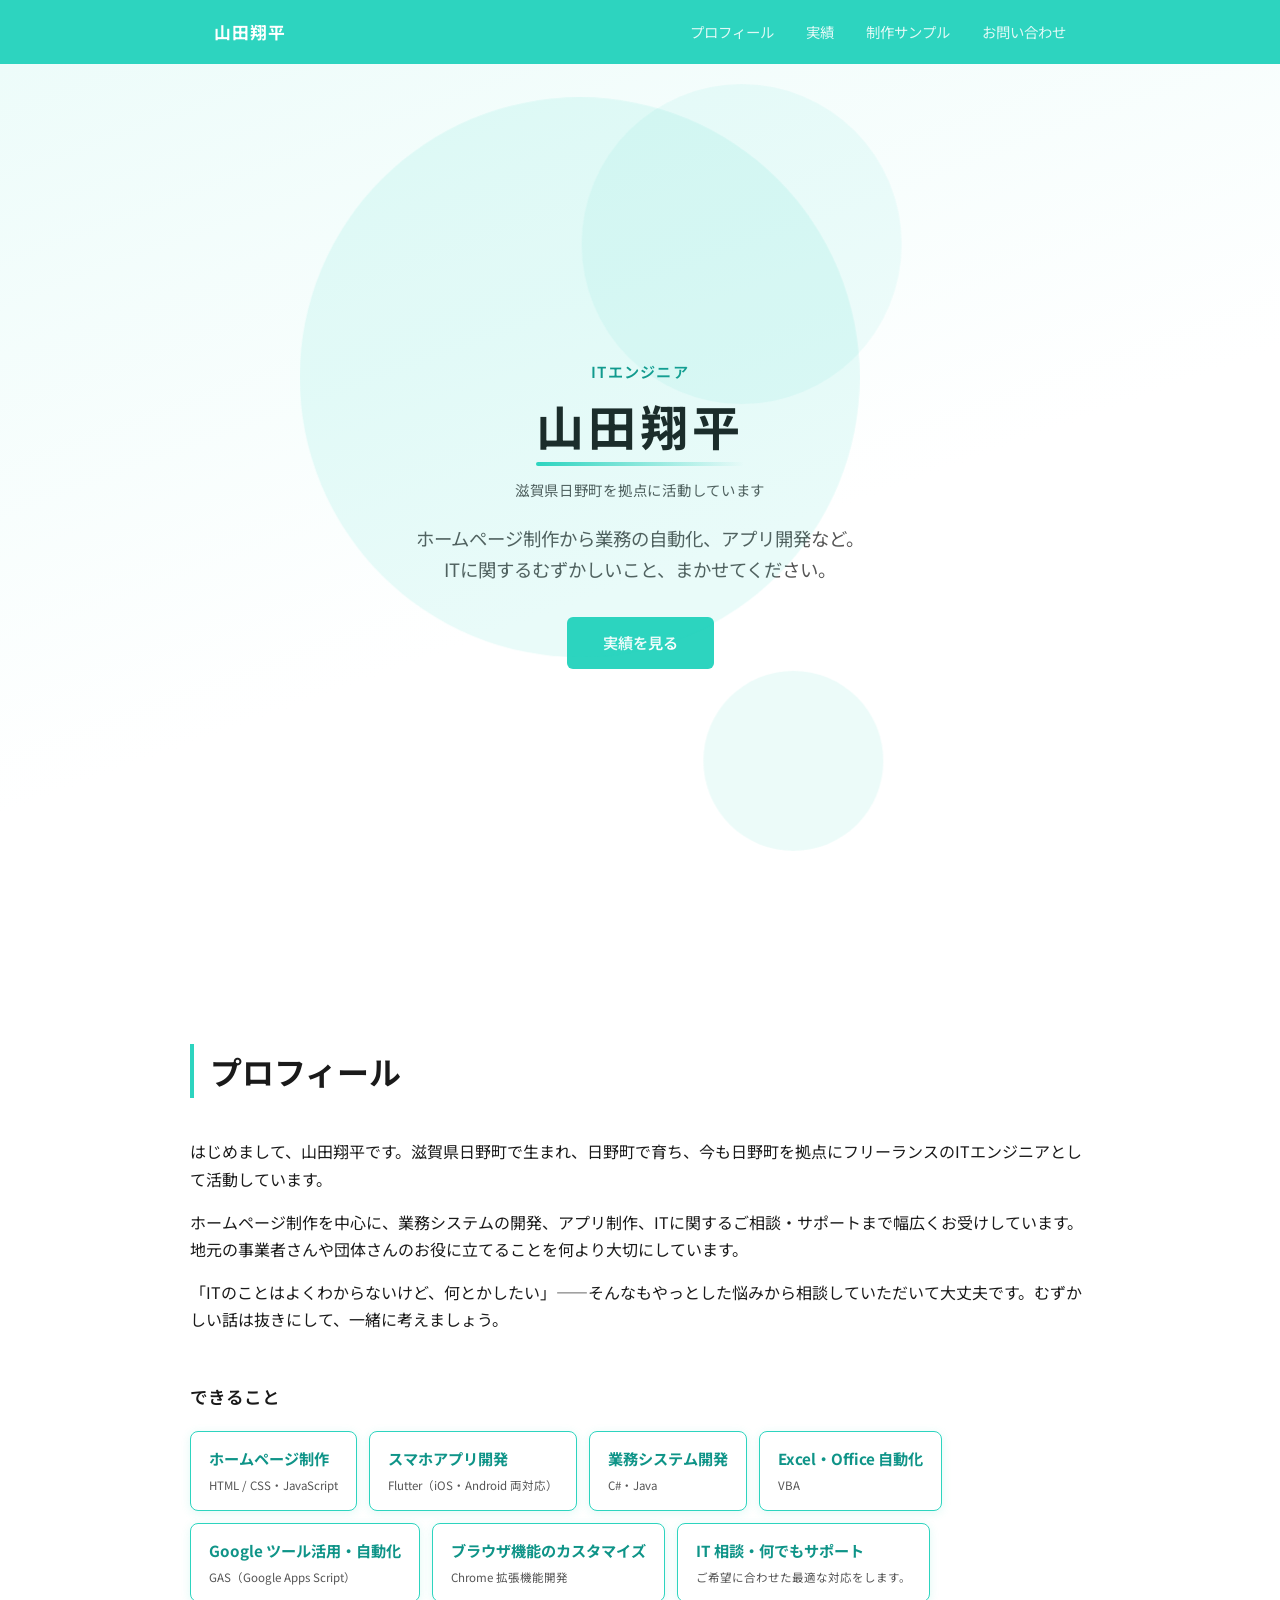
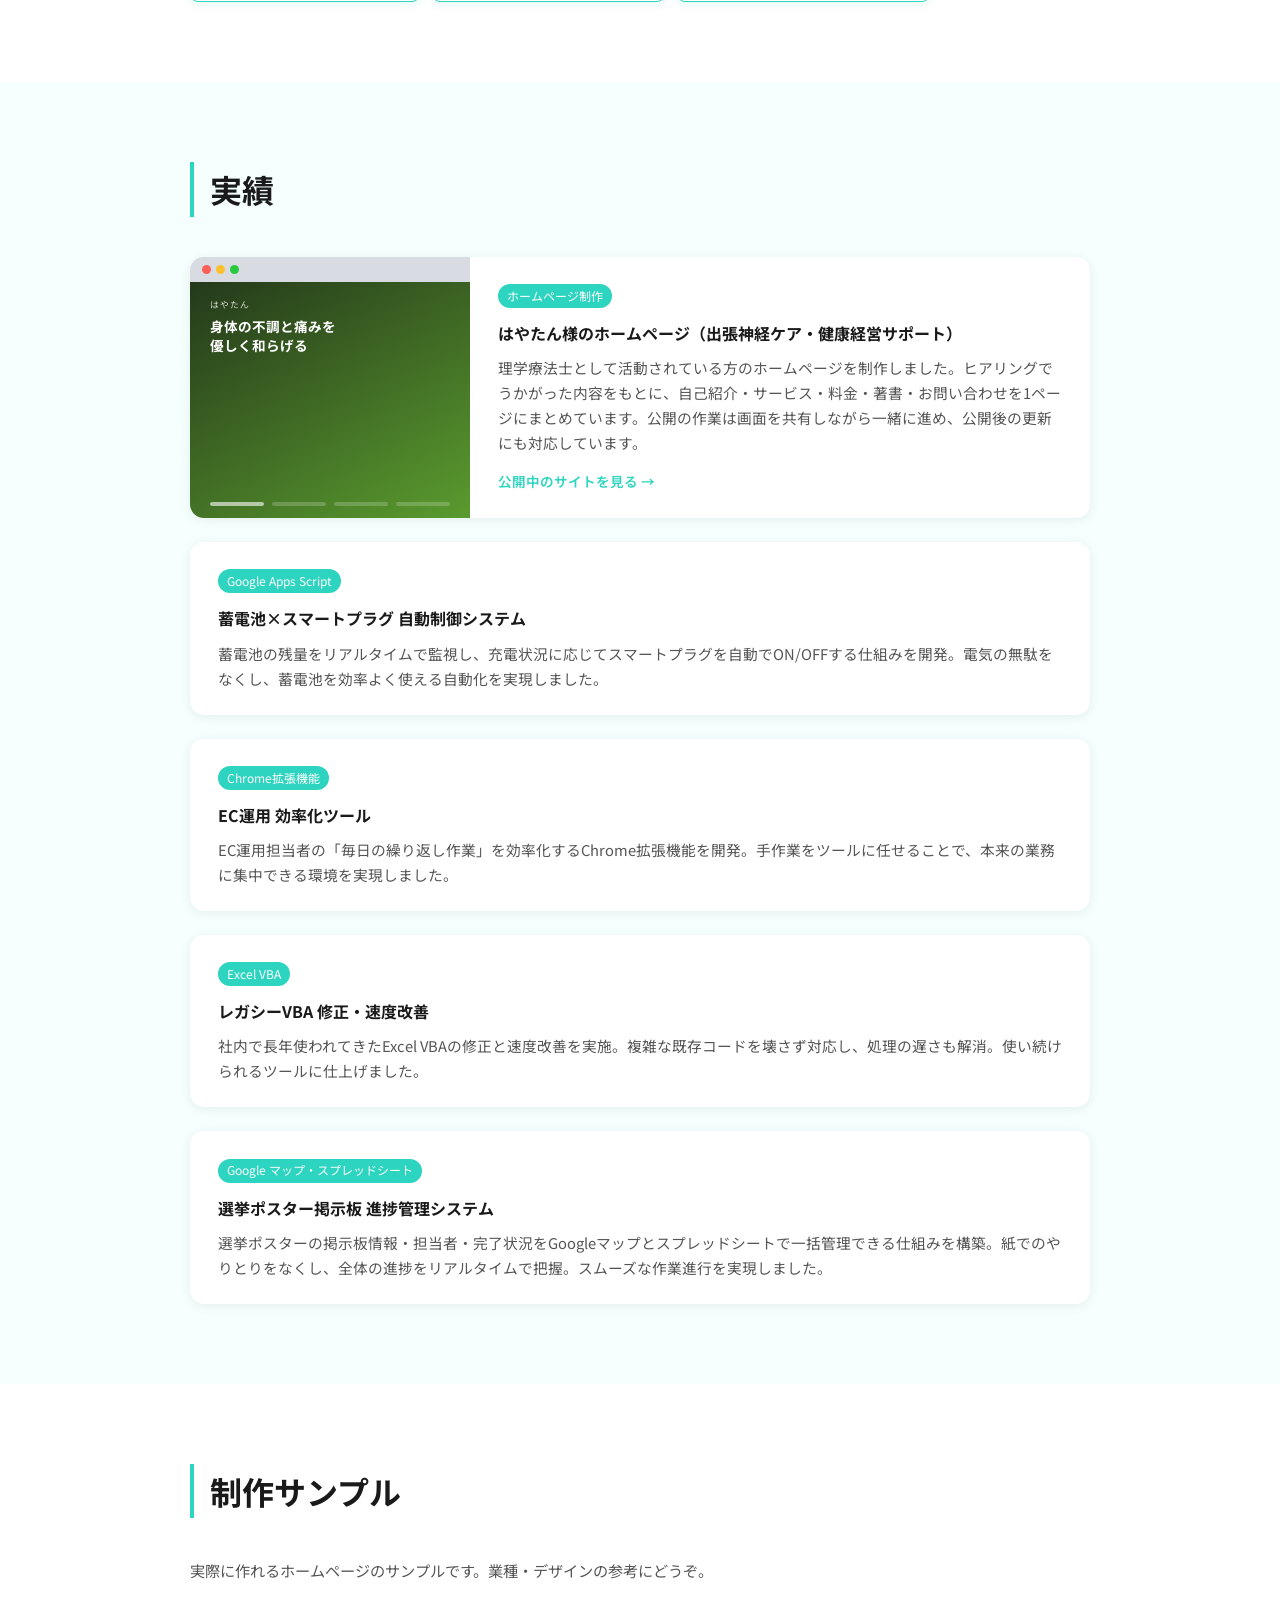
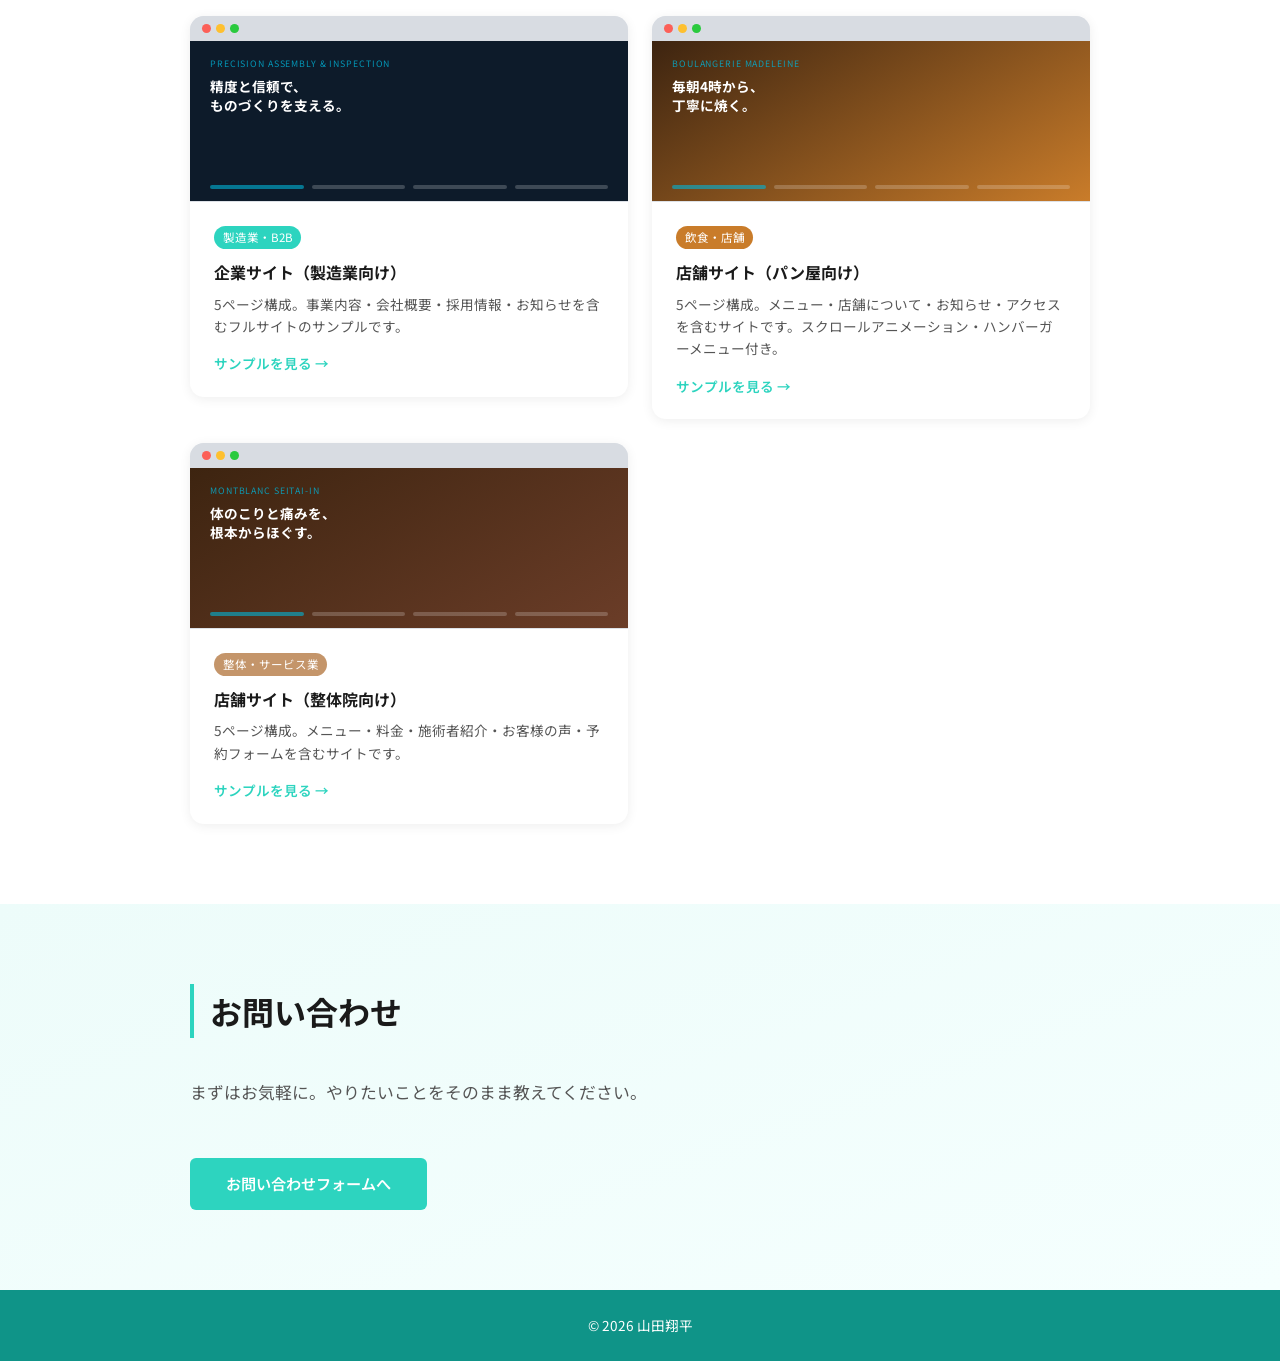
<file: index.html>
<!DOCTYPE html>
<html lang="ja">
<head>
  <meta charset="UTF-8">
  <meta name="viewport" content="width=device-width, initial-scale=1.0">
  <meta name="robots" content="noindex, nofollow">
  <title>山田翔平 | ITエンジニア</title>
  <link rel="preconnect" href="https://fonts.googleapis.com">
  <link rel="preconnect" href="https://fonts.gstatic.com" crossorigin>
  <link href="https://fonts.googleapis.com/css2?family=Noto+Sans+JP:wght@400;600;700&display=swap" rel="stylesheet">
  <link rel="stylesheet" href="style.css">
</head>
<body>

  <header class="nav" id="top">
    <div class="nav__inner">
      <a href="#top" class="nav__logo">山田翔平</a>
      <nav>
        <ul class="nav__links">
          <li><a href="#profile">プロフィール</a></li>
          <li><a href="#works">実績</a></li>
          <li><a href="#samples">制作サンプル</a></li>
          <li><a href="#contact">お問い合わせ</a></li>
        </ul>
      </nav>
    </div>
  </header>

  <section class="hero">
    <div class="hero__circle hero__circle--lg"></div>
    <div class="hero__circle hero__circle--md"></div>
    <div class="hero__circle hero__circle--sm"></div>
    <div class="hero__inner">
      <p class="hero__tagline">ITエンジニア</p>
      <h1 class="hero__name">山田翔平</h1>
      <p class="hero__location">滋賀県日野町を拠点に活動しています</p>
      <p class="hero__catchcopy"><span class="hero__phrase">ホームページ制作から</span><span class="hero__phrase">業務の自動化、アプリ開発など。</span><br><span class="hero__phrase">ITに関するむずかしいこと、</span><span class="hero__phrase">まかせてください。</span></p>
      <a href="#works" class="btn">実績を見る</a>
    </div>
  </section>

  <section class="section" id="profile">
    <div class="container">
      <h2 class="section__title fade-up">プロフィール</h2>
      <div class="profile__text">
        <p class="fade-up delay-1">はじめまして、山田翔平です。滋賀県日野町で生まれ、日野町で育ち、今も日野町を拠点にフリーランスのITエンジニアとして活動しています。</p>
        <p class="fade-up delay-2">ホームページ制作を中心に、業務システムの開発、アプリ制作、ITに関するご相談・サポートまで幅広くお受けしています。地元の事業者さんや団体さんのお役に立てることを何より大切にしています。</p>
        <p class="fade-up delay-3">「ITのことはよくわからないけど、何とかしたい」——そんなもやっとした悩みから相談していただいて大丈夫です。むずかしい話は抜きにして、一緒に考えましょう。</p>
      </div>
      <h3 class="skills__heading fade-up">できること</h3>
      <ul class="skills">
        <li class="skill-tag fade-up delay-1">
          <span class="skill-tag__label">ホームページ制作</span>
          <span class="skill-tag__tech">HTML / CSS・JavaScript</span>
        </li>
        <li class="skill-tag fade-up delay-2">
          <span class="skill-tag__label">スマホアプリ開発</span>
          <span class="skill-tag__tech">Flutter（iOS・Android 両対応）</span>
        </li>
        <li class="skill-tag fade-up delay-3">
          <span class="skill-tag__label">業務システム開発</span>
          <span class="skill-tag__tech">C#・Java</span>
        </li>
        <li class="skill-tag fade-up delay-1">
          <span class="skill-tag__label">Excel・Office 自動化</span>
          <span class="skill-tag__tech">VBA</span>
        </li>
        <li class="skill-tag fade-up delay-2">
          <span class="skill-tag__label">Google ツール活用・自動化</span>
          <span class="skill-tag__tech">GAS（Google Apps Script）</span>
        </li>
        <li class="skill-tag fade-up delay-3">
          <span class="skill-tag__label">ブラウザ機能のカスタマイズ</span>
          <span class="skill-tag__tech">Chrome 拡張機能開発</span>
        </li>
        <li class="skill-tag fade-up delay-4">
          <span class="skill-tag__label">IT 相談・何でもサポート</span>
          <span class="skill-tag__tech">ご希望に合わせた最適な対応をします。</span>
        </li>
      </ul>
    </div>
  </section>

  <section class="section section--alt" id="works">
    <div class="container">
      <h2 class="section__title fade-up">実績</h2>
      <ul class="works__list">
        <li class="work-card work-card--site fade-up delay-1">
          <a href="https://hayatan-86.com/" target="_blank" rel="noopener noreferrer">
            <div class="sample-card__browser">
              <div class="sample-card__browser-bar">
                <span></span><span></span><span></span>
              </div>
              <div class="sample-card__preview sample-card__preview--hayatan">
                <div class="sample-card__preview-hero">
                  <p class="sample-card__preview-label">はやたん</p>
                  <p class="sample-card__preview-title">身体の不調と痛みを<br>優しく和らげる</p>
                </div>
                <div class="sample-card__preview-nav">
                  <span></span><span></span><span></span><span></span>
                </div>
              </div>
            </div>
            <div class="work-card__body">
              <p class="work-card__tag">ホームページ制作</p>
              <h3 class="work-card__title">はやたん様のホームページ（出張神経ケア・健康経営サポート）</h3>
              <p class="work-card__desc">理学療法士として活動されている方のホームページを制作しました。ヒアリングでうかがった内容をもとに、自己紹介・サービス・料金・著書・お問い合わせを1ページにまとめています。公開の作業は画面を共有しながら一緒に進め、公開後の更新にも対応しています。</p>
              <span class="sample-card__link">公開中のサイトを見る →</span>
            </div>
          </a>
        </li>
        <li class="work-card fade-up delay-1">
          <p class="work-card__tag">Google Apps Script</p>
          <h3 class="work-card__title">蓄電池×スマートプラグ 自動制御システム</h3>
          <p class="work-card__desc">蓄電池の残量をリアルタイムで監視し、充電状況に応じてスマートプラグを自動でON/OFFする仕組みを開発。電気の無駄をなくし、蓄電池を効率よく使える自動化を実現しました。</p>
        </li>
        <li class="work-card fade-up delay-2">
          <p class="work-card__tag">Chrome拡張機能</p>
          <h3 class="work-card__title">EC運用 効率化ツール</h3>
          <p class="work-card__desc">EC運用担当者の「毎日の繰り返し作業」を効率化するChrome拡張機能を開発。手作業をツールに任せることで、本来の業務に集中できる環境を実現しました。</p>
        </li>
        <li class="work-card fade-up delay-3">
          <p class="work-card__tag">Excel VBA</p>
          <h3 class="work-card__title">レガシーVBA 修正・速度改善</h3>
          <p class="work-card__desc">社内で長年使われてきたExcel VBAの修正と速度改善を実施。複雑な既存コードを壊さず対応し、処理の遅さも解消。使い続けられるツールに仕上げました。</p>
        </li>
        <li class="work-card fade-up delay-4">
          <p class="work-card__tag">Google マップ・スプレッドシート</p>
          <h3 class="work-card__title">選挙ポスター掲示板 進捗管理システム</h3>
          <p class="work-card__desc">選挙ポスターの掲示板情報・担当者・完了状況をGoogleマップとスプレッドシートで一括管理できる仕組みを構築。紙でのやりとりをなくし、全体の進捗をリアルタイムで把握。スムーズな作業進行を実現しました。</p>
        </li>
      </ul>
    </div>
  </section>

  <section class="section" id="samples">
    <div class="container">
      <h2 class="section__title fade-up">制作サンプル</h2>
      <p class="samples__lead fade-up delay-1">実際に作れるホームページのサンプルです。業種・デザインの参考にどうぞ。</p>
      <ul class="samples__list">
        <li class="sample-card fade-up delay-1">
          <a href="samples/sample01/index.html" target="_blank" rel="noopener noreferrer">
            <div class="sample-card__browser">
              <div class="sample-card__browser-bar">
                <span></span><span></span><span></span>
              </div>
              <div class="sample-card__preview">
                <div class="sample-card__preview-hero">
                  <p class="sample-card__preview-label">Precision Assembly &amp; Inspection</p>
                  <p class="sample-card__preview-title">精度と信頼で、<br>ものづくりを支える。</p>
                </div>
                <div class="sample-card__preview-nav">
                  <span></span><span></span><span></span><span></span>
                </div>
              </div>
            </div>
            <div class="sample-card__body">
              <p class="sample-card__tag">製造業・B2B</p>
              <h3 class="sample-card__title">企業サイト（製造業向け）</h3>
              <p class="sample-card__desc">5ページ構成。事業内容・会社概要・採用情報・お知らせを含むフルサイトのサンプルです。</p>
              <span class="sample-card__link">サンプルを見る →</span>
            </div>
          </a>
        </li>
        <li class="sample-card fade-up delay-2">
          <a href="samples/sample03/index.html" target="_blank" rel="noopener noreferrer">
            <div class="sample-card__browser">
              <div class="sample-card__browser-bar">
                <span></span><span></span><span></span>
              </div>
              <div class="sample-card__preview sample-card__preview--bakery">
                <div class="sample-card__preview-hero">
                  <p class="sample-card__preview-label">Boulangerie Madeleine</p>
                  <p class="sample-card__preview-title">毎朝4時から、<br>丁寧に焼く。</p>
                </div>
                <div class="sample-card__preview-nav">
                  <span></span><span></span><span></span><span></span>
                </div>
              </div>
            </div>
            <div class="sample-card__body">
              <p class="sample-card__tag sample-card__tag--bakery">飲食・店舗</p>
              <h3 class="sample-card__title">店舗サイト（パン屋向け）</h3>
              <p class="sample-card__desc">5ページ構成。メニュー・店舗について・お知らせ・アクセスを含むサイトです。スクロールアニメーション・ハンバーガーメニュー付き。</p>
              <span class="sample-card__link">サンプルを見る →</span>
            </div>
          </a>
        </li>
        <li class="sample-card fade-up delay-3">
          <a href="samples/sample02/index.html" target="_blank" rel="noopener noreferrer">
            <div class="sample-card__browser">
              <div class="sample-card__browser-bar">
                <span></span><span></span><span></span>
              </div>
              <div class="sample-card__preview sample-card__preview--warm">
                <div class="sample-card__preview-hero">
                  <p class="sample-card__preview-label">Montblanc Seitai-in</p>
                  <p class="sample-card__preview-title">体のこりと痛みを、<br>根本からほぐす。</p>
                </div>
                <div class="sample-card__preview-nav">
                  <span></span><span></span><span></span><span></span>
                </div>
              </div>
            </div>
            <div class="sample-card__body">
              <p class="sample-card__tag sample-card__tag--warm">整体・サービス業</p>
              <h3 class="sample-card__title">店舗サイト（整体院向け）</h3>
              <p class="sample-card__desc">5ページ構成。メニュー・料金・施術者紹介・お客様の声・予約フォームを含むサイトです。</p>
              <span class="sample-card__link">サンプルを見る →</span>
            </div>
          </a>
        </li>
      </ul>
    </div>
  </section>

  <section class="section section--alt" id="contact">
    <div class="container">
      <h2 class="section__title fade-up">お問い合わせ</h2>
      <p class="contact__lead fade-up delay-1">まずはお気軽に。やりたいことをそのまま教えてください。</p>
      <a href="https://forms.gle/zqJ8c3pQj29Q1jH1A" class="btn fade-up delay-2" target="_blank" rel="noopener noreferrer">お問い合わせフォームへ</a>
    </div>
  </section>

  <footer class="footer">
    <p>© 2026 山田翔平</p>
  </footer>

  <script>
    const nav = document.querySelector('.nav');
    window.addEventListener('scroll', () => {
      nav.classList.toggle('nav--scrolled', window.scrollY > 0);
    });

    const hero = document.querySelector('.hero');
    const balls = Array.from(document.querySelectorAll('.hero__circle')).map(el => {
      const size = el.offsetWidth;
      const x = Math.random() * (hero.offsetWidth - size);
      const y = Math.random() * (hero.offsetHeight - size);
      const speed = 0.4 + Math.random() * 0.4;
      const angle = Math.random() * Math.PI * 2;
      el.style.left = '0px';
      el.style.top = '0px';
      el.style.transform = `translate(${x}px, ${y}px)`;
      return { el, x, y, dx: Math.cos(angle) * speed, dy: Math.sin(angle) * speed, size };
    });

    function animate() {
      const w = hero.offsetWidth;
      const h = hero.offsetHeight;
      balls.forEach(b => {
        b.x += b.dx;
        b.y += b.dy;
        if (b.x <= 0)          { b.x = 0;          b.dx =  Math.abs(b.dx); }
        if (b.x >= w - b.size) { b.x = w - b.size; b.dx = -Math.abs(b.dx); }
        if (b.y <= 0)          { b.y = 0;           b.dy =  Math.abs(b.dy); }
        if (b.y >= h - b.size) { b.y = h - b.size;  b.dy = -Math.abs(b.dy); }
        b.el.style.transform = `translate(${b.x}px, ${b.y}px)`;
      });
      requestAnimationFrame(animate);
    }

    animate();

    const fadeEls = document.querySelectorAll('.fade-up');
    const obs = new IntersectionObserver(entries => {
      entries.forEach(e => { if (e.isIntersecting) { e.target.classList.add('is-visible'); obs.unobserve(e.target); } });
    }, { threshold: 0.12 });
    fadeEls.forEach(el => obs.observe(el));
  </script>

</body>
</html>
</file>
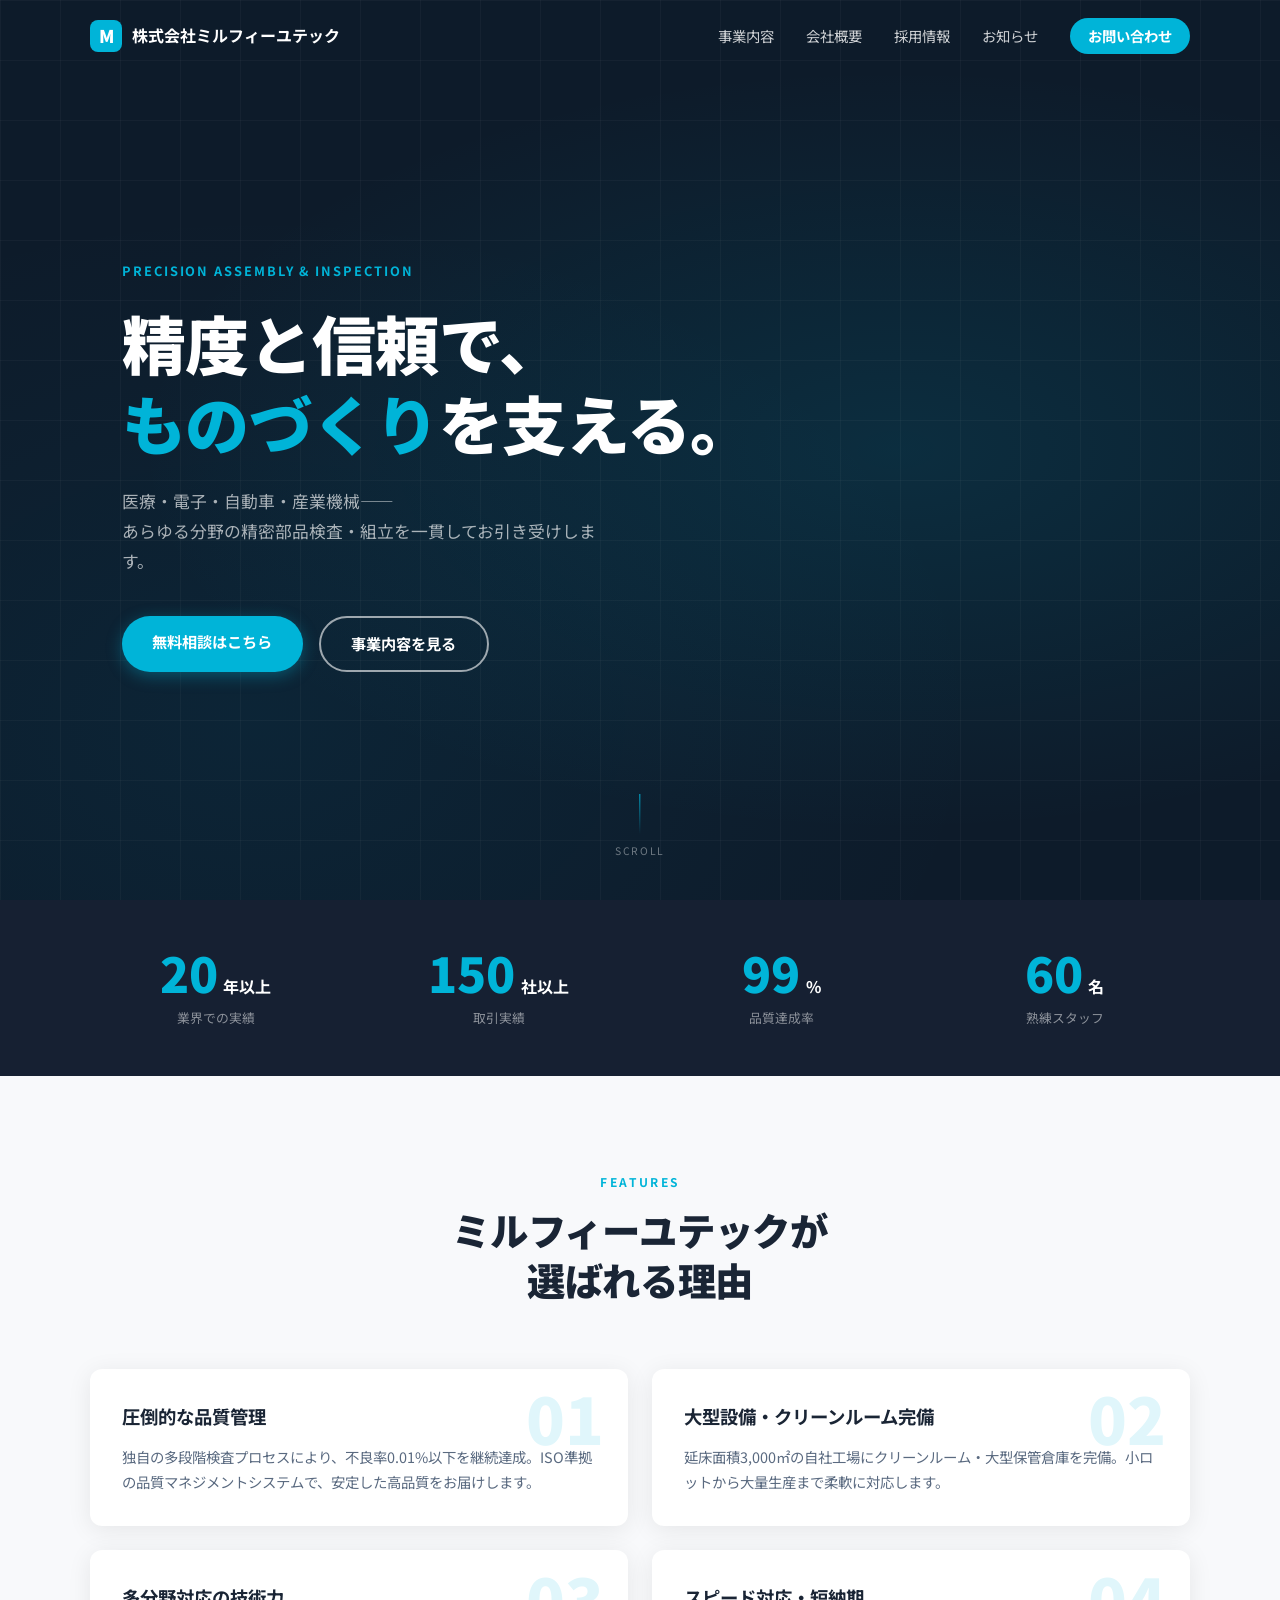
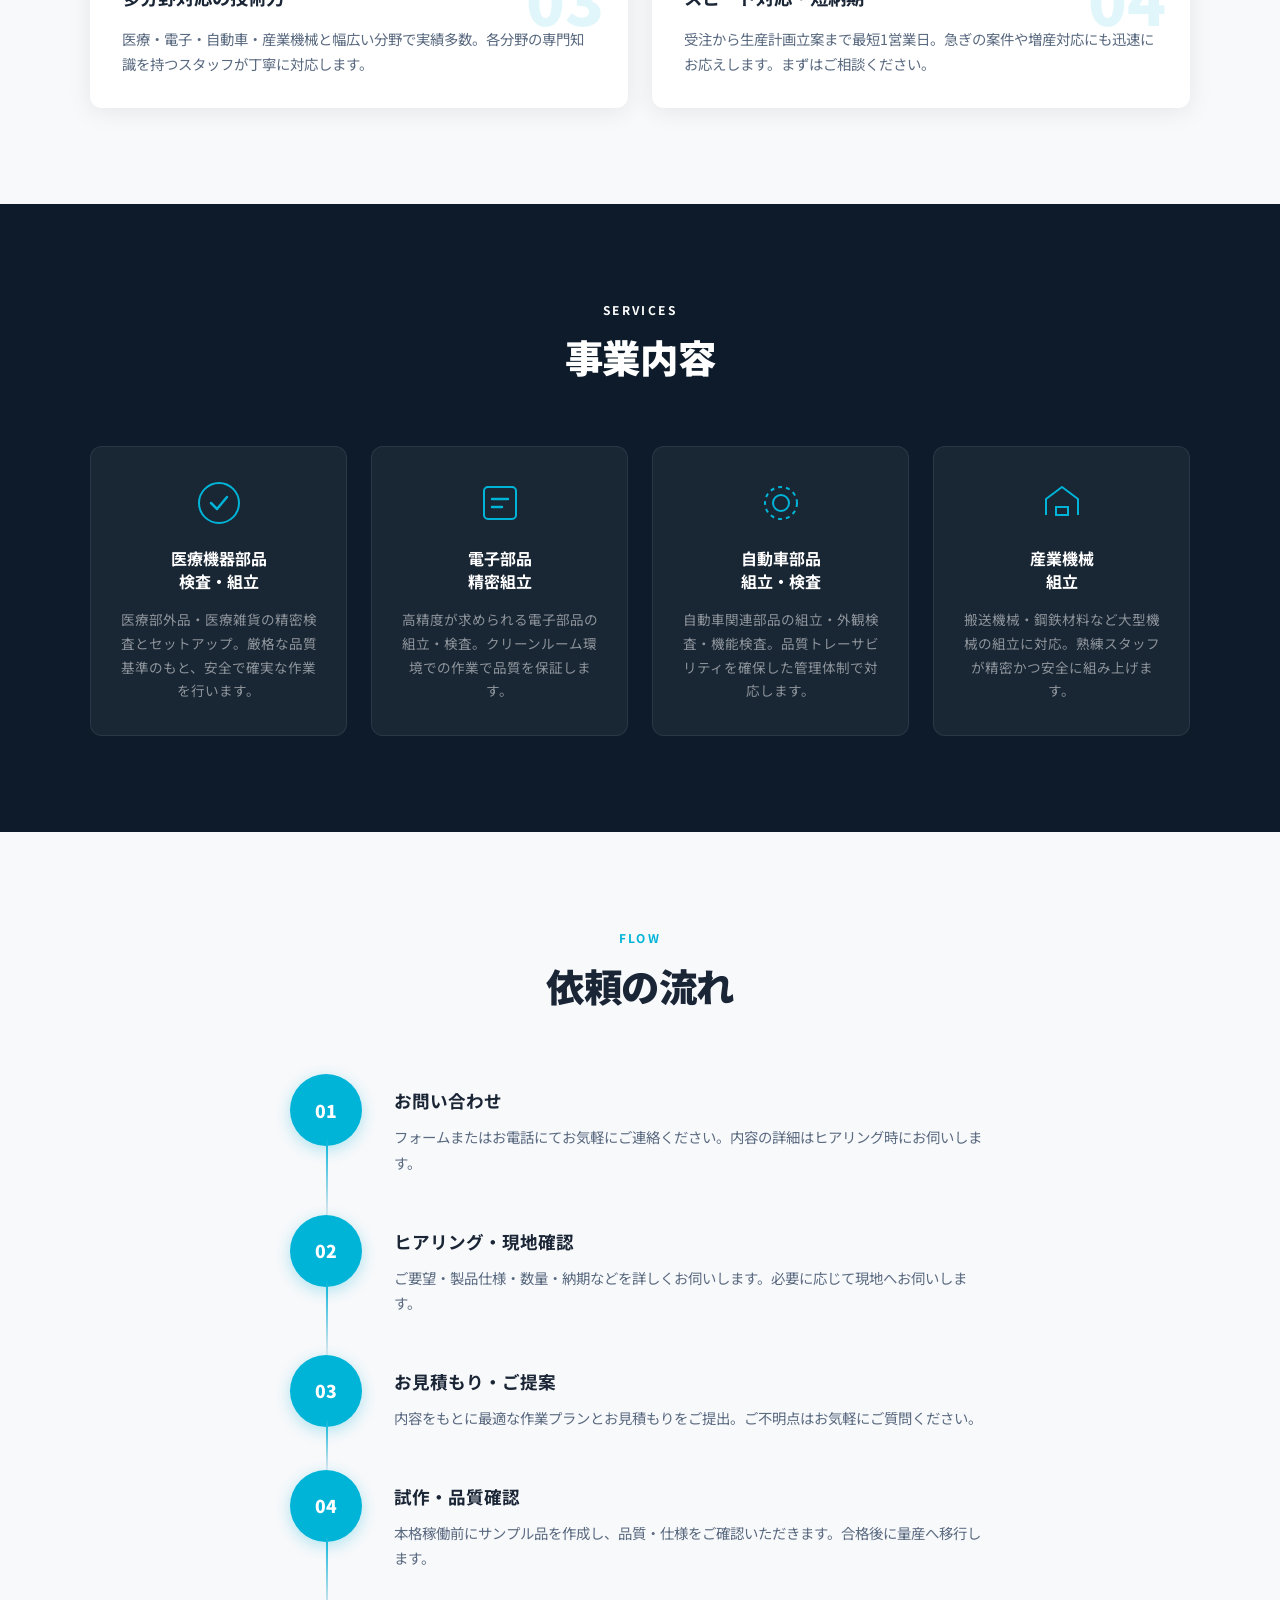
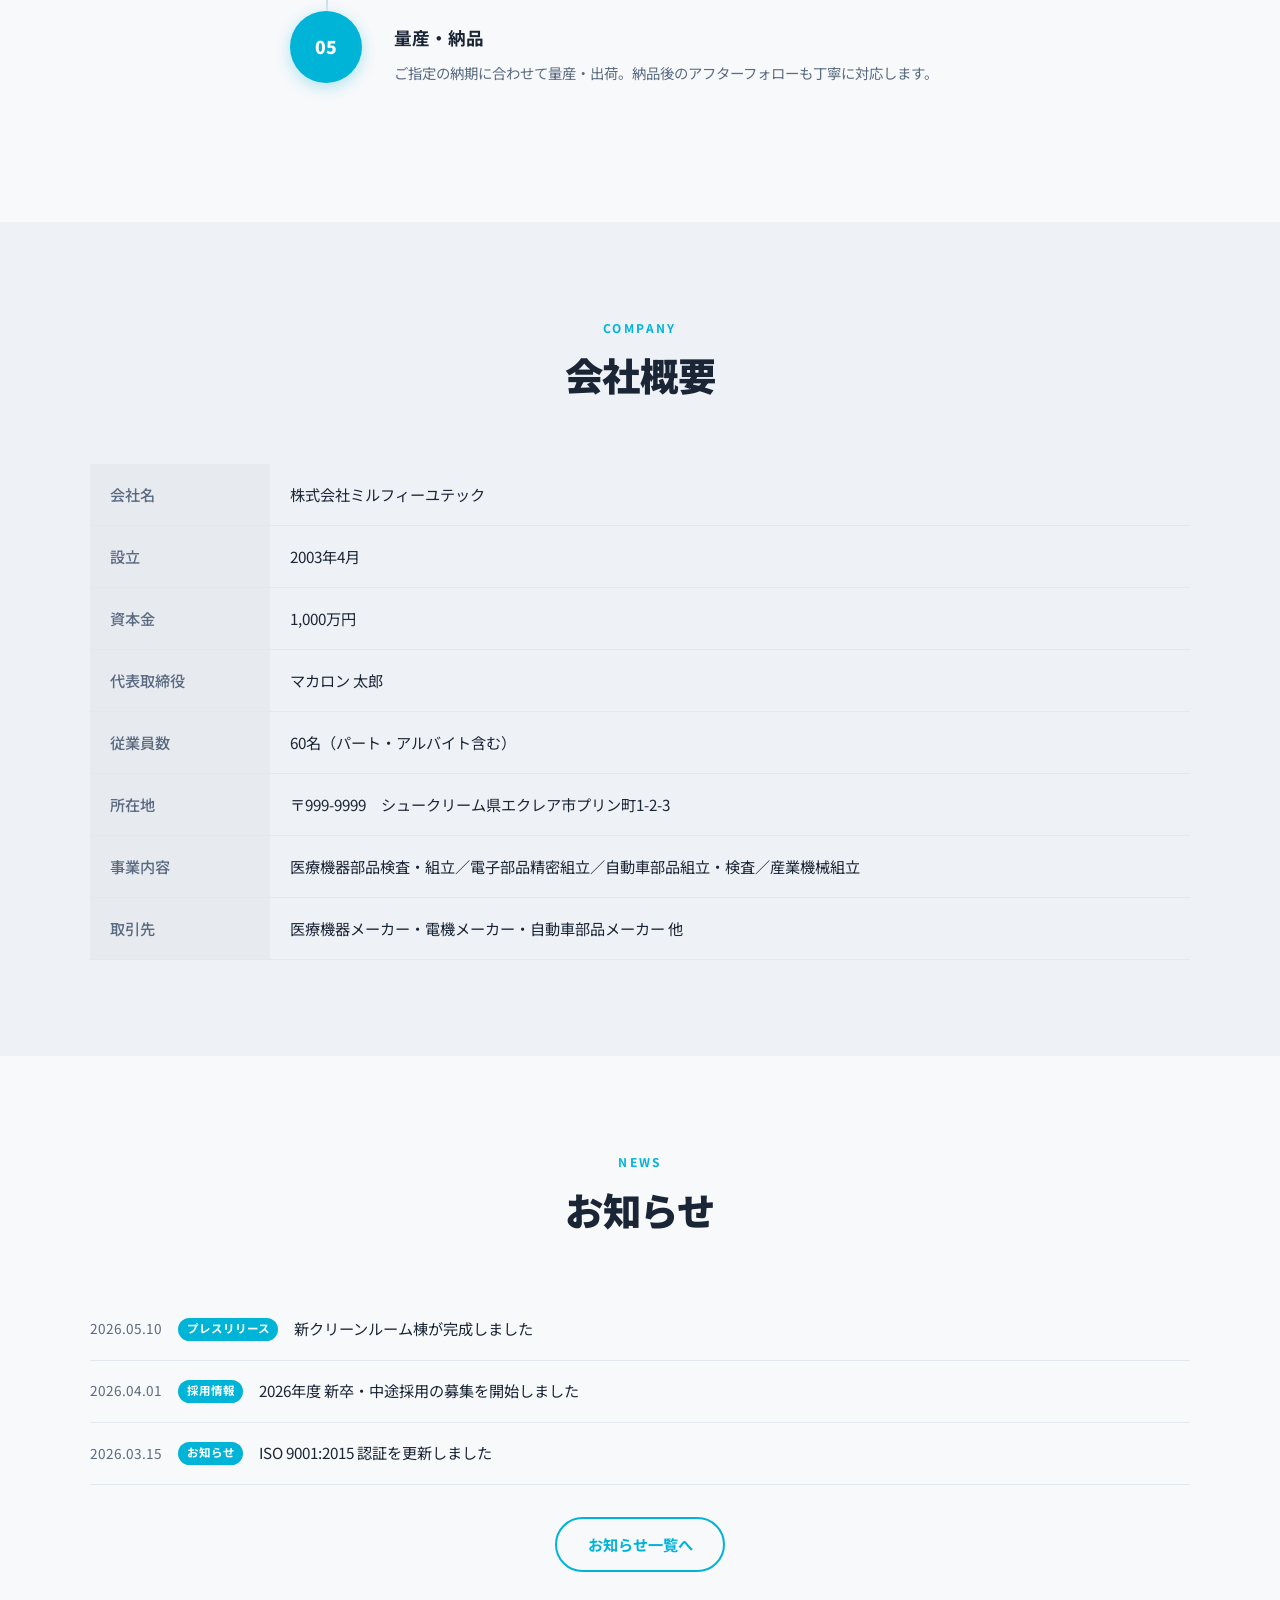
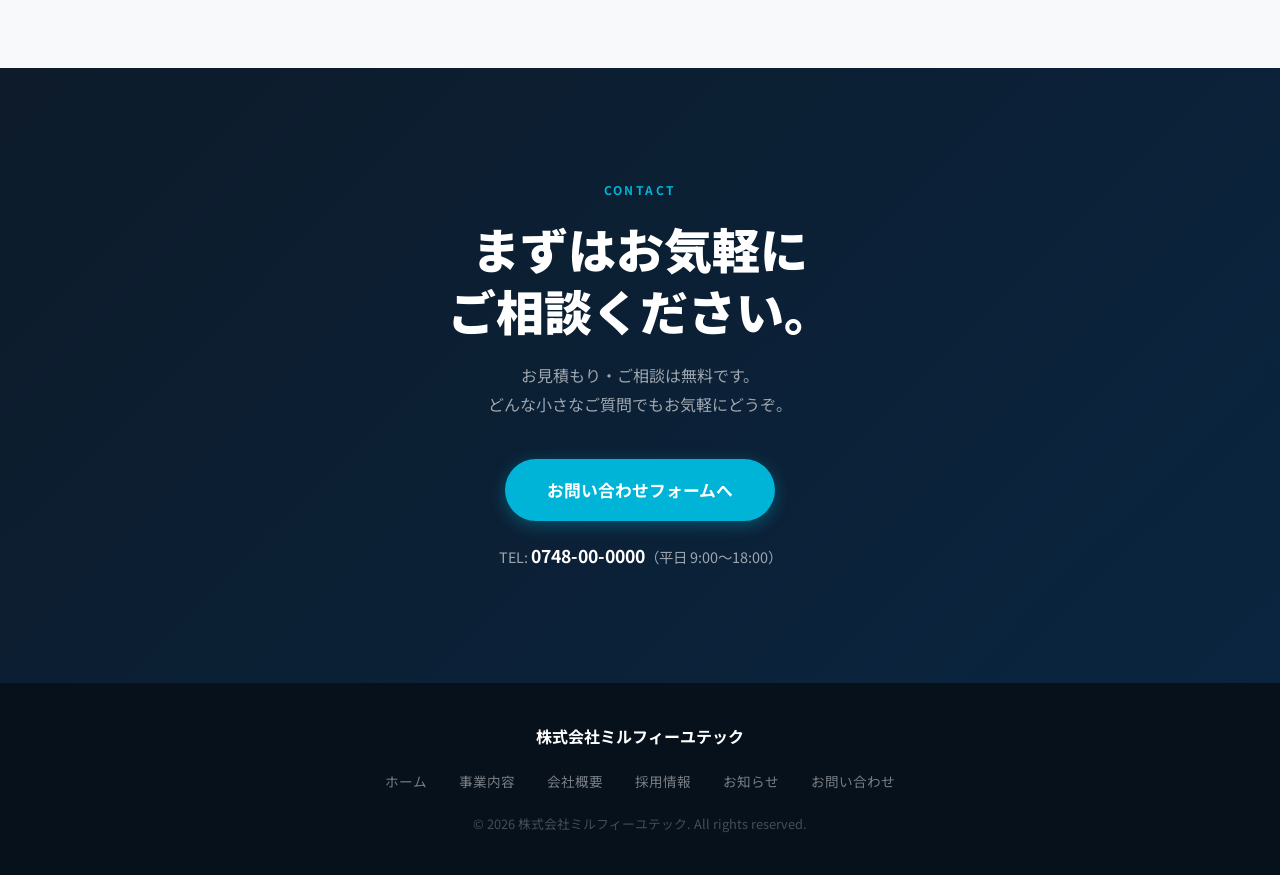
<file: samples/sample01/index.html>
<!DOCTYPE html>
<html lang="ja">
<head>
  <meta charset="UTF-8">
  <meta name="viewport" content="width=device-width, initial-scale=1.0">
  <title>株式会社ミルフィーユテック | 精密部品検査・組立</title>
  <link rel="preconnect" href="https://fonts.googleapis.com">
  <link rel="preconnect" href="https://fonts.gstatic.com" crossorigin>
  <link href="https://fonts.googleapis.com/css2?family=Noto+Sans+JP:wght@400;500;700;900&display=swap" rel="stylesheet">
  <link rel="stylesheet" href="style.css">
</head>
<body>

  <!-- Nav -->
  <header class="nav" id="top">
    <div class="nav__inner">
      <a href="index.html" class="nav__logo">
        <span class="nav__logo-mark">M</span>
        <span>株式会社ミルフィーユテック</span>
      </a>
      <nav>
        <ul class="nav__links">
          <li><a href="services.html">事業内容</a></li>
          <li><a href="company.html">会社概要</a></li>
          <li><a href="recruit.html">採用情報</a></li>
          <li><a href="news.html">お知らせ</a></li>
          <li><a href="#contact" class="nav__cta">お問い合わせ</a></li>
        </ul>
      </nav>
      <button class="nav__hamburger" aria-label="メニュー">
        <span></span><span></span><span></span>
      </button>
    </div>
  </header>

  <div class="nav__drawer">
    <a href="services.html">事業内容</a>
    <a href="company.html">会社概要</a>
    <a href="recruit.html">採用情報</a>
    <a href="news.html">お知らせ</a>
    <a href="#contact" class="nav__cta">お問い合わせ</a>
  </div>
  <div class="nav__overlay"></div>

  <!-- Hero -->
  <section class="hero" id="hero">
    <div class="hero__bg">
      <div class="hero__grid"></div>
    </div>
    <div class="hero__inner">
      <p class="hero__label">Precision Assembly &amp; Inspection</p>
      <h1 class="hero__title">精度と信頼で、<br><span class="hero__title--accent">ものづくり</span>を支える。</h1>
      <p class="hero__sub">医療・電子・自動車・産業機械——<br>あらゆる分野の精密部品検査・組立を一貫してお引き受けします。</p>
      <div class="hero__actions">
        <a href="#contact" class="btn btn--primary">無料相談はこちら</a>
        <a href="#services" class="btn btn--outline">事業内容を見る</a>
      </div>
    </div>
    <div class="hero__scroll">
      <span></span>
      <p>SCROLL</p>
    </div>
  </section>

  <!-- Stats -->
  <section class="stats">
    <div class="stats__inner">
      <div class="stats__item">
        <p class="stats__num" data-target="20">0</p>
        <p class="stats__unit">年以上</p>
        <p class="stats__label">業界での実績</p>
      </div>
      <div class="stats__item">
        <p class="stats__num" data-target="150">0</p>
        <p class="stats__unit">社以上</p>
        <p class="stats__label">取引実績</p>
      </div>
      <div class="stats__item">
        <p class="stats__num" data-target="99">0</p>
        <p class="stats__unit">%</p>
        <p class="stats__label">品質達成率</p>
      </div>
      <div class="stats__item">
        <p class="stats__num" data-target="60">0</p>
        <p class="stats__unit">名</p>
        <p class="stats__label">熟練スタッフ</p>
      </div>
    </div>
  </section>

  <!-- Features -->
  <section class="section" id="features">
    <div class="container">
      <div class="section__head">
        <p class="section__label">FEATURES</p>
        <h2 class="section__title">ミルフィーユテックが<br>選ばれる理由</h2>
      </div>
      <div class="features__grid">
        <div class="feature-card">
          <div class="feature-card__num">01</div>
          <h3 class="feature-card__title">圧倒的な品質管理</h3>
          <p class="feature-card__desc">独自の多段階検査プロセスにより、不良率0.01%以下を継続達成。ISO準拠の品質マネジメントシステムで、安定した高品質をお届けします。</p>
        </div>
        <div class="feature-card">
          <div class="feature-card__num">02</div>
          <h3 class="feature-card__title">大型設備・クリーンルーム完備</h3>
          <p class="feature-card__desc">延床面積3,000㎡の自社工場にクリーンルーム・大型保管倉庫を完備。小ロットから大量生産まで柔軟に対応します。</p>
        </div>
        <div class="feature-card">
          <div class="feature-card__num">03</div>
          <h3 class="feature-card__title">多分野対応の技術力</h3>
          <p class="feature-card__desc">医療・電子・自動車・産業機械と幅広い分野で実績多数。各分野の専門知識を持つスタッフが丁寧に対応します。</p>
        </div>
        <div class="feature-card">
          <div class="feature-card__num">04</div>
          <h3 class="feature-card__title">スピード対応・短納期</h3>
          <p class="feature-card__desc">受注から生産計画立案まで最短1営業日。急ぎの案件や増産対応にも迅速にお応えします。まずはご相談ください。</p>
        </div>
      </div>
    </div>
  </section>

  <!-- Services -->
  <section class="section section--dark" id="services">
    <div class="container">
      <div class="section__head section__head--light">
        <p class="section__label">SERVICES</p>
        <h2 class="section__title">事業内容</h2>
      </div>
      <div class="services__grid">
        <div class="service-card">
          <div class="service-card__icon">
            <svg viewBox="0 0 48 48" fill="none" xmlns="http://www.w3.org/2000/svg">
              <circle cx="24" cy="24" r="20" stroke="currentColor" stroke-width="2"/>
              <path d="M16 24l6 6 10-12" stroke="currentColor" stroke-width="2.5" stroke-linecap="round" stroke-linejoin="round"/>
            </svg>
          </div>
          <h3 class="service-card__title">医療機器部品<br>検査・組立</h3>
          <p class="service-card__desc">医療部外品・医療雑貨の精密検査とセットアップ。厳格な品質基準のもと、安全で確実な作業を行います。</p>
        </div>
        <div class="service-card">
          <div class="service-card__icon">
            <svg viewBox="0 0 48 48" fill="none" xmlns="http://www.w3.org/2000/svg">
              <rect x="8" y="8" width="32" height="32" rx="4" stroke="currentColor" stroke-width="2"/>
              <path d="M16 20h16M16 28h10" stroke="currentColor" stroke-width="2.5" stroke-linecap="round"/>
            </svg>
          </div>
          <h3 class="service-card__title">電子部品<br>精密組立</h3>
          <p class="service-card__desc">高精度が求められる電子部品の組立・検査。クリーンルーム環境での作業で品質を保証します。</p>
        </div>
        <div class="service-card">
          <div class="service-card__icon">
            <svg viewBox="0 0 48 48" fill="none" xmlns="http://www.w3.org/2000/svg">
              <circle cx="24" cy="24" r="8" stroke="currentColor" stroke-width="2"/>
              <circle cx="24" cy="24" r="16" stroke="currentColor" stroke-width="2" stroke-dasharray="4 4"/>
            </svg>
          </div>
          <h3 class="service-card__title">自動車部品<br>組立・検査</h3>
          <p class="service-card__desc">自動車関連部品の組立・外観検査・機能検査。品質トレーサビリティを確保した管理体制で対応します。</p>
        </div>
        <div class="service-card">
          <div class="service-card__icon">
            <svg viewBox="0 0 48 48" fill="none" xmlns="http://www.w3.org/2000/svg">
              <path d="M8 36V20l16-12 16 12v16" stroke="currentColor" stroke-width="2" stroke-linejoin="round"/>
              <rect x="18" y="28" width="12" height="8" stroke="currentColor" stroke-width="2"/>
            </svg>
          </div>
          <h3 class="service-card__title">産業機械<br>組立</h3>
          <p class="service-card__desc">搬送機械・鋼鉄材料など大型機械の組立に対応。熟練スタッフが精密かつ安全に組み上げます。</p>
        </div>
      </div>
    </div>
  </section>

  <!-- Flow -->
  <section class="section" id="flow">
    <div class="container">
      <div class="section__head">
        <p class="section__label">FLOW</p>
        <h2 class="section__title">依頼の流れ</h2>
      </div>
      <div class="flow__list">
        <div class="flow-step">
          <div class="flow-step__num">01</div>
          <div class="flow-step__body">
            <h3 class="flow-step__title">お問い合わせ</h3>
            <p class="flow-step__desc">フォームまたはお電話にてお気軽にご連絡ください。内容の詳細はヒアリング時にお伺いします。</p>
          </div>
        </div>
        <div class="flow-step">
          <div class="flow-step__num">02</div>
          <div class="flow-step__body">
            <h3 class="flow-step__title">ヒアリング・現地確認</h3>
            <p class="flow-step__desc">ご要望・製品仕様・数量・納期などを詳しくお伺いします。必要に応じて現地へお伺いします。</p>
          </div>
        </div>
        <div class="flow-step">
          <div class="flow-step__num">03</div>
          <div class="flow-step__body">
            <h3 class="flow-step__title">お見積もり・ご提案</h3>
            <p class="flow-step__desc">内容をもとに最適な作業プランとお見積もりをご提出。ご不明点はお気軽にご質問ください。</p>
          </div>
        </div>
        <div class="flow-step">
          <div class="flow-step__num">04</div>
          <div class="flow-step__body">
            <h3 class="flow-step__title">試作・品質確認</h3>
            <p class="flow-step__desc">本格稼働前にサンプル品を作成し、品質・仕様をご確認いただきます。合格後に量産へ移行します。</p>
          </div>
        </div>
        <div class="flow-step">
          <div class="flow-step__num">05</div>
          <div class="flow-step__body">
            <h3 class="flow-step__title">量産・納品</h3>
            <p class="flow-step__desc">ご指定の納期に合わせて量産・出荷。納品後のアフターフォローも丁寧に対応します。</p>
          </div>
        </div>
      </div>
    </div>
  </section>

  <!-- Company -->
  <section class="section section--alt" id="company">
    <div class="container">
      <div class="section__head">
        <p class="section__label">COMPANY</p>
        <h2 class="section__title">会社概要</h2>
      </div>
      <table class="company-table">
        <tbody>
          <tr>
            <th>会社名</th>
            <td>株式会社ミルフィーユテック</td>
          </tr>
          <tr>
            <th>設立</th>
            <td>2003年4月</td>
          </tr>
          <tr>
            <th>資本金</th>
            <td>1,000万円</td>
          </tr>
          <tr>
            <th>代表取締役</th>
            <td>マカロン 太郎</td>
          </tr>
          <tr>
            <th>従業員数</th>
            <td>60名（パート・アルバイト含む）</td>
          </tr>
          <tr>
            <th>所在地</th>
            <td>〒999-9999　シュークリーム県エクレア市プリン町1-2-3</td>
          </tr>
          <tr>
            <th>事業内容</th>
            <td>医療機器部品検査・組立／電子部品精密組立／自動車部品組立・検査／産業機械組立</td>
          </tr>
          <tr>
            <th>取引先</th>
            <td>医療機器メーカー・電機メーカー・自動車部品メーカー 他</td>
          </tr>
        </tbody>
      </table>
    </div>
  </section>

  <!-- News -->
  <section class="section" id="news">
    <div class="container">
      <div class="section__head">
        <p class="section__label">NEWS</p>
        <h2 class="section__title">お知らせ</h2>
      </div>
      <ul class="news__list">
        <li class="news-item">
          <a href="news.html">
            <span class="news-item__date">2026.05.10</span>
            <span class="news-item__cat">プレスリリース</span>
            <span class="news-item__title">新クリーンルーム棟が完成しました</span>
          </a>
        </li>
        <li class="news-item">
          <a href="news.html">
            <span class="news-item__date">2026.04.01</span>
            <span class="news-item__cat">採用情報</span>
            <span class="news-item__title">2026年度 新卒・中途採用の募集を開始しました</span>
          </a>
        </li>
        <li class="news-item">
          <a href="news.html">
            <span class="news-item__date">2026.03.15</span>
            <span class="news-item__cat">お知らせ</span>
            <span class="news-item__title">ISO 9001:2015 認証を更新しました</span>
          </a>
        </li>
      </ul>
      <div class="news__more">
        <a href="news.html" class="btn btn--ghost">お知らせ一覧へ</a>
      </div>
    </div>
  </section>

  <!-- Contact -->
  <section class="section section--cta" id="contact">
    <div class="container">
      <p class="cta__label">CONTACT</p>
      <h2 class="cta__title">まずはお気軽に<br>ご相談ください。</h2>
      <p class="cta__sub">お見積もり・ご相談は無料です。<br>どんな小さなご質問でもお気軽にどうぞ。</p>
      <div class="cta__actions">
        <a href="#" class="btn btn--primary btn--lg">お問い合わせフォームへ</a>
        <p class="cta__tel">TEL: <a href="tel:0748-00-0000">0748-00-0000</a>（平日 9:00〜18:00）</p>
      </div>
    </div>
  </section>

  <!-- Footer -->
  <footer class="footer">
    <div class="footer__inner">
      <p class="footer__logo">株式会社ミルフィーユテック</p>
      <nav class="footer__nav">
        <a href="index.html">ホーム</a>
        <a href="services.html">事業内容</a>
        <a href="company.html">会社概要</a>
        <a href="recruit.html">採用情報</a>
        <a href="news.html">お知らせ</a>
        <a href="#contact">お問い合わせ</a>
      </nav>
      <p class="footer__copy">© 2026 株式会社ミルフィーユテック. All rights reserved.</p>
    </div>
  </footer>

  <script>
    const nav = document.querySelector('.nav');
    window.addEventListener('scroll', () => {
      nav.classList.toggle('nav--scrolled', window.scrollY > 50);
    });
    const hamburger = document.querySelector('.nav__hamburger');
    const drawer = document.querySelector('.nav__drawer');
    const overlay = document.querySelector('.nav__overlay');
    function closeMenu() {
      hamburger.classList.remove('is-open');
      drawer.classList.remove('is-open');
      overlay.classList.remove('is-open');
    }
    hamburger.addEventListener('click', () => {
      const opening = !drawer.classList.contains('is-open');
      if (opening) {
        drawer.classList.add('is-open');
        overlay.classList.add('is-open');
        hamburger.classList.add('is-open');
      } else {
        closeMenu();
      }
    });
    overlay.addEventListener('click', closeMenu);
    drawer.querySelectorAll('a').forEach(a => a.addEventListener('click', closeMenu));

    // Counter animation
    const counters = document.querySelectorAll('.stats__num');
    const observer = new IntersectionObserver(entries => {
      entries.forEach(entry => {
        if (!entry.isIntersecting) return;
        const el = entry.target;
        const target = +el.dataset.target;
        let current = 0;
        const step = Math.ceil(target / 60);
        const timer = setInterval(() => {
          current = Math.min(current + step, target);
          el.textContent = current;
          if (current >= target) clearInterval(timer);
        }, 20);
        observer.unobserve(el);
      });
    }, { threshold: 0.5 });
    counters.forEach(c => observer.observe(c));
  </script>
</body>
</html>
</file>
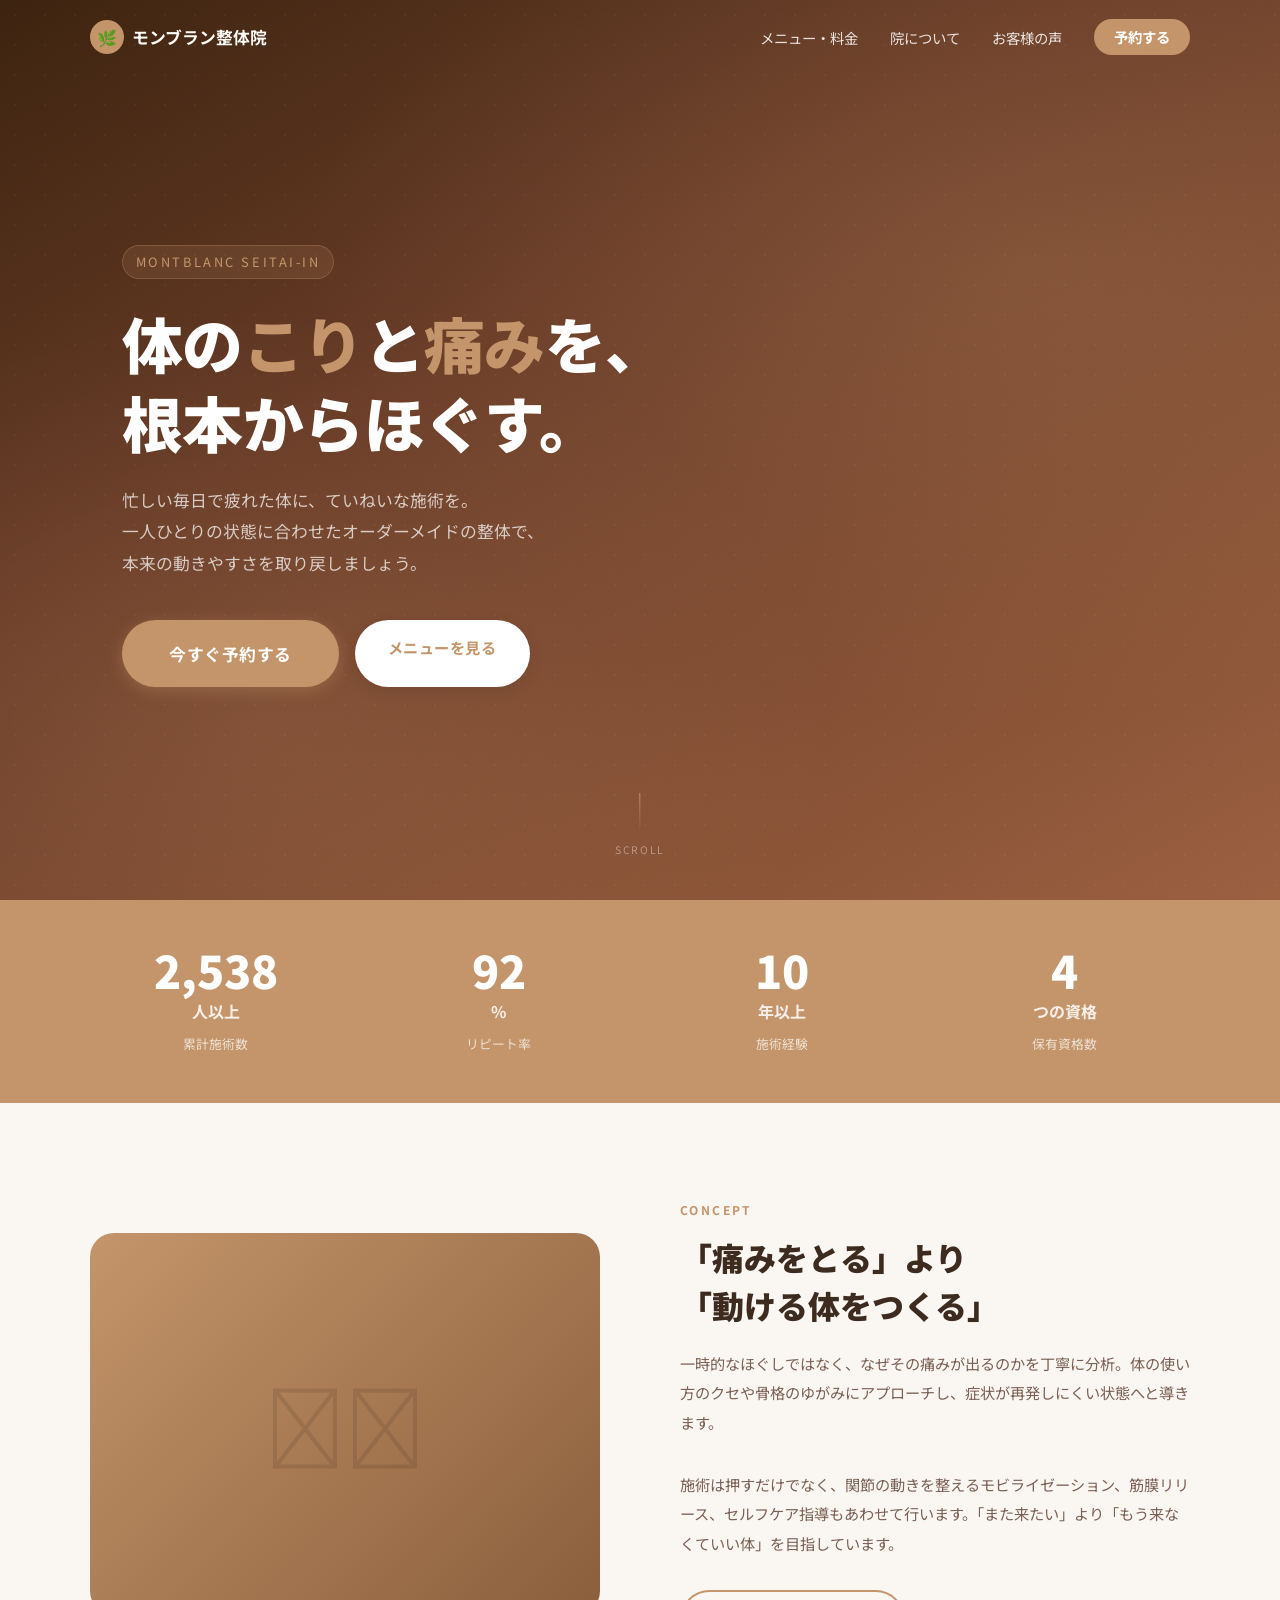
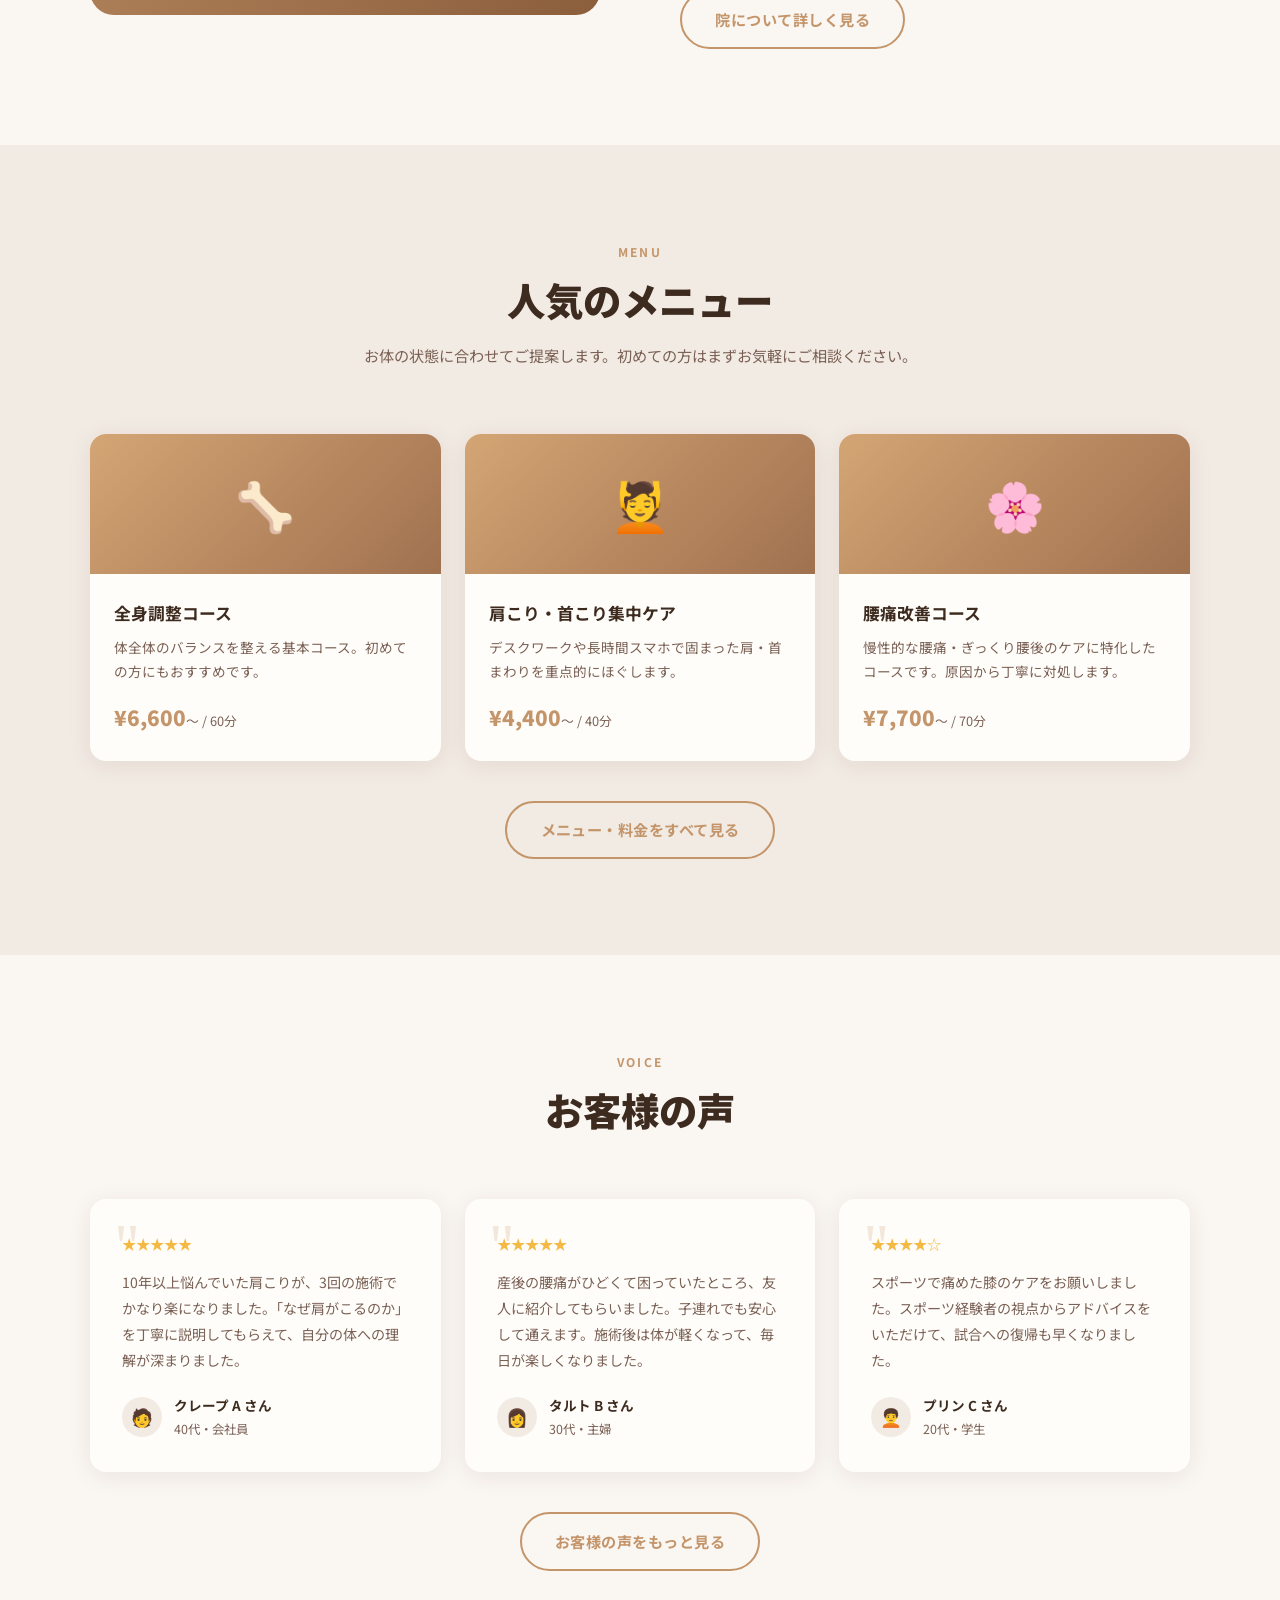
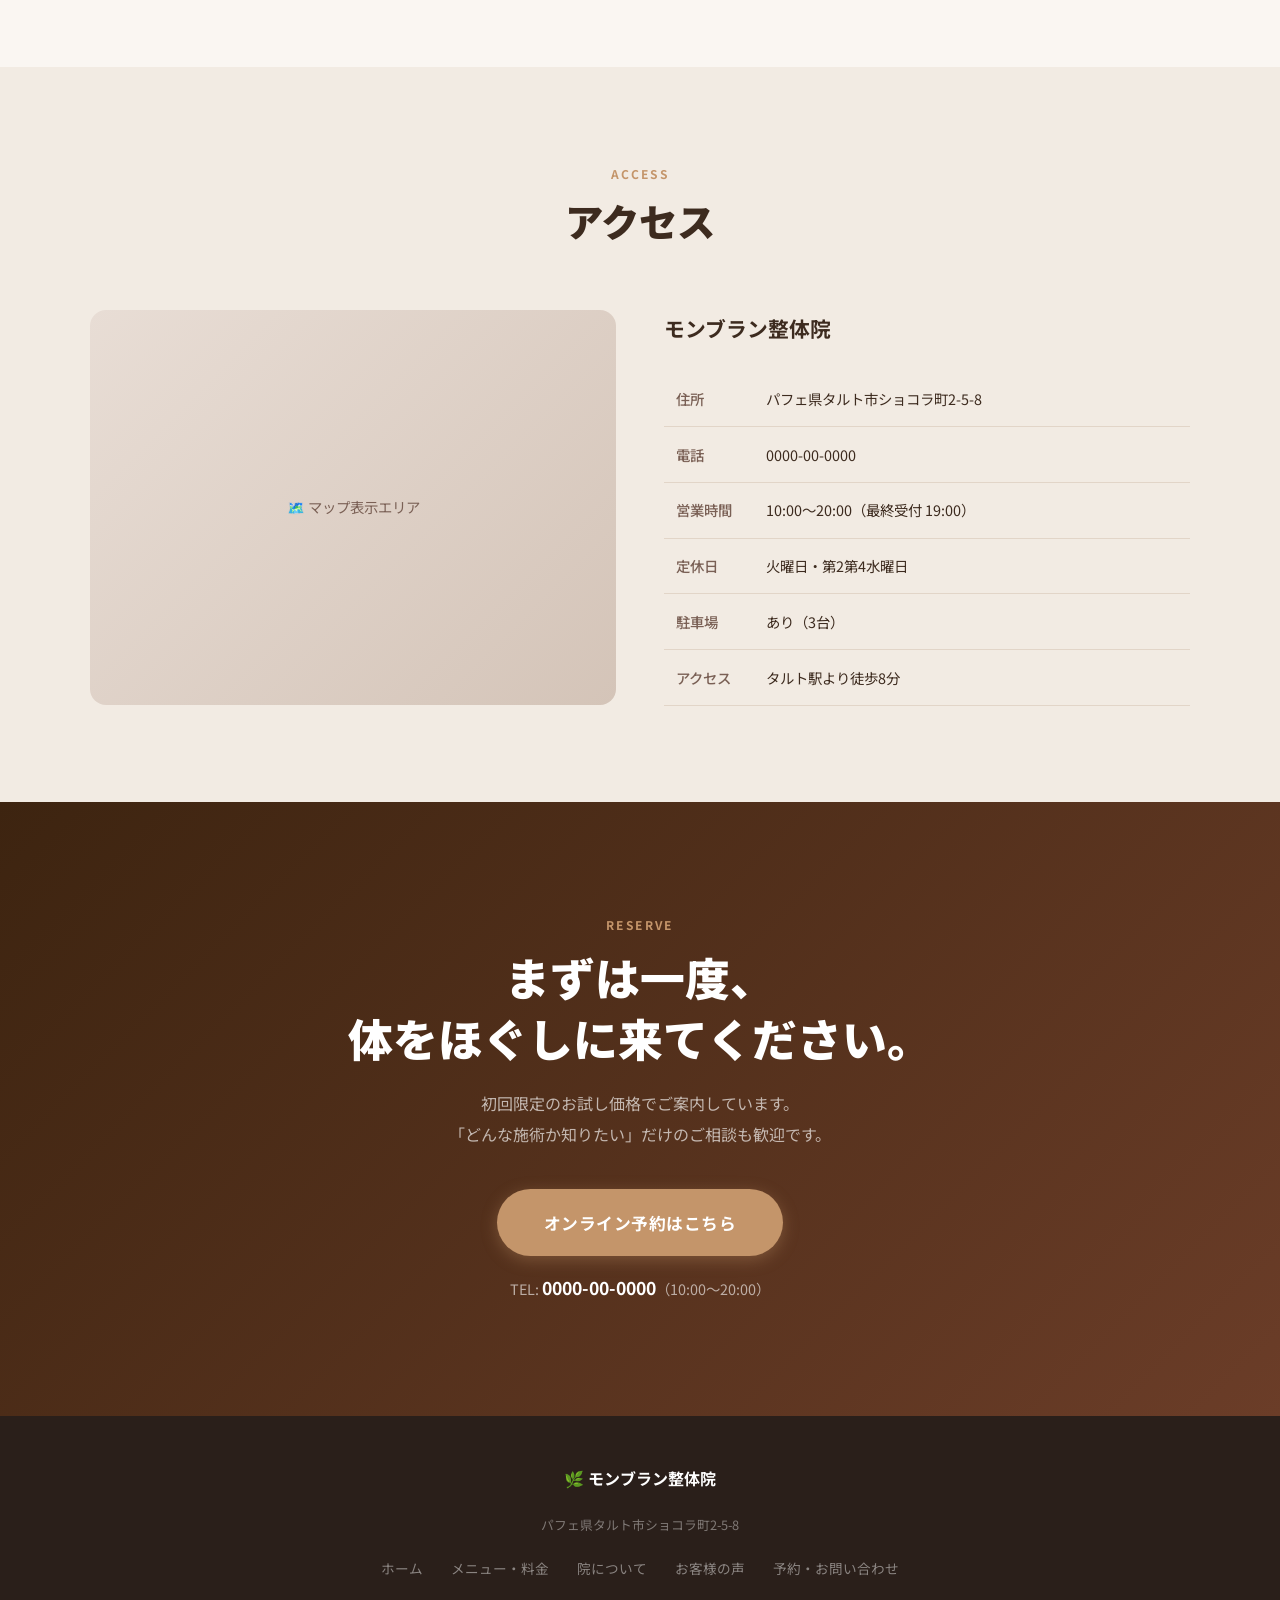
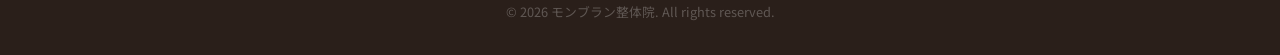
<file: samples/sample02/index.html>
<!DOCTYPE html>
<html lang="ja">
<head>
  <meta charset="UTF-8">
  <meta name="viewport" content="width=device-width, initial-scale=1.0">
  <title>モンブラン整体院 | パフェ県タルト市</title>
  <link rel="preconnect" href="https://fonts.googleapis.com">
  <link rel="preconnect" href="https://fonts.gstatic.com" crossorigin>
  <link href="https://fonts.googleapis.com/css2?family=Noto+Sans+JP:wght@400;500;700;900&display=swap" rel="stylesheet">
  <link rel="stylesheet" href="style.css">
</head>
<body>

  <header class="nav" id="top">
    <div class="nav__inner">
      <a href="index.html" class="nav__logo">
        <span class="nav__logo-icon">🌿</span>
        モンブラン整体院
      </a>
      <nav>
        <ul class="nav__links">
          <li><a href="menu.html">メニュー・料金</a></li>
          <li><a href="about.html">院について</a></li>
          <li><a href="voice.html">お客様の声</a></li>
          <li><a href="reserve.html" class="nav__cta">予約する</a></li>
        </ul>
      </nav>
      <button class="nav__hamburger" aria-label="メニュー">
        <span></span><span></span><span></span>
      </button>
    </div>
  </header>

  <div class="nav__drawer">
    <a href="menu.html">メニュー・料金</a>
    <a href="about.html">院について</a>
    <a href="voice.html">お客様の声</a>
    <a href="reserve.html" class="nav__cta">予約する</a>
  </div>
  <div class="nav__overlay"></div>

  <!-- Hero -->
  <section class="hero" id="hero">
    <div class="hero__pattern"></div>
    <div class="hero__inner">
      <span class="hero__label">Montblanc Seitai-in</span>
      <h1 class="hero__title">体の<em>こり</em>と<em>痛み</em>を、<br>根本からほぐす。</h1>
      <p class="hero__sub">忙しい毎日で疲れた体に、ていねいな施術を。<br>一人ひとりの状態に合わせたオーダーメイドの整体で、<br>本来の動きやすさを取り戻しましょう。</p>
      <div class="hero__actions">
        <a href="reserve.html" class="btn btn--primary btn--lg">今すぐ予約する</a>
        <a href="menu.html" class="btn btn--white">メニューを見る</a>
      </div>
    </div>
    <div class="hero__scroll"><span></span><p>SCROLL</p></div>
  </section>

  <!-- Stats -->
  <section class="stats">
    <div class="stats__inner">
      <div class="stats__item fade-up">
        <p class="stats__num" data-target="2800">0</p><p class="stats__unit">人以上</p>
        <p class="stats__label">累計施術数</p>
      </div>
      <div class="stats__item fade-up delay-1">
        <p class="stats__num" data-target="92">0</p><p class="stats__unit">%</p>
        <p class="stats__label">リピート率</p>
      </div>
      <div class="stats__item fade-up delay-2">
        <p class="stats__num" data-target="10">0</p><p class="stats__unit">年以上</p>
        <p class="stats__label">施術経験</p>
      </div>
      <div class="stats__item fade-up delay-3">
        <p class="stats__num" data-target="4">0</p><p class="stats__unit">つの資格</p>
        <p class="stats__label">保有資格数</p>
      </div>
    </div>
  </section>

  <!-- Concept -->
  <section class="section" id="concept">
    <div class="container">
      <div class="concept__grid">
        <div class="concept__img fade-up"></div>
        <div class="fade-up delay-2">
          <span class="section__label concept__label">CONCEPT</span>
          <h2 class="concept__title">「痛みをとる」より<br>「動ける体をつくる」</h2>
          <p class="concept__text">一時的なほぐしではなく、なぜその痛みが出るのかを丁寧に分析。体の使い方のクセや骨格のゆがみにアプローチし、症状が再発しにくい状態へと導きます。</p>
          <p class="concept__text">施術は押すだけでなく、関節の動きを整えるモビライゼーション、筋膜リリース、セルフケア指導もあわせて行います。「また来たい」より「もう来なくていい体」を目指しています。</p>
          <a href="about.html" class="btn btn--outline">院について詳しく見る</a>
        </div>
      </div>
    </div>
  </section>

  <!-- Menu Preview -->
  <section class="section section--alt" id="menu">
    <div class="container">
      <div class="section__head">
        <span class="section__label">MENU</span>
        <h2 class="section__title fade-up">人気のメニュー</h2>
        <p class="section__lead fade-up delay-1">お体の状態に合わせてご提案します。初めての方はまずお気軽にご相談ください。</p>
      </div>
      <div class="menu__grid">
        <div class="menu-card fade-up delay-1">
          <div class="menu-card__img">🦴</div>
          <div class="menu-card__body">
            <h3 class="menu-card__name">全身調整コース</h3>
            <p class="menu-card__desc">体全体のバランスを整える基本コース。初めての方にもおすすめです。</p>
            <p class="menu-card__price">¥6,600<span>〜 / 60分</span></p>
          </div>
        </div>
        <div class="menu-card fade-up delay-2">
          <div class="menu-card__img">💆</div>
          <div class="menu-card__body">
            <h3 class="menu-card__name">肩こり・首こり集中ケア</h3>
            <p class="menu-card__desc">デスクワークや長時間スマホで固まった肩・首まわりを重点的にほぐします。</p>
            <p class="menu-card__price">¥4,400<span>〜 / 40分</span></p>
          </div>
        </div>
        <div class="menu-card fade-up delay-3">
          <div class="menu-card__img">🌸</div>
          <div class="menu-card__body">
            <h3 class="menu-card__name">腰痛改善コース</h3>
            <p class="menu-card__desc">慢性的な腰痛・ぎっくり腰後のケアに特化したコースです。原因から丁寧に対処します。</p>
            <p class="menu-card__price">¥7,700<span>〜 / 70分</span></p>
          </div>
        </div>
      </div>
      <div style="text-align:center; margin-top:2.5rem;" class="fade-up">
        <a href="menu.html" class="btn btn--outline">メニュー・料金をすべて見る</a>
      </div>
    </div>
  </section>

  <!-- Voices -->
  <section class="section" id="voices">
    <div class="container">
      <div class="section__head">
        <span class="section__label">VOICE</span>
        <h2 class="section__title fade-up">お客様の声</h2>
      </div>
      <div class="voices__grid">
        <div class="voice-card fade-up delay-1">
          <div class="voice-card__stars">★★★★★</div>
          <p class="voice-card__text">10年以上悩んでいた肩こりが、3回の施術でかなり楽になりました。「なぜ肩がこるのか」を丁寧に説明してもらえて、自分の体への理解が深まりました。</p>
          <div class="voice-card__meta">
            <div class="voice-card__avatar">🧑</div>
            <div><p class="voice-card__name">クレープ A さん</p><p class="voice-card__age">40代・会社員</p></div>
          </div>
        </div>
        <div class="voice-card fade-up delay-2">
          <div class="voice-card__stars">★★★★★</div>
          <p class="voice-card__text">産後の腰痛がひどくて困っていたところ、友人に紹介してもらいました。子連れでも安心して通えます。施術後は体が軽くなって、毎日が楽しくなりました。</p>
          <div class="voice-card__meta">
            <div class="voice-card__avatar">👩</div>
            <div><p class="voice-card__name">タルト B さん</p><p class="voice-card__age">30代・主婦</p></div>
          </div>
        </div>
        <div class="voice-card fade-up delay-3">
          <div class="voice-card__stars">★★★★☆</div>
          <p class="voice-card__text">スポーツで痛めた膝のケアをお願いしました。スポーツ経験者の視点からアドバイスをいただけて、試合への復帰も早くなりました。</p>
          <div class="voice-card__meta">
            <div class="voice-card__avatar">🧑‍🦱</div>
            <div><p class="voice-card__name">プリン C さん</p><p class="voice-card__age">20代・学生</p></div>
          </div>
        </div>
      </div>
      <div style="text-align:center; margin-top:2.5rem;" class="fade-up">
        <a href="voice.html" class="btn btn--outline">お客様の声をもっと見る</a>
      </div>
    </div>
  </section>

  <!-- Access -->
  <section class="section section--alt" id="access">
    <div class="container">
      <div class="section__head">
        <span class="section__label">ACCESS</span>
        <h2 class="section__title fade-up">アクセス</h2>
      </div>
      <div class="access__grid">
        <div class="access__map fade-up">🗺️ マップ表示エリア</div>
        <div class="fade-up delay-2">
          <h3 class="access__title">モンブラン整体院</h3>
          <table class="access__table">
            <tr><th>住所</th><td>パフェ県タルト市ショコラ町2-5-8</td></tr>
            <tr><th>電話</th><td>0000-00-0000</td></tr>
            <tr><th>営業時間</th><td>10:00〜20:00（最終受付 19:00）</td></tr>
            <tr><th>定休日</th><td>火曜日・第2第4水曜日</td></tr>
            <tr><th>駐車場</th><td>あり（3台）</td></tr>
            <tr><th>アクセス</th><td>タルト駅より徒歩8分</td></tr>
          </table>
        </div>
      </div>
    </div>
  </section>

  <!-- CTA -->
  <section class="section section--cta">
    <div class="container">
      <span class="section__label cta__label">RESERVE</span>
      <h2 class="cta__title fade-up">まずは一度、<br>体をほぐしに来てください。</h2>
      <p class="cta__sub fade-up delay-1">初回限定のお試し価格でご案内しています。<br>「どんな施術か知りたい」だけのご相談も歓迎です。</p>
      <div class="fade-up delay-2">
        <a href="reserve.html" class="btn btn--primary btn--lg">オンライン予約はこちら</a>
        <p class="cta__tel">TEL: <a href="tel:0000-00-0000">0000-00-0000</a>（10:00〜20:00）</p>
      </div>
    </div>
  </section>

  <footer class="footer">
    <div class="footer__inner">
      <p class="footer__logo">🌿 モンブラン整体院</p>
      <p class="footer__tagline">パフェ県タルト市ショコラ町2-5-8</p>
      <nav class="footer__nav">
        <a href="index.html">ホーム</a>
        <a href="menu.html">メニュー・料金</a>
        <a href="about.html">院について</a>
        <a href="voice.html">お客様の声</a>
        <a href="reserve.html">予約・お問い合わせ</a>
      </nav>
      <p class="footer__copy">© 2026 モンブラン整体院. All rights reserved.</p>
    </div>
  </footer>

  <script>
    const nav = document.querySelector('.nav');
    window.addEventListener('scroll', () => nav.classList.toggle('nav--scrolled', window.scrollY > 50));

    const hamburger = document.querySelector('.nav__hamburger');
    const drawer = document.querySelector('.nav__drawer');
    const overlay = document.querySelector('.nav__overlay');
    function closeMenu() {
      hamburger.classList.remove('is-open');
      drawer.classList.remove('is-open');
      overlay.classList.remove('is-open');
    }
    hamburger.addEventListener('click', () => {
      const opening = !drawer.classList.contains('is-open');
      opening ? (drawer.classList.add('is-open'), overlay.classList.add('is-open'), hamburger.classList.add('is-open')) : closeMenu();
    });
    overlay.addEventListener('click', closeMenu);
    drawer.querySelectorAll('a').forEach(a => a.addEventListener('click', closeMenu));

    // Scroll fade-up
    const fadeEls = document.querySelectorAll('.fade-up');
    const fadeObserver = new IntersectionObserver(entries => {
      entries.forEach(e => { if (e.isIntersecting) { e.target.classList.add('is-visible'); fadeObserver.unobserve(e.target); } });
    }, { threshold: 0.15 });
    fadeEls.forEach(el => fadeObserver.observe(el));

    // Counter
    const counters = document.querySelectorAll('.stats__num');
    const counterObserver = new IntersectionObserver(entries => {
      entries.forEach(entry => {
        if (!entry.isIntersecting) return;
        const el = entry.target;
        const target = +el.dataset.target;
        let current = 0;
        const step = Math.ceil(target / 60);
        const timer = setInterval(() => {
          current = Math.min(current + step, target);
          el.textContent = current.toLocaleString();
          if (current >= target) clearInterval(timer);
        }, 20);
        counterObserver.unobserve(el);
      });
    }, { threshold: 0.5 });
    counters.forEach(c => counterObserver.observe(c));
  </script>
</body>
</html>
</file>
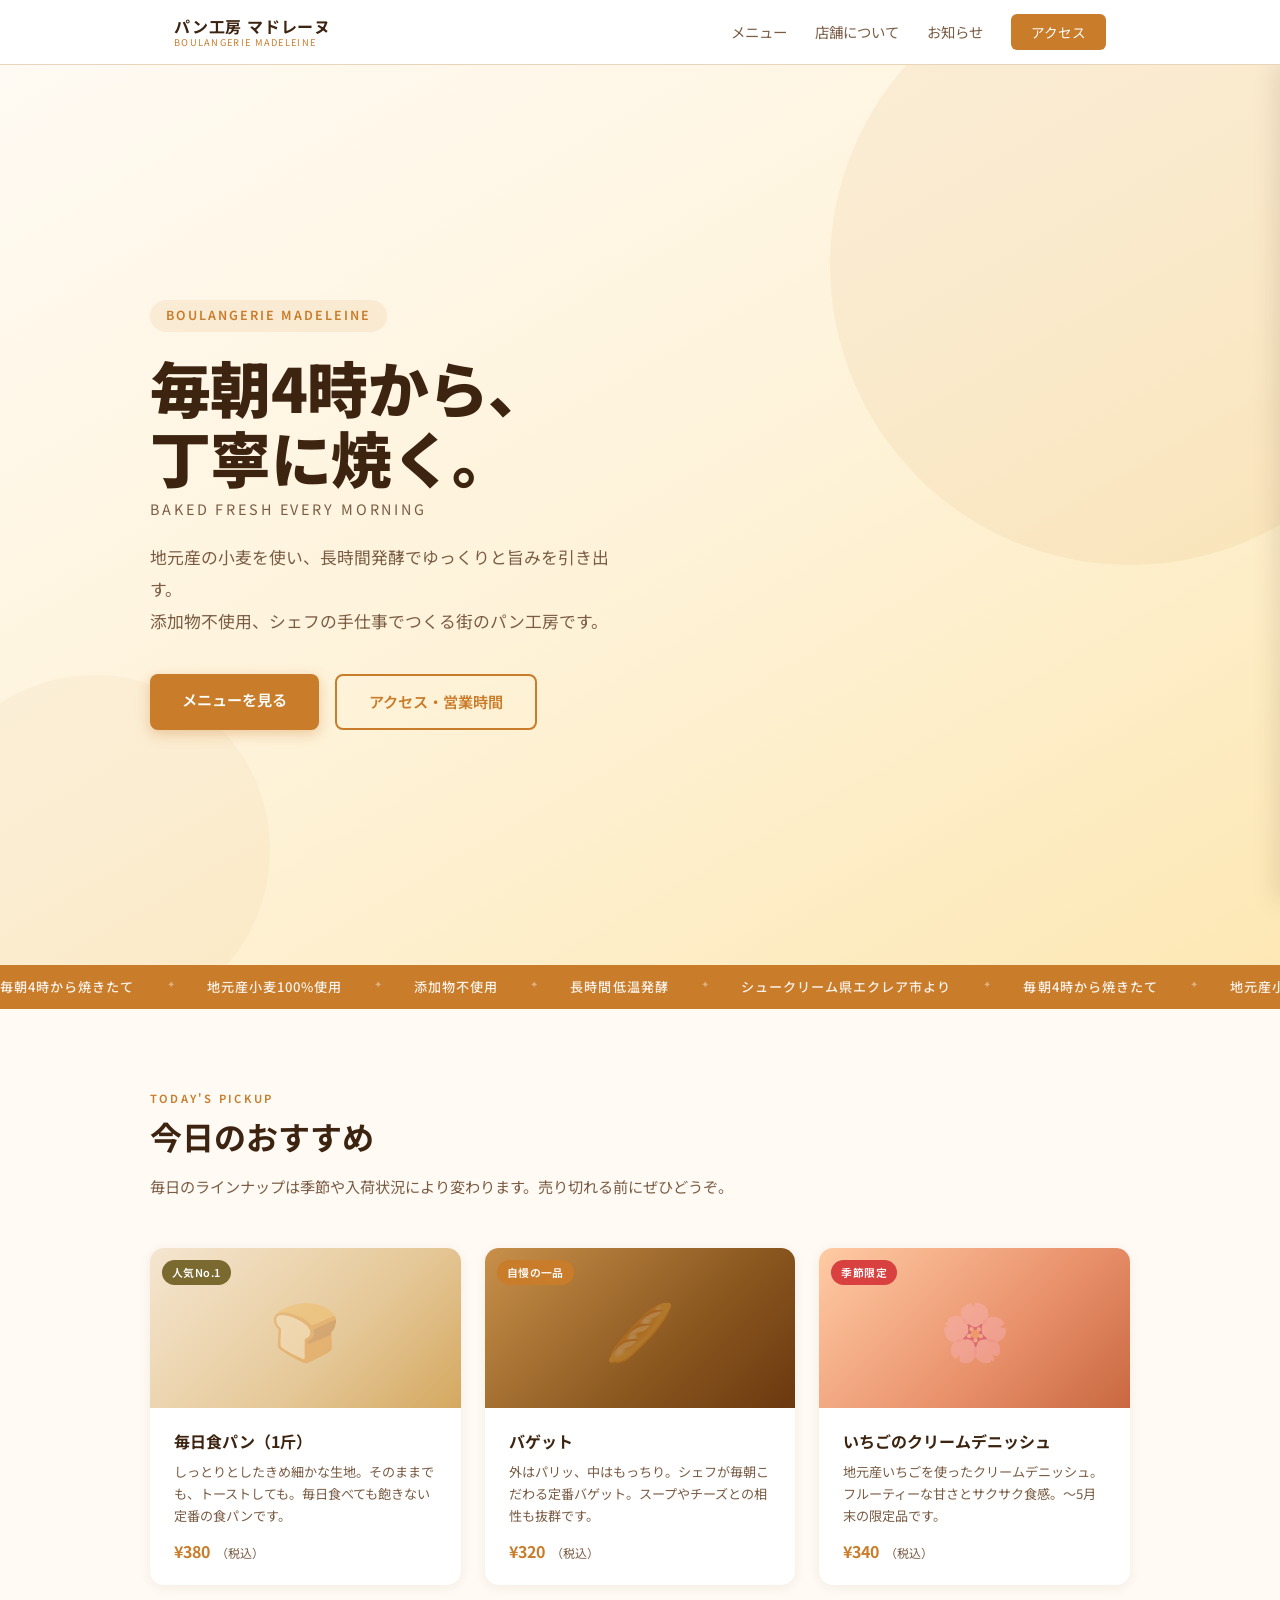
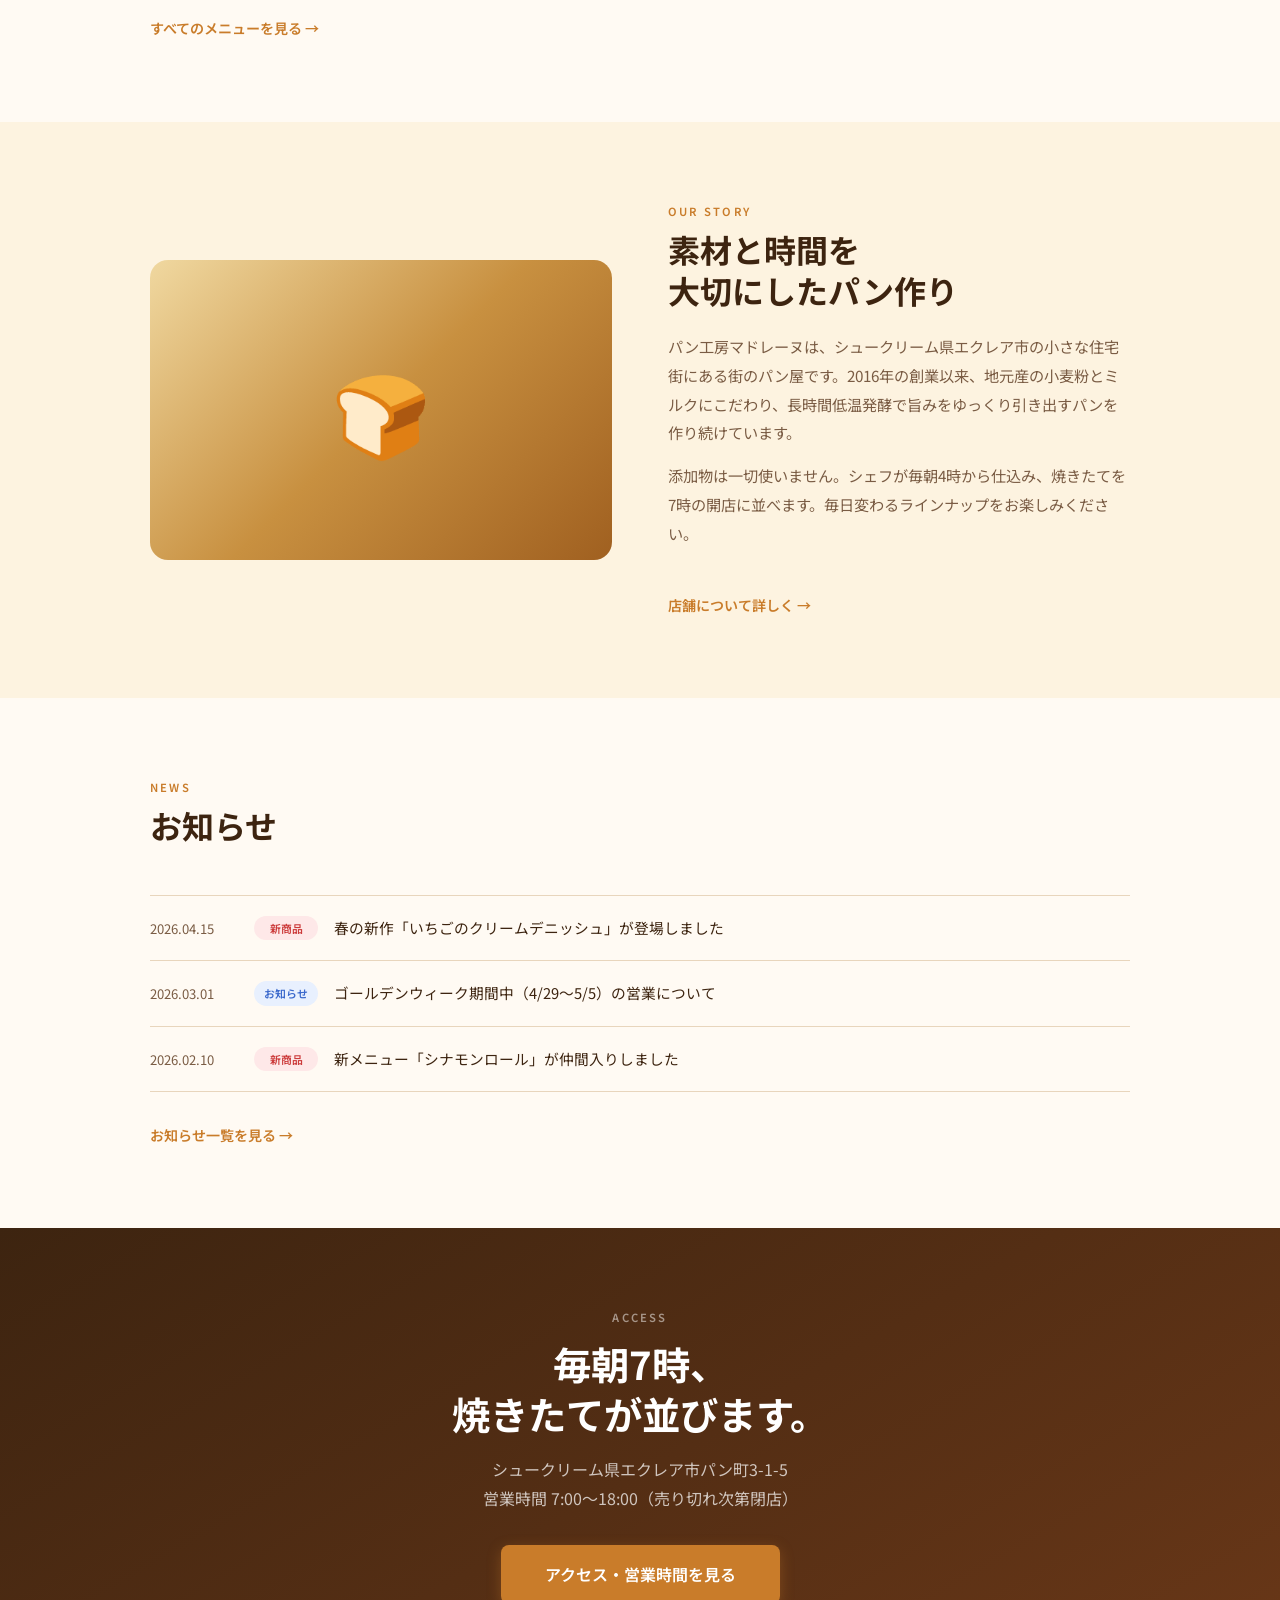
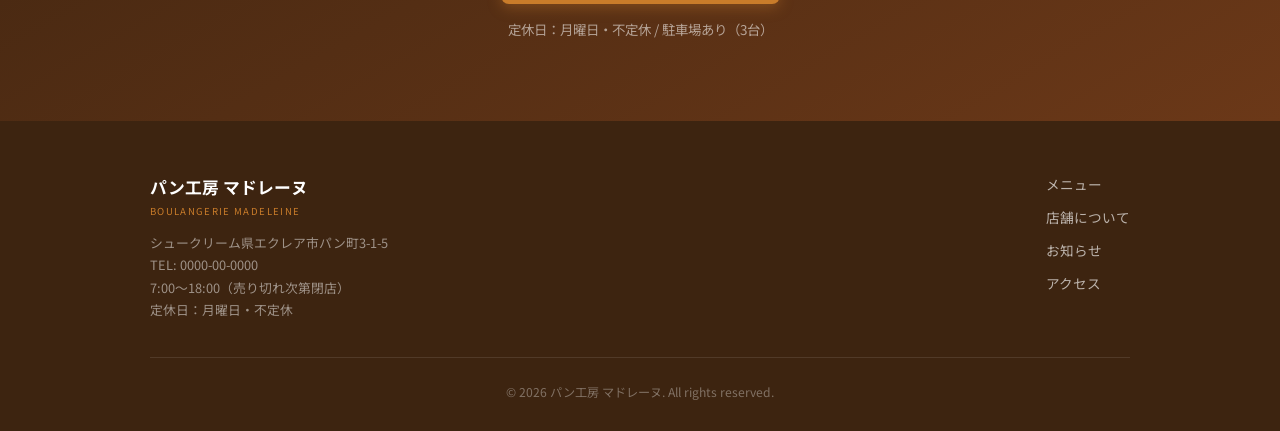
<file: samples/sample03/index.html>
<!DOCTYPE html>
<html lang="ja">
<head>
  <meta charset="UTF-8">
  <meta name="viewport" content="width=device-width, initial-scale=1.0">
  <title>パン工房 マドレーヌ | 毎朝焼きたてのパン</title>
  <link rel="preconnect" href="https://fonts.googleapis.com">
  <link rel="preconnect" href="https://fonts.gstatic.com" crossorigin>
  <link href="https://fonts.googleapis.com/css2?family=Noto+Sans+JP:wght@400;500;600;700;900&display=swap" rel="stylesheet">
  <link rel="stylesheet" href="style.css">
</head>
<body>

  <header class="nav" id="top">
    <div class="nav__inner">
      <a href="index.html" class="nav__logo">
        <span class="nav__logo-main">パン工房 マドレーヌ</span>
        <span class="nav__logo-sub">Boulangerie Madeleine</span>
      </a>
      <nav>
        <ul class="nav__links">
          <li><a href="menu.html">メニュー</a></li>
          <li><a href="about.html">店舗について</a></li>
          <li><a href="news.html">お知らせ</a></li>
          <li><a href="access.html" class="nav__cta">アクセス</a></li>
        </ul>
      </nav>
      <button class="nav__hamburger" aria-label="メニュー"><span></span><span></span><span></span></button>
    </div>
  </header>
  <div class="nav__drawer">
    <a href="menu.html">メニュー</a>
    <a href="about.html">店舗について</a>
    <a href="news.html">お知らせ</a>
    <a href="access.html" class="nav__cta">アクセス</a>
  </div>
  <div class="nav__overlay"></div>

  <!-- Hero -->
  <section class="hero">
    <div class="hero__inner">
      <span class="hero__label">Boulangerie Madeleine</span>
      <h1 class="hero__title">
        毎朝4時から、<br>丁寧に焼く。
        <span class="hero__title-en">Baked Fresh Every Morning</span>
      </h1>
      <p class="hero__catch">
        地元産の小麦を使い、長時間発酵でゆっくりと旨みを引き出す。<br>
        添加物不使用、シェフの手仕事でつくる街のパン工房です。
      </p>
      <div class="hero__actions">
        <a href="menu.html" class="btn btn--primary">メニューを見る</a>
        <a href="access.html" class="btn btn--outline">アクセス・営業時間</a>
      </div>
    </div>
  </section>

  <!-- Ticker -->
  <div class="ticker">
    <div class="ticker__track">
      <span class="ticker__item">毎朝4時から焼きたて</span><span class="ticker__sep">✦</span>
      <span class="ticker__item">地元産小麦100%使用</span><span class="ticker__sep">✦</span>
      <span class="ticker__item">添加物不使用</span><span class="ticker__sep">✦</span>
      <span class="ticker__item">長時間低温発酵</span><span class="ticker__sep">✦</span>
      <span class="ticker__item">シュークリーム県エクレア市より</span><span class="ticker__sep">✦</span>
      <span class="ticker__item">毎朝4時から焼きたて</span><span class="ticker__sep">✦</span>
      <span class="ticker__item">地元産小麦100%使用</span><span class="ticker__sep">✦</span>
      <span class="ticker__item">添加物不使用</span><span class="ticker__sep">✦</span>
      <span class="ticker__item">長時間低温発酵</span><span class="ticker__sep">✦</span>
      <span class="ticker__item">シュークリーム県エクレア市より</span><span class="ticker__sep">✦</span>
    </div>
  </div>

  <!-- Featured / おすすめ -->
  <section class="section">
    <div class="container">
      <div class="section__head">
        <span class="section__label">TODAY'S PICKUP</span>
        <h2 class="section__title fade-up">今日のおすすめ</h2>
        <p class="section__lead fade-up delay-1">毎日のラインナップは季節や入荷状況により変わります。売り切れる前にぜひどうぞ。</p>
      </div>
      <div class="bread-grid">
        <div class="bread-card fade-up delay-1">
          <div class="bread-card__img bread-card__img--shoku">
            <span class="bread-card__img-icon">🍞</span>
            <span class="bread-card__badge bread-card__badge--popular">人気No.1</span>
          </div>
          <div class="bread-card__body">
            <p class="bread-card__name">毎日食パン（1斤）</p>
            <p class="bread-card__desc">しっとりとしたきめ細かな生地。そのままでも、トーストしても。毎日食べても飽きない定番の食パンです。</p>
            <p class="bread-card__price">¥380 <small>（税込）</small></p>
          </div>
        </div>
        <div class="bread-card fade-up delay-2">
          <div class="bread-card__img bread-card__img--hard">
            <span class="bread-card__img-icon">🥖</span>
            <span class="bread-card__badge">自慢の一品</span>
          </div>
          <div class="bread-card__body">
            <p class="bread-card__name">バゲット</p>
            <p class="bread-card__desc">外はパリッ、中はもっちり。シェフが毎朝こだわる定番バゲット。スープやチーズとの相性も抜群です。</p>
            <p class="bread-card__price">¥320 <small>（税込）</small></p>
          </div>
        </div>
        <div class="bread-card fade-up delay-3">
          <div class="bread-card__img bread-card__img--seasonal">
            <span class="bread-card__img-icon">🌸</span>
            <span class="bread-card__badge bread-card__badge--new">季節限定</span>
          </div>
          <div class="bread-card__body">
            <p class="bread-card__name">いちごのクリームデニッシュ</p>
            <p class="bread-card__desc">地元産いちごを使ったクリームデニッシュ。フルーティーな甘さとサクサク食感。〜5月末の限定品です。</p>
            <p class="bread-card__price">¥340 <small>（税込）</small></p>
          </div>
        </div>
      </div>
      <a href="menu.html" class="section__more">すべてのメニューを見る →</a>
    </div>
  </section>

  <!-- About snippet -->
  <section class="section section--alt">
    <div class="container">
      <div class="about-snippet">
        <div class="about-snippet__img fade-up">🍞</div>
        <div class="fade-up delay-2">
          <span class="section__label">OUR STORY</span>
          <h2 class="section__title" style="margin-top: 8px;">素材と時間を<br>大切にしたパン作り</h2>
          <p class="about-snippet__text" style="margin-top: 20px;">
            パン工房マドレーヌは、シュークリーム県エクレア市の小さな住宅街にある街のパン屋です。2016年の創業以来、地元産の小麦粉とミルクにこだわり、長時間低温発酵で旨みをゆっくり引き出すパンを作り続けています。
          </p>
          <p class="about-snippet__text">
            添加物は一切使いません。シェフが毎朝4時から仕込み、焼きたてを7時の開店に並べます。毎日変わるラインナップをお楽しみください。
          </p>
          <a href="about.html" class="section__more">店舗について詳しく →</a>
        </div>
      </div>
    </div>
  </section>

  <!-- News -->
  <section class="section">
    <div class="container">
      <div class="section__head">
        <span class="section__label">NEWS</span>
        <h2 class="section__title fade-up">お知らせ</h2>
      </div>
      <ul class="news-list">
        <li class="news-item fade-up delay-1">
          <span class="news-item__date">2026.04.15</span>
          <span class="news-item__tag news-item__tag--new">新商品</span>
          <span class="news-item__title">春の新作「いちごのクリームデニッシュ」が登場しました</span>
        </li>
        <li class="news-item fade-up delay-2">
          <span class="news-item__date">2026.03.01</span>
          <span class="news-item__tag news-item__tag--info">お知らせ</span>
          <span class="news-item__title">ゴールデンウィーク期間中（4/29〜5/5）の営業について</span>
        </li>
        <li class="news-item fade-up delay-3">
          <span class="news-item__date">2026.02.10</span>
          <span class="news-item__tag news-item__tag--new">新商品</span>
          <span class="news-item__title">新メニュー「シナモンロール」が仲間入りしました</span>
        </li>
      </ul>
      <a href="news.html" class="section__more">お知らせ一覧を見る →</a>
    </div>
  </section>

  <!-- Access CTA -->
  <section class="section--cta">
    <div class="container">
      <span class="section__label cta__label">ACCESS</span>
      <h2 class="cta__title fade-up">毎朝7時、<br>焼きたてが並びます。</h2>
      <p class="cta__sub fade-up delay-1">
        シュークリーム県エクレア市パン町3-1-5<br>
        営業時間 7:00〜18:00（売り切れ次第閉店）
      </p>
      <div class="fade-up delay-2">
        <a href="access.html" class="btn btn--primary btn--lg">アクセス・営業時間を見る</a>
        <p class="cta__hours">定休日：月曜日・不定休 / 駐車場あり（3台）</p>
      </div>
    </div>
  </section>

  <footer class="footer">
    <div class="footer__inner">
      <div class="footer__top">
        <div class="footer__brand">
          <p class="footer__logo">パン工房 マドレーヌ</p>
          <p class="footer__logo-sub">Boulangerie Madeleine</p>
          <p class="footer__address">
            シュークリーム県エクレア市パン町3-1-5<br>
            TEL: 0000-00-0000<br>
            7:00〜18:00（売り切れ次第閉店）<br>
            定休日：月曜日・不定休
          </p>
        </div>
        <nav class="footer__nav">
          <a href="menu.html">メニュー</a>
          <a href="about.html">店舗について</a>
          <a href="news.html">お知らせ</a>
          <a href="access.html">アクセス</a>
        </nav>
      </div>
      <p class="footer__copy">© 2026 パン工房 マドレーヌ. All rights reserved.</p>
    </div>
  </footer>

  <script>
    const nav = document.querySelector('.nav');
    window.addEventListener('scroll', () => nav.classList.toggle('nav--scrolled', window.scrollY > 50));
    const hamburger = document.querySelector('.nav__hamburger');
    const drawer = document.querySelector('.nav__drawer');
    const overlay = document.querySelector('.nav__overlay');
    function closeMenu() { hamburger.classList.remove('is-open'); drawer.classList.remove('is-open'); overlay.classList.remove('is-open'); }
    hamburger.addEventListener('click', () => { const o = !drawer.classList.contains('is-open'); o ? (drawer.classList.add('is-open'), overlay.classList.add('is-open'), hamburger.classList.add('is-open')) : closeMenu(); });
    overlay.addEventListener('click', closeMenu);
    drawer.querySelectorAll('a').forEach(a => a.addEventListener('click', closeMenu));
    const fadeEls = document.querySelectorAll('.fade-up');
    const obs = new IntersectionObserver(entries => { entries.forEach(e => { if (e.isIntersecting) { e.target.classList.add('is-visible'); obs.unobserve(e.target); } }); }, { threshold: 0.15 });
    fadeEls.forEach(el => obs.observe(el));
  </script>
</body>
</html>
</file>
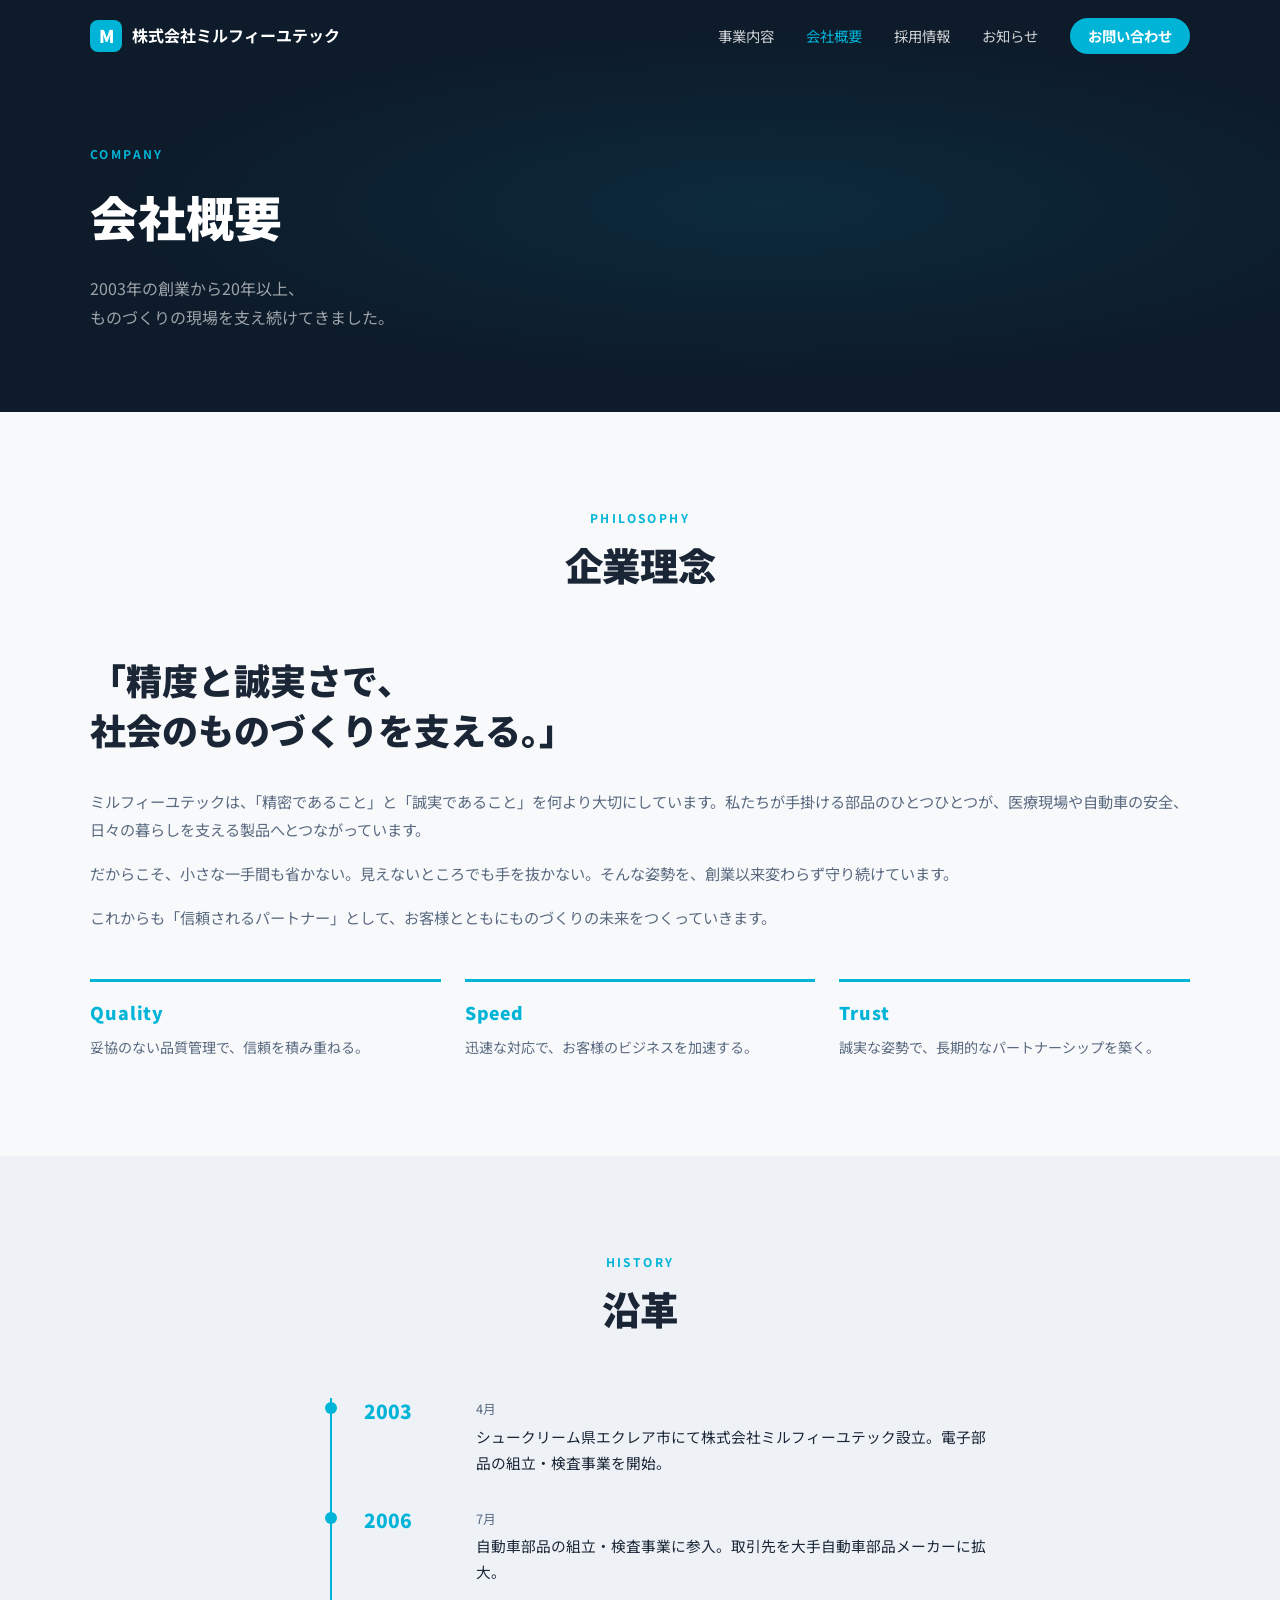
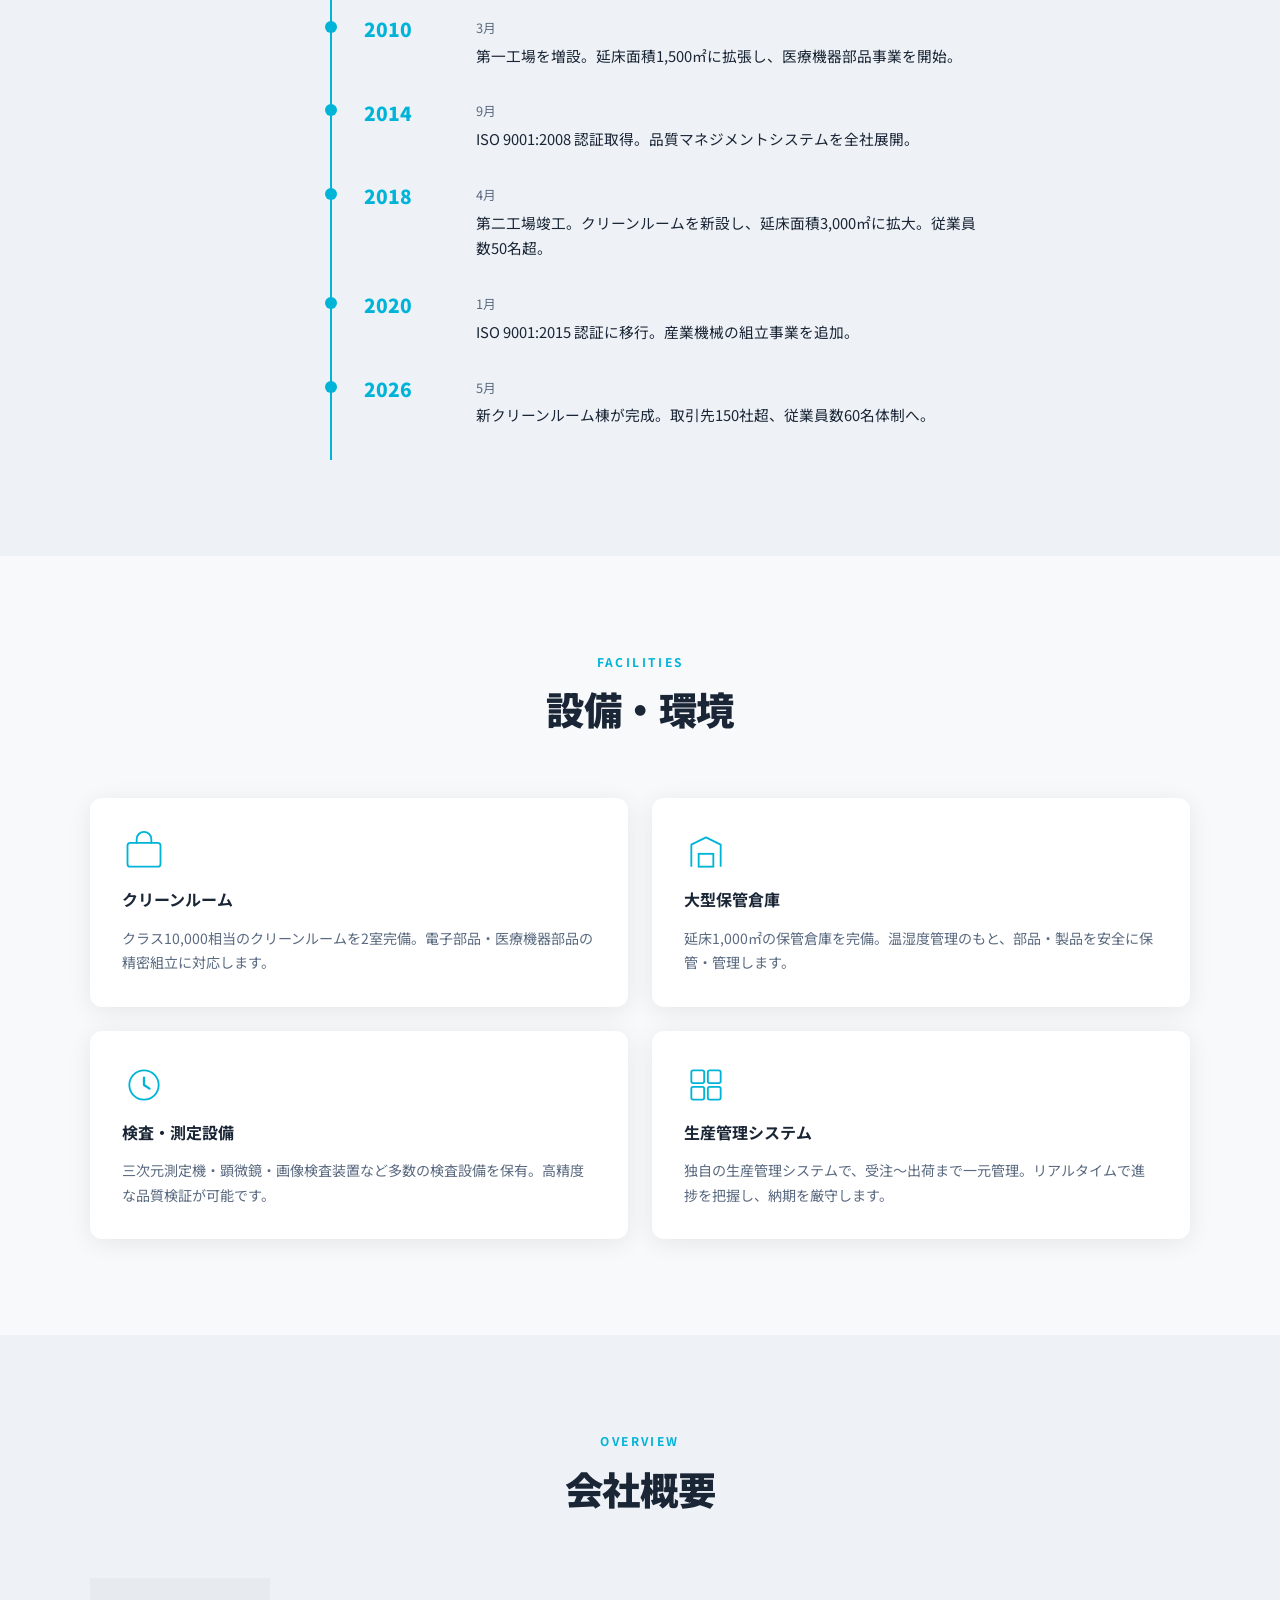
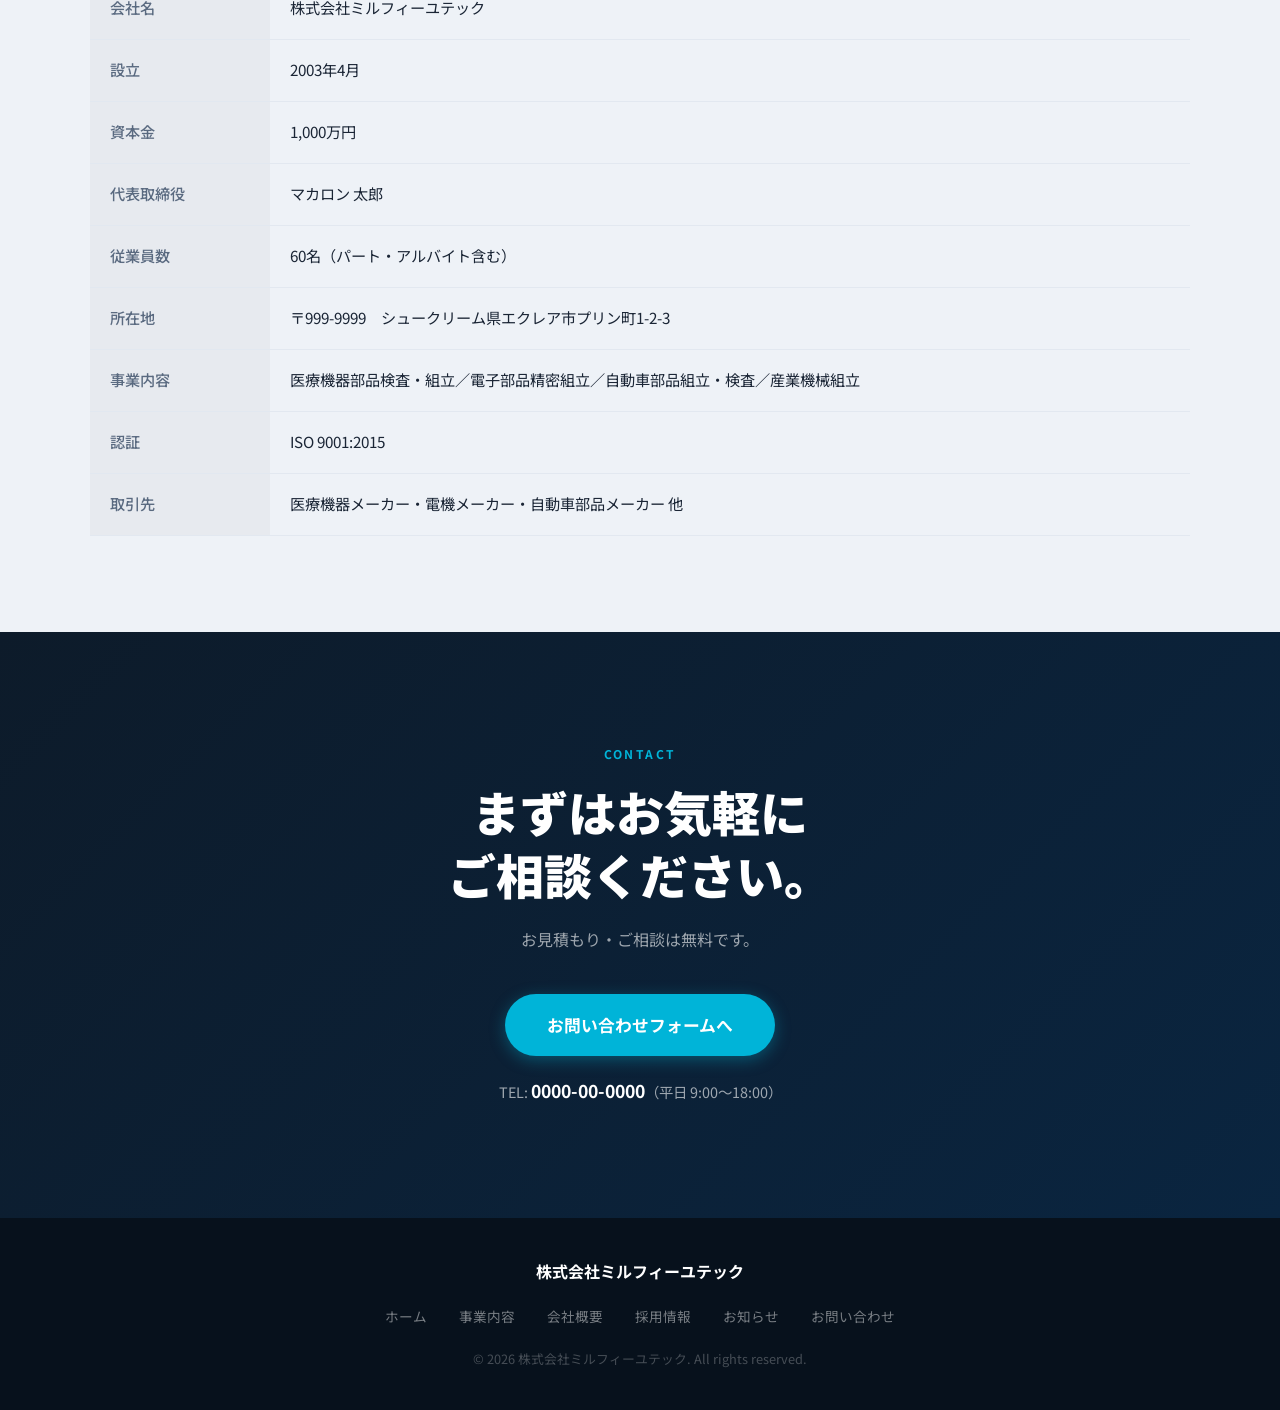
<file: samples/sample01/company.html>
<!DOCTYPE html>
<html lang="ja">
<head>
  <meta charset="UTF-8">
  <meta name="viewport" content="width=device-width, initial-scale=1.0">
  <title>会社概要 | 株式会社ミルフィーユテック</title>
  <link rel="preconnect" href="https://fonts.googleapis.com">
  <link rel="preconnect" href="https://fonts.gstatic.com" crossorigin>
  <link href="https://fonts.googleapis.com/css2?family=Noto+Sans+JP:wght@400;500;700;900&display=swap" rel="stylesheet">
  <link rel="stylesheet" href="style.css">
</head>
<body>

  <header class="nav nav--scrolled" id="top">
    <div class="nav__inner">
      <a href="index.html" class="nav__logo">
        <span class="nav__logo-mark">M</span>
        <span>株式会社ミルフィーユテック</span>
      </a>
      <nav>
        <ul class="nav__links">
          <li><a href="services.html">事業内容</a></li>
          <li><a href="company.html" class="nav__active">会社概要</a></li>
          <li><a href="recruit.html">採用情報</a></li>
          <li><a href="news.html">お知らせ</a></li>
          <li><a href="index.html#contact" class="nav__cta">お問い合わせ</a></li>
        </ul>
      </nav>
      <button class="nav__hamburger" aria-label="メニュー">
        <span></span><span></span><span></span>
      </button>
    </div>
  </header>

  <div class="nav__drawer">
    <a href="services.html">事業内容</a>
    <a href="company.html">会社概要</a>
    <a href="recruit.html">採用情報</a>
    <a href="news.html">お知らせ</a>
    <a href="index.html#contact" class="nav__cta">お問い合わせ</a>
  </div>
  <div class="nav__overlay"></div>

  <!-- Page Hero -->
  <section class="page-hero">
    <div class="page-hero__inner">
      <p class="page-hero__label">COMPANY</p>
      <h1 class="page-hero__title">会社概要</h1>
      <p class="page-hero__sub">2003年の創業から20年以上、<br>ものづくりの現場を支え続けてきました。</p>
    </div>
  </section>

  <!-- Philosophy -->
  <section class="section" id="philosophy">
    <div class="container">
      <div class="section__head">
        <p class="section__label">PHILOSOPHY</p>
        <h2 class="section__title">企業理念</h2>
      </div>
      <div class="philosophy__block">
        <p class="philosophy__catch">「精度と誠実さで、<br>社会のものづくりを支える。」</p>
        <div class="philosophy__text">
          <p>ミルフィーユテックは、「精密であること」と「誠実であること」を何より大切にしています。私たちが手掛ける部品のひとつひとつが、医療現場や自動車の安全、日々の暮らしを支える製品へとつながっています。</p>
          <p>だからこそ、小さな一手間も省かない。見えないところでも手を抜かない。そんな姿勢を、創業以来変わらず守り続けています。</p>
          <p>これからも「信頼されるパートナー」として、お客様とともにものづくりの未来をつくっていきます。</p>
        </div>
        <div class="philosophy__values">
          <div class="value-item">
            <h3>Quality</h3>
            <p>妥協のない品質管理で、信頼を積み重ねる。</p>
          </div>
          <div class="value-item">
            <h3>Speed</h3>
            <p>迅速な対応で、お客様のビジネスを加速する。</p>
          </div>
          <div class="value-item">
            <h3>Trust</h3>
            <p>誠実な姿勢で、長期的なパートナーシップを築く。</p>
          </div>
        </div>
      </div>
    </div>
  </section>

  <!-- History -->
  <section class="section section--alt" id="history">
    <div class="container">
      <div class="section__head">
        <p class="section__label">HISTORY</p>
        <h2 class="section__title">沿革</h2>
      </div>
      <div class="history__list">
        <div class="history-item">
          <div class="history-item__year">2003</div>
          <div class="history-item__body">
            <p class="history-item__month">4月</p>
            <p class="history-item__text">シュークリーム県エクレア市にて株式会社ミルフィーユテック設立。電子部品の組立・検査事業を開始。</p>
          </div>
        </div>
        <div class="history-item">
          <div class="history-item__year">2006</div>
          <div class="history-item__body">
            <p class="history-item__month">7月</p>
            <p class="history-item__text">自動車部品の組立・検査事業に参入。取引先を大手自動車部品メーカーに拡大。</p>
          </div>
        </div>
        <div class="history-item">
          <div class="history-item__year">2010</div>
          <div class="history-item__body">
            <p class="history-item__month">3月</p>
            <p class="history-item__text">第一工場を増設。延床面積1,500㎡に拡張し、医療機器部品事業を開始。</p>
          </div>
        </div>
        <div class="history-item">
          <div class="history-item__year">2014</div>
          <div class="history-item__body">
            <p class="history-item__month">9月</p>
            <p class="history-item__text">ISO 9001:2008 認証取得。品質マネジメントシステムを全社展開。</p>
          </div>
        </div>
        <div class="history-item">
          <div class="history-item__year">2018</div>
          <div class="history-item__body">
            <p class="history-item__month">4月</p>
            <p class="history-item__text">第二工場竣工。クリーンルームを新設し、延床面積3,000㎡に拡大。従業員数50名超。</p>
          </div>
        </div>
        <div class="history-item">
          <div class="history-item__year">2020</div>
          <div class="history-item__body">
            <p class="history-item__month">1月</p>
            <p class="history-item__text">ISO 9001:2015 認証に移行。産業機械の組立事業を追加。</p>
          </div>
        </div>
        <div class="history-item">
          <div class="history-item__year">2026</div>
          <div class="history-item__body">
            <p class="history-item__month">5月</p>
            <p class="history-item__text">新クリーンルーム棟が完成。取引先150社超、従業員数60名体制へ。</p>
          </div>
        </div>
      </div>
    </div>
  </section>

  <!-- Facilities -->
  <section class="section" id="facilities">
    <div class="container">
      <div class="section__head">
        <p class="section__label">FACILITIES</p>
        <h2 class="section__title">設備・環境</h2>
      </div>
      <div class="facilities__grid">
        <div class="facility-card">
          <div class="facility-card__icon">
            <svg viewBox="0 0 48 48" fill="none" xmlns="http://www.w3.org/2000/svg">
              <rect x="6" y="14" width="36" height="26" rx="3" stroke="currentColor" stroke-width="2"/>
              <path d="M16 14V10a8 8 0 0116 0v4" stroke="currentColor" stroke-width="2" stroke-linecap="round"/>
            </svg>
          </div>
          <h3 class="facility-card__title">クリーンルーム</h3>
          <p class="facility-card__desc">クラス10,000相当のクリーンルームを2室完備。電子部品・医療機器部品の精密組立に対応します。</p>
        </div>
        <div class="facility-card">
          <div class="facility-card__icon">
            <svg viewBox="0 0 48 48" fill="none" xmlns="http://www.w3.org/2000/svg">
              <path d="M8 40V16L24 8l16 8v24" stroke="currentColor" stroke-width="2" stroke-linejoin="round"/>
              <rect x="16" y="26" width="16" height="14" stroke="currentColor" stroke-width="2"/>
            </svg>
          </div>
          <h3 class="facility-card__title">大型保管倉庫</h3>
          <p class="facility-card__desc">延床1,000㎡の保管倉庫を完備。温湿度管理のもと、部品・製品を安全に保管・管理します。</p>
        </div>
        <div class="facility-card">
          <div class="facility-card__icon">
            <svg viewBox="0 0 48 48" fill="none" xmlns="http://www.w3.org/2000/svg">
              <circle cx="24" cy="24" r="16" stroke="currentColor" stroke-width="2"/>
              <path d="M24 16v8l6 4" stroke="currentColor" stroke-width="2.5" stroke-linecap="round" stroke-linejoin="round"/>
            </svg>
          </div>
          <h3 class="facility-card__title">検査・測定設備</h3>
          <p class="facility-card__desc">三次元測定機・顕微鏡・画像検査装置など多数の検査設備を保有。高精度な品質検証が可能です。</p>
        </div>
        <div class="facility-card">
          <div class="facility-card__icon">
            <svg viewBox="0 0 48 48" fill="none" xmlns="http://www.w3.org/2000/svg">
              <rect x="8" y="8" width="14" height="14" rx="2" stroke="currentColor" stroke-width="2"/>
              <rect x="26" y="8" width="14" height="14" rx="2" stroke="currentColor" stroke-width="2"/>
              <rect x="8" y="26" width="14" height="14" rx="2" stroke="currentColor" stroke-width="2"/>
              <rect x="26" y="26" width="14" height="14" rx="2" stroke="currentColor" stroke-width="2"/>
            </svg>
          </div>
          <h3 class="facility-card__title">生産管理システム</h3>
          <p class="facility-card__desc">独自の生産管理システムで、受注〜出荷まで一元管理。リアルタイムで進捗を把握し、納期を厳守します。</p>
        </div>
      </div>
    </div>
  </section>

  <!-- Company Overview -->
  <section class="section section--alt" id="overview">
    <div class="container">
      <div class="section__head">
        <p class="section__label">OVERVIEW</p>
        <h2 class="section__title">会社概要</h2>
      </div>
      <table class="company-table">
        <tbody>
          <tr><th>会社名</th><td>株式会社ミルフィーユテック</td></tr>
          <tr><th>設立</th><td>2003年4月</td></tr>
          <tr><th>資本金</th><td>1,000万円</td></tr>
          <tr><th>代表取締役</th><td>マカロン 太郎</td></tr>
          <tr><th>従業員数</th><td>60名（パート・アルバイト含む）</td></tr>
          <tr><th>所在地</th><td>〒999-9999　シュークリーム県エクレア市プリン町1-2-3</td></tr>
          <tr><th>事業内容</th><td>医療機器部品検査・組立／電子部品精密組立／自動車部品組立・検査／産業機械組立</td></tr>
          <tr><th>認証</th><td>ISO 9001:2015</td></tr>
          <tr><th>取引先</th><td>医療機器メーカー・電機メーカー・自動車部品メーカー 他</td></tr>
        </tbody>
      </table>
    </div>
  </section>

  <!-- CTA -->
  <section class="section section--cta">
    <div class="container">
      <p class="cta__label">CONTACT</p>
      <h2 class="cta__title">まずはお気軽に<br>ご相談ください。</h2>
      <p class="cta__sub">お見積もり・ご相談は無料です。</p>
      <div class="cta__actions">
        <a href="index.html#contact" class="btn btn--primary btn--lg">お問い合わせフォームへ</a>
        <p class="cta__tel">TEL: <a href="tel:0000-00-0000">0000-00-0000</a>（平日 9:00〜18:00）</p>
      </div>
    </div>
  </section>

  <footer class="footer">
    <div class="footer__inner">
      <p class="footer__logo">株式会社ミルフィーユテック</p>
      <nav class="footer__nav">
        <a href="index.html">ホーム</a>
        <a href="services.html">事業内容</a>
        <a href="company.html">会社概要</a>
        <a href="recruit.html">採用情報</a>
        <a href="news.html">お知らせ</a>
        <a href="index.html#contact">お問い合わせ</a>
      </nav>
      <p class="footer__copy">© 2026 株式会社ミルフィーユテック. All rights reserved.</p>
    </div>
  </footer>

  <script>
    const nav = document.querySelector('.nav');
    window.addEventListener('scroll', () => {
      nav.classList.toggle('nav--scrolled', window.scrollY > 50);
    });
    const hamburger = document.querySelector('.nav__hamburger');
    const drawer = document.querySelector('.nav__drawer');
    const overlay = document.querySelector('.nav__overlay');
    function closeMenu() {
      hamburger.classList.remove('is-open');
      drawer.classList.remove('is-open');
      overlay.classList.remove('is-open');
    }
    hamburger.addEventListener('click', () => {
      const opening = !drawer.classList.contains('is-open');
      if (opening) {
        drawer.classList.add('is-open');
        overlay.classList.add('is-open');
        hamburger.classList.add('is-open');
      } else {
        closeMenu();
      }
    });
    overlay.addEventListener('click', closeMenu);
    drawer.querySelectorAll('a').forEach(a => a.addEventListener('click', closeMenu));
  </script>
</body>
</html>
</file>
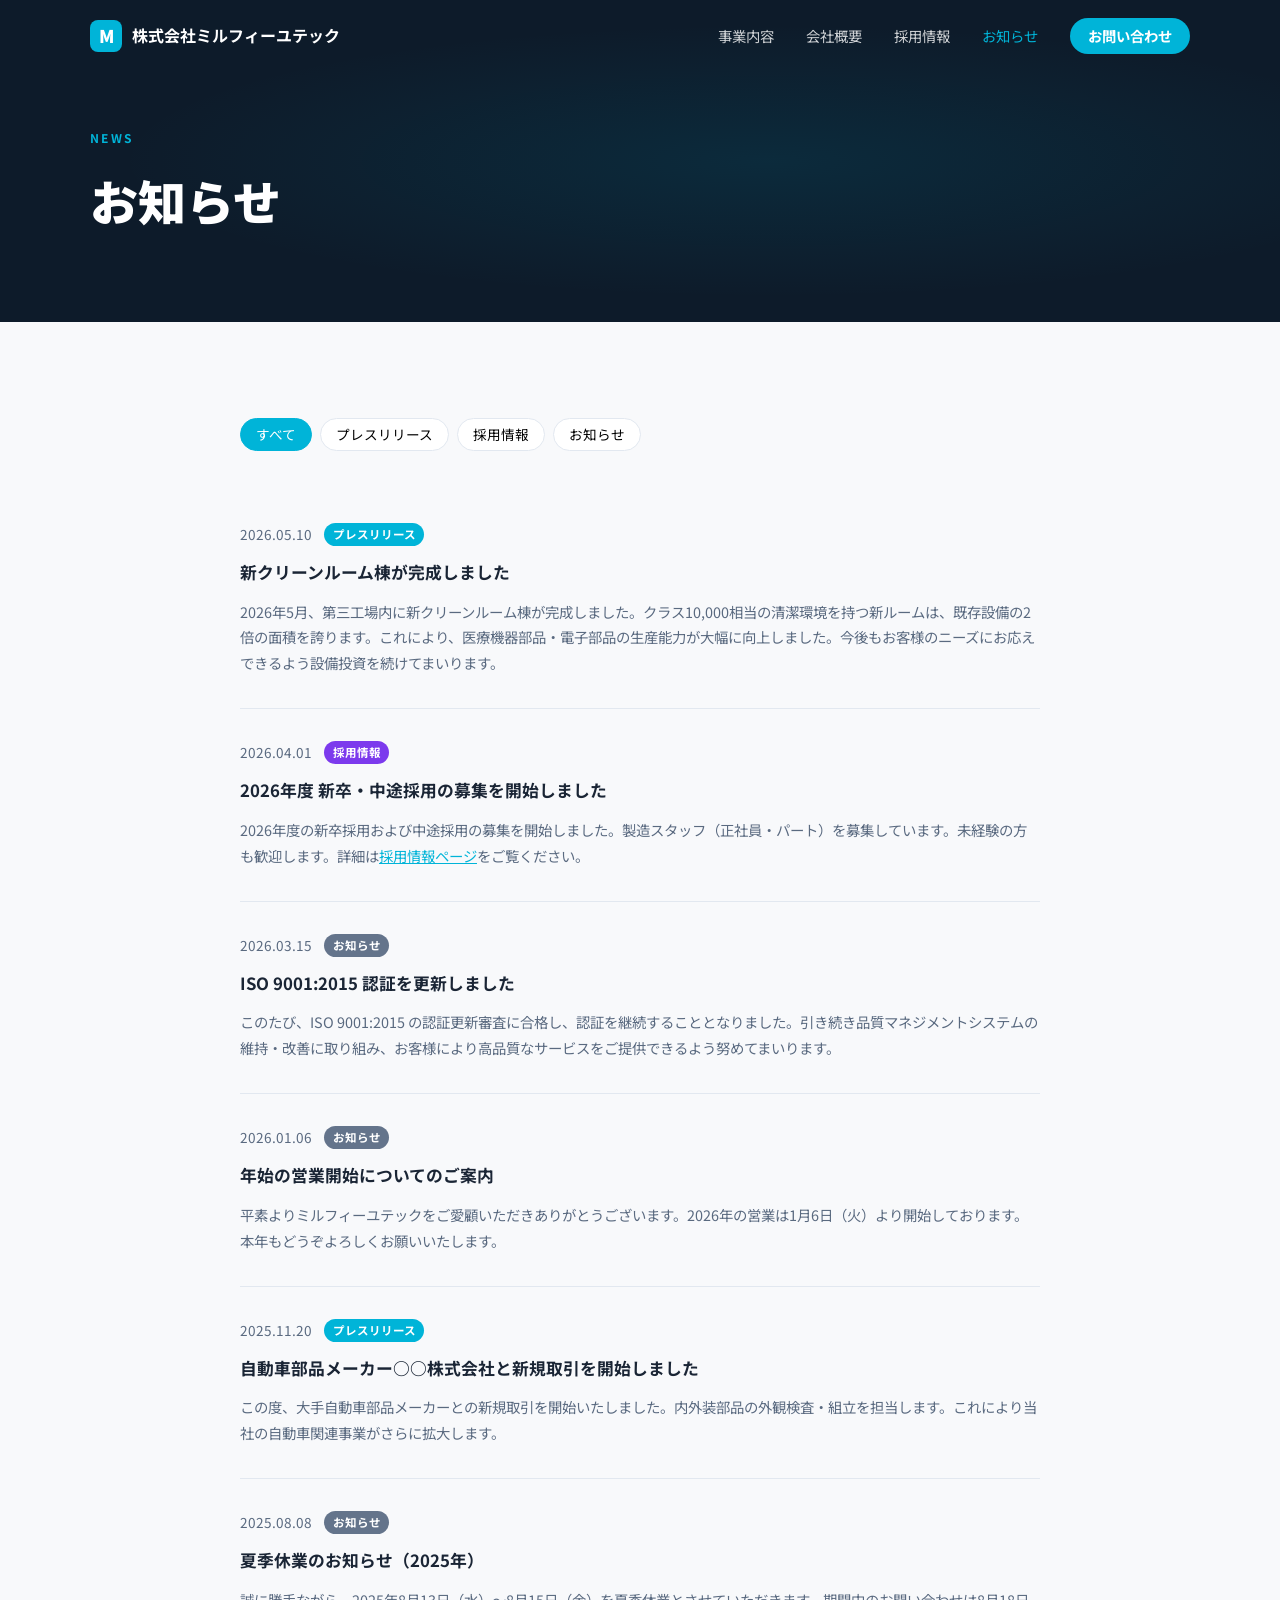
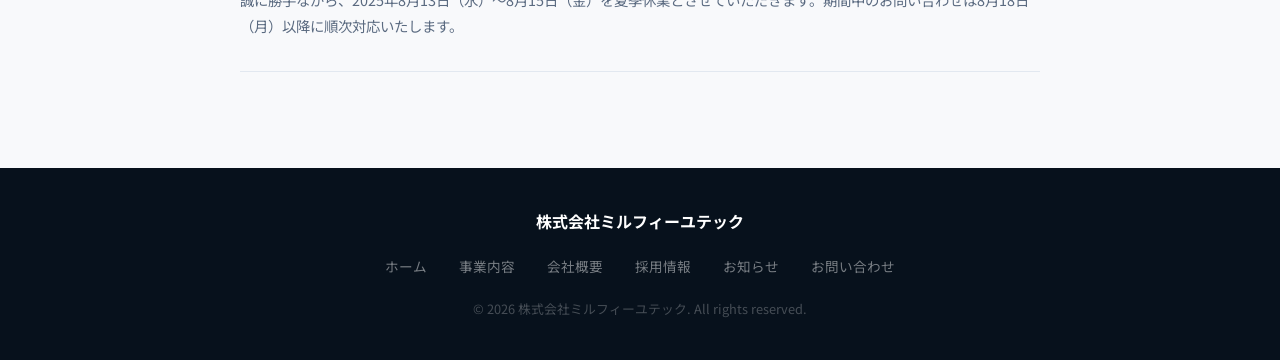
<file: samples/sample01/news.html>
<!DOCTYPE html>
<html lang="ja">
<head>
  <meta charset="UTF-8">
  <meta name="viewport" content="width=device-width, initial-scale=1.0">
  <title>お知らせ | 株式会社ミルフィーユテック</title>
  <link rel="preconnect" href="https://fonts.googleapis.com">
  <link rel="preconnect" href="https://fonts.gstatic.com" crossorigin>
  <link href="https://fonts.googleapis.com/css2?family=Noto+Sans+JP:wght@400;500;700;900&display=swap" rel="stylesheet">
  <link rel="stylesheet" href="style.css">
</head>
<body>

  <header class="nav nav--scrolled" id="top">
    <div class="nav__inner">
      <a href="index.html" class="nav__logo">
        <span class="nav__logo-mark">M</span>
        <span>株式会社ミルフィーユテック</span>
      </a>
      <nav>
        <ul class="nav__links">
          <li><a href="services.html">事業内容</a></li>
          <li><a href="company.html">会社概要</a></li>
          <li><a href="recruit.html">採用情報</a></li>
          <li><a href="news.html" class="nav__active">お知らせ</a></li>
          <li><a href="index.html#contact" class="nav__cta">お問い合わせ</a></li>
        </ul>
      </nav>
      <button class="nav__hamburger" aria-label="メニュー">
        <span></span><span></span><span></span>
      </button>
    </div>
  </header>

  <div class="nav__drawer">
    <a href="services.html">事業内容</a>
    <a href="company.html">会社概要</a>
    <a href="recruit.html">採用情報</a>
    <a href="news.html">お知らせ</a>
    <a href="index.html#contact" class="nav__cta">お問い合わせ</a>
  </div>
  <div class="nav__overlay"></div>

  <!-- Page Hero -->
  <section class="page-hero page-hero--sm">
    <div class="page-hero__inner">
      <p class="page-hero__label">NEWS</p>
      <h1 class="page-hero__title">お知らせ</h1>
    </div>
  </section>

  <!-- News List -->
  <section class="section" id="news-list">
    <div class="container container--narrow">

      <div class="news-filter">
        <button class="news-filter__btn news-filter__btn--active" data-cat="all">すべて</button>
        <button class="news-filter__btn" data-cat="press">プレスリリース</button>
        <button class="news-filter__btn" data-cat="recruit">採用情報</button>
        <button class="news-filter__btn" data-cat="info">お知らせ</button>
      </div>

      <ul class="news-full__list">
        <li class="news-full__item" data-cat="press">
          <article>
            <div class="news-full__meta">
              <time class="news-full__date">2026.05.10</time>
              <span class="news-full__cat news-full__cat--press">プレスリリース</span>
            </div>
            <h2 class="news-full__title">新クリーンルーム棟が完成しました</h2>
            <p class="news-full__body">2026年5月、第三工場内に新クリーンルーム棟が完成しました。クラス10,000相当の清潔環境を持つ新ルームは、既存設備の2倍の面積を誇ります。これにより、医療機器部品・電子部品の生産能力が大幅に向上しました。今後もお客様のニーズにお応えできるよう設備投資を続けてまいります。</p>
          </article>
        </li>
        <li class="news-full__item" data-cat="recruit">
          <article>
            <div class="news-full__meta">
              <time class="news-full__date">2026.04.01</time>
              <span class="news-full__cat news-full__cat--recruit">採用情報</span>
            </div>
            <h2 class="news-full__title">2026年度 新卒・中途採用の募集を開始しました</h2>
            <p class="news-full__body">2026年度の新卒採用および中途採用の募集を開始しました。製造スタッフ（正社員・パート）を募集しています。未経験の方も歓迎します。詳細は<a href="recruit.html">採用情報ページ</a>をご覧ください。</p>
          </article>
        </li>
        <li class="news-full__item" data-cat="info">
          <article>
            <div class="news-full__meta">
              <time class="news-full__date">2026.03.15</time>
              <span class="news-full__cat news-full__cat--info">お知らせ</span>
            </div>
            <h2 class="news-full__title">ISO 9001:2015 認証を更新しました</h2>
            <p class="news-full__body">このたび、ISO 9001:2015 の認証更新審査に合格し、認証を継続することとなりました。引き続き品質マネジメントシステムの維持・改善に取り組み、お客様により高品質なサービスをご提供できるよう努めてまいります。</p>
          </article>
        </li>
        <li class="news-full__item" data-cat="info">
          <article>
            <div class="news-full__meta">
              <time class="news-full__date">2026.01.06</time>
              <span class="news-full__cat news-full__cat--info">お知らせ</span>
            </div>
            <h2 class="news-full__title">年始の営業開始についてのご案内</h2>
            <p class="news-full__body">平素よりミルフィーユテックをご愛顧いただきありがとうございます。2026年の営業は1月6日（火）より開始しております。本年もどうぞよろしくお願いいたします。</p>
          </article>
        </li>
        <li class="news-full__item" data-cat="press">
          <article>
            <div class="news-full__meta">
              <time class="news-full__date">2025.11.20</time>
              <span class="news-full__cat news-full__cat--press">プレスリリース</span>
            </div>
            <h2 class="news-full__title">自動車部品メーカー○○株式会社と新規取引を開始しました</h2>
            <p class="news-full__body">この度、大手自動車部品メーカーとの新規取引を開始いたしました。内外装部品の外観検査・組立を担当します。これにより当社の自動車関連事業がさらに拡大します。</p>
          </article>
        </li>
        <li class="news-full__item" data-cat="info">
          <article>
            <div class="news-full__meta">
              <time class="news-full__date">2025.08.08</time>
              <span class="news-full__cat news-full__cat--info">お知らせ</span>
            </div>
            <h2 class="news-full__title">夏季休業のお知らせ（2025年）</h2>
            <p class="news-full__body">誠に勝手ながら、2025年8月13日（水）〜8月15日（金）を夏季休業とさせていただきます。期間中のお問い合わせは8月18日（月）以降に順次対応いたします。</p>
          </article>
        </li>
      </ul>
    </div>
  </section>

  <footer class="footer">
    <div class="footer__inner">
      <p class="footer__logo">株式会社ミルフィーユテック</p>
      <nav class="footer__nav">
        <a href="index.html">ホーム</a>
        <a href="services.html">事業内容</a>
        <a href="company.html">会社概要</a>
        <a href="recruit.html">採用情報</a>
        <a href="news.html">お知らせ</a>
        <a href="index.html#contact">お問い合わせ</a>
      </nav>
      <p class="footer__copy">© 2026 株式会社ミルフィーユテック. All rights reserved.</p>
    </div>
  </footer>

  <script>
    const nav = document.querySelector('.nav');
    window.addEventListener('scroll', () => {
      nav.classList.toggle('nav--scrolled', window.scrollY > 50);
    });
    const hamburger = document.querySelector('.nav__hamburger');
    const drawer = document.querySelector('.nav__drawer');
    const overlay = document.querySelector('.nav__overlay');
    function closeMenu() {
      hamburger.classList.remove('is-open');
      drawer.classList.remove('is-open');
      overlay.classList.remove('is-open');
    }
    hamburger.addEventListener('click', () => {
      const opening = !drawer.classList.contains('is-open');
      if (opening) {
        drawer.classList.add('is-open');
        overlay.classList.add('is-open');
        hamburger.classList.add('is-open');
      } else {
        closeMenu();
      }
    });
    overlay.addEventListener('click', closeMenu);
    drawer.querySelectorAll('a').forEach(a => a.addEventListener('click', closeMenu));

    // Filter
    const filterBtns = document.querySelectorAll('.news-filter__btn');
    const items = document.querySelectorAll('.news-full__item');
    filterBtns.forEach(btn => {
      btn.addEventListener('click', () => {
        filterBtns.forEach(b => b.classList.remove('news-filter__btn--active'));
        btn.classList.add('news-filter__btn--active');
        const cat = btn.dataset.cat;
        items.forEach(item => {
          item.style.display = (cat === 'all' || item.dataset.cat === cat) ? '' : 'none';
        });
      });
    });
  </script>
</body>
</html>
</file>
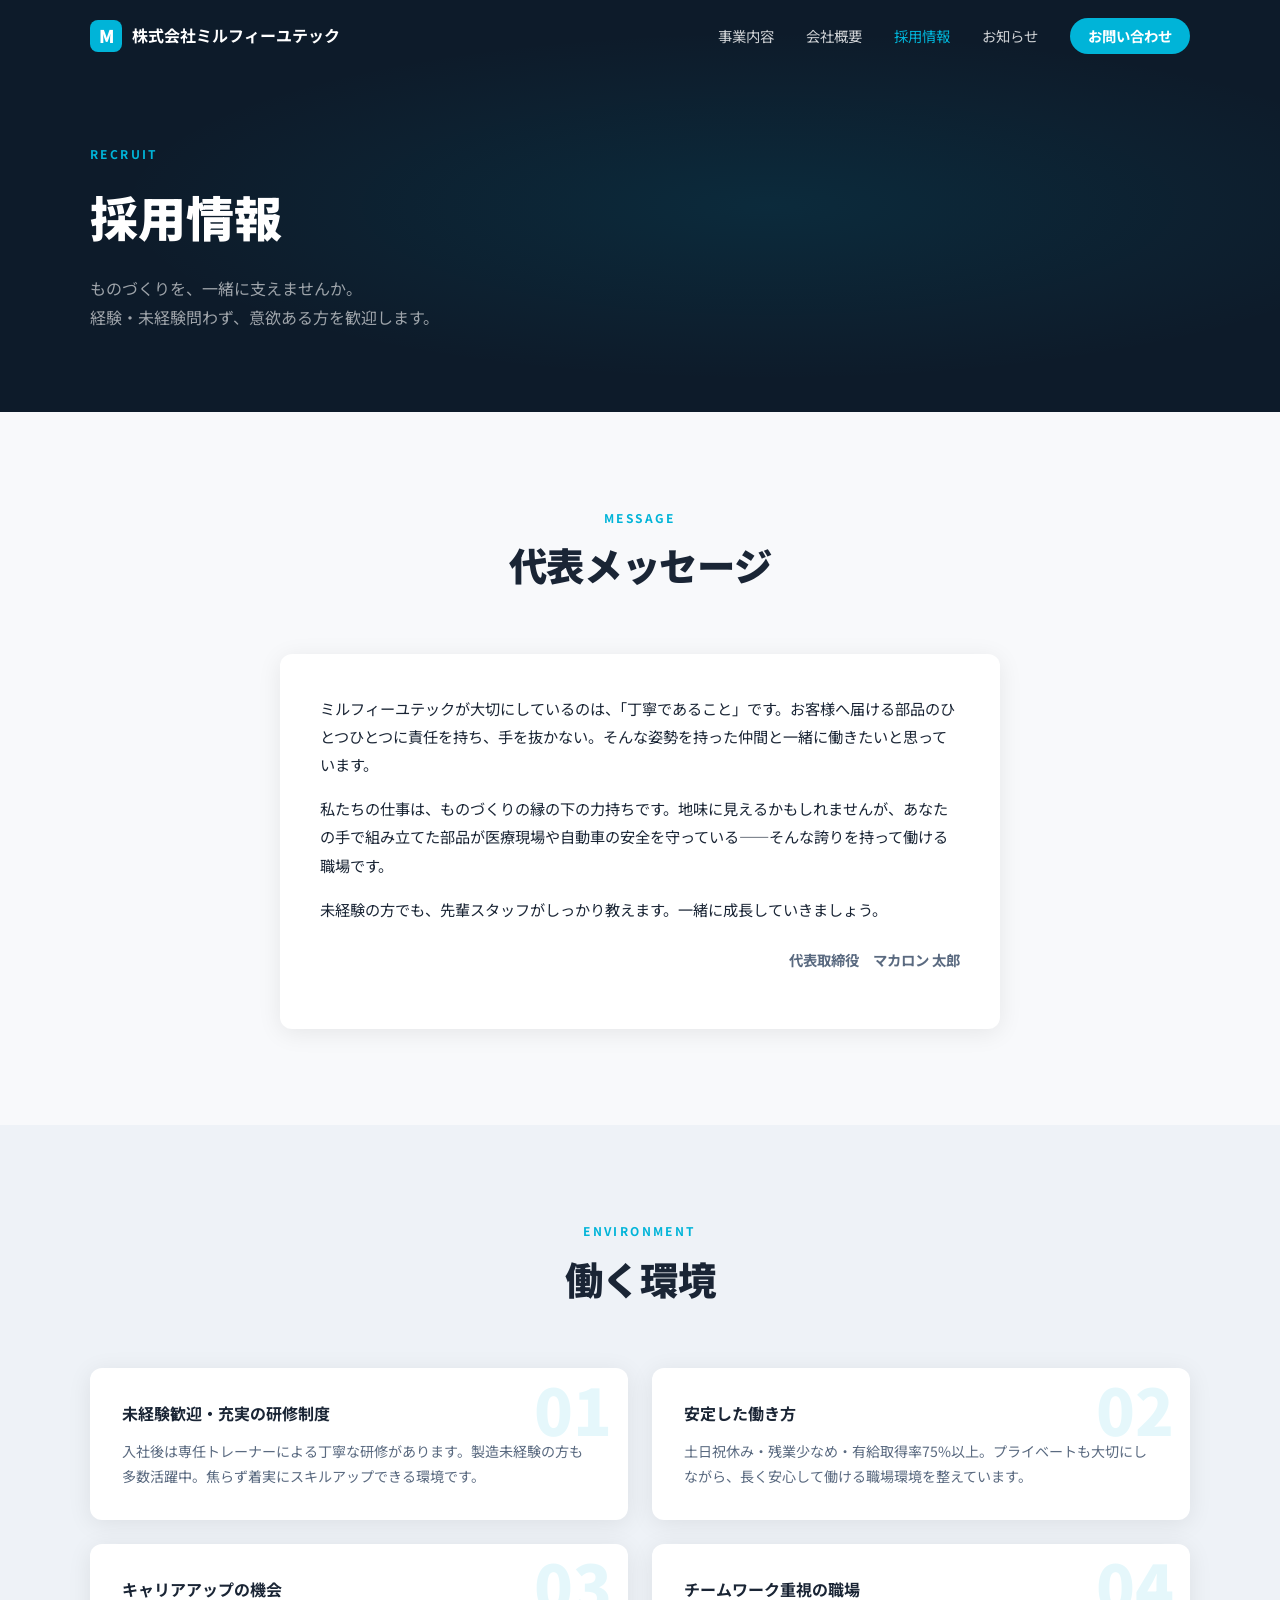
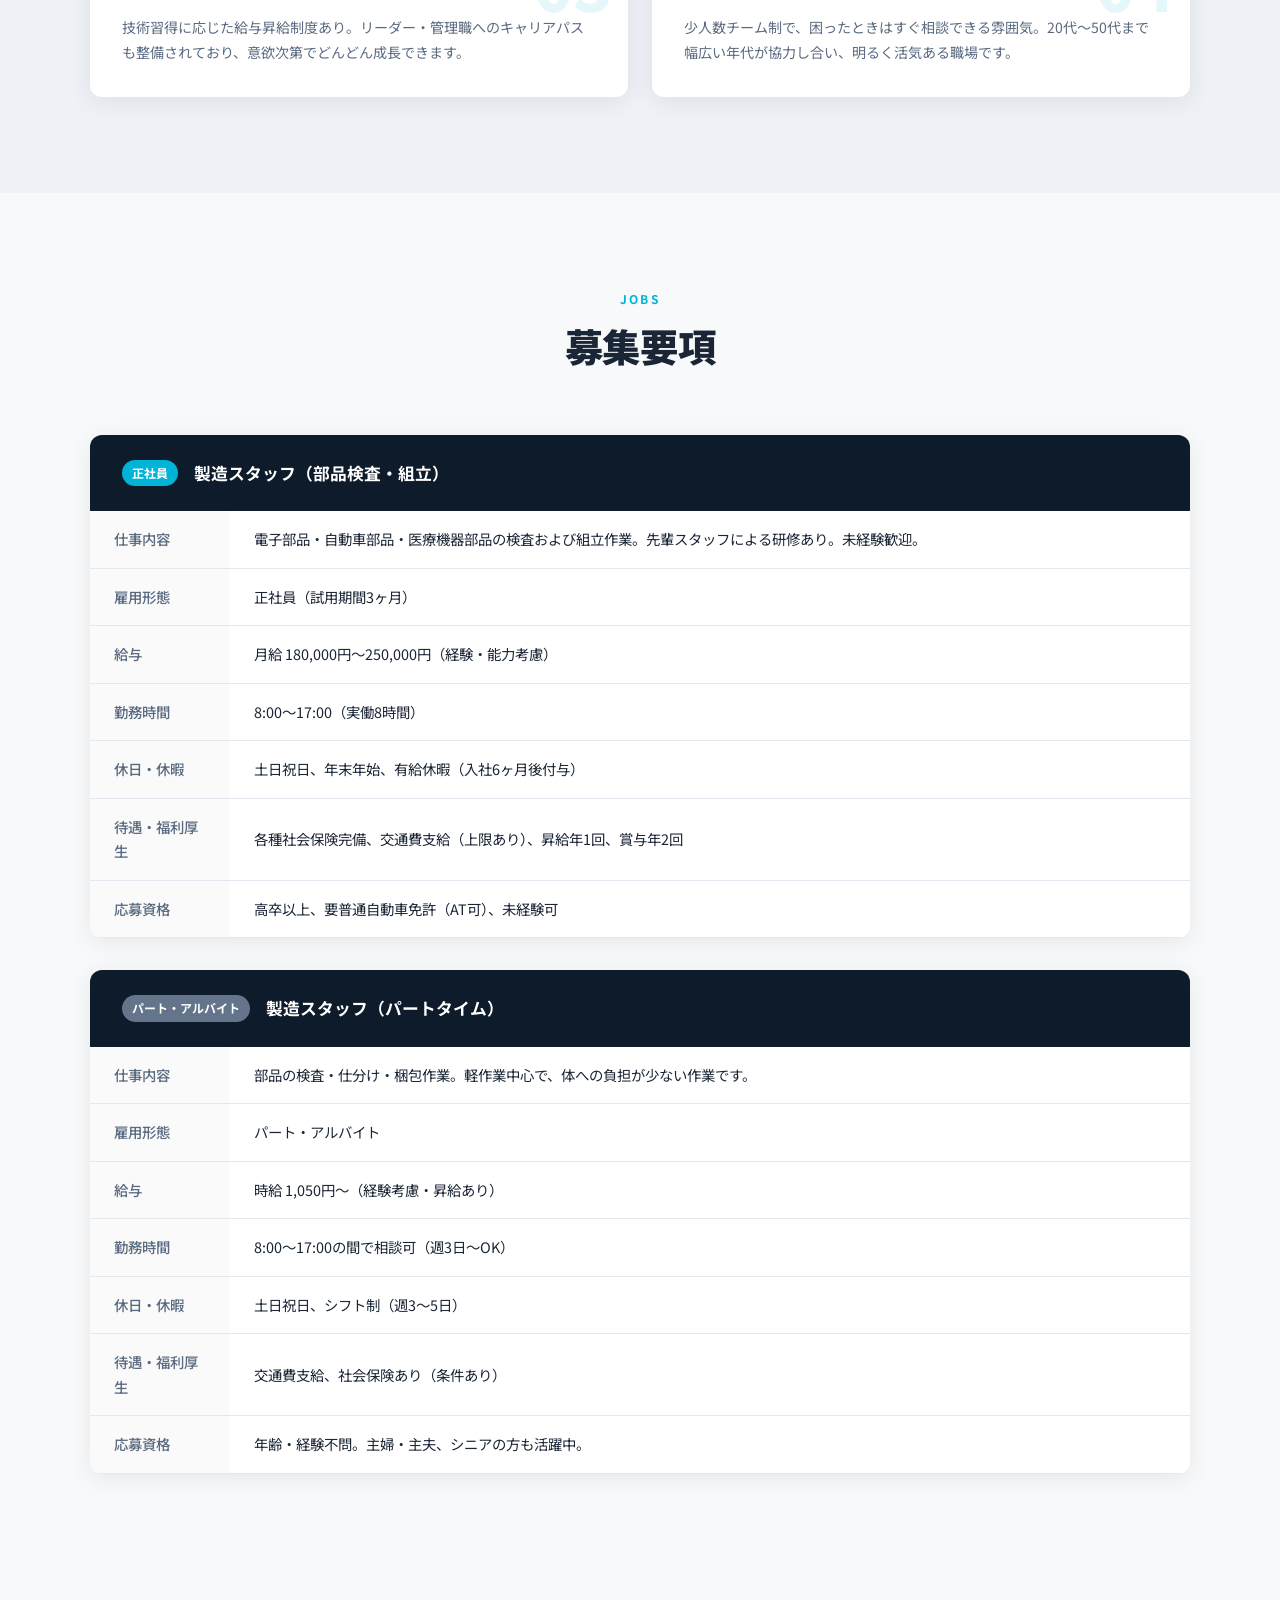
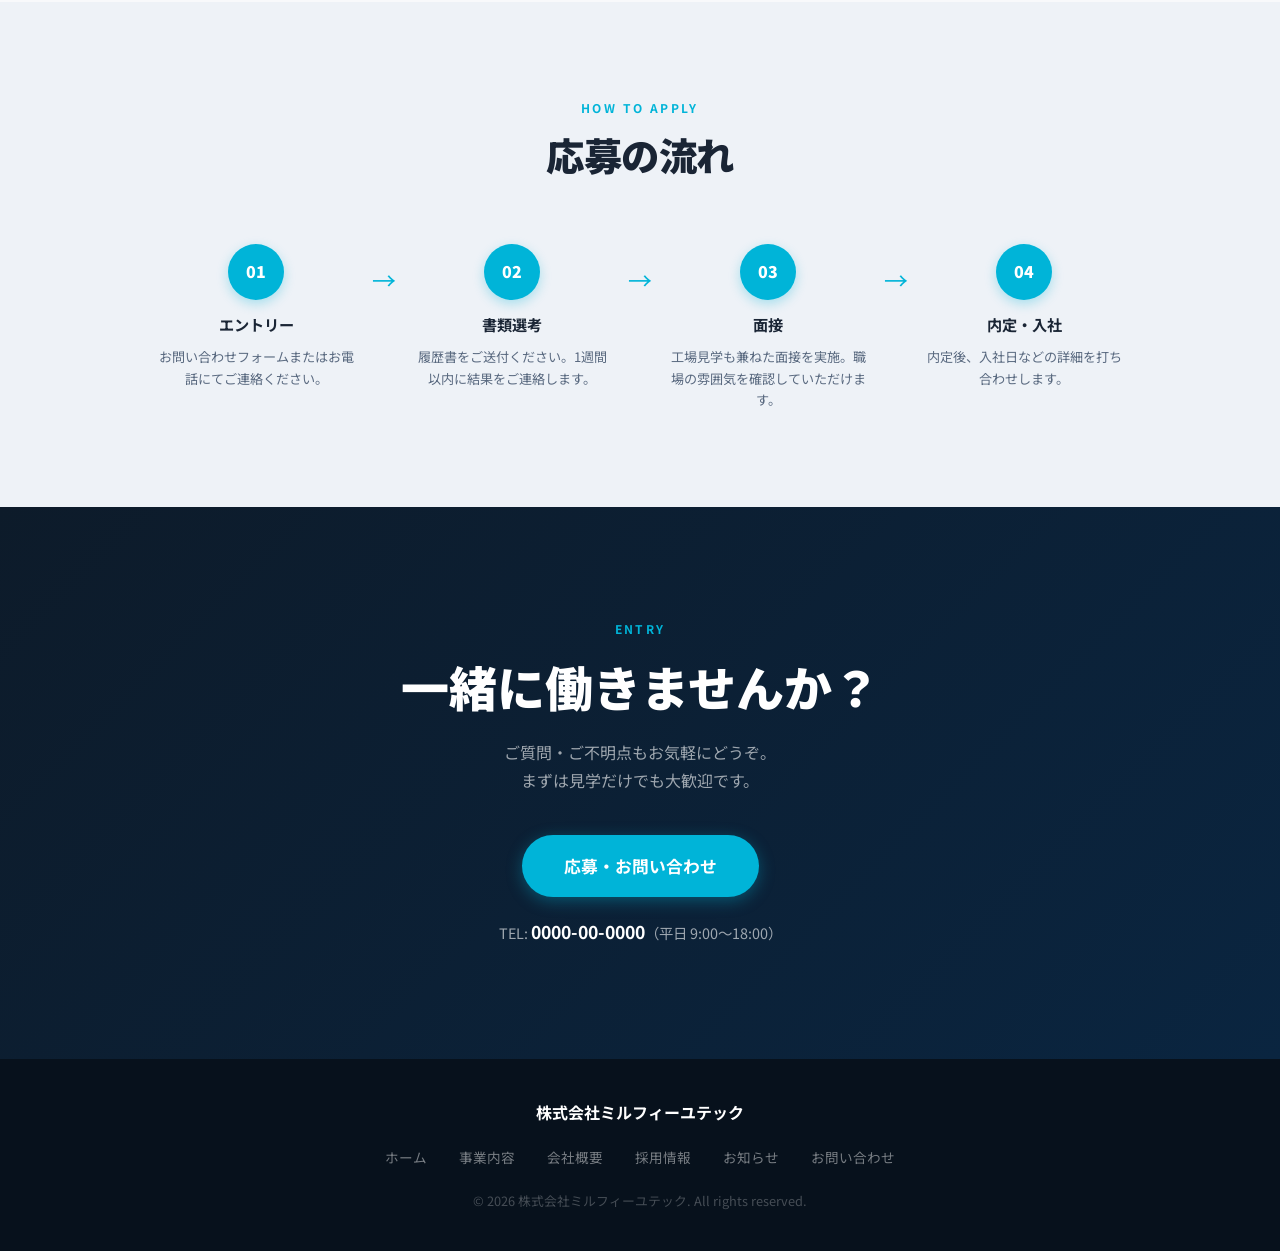
<file: samples/sample01/recruit.html>
<!DOCTYPE html>
<html lang="ja">
<head>
  <meta charset="UTF-8">
  <meta name="viewport" content="width=device-width, initial-scale=1.0">
  <title>採用情報 | 株式会社ミルフィーユテック</title>
  <link rel="preconnect" href="https://fonts.googleapis.com">
  <link rel="preconnect" href="https://fonts.gstatic.com" crossorigin>
  <link href="https://fonts.googleapis.com/css2?family=Noto+Sans+JP:wght@400;500;700;900&display=swap" rel="stylesheet">
  <link rel="stylesheet" href="style.css">
</head>
<body>

  <header class="nav nav--scrolled" id="top">
    <div class="nav__inner">
      <a href="index.html" class="nav__logo">
        <span class="nav__logo-mark">M</span>
        <span>株式会社ミルフィーユテック</span>
      </a>
      <nav>
        <ul class="nav__links">
          <li><a href="services.html">事業内容</a></li>
          <li><a href="company.html">会社概要</a></li>
          <li><a href="recruit.html" class="nav__active">採用情報</a></li>
          <li><a href="news.html">お知らせ</a></li>
          <li><a href="index.html#contact" class="nav__cta">お問い合わせ</a></li>
        </ul>
      </nav>
      <button class="nav__hamburger" aria-label="メニュー">
        <span></span><span></span><span></span>
      </button>
    </div>
  </header>

  <div class="nav__drawer">
    <a href="services.html">事業内容</a>
    <a href="company.html">会社概要</a>
    <a href="recruit.html">採用情報</a>
    <a href="news.html">お知らせ</a>
    <a href="index.html#contact" class="nav__cta">お問い合わせ</a>
  </div>
  <div class="nav__overlay"></div>

  <!-- Page Hero -->
  <section class="page-hero">
    <div class="page-hero__inner">
      <p class="page-hero__label">RECRUIT</p>
      <h1 class="page-hero__title">採用情報</h1>
      <p class="page-hero__sub">ものづくりを、一緒に支えませんか。<br>経験・未経験問わず、意欲ある方を歓迎します。</p>
    </div>
  </section>

  <!-- Message -->
  <section class="section" id="message">
    <div class="container">
      <div class="section__head">
        <p class="section__label">MESSAGE</p>
        <h2 class="section__title">代表メッセージ</h2>
      </div>
      <div class="recruit-message">
        <div class="recruit-message__text">
          <p>ミルフィーユテックが大切にしているのは、「丁寧であること」です。お客様へ届ける部品のひとつひとつに責任を持ち、手を抜かない。そんな姿勢を持った仲間と一緒に働きたいと思っています。</p>
          <p>私たちの仕事は、ものづくりの縁の下の力持ちです。地味に見えるかもしれませんが、あなたの手で組み立てた部品が医療現場や自動車の安全を守っている——そんな誇りを持って働ける職場です。</p>
          <p>未経験の方でも、先輩スタッフがしっかり教えます。一緒に成長していきましょう。</p>
          <p class="recruit-message__sign">代表取締役　マカロン 太郎</p>
        </div>
      </div>
    </div>
  </section>

  <!-- Environment -->
  <section class="section section--alt" id="environment">
    <div class="container">
      <div class="section__head">
        <p class="section__label">ENVIRONMENT</p>
        <h2 class="section__title">働く環境</h2>
      </div>
      <div class="env__grid">
        <div class="env-card">
          <div class="env-card__num">01</div>
          <h3 class="env-card__title">未経験歓迎・充実の研修制度</h3>
          <p class="env-card__desc">入社後は専任トレーナーによる丁寧な研修があります。製造未経験の方も多数活躍中。焦らず着実にスキルアップできる環境です。</p>
        </div>
        <div class="env-card">
          <div class="env-card__num">02</div>
          <h3 class="env-card__title">安定した働き方</h3>
          <p class="env-card__desc">土日祝休み・残業少なめ・有給取得率75%以上。プライベートも大切にしながら、長く安心して働ける職場環境を整えています。</p>
        </div>
        <div class="env-card">
          <div class="env-card__num">03</div>
          <h3 class="env-card__title">キャリアアップの機会</h3>
          <p class="env-card__desc">技術習得に応じた給与昇給制度あり。リーダー・管理職へのキャリアパスも整備されており、意欲次第でどんどん成長できます。</p>
        </div>
        <div class="env-card">
          <div class="env-card__num">04</div>
          <h3 class="env-card__title">チームワーク重視の職場</h3>
          <p class="env-card__desc">少人数チーム制で、困ったときはすぐ相談できる雰囲気。20代〜50代まで幅広い年代が協力し合い、明るく活気ある職場です。</p>
        </div>
      </div>
    </div>
  </section>

  <!-- Jobs -->
  <section class="section" id="jobs">
    <div class="container">
      <div class="section__head">
        <p class="section__label">JOBS</p>
        <h2 class="section__title">募集要項</h2>
      </div>

      <div class="job-card">
        <div class="job-card__head">
          <span class="job-card__type">正社員</span>
          <h3 class="job-card__title">製造スタッフ（部品検査・組立）</h3>
        </div>
        <table class="job-table">
          <tbody>
            <tr><th>仕事内容</th><td>電子部品・自動車部品・医療機器部品の検査および組立作業。先輩スタッフによる研修あり。未経験歓迎。</td></tr>
            <tr><th>雇用形態</th><td>正社員（試用期間3ヶ月）</td></tr>
            <tr><th>給与</th><td>月給 180,000円〜250,000円（経験・能力考慮）</td></tr>
            <tr><th>勤務時間</th><td>8:00〜17:00（実働8時間）</td></tr>
            <tr><th>休日・休暇</th><td>土日祝日、年末年始、有給休暇（入社6ヶ月後付与）</td></tr>
            <tr><th>待遇・福利厚生</th><td>各種社会保険完備、交通費支給（上限あり）、昇給年1回、賞与年2回</td></tr>
            <tr><th>応募資格</th><td>高卒以上、要普通自動車免許（AT可）、未経験可</td></tr>
          </tbody>
        </table>
      </div>

      <div class="job-card">
        <div class="job-card__head">
          <span class="job-card__type job-card__type--part">パート・アルバイト</span>
          <h3 class="job-card__title">製造スタッフ（パートタイム）</h3>
        </div>
        <table class="job-table">
          <tbody>
            <tr><th>仕事内容</th><td>部品の検査・仕分け・梱包作業。軽作業中心で、体への負担が少ない作業です。</td></tr>
            <tr><th>雇用形態</th><td>パート・アルバイト</td></tr>
            <tr><th>給与</th><td>時給 1,050円〜（経験考慮・昇給あり）</td></tr>
            <tr><th>勤務時間</th><td>8:00〜17:00の間で相談可（週3日〜OK）</td></tr>
            <tr><th>休日・休暇</th><td>土日祝日、シフト制（週3〜5日）</td></tr>
            <tr><th>待遇・福利厚生</th><td>交通費支給、社会保険あり（条件あり）</td></tr>
            <tr><th>応募資格</th><td>年齢・経験不問。主婦・主夫、シニアの方も活躍中。</td></tr>
          </tbody>
        </table>
      </div>
    </div>
  </section>

  <!-- Apply Flow -->
  <section class="section section--alt" id="apply">
    <div class="container">
      <div class="section__head">
        <p class="section__label">HOW TO APPLY</p>
        <h2 class="section__title">応募の流れ</h2>
      </div>
      <div class="apply__steps">
        <div class="apply-step">
          <div class="apply-step__num">01</div>
          <h3 class="apply-step__title">エントリー</h3>
          <p class="apply-step__desc">お問い合わせフォームまたはお電話にてご連絡ください。</p>
        </div>
        <div class="apply-step__arrow">→</div>
        <div class="apply-step">
          <div class="apply-step__num">02</div>
          <h3 class="apply-step__title">書類選考</h3>
          <p class="apply-step__desc">履歴書をご送付ください。1週間以内に結果をご連絡します。</p>
        </div>
        <div class="apply-step__arrow">→</div>
        <div class="apply-step">
          <div class="apply-step__num">03</div>
          <h3 class="apply-step__title">面接</h3>
          <p class="apply-step__desc">工場見学も兼ねた面接を実施。職場の雰囲気を確認していただけます。</p>
        </div>
        <div class="apply-step__arrow">→</div>
        <div class="apply-step">
          <div class="apply-step__num">04</div>
          <h3 class="apply-step__title">内定・入社</h3>
          <p class="apply-step__desc">内定後、入社日などの詳細を打ち合わせします。</p>
        </div>
      </div>
    </div>
  </section>

  <!-- CTA -->
  <section class="section section--cta">
    <div class="container">
      <p class="cta__label">ENTRY</p>
      <h2 class="cta__title">一緒に働きませんか？</h2>
      <p class="cta__sub">ご質問・ご不明点もお気軽にどうぞ。<br>まずは見学だけでも大歓迎です。</p>
      <div class="cta__actions">
        <a href="index.html#contact" class="btn btn--primary btn--lg">応募・お問い合わせ</a>
        <p class="cta__tel">TEL: <a href="tel:0000-00-0000">0000-00-0000</a>（平日 9:00〜18:00）</p>
      </div>
    </div>
  </section>

  <footer class="footer">
    <div class="footer__inner">
      <p class="footer__logo">株式会社ミルフィーユテック</p>
      <nav class="footer__nav">
        <a href="index.html">ホーム</a>
        <a href="services.html">事業内容</a>
        <a href="company.html">会社概要</a>
        <a href="recruit.html">採用情報</a>
        <a href="news.html">お知らせ</a>
        <a href="index.html#contact">お問い合わせ</a>
      </nav>
      <p class="footer__copy">© 2026 株式会社ミルフィーユテック. All rights reserved.</p>
    </div>
  </footer>

  <script>
    const nav = document.querySelector('.nav');
    window.addEventListener('scroll', () => {
      nav.classList.toggle('nav--scrolled', window.scrollY > 50);
    });
    const hamburger = document.querySelector('.nav__hamburger');
    const drawer = document.querySelector('.nav__drawer');
    const overlay = document.querySelector('.nav__overlay');
    function closeMenu() {
      hamburger.classList.remove('is-open');
      drawer.classList.remove('is-open');
      overlay.classList.remove('is-open');
    }
    hamburger.addEventListener('click', () => {
      const opening = !drawer.classList.contains('is-open');
      if (opening) {
        drawer.classList.add('is-open');
        overlay.classList.add('is-open');
        hamburger.classList.add('is-open');
      } else {
        closeMenu();
      }
    });
    overlay.addEventListener('click', closeMenu);
    drawer.querySelectorAll('a').forEach(a => a.addEventListener('click', closeMenu));
  </script>
</body>
</html>
</file>
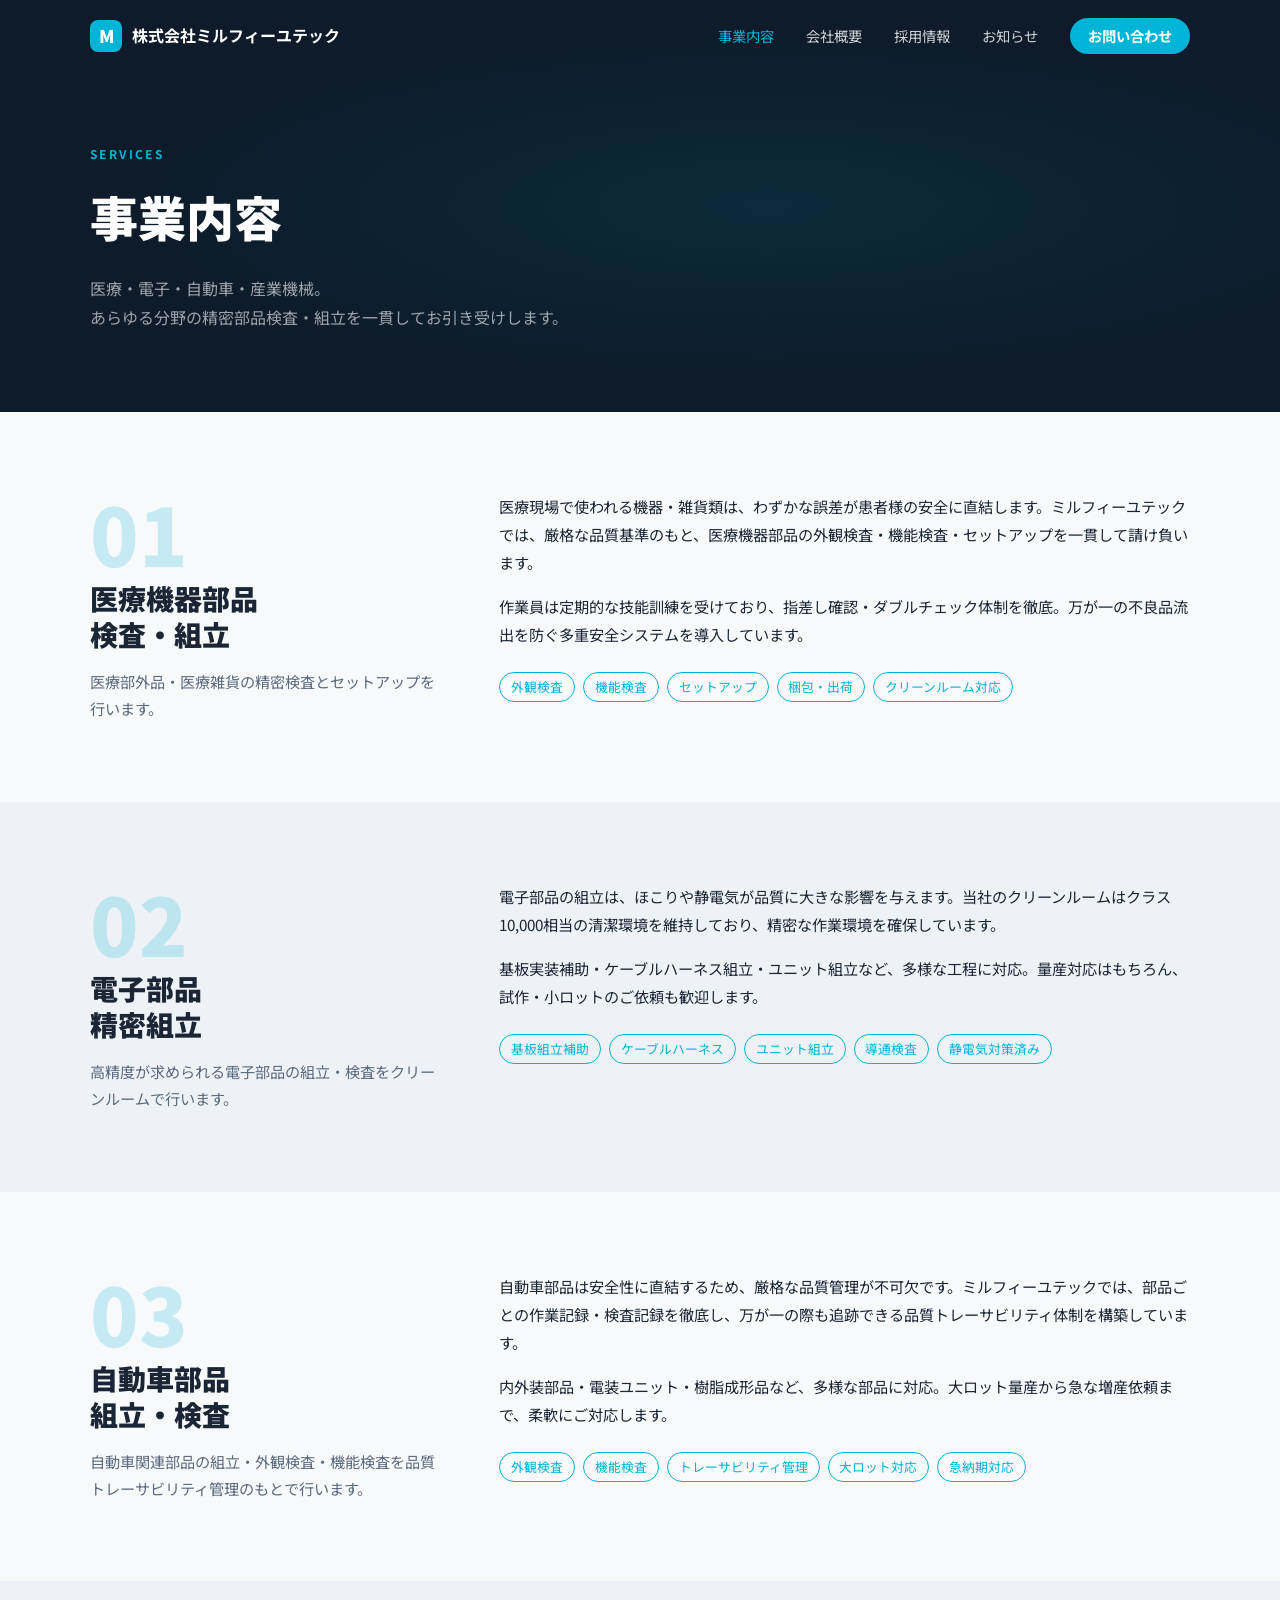
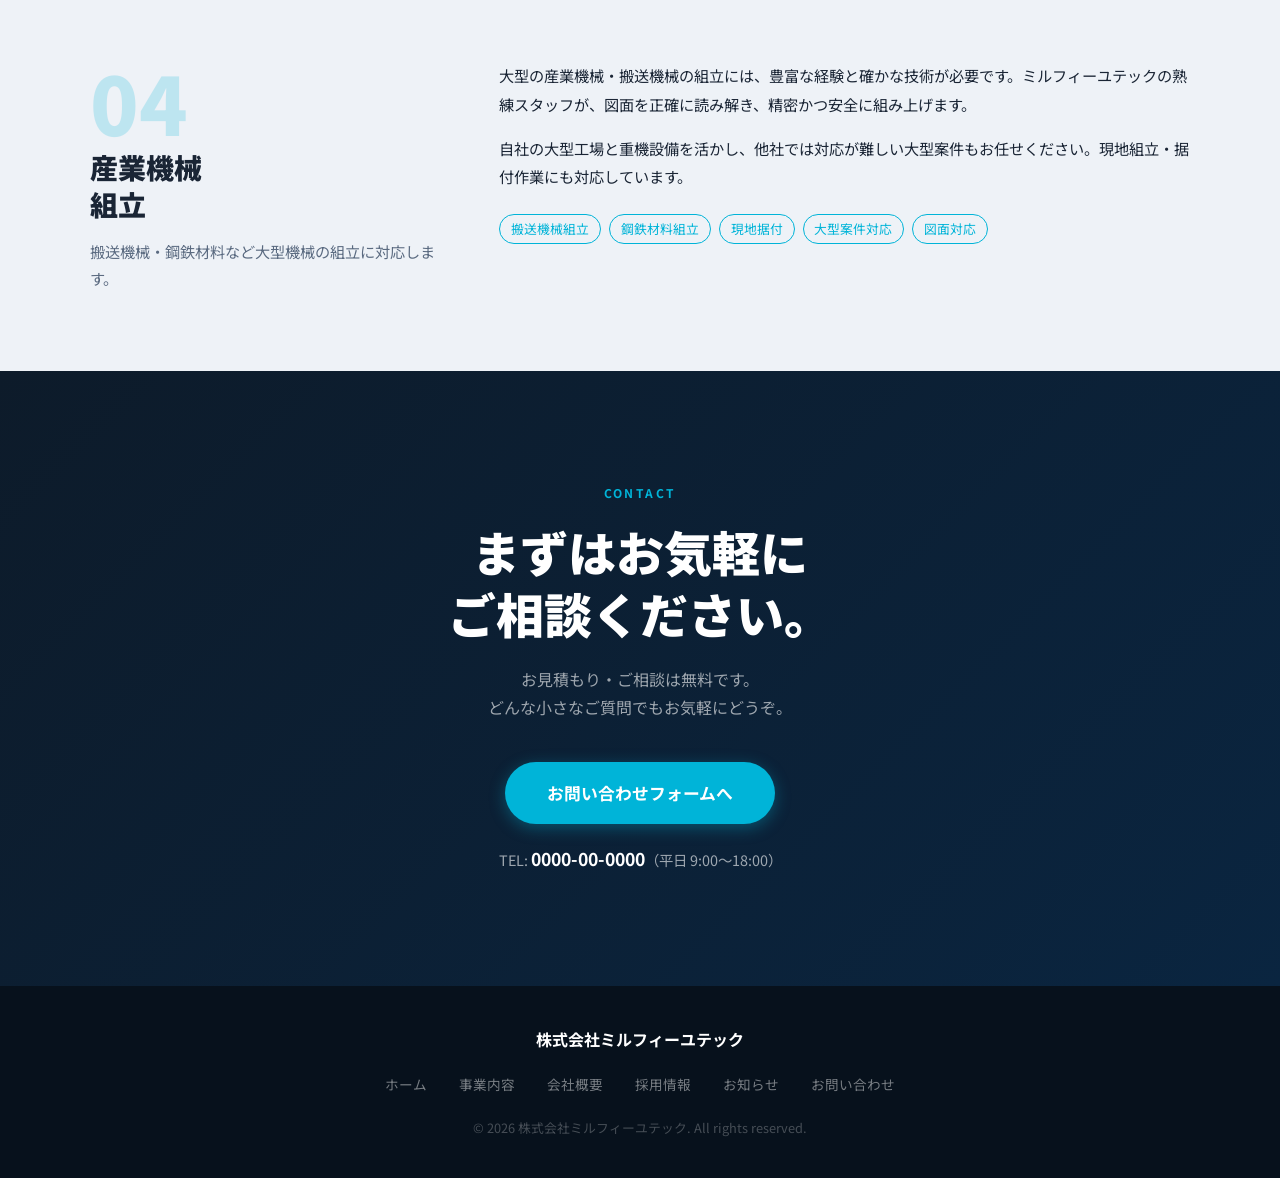
<file: samples/sample01/services.html>
<!DOCTYPE html>
<html lang="ja">
<head>
  <meta charset="UTF-8">
  <meta name="viewport" content="width=device-width, initial-scale=1.0">
  <title>事業内容 | 株式会社ミルフィーユテック</title>
  <link rel="preconnect" href="https://fonts.googleapis.com">
  <link rel="preconnect" href="https://fonts.gstatic.com" crossorigin>
  <link href="https://fonts.googleapis.com/css2?family=Noto+Sans+JP:wght@400;500;700;900&display=swap" rel="stylesheet">
  <link rel="stylesheet" href="style.css">
</head>
<body>

  <header class="nav nav--scrolled" id="top">
    <div class="nav__inner">
      <a href="index.html" class="nav__logo">
        <span class="nav__logo-mark">M</span>
        <span>株式会社ミルフィーユテック</span>
      </a>
      <nav>
        <ul class="nav__links">
          <li><a href="services.html" class="nav__active">事業内容</a></li>
          <li><a href="company.html">会社概要</a></li>
          <li><a href="recruit.html">採用情報</a></li>
          <li><a href="news.html">お知らせ</a></li>
          <li><a href="index.html#contact" class="nav__cta">お問い合わせ</a></li>
        </ul>
      </nav>
      <button class="nav__hamburger" aria-label="メニュー">
        <span></span><span></span><span></span>
      </button>
    </div>
  </header>

  <div class="nav__drawer">
    <a href="services.html">事業内容</a>
    <a href="company.html">会社概要</a>
    <a href="recruit.html">採用情報</a>
    <a href="news.html">お知らせ</a>
    <a href="index.html#contact" class="nav__cta">お問い合わせ</a>
  </div>
  <div class="nav__overlay"></div>

  <!-- Page Hero -->
  <section class="page-hero">
    <div class="page-hero__inner">
      <p class="page-hero__label">SERVICES</p>
      <h1 class="page-hero__title">事業内容</h1>
      <p class="page-hero__sub">医療・電子・自動車・産業機械。<br>あらゆる分野の精密部品検査・組立を一貫してお引き受けします。</p>
    </div>
  </section>

  <!-- Service 01 -->
  <section class="service-detail" id="medical">
    <div class="container">
      <div class="service-detail__inner">
        <div class="service-detail__head">
          <p class="service-detail__num">01</p>
          <h2 class="service-detail__title">医療機器部品<br>検査・組立</h2>
          <p class="service-detail__lead">医療部外品・医療雑貨の精密検査とセットアップを行います。</p>
        </div>
        <div class="service-detail__body">
          <p>医療現場で使われる機器・雑貨類は、わずかな誤差が患者様の安全に直結します。ミルフィーユテックでは、厳格な品質基準のもと、医療機器部品の外観検査・機能検査・セットアップを一貫して請け負います。</p>
          <p>作業員は定期的な技能訓練を受けており、指差し確認・ダブルチェック体制を徹底。万が一の不良品流出を防ぐ多重安全システムを導入しています。</p>
          <div class="service-detail__tags">
            <span>外観検査</span>
            <span>機能検査</span>
            <span>セットアップ</span>
            <span>梱包・出荷</span>
            <span>クリーンルーム対応</span>
          </div>
        </div>
      </div>
    </div>
  </section>

  <!-- Service 02 -->
  <section class="service-detail service-detail--alt" id="electronics">
    <div class="container">
      <div class="service-detail__inner service-detail__inner--rev">
        <div class="service-detail__head">
          <p class="service-detail__num">02</p>
          <h2 class="service-detail__title">電子部品<br>精密組立</h2>
          <p class="service-detail__lead">高精度が求められる電子部品の組立・検査をクリーンルームで行います。</p>
        </div>
        <div class="service-detail__body">
          <p>電子部品の組立は、ほこりや静電気が品質に大きな影響を与えます。当社のクリーンルームはクラス10,000相当の清潔環境を維持しており、精密な作業環境を確保しています。</p>
          <p>基板実装補助・ケーブルハーネス組立・ユニット組立など、多様な工程に対応。量産対応はもちろん、試作・小ロットのご依頼も歓迎します。</p>
          <div class="service-detail__tags">
            <span>基板組立補助</span>
            <span>ケーブルハーネス</span>
            <span>ユニット組立</span>
            <span>導通検査</span>
            <span>静電気対策済み</span>
          </div>
        </div>
      </div>
    </div>
  </section>

  <!-- Service 03 -->
  <section class="service-detail" id="automotive">
    <div class="container">
      <div class="service-detail__inner">
        <div class="service-detail__head">
          <p class="service-detail__num">03</p>
          <h2 class="service-detail__title">自動車部品<br>組立・検査</h2>
          <p class="service-detail__lead">自動車関連部品の組立・外観検査・機能検査を品質トレーサビリティ管理のもとで行います。</p>
        </div>
        <div class="service-detail__body">
          <p>自動車部品は安全性に直結するため、厳格な品質管理が不可欠です。ミルフィーユテックでは、部品ごとの作業記録・検査記録を徹底し、万が一の際も追跡できる品質トレーサビリティ体制を構築しています。</p>
          <p>内外装部品・電装ユニット・樹脂成形品など、多様な部品に対応。大ロット量産から急な増産依頼まで、柔軟にご対応します。</p>
          <div class="service-detail__tags">
            <span>外観検査</span>
            <span>機能検査</span>
            <span>トレーサビリティ管理</span>
            <span>大ロット対応</span>
            <span>急納期対応</span>
          </div>
        </div>
      </div>
    </div>
  </section>

  <!-- Service 04 -->
  <section class="service-detail service-detail--alt" id="industrial">
    <div class="container">
      <div class="service-detail__inner service-detail__inner--rev">
        <div class="service-detail__head">
          <p class="service-detail__num">04</p>
          <h2 class="service-detail__title">産業機械<br>組立</h2>
          <p class="service-detail__lead">搬送機械・鋼鉄材料など大型機械の組立に対応します。</p>
        </div>
        <div class="service-detail__body">
          <p>大型の産業機械・搬送機械の組立には、豊富な経験と確かな技術が必要です。ミルフィーユテックの熟練スタッフが、図面を正確に読み解き、精密かつ安全に組み上げます。</p>
          <p>自社の大型工場と重機設備を活かし、他社では対応が難しい大型案件もお任せください。現地組立・据付作業にも対応しています。</p>
          <div class="service-detail__tags">
            <span>搬送機械組立</span>
            <span>鋼鉄材料組立</span>
            <span>現地据付</span>
            <span>大型案件対応</span>
            <span>図面対応</span>
          </div>
        </div>
      </div>
    </div>
  </section>

  <!-- CTA -->
  <section class="section section--cta">
    <div class="container">
      <p class="cta__label">CONTACT</p>
      <h2 class="cta__title">まずはお気軽に<br>ご相談ください。</h2>
      <p class="cta__sub">お見積もり・ご相談は無料です。<br>どんな小さなご質問でもお気軽にどうぞ。</p>
      <div class="cta__actions">
        <a href="index.html#contact" class="btn btn--primary btn--lg">お問い合わせフォームへ</a>
        <p class="cta__tel">TEL: <a href="tel:0000-00-0000">0000-00-0000</a>（平日 9:00〜18:00）</p>
      </div>
    </div>
  </section>

  <footer class="footer">
    <div class="footer__inner">
      <p class="footer__logo">株式会社ミルフィーユテック</p>
      <nav class="footer__nav">
        <a href="index.html">ホーム</a>
        <a href="services.html">事業内容</a>
        <a href="company.html">会社概要</a>
        <a href="recruit.html">採用情報</a>
        <a href="news.html">お知らせ</a>
        <a href="index.html#contact">お問い合わせ</a>
      </nav>
      <p class="footer__copy">© 2026 株式会社ミルフィーユテック. All rights reserved.</p>
    </div>
  </footer>

  <script>
    const nav = document.querySelector('.nav');
    window.addEventListener('scroll', () => {
      nav.classList.toggle('nav--scrolled', window.scrollY > 50);
    });
    const hamburger = document.querySelector('.nav__hamburger');
    const drawer = document.querySelector('.nav__drawer');
    const overlay = document.querySelector('.nav__overlay');
    function closeMenu() {
      hamburger.classList.remove('is-open');
      drawer.classList.remove('is-open');
      overlay.classList.remove('is-open');
    }
    hamburger.addEventListener('click', () => {
      const opening = !drawer.classList.contains('is-open');
      if (opening) {
        drawer.classList.add('is-open');
        overlay.classList.add('is-open');
        hamburger.classList.add('is-open');
      } else {
        closeMenu();
      }
    });
    overlay.addEventListener('click', closeMenu);
    drawer.querySelectorAll('a').forEach(a => a.addEventListener('click', closeMenu));
  </script>
</body>
</html>
</file>
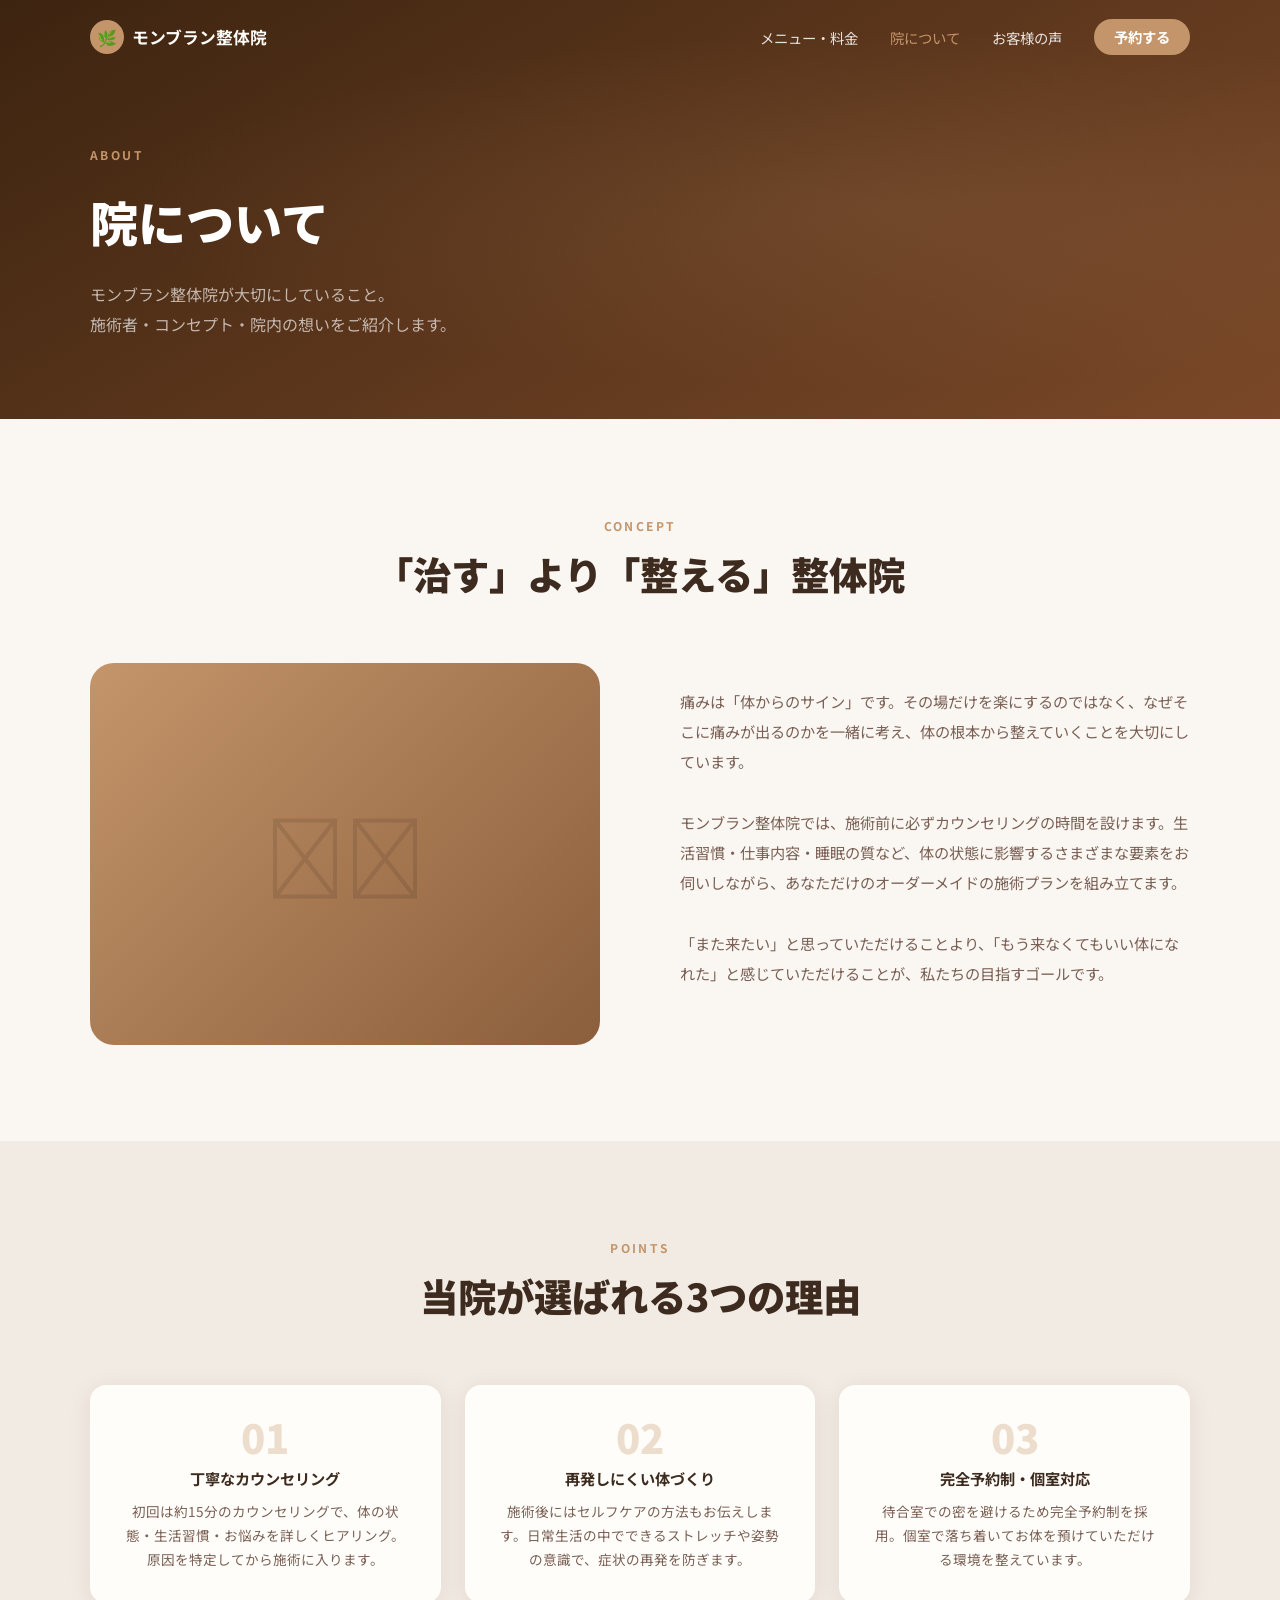
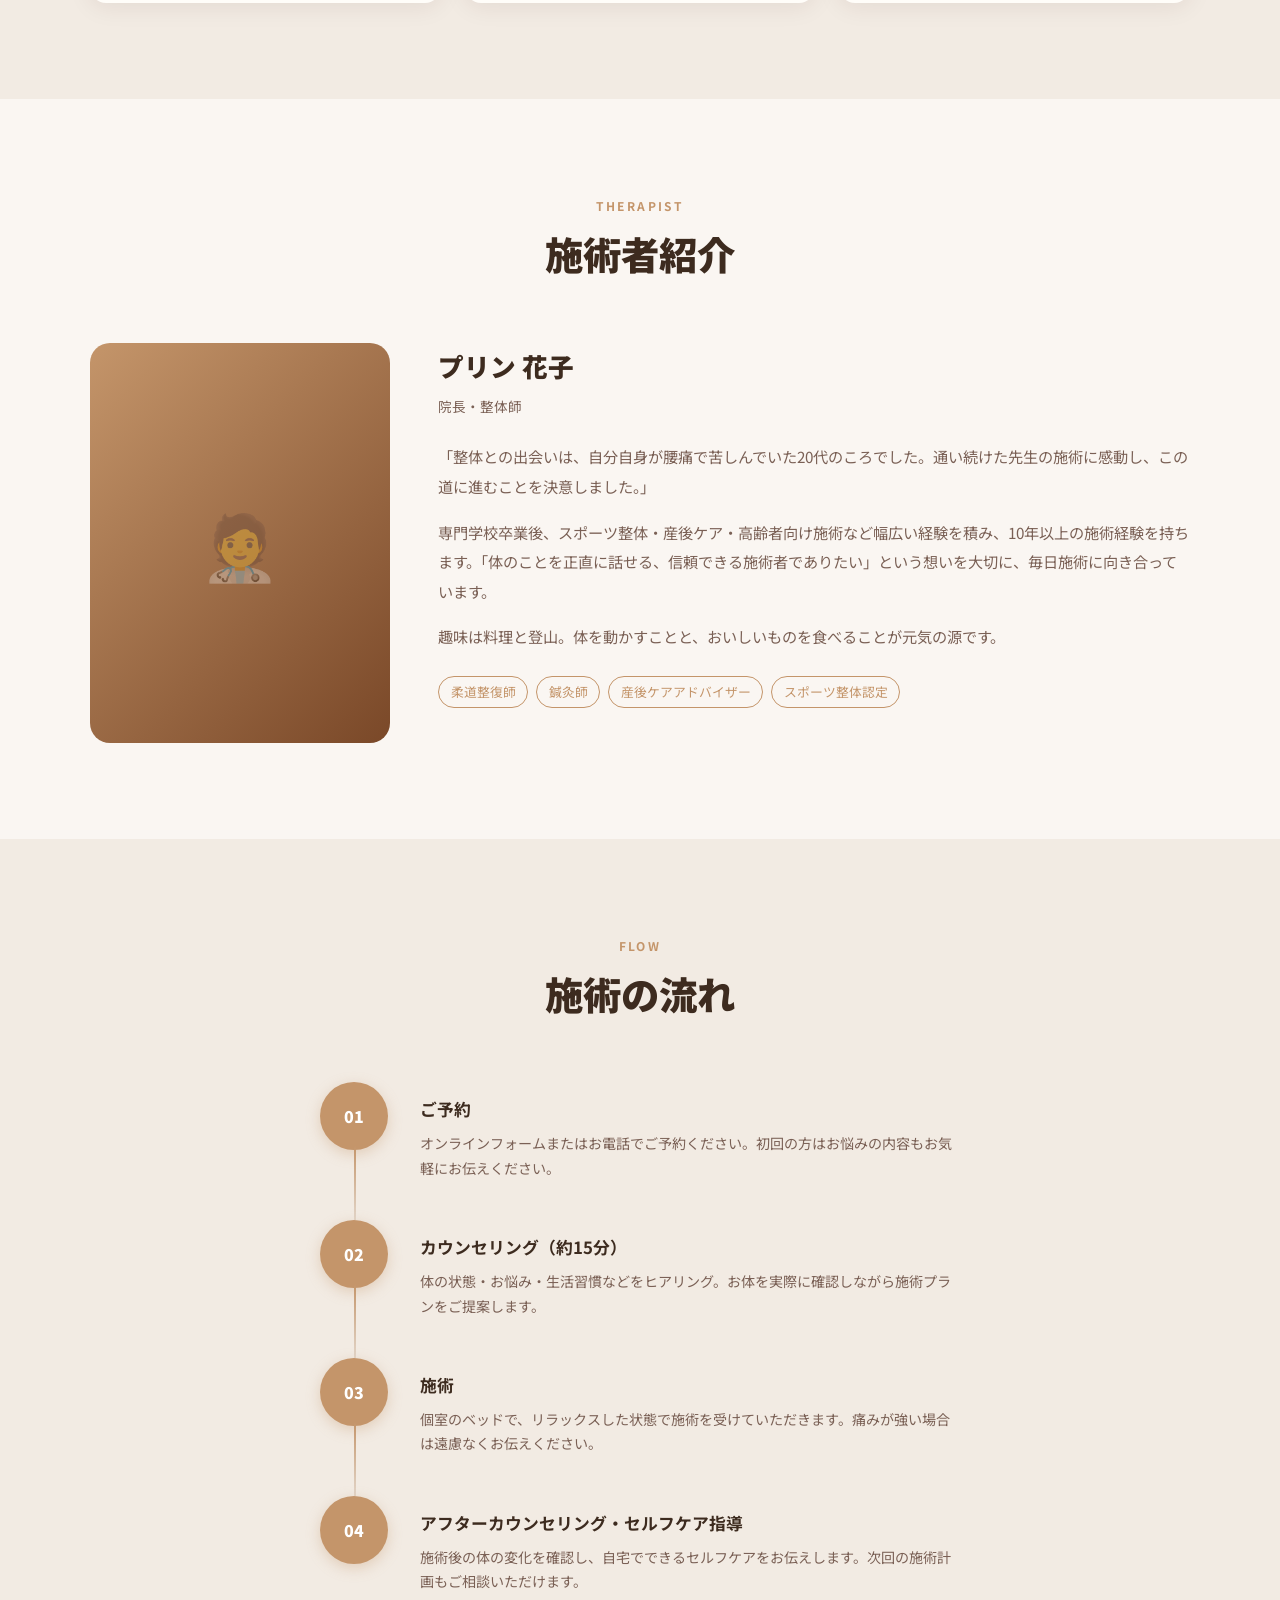
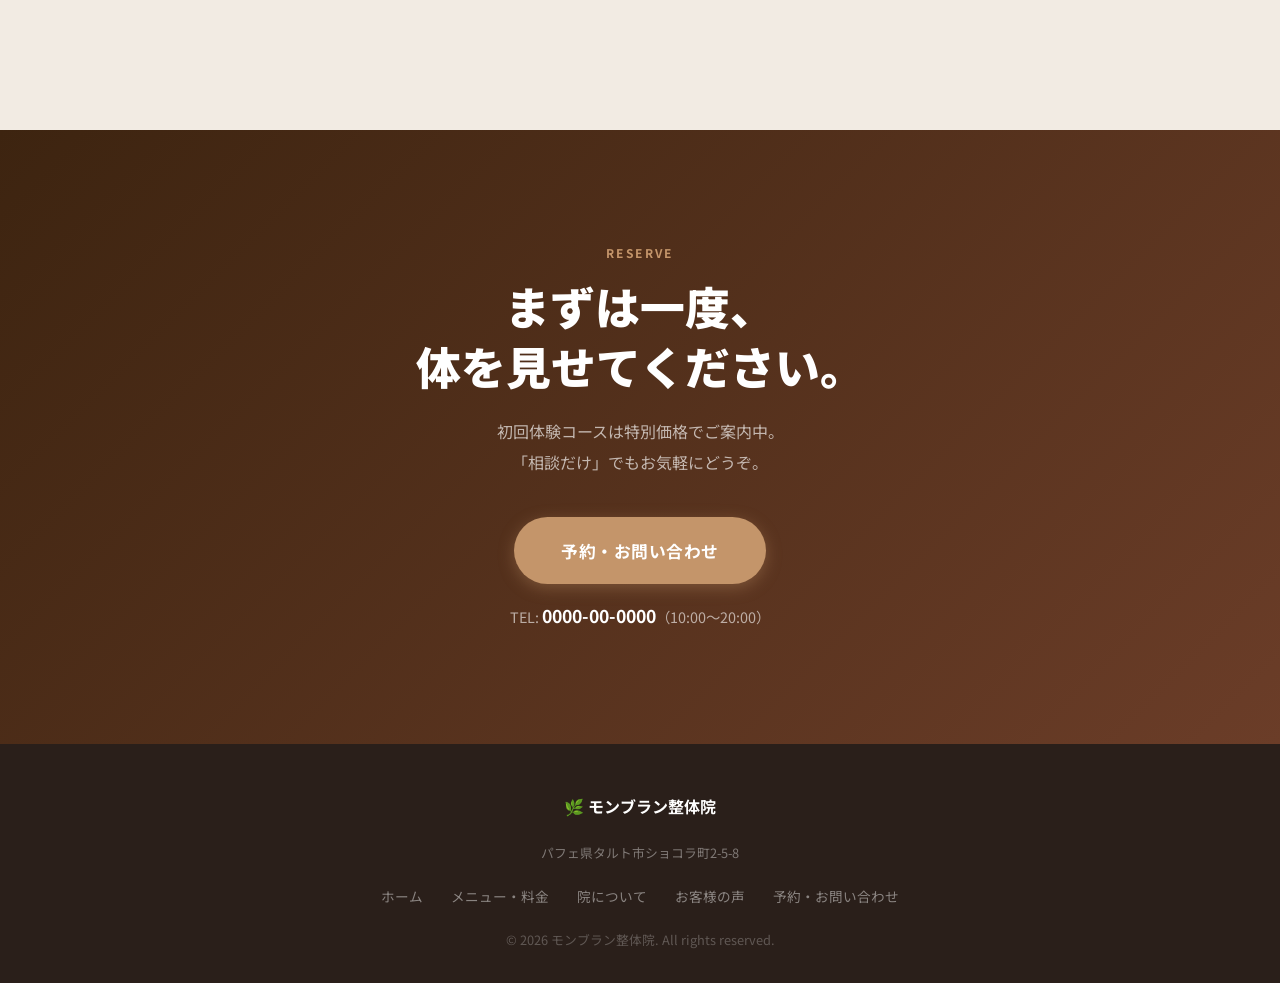
<file: samples/sample02/about.html>
<!DOCTYPE html>
<html lang="ja">
<head>
  <meta charset="UTF-8">
  <meta name="viewport" content="width=device-width, initial-scale=1.0">
  <title>院について | モンブラン整体院</title>
  <link rel="preconnect" href="https://fonts.googleapis.com">
  <link rel="preconnect" href="https://fonts.gstatic.com" crossorigin>
  <link href="https://fonts.googleapis.com/css2?family=Noto+Sans+JP:wght@400;500;700;900&display=swap" rel="stylesheet">
  <link rel="stylesheet" href="style.css">
</head>
<body>

  <header class="nav nav--scrolled">
    <div class="nav__inner">
      <a href="index.html" class="nav__logo"><span class="nav__logo-icon">🌿</span>モンブラン整体院</a>
      <nav>
        <ul class="nav__links">
          <li><a href="menu.html">メニュー・料金</a></li>
          <li><a href="about.html" class="nav__active">院について</a></li>
          <li><a href="voice.html">お客様の声</a></li>
          <li><a href="reserve.html" class="nav__cta">予約する</a></li>
        </ul>
      </nav>
      <button class="nav__hamburger" aria-label="メニュー"><span></span><span></span><span></span></button>
    </div>
  </header>
  <div class="nav__drawer">
    <a href="menu.html">メニュー・料金</a>
    <a href="about.html">院について</a>
    <a href="voice.html">お客様の声</a>
    <a href="reserve.html" class="nav__cta">予約する</a>
  </div>
  <div class="nav__overlay"></div>

  <section class="page-hero">
    <div class="page-hero__inner">
      <span class="page-hero__label">ABOUT</span>
      <h1 class="page-hero__title">院について</h1>
      <p class="page-hero__sub">モンブラン整体院が大切にしていること。<br>施術者・コンセプト・院内の想いをご紹介します。</p>
    </div>
  </section>

  <!-- Concept -->
  <section class="section" id="concept">
    <div class="container">
      <div class="section__head">
        <span class="section__label">CONCEPT</span>
        <h2 class="section__title fade-up">「治す」より「整える」整体院</h2>
      </div>
      <div class="concept__grid">
        <div class="concept__img fade-up"></div>
        <div class="fade-up delay-2">
          <p class="concept__text">痛みは「体からのサイン」です。その場だけを楽にするのではなく、なぜそこに痛みが出るのかを一緒に考え、体の根本から整えていくことを大切にしています。</p>
          <p class="concept__text">モンブラン整体院では、施術前に必ずカウンセリングの時間を設けます。生活習慣・仕事内容・睡眠の質など、体の状態に影響するさまざまな要素をお伺いしながら、あなただけのオーダーメイドの施術プランを組み立てます。</p>
          <p class="concept__text">「また来たい」と思っていただけることより、「もう来なくてもいい体になれた」と感じていただけることが、私たちの目指すゴールです。</p>
        </div>
      </div>
    </div>
  </section>

  <!-- Points -->
  <section class="section section--alt" id="points">
    <div class="container">
      <div class="section__head">
        <span class="section__label">POINTS</span>
        <h2 class="section__title fade-up">当院が選ばれる3つの理由</h2>
      </div>
      <div class="point-list">
        <div class="point-card fade-up delay-1">
          <p class="point-card__num">01</p>
          <h3 class="point-card__title">丁寧なカウンセリング</h3>
          <p class="point-card__desc">初回は約15分のカウンセリングで、体の状態・生活習慣・お悩みを詳しくヒアリング。原因を特定してから施術に入ります。</p>
        </div>
        <div class="point-card fade-up delay-2">
          <p class="point-card__num">02</p>
          <h3 class="point-card__title">再発しにくい体づくり</h3>
          <p class="point-card__desc">施術後にはセルフケアの方法もお伝えします。日常生活の中でできるストレッチや姿勢の意識で、症状の再発を防ぎます。</p>
        </div>
        <div class="point-card fade-up delay-3">
          <p class="point-card__num">03</p>
          <h3 class="point-card__title">完全予約制・個室対応</h3>
          <p class="point-card__desc">待合室での密を避けるため完全予約制を採用。個室で落ち着いてお体を預けていただける環境を整えています。</p>
        </div>
      </div>
    </div>
  </section>

  <!-- Therapist -->
  <section class="section" id="therapist">
    <div class="container">
      <div class="section__head">
        <span class="section__label">THERAPIST</span>
        <h2 class="section__title fade-up">施術者紹介</h2>
      </div>
      <div class="therapist fade-up delay-1">
        <div class="therapist__photo">🧑‍⚕️</div>
        <div>
          <h3 class="therapist__name">プリン 花子</h3>
          <p class="therapist__role">院長・整体師</p>
          <p class="therapist__text">「整体との出会いは、自分自身が腰痛で苦しんでいた20代のころでした。通い続けた先生の施術に感動し、この道に進むことを決意しました。」</p>
          <p class="therapist__text">専門学校卒業後、スポーツ整体・産後ケア・高齢者向け施術など幅広い経験を積み、10年以上の施術経験を持ちます。「体のことを正直に話せる、信頼できる施術者でありたい」という想いを大切に、毎日施術に向き合っています。</p>
          <p class="therapist__text">趣味は料理と登山。体を動かすことと、おいしいものを食べることが元気の源です。</p>
          <div class="therapist__tags">
            <span class="therapist__tag">柔道整復師</span>
            <span class="therapist__tag">鍼灸師</span>
            <span class="therapist__tag">産後ケアアドバイザー</span>
            <span class="therapist__tag">スポーツ整体認定</span>
          </div>
        </div>
      </div>
    </div>
  </section>

  <!-- Flow -->
  <section class="section section--alt" id="flow">
    <div class="container">
      <div class="section__head">
        <span class="section__label">FLOW</span>
        <h2 class="section__title fade-up">施術の流れ</h2>
      </div>
      <div class="flow__list">
        <div class="flow-step fade-up delay-1">
          <div class="flow-step__num">01</div>
          <div>
            <h3 class="flow-step__title">ご予約</h3>
            <p class="flow-step__desc">オンラインフォームまたはお電話でご予約ください。初回の方はお悩みの内容もお気軽にお伝えください。</p>
          </div>
        </div>
        <div class="flow-step fade-up delay-2">
          <div class="flow-step__num">02</div>
          <div>
            <h3 class="flow-step__title">カウンセリング（約15分）</h3>
            <p class="flow-step__desc">体の状態・お悩み・生活習慣などをヒアリング。お体を実際に確認しながら施術プランをご提案します。</p>
          </div>
        </div>
        <div class="flow-step fade-up delay-3">
          <div class="flow-step__num">03</div>
          <div>
            <h3 class="flow-step__title">施術</h3>
            <p class="flow-step__desc">個室のベッドで、リラックスした状態で施術を受けていただきます。痛みが強い場合は遠慮なくお伝えください。</p>
          </div>
        </div>
        <div class="flow-step fade-up delay-4">
          <div class="flow-step__num">04</div>
          <div>
            <h3 class="flow-step__title">アフターカウンセリング・セルフケア指導</h3>
            <p class="flow-step__desc">施術後の体の変化を確認し、自宅でできるセルフケアをお伝えします。次回の施術計画もご相談いただけます。</p>
          </div>
        </div>
      </div>
    </div>
  </section>

  <section class="section section--cta">
    <div class="container">
      <span class="section__label cta__label">RESERVE</span>
      <h2 class="cta__title fade-up">まずは一度、<br>体を見せてください。</h2>
      <p class="cta__sub fade-up delay-1">初回体験コースは特別価格でご案内中。<br>「相談だけ」でもお気軽にどうぞ。</p>
      <div class="fade-up delay-2">
        <a href="reserve.html" class="btn btn--primary btn--lg">予約・お問い合わせ</a>
        <p class="cta__tel">TEL: <a href="tel:0000-00-0000">0000-00-0000</a>（10:00〜20:00）</p>
      </div>
    </div>
  </section>

  <footer class="footer">
    <div class="footer__inner">
      <p class="footer__logo">🌿 モンブラン整体院</p>
      <p class="footer__tagline">パフェ県タルト市ショコラ町2-5-8</p>
      <nav class="footer__nav">
        <a href="index.html">ホーム</a>
        <a href="menu.html">メニュー・料金</a>
        <a href="about.html">院について</a>
        <a href="voice.html">お客様の声</a>
        <a href="reserve.html">予約・お問い合わせ</a>
      </nav>
      <p class="footer__copy">© 2026 モンブラン整体院. All rights reserved.</p>
    </div>
  </footer>

  <script>
    const nav = document.querySelector('.nav');
    window.addEventListener('scroll', () => nav.classList.toggle('nav--scrolled', window.scrollY > 50));
    const hamburger = document.querySelector('.nav__hamburger');
    const drawer = document.querySelector('.nav__drawer');
    const overlay = document.querySelector('.nav__overlay');
    function closeMenu() { hamburger.classList.remove('is-open'); drawer.classList.remove('is-open'); overlay.classList.remove('is-open'); }
    hamburger.addEventListener('click', () => { const o = !drawer.classList.contains('is-open'); o ? (drawer.classList.add('is-open'), overlay.classList.add('is-open'), hamburger.classList.add('is-open')) : closeMenu(); });
    overlay.addEventListener('click', closeMenu);
    drawer.querySelectorAll('a').forEach(a => a.addEventListener('click', closeMenu));
    const fadeEls = document.querySelectorAll('.fade-up');
    const obs = new IntersectionObserver(entries => { entries.forEach(e => { if (e.isIntersecting) { e.target.classList.add('is-visible'); obs.unobserve(e.target); } }); }, { threshold: 0.15 });
    fadeEls.forEach(el => obs.observe(el));
  </script>
</body>
</html>
</file>
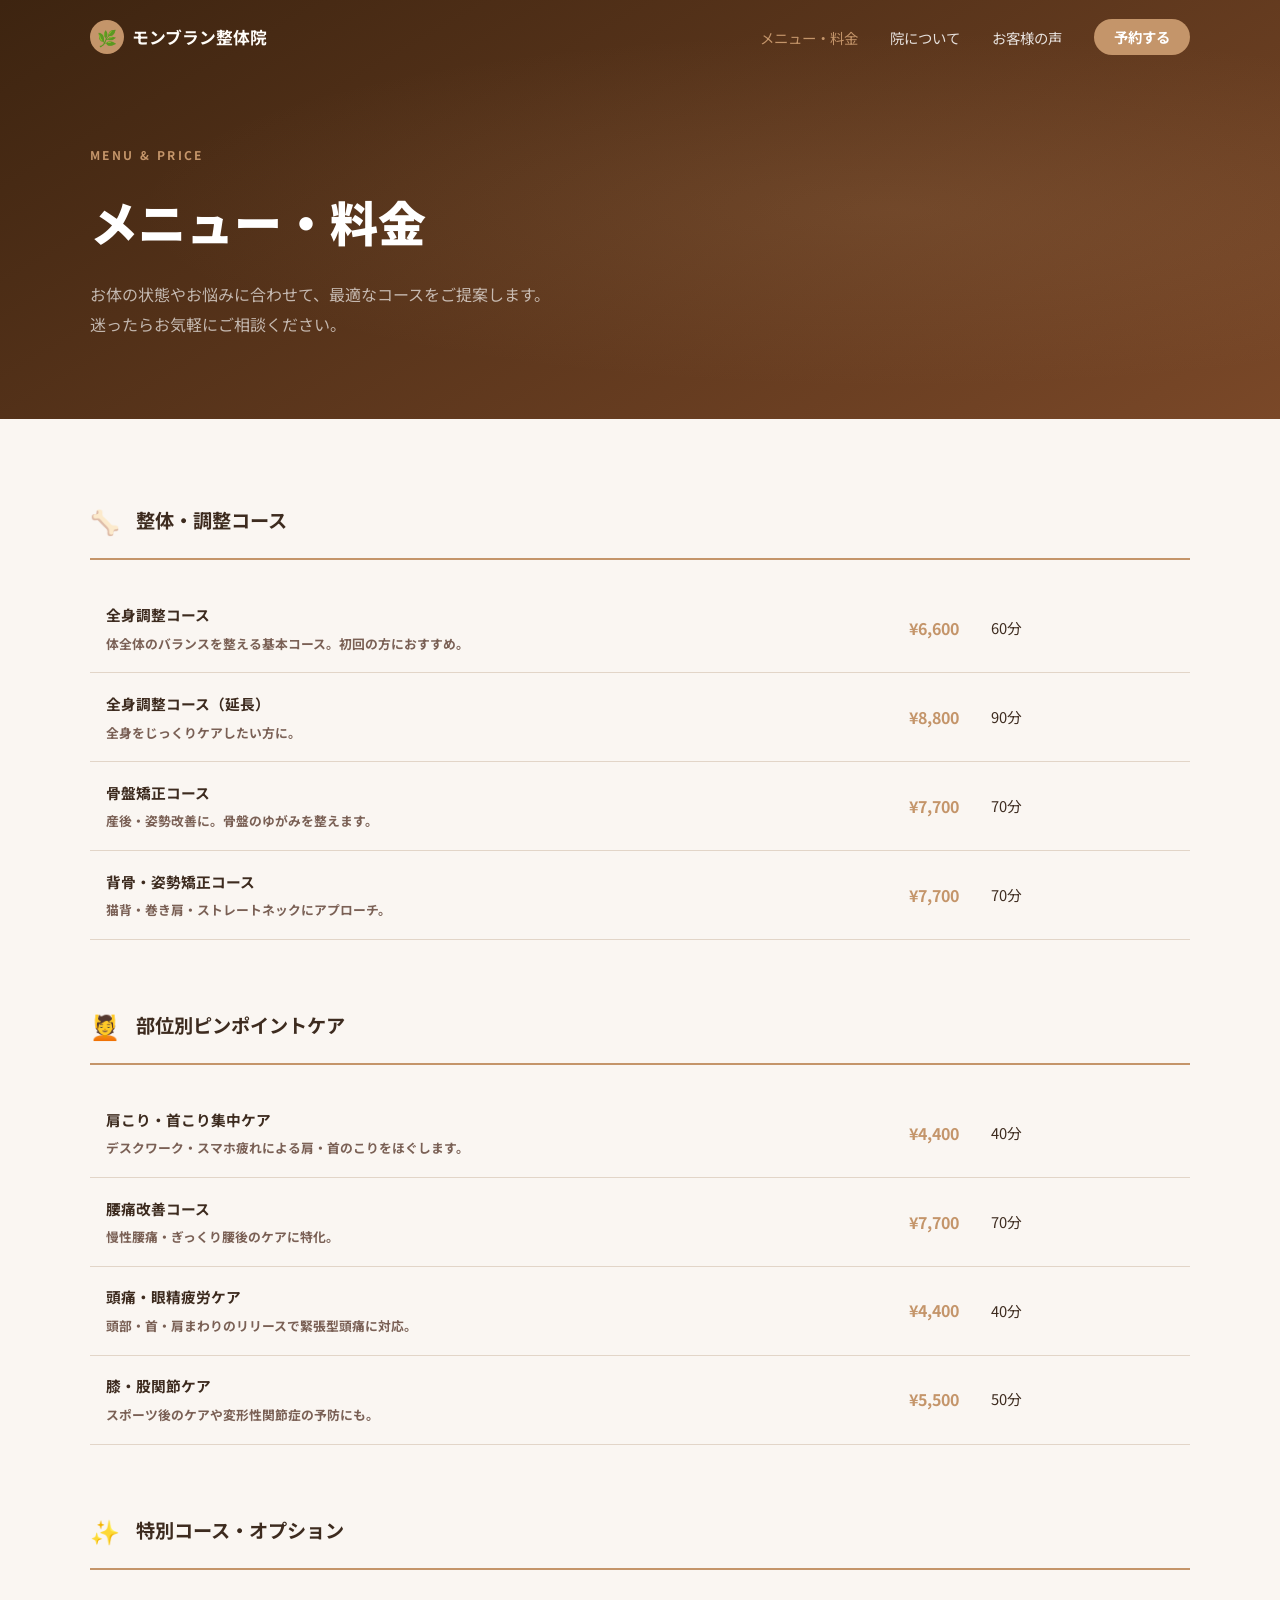
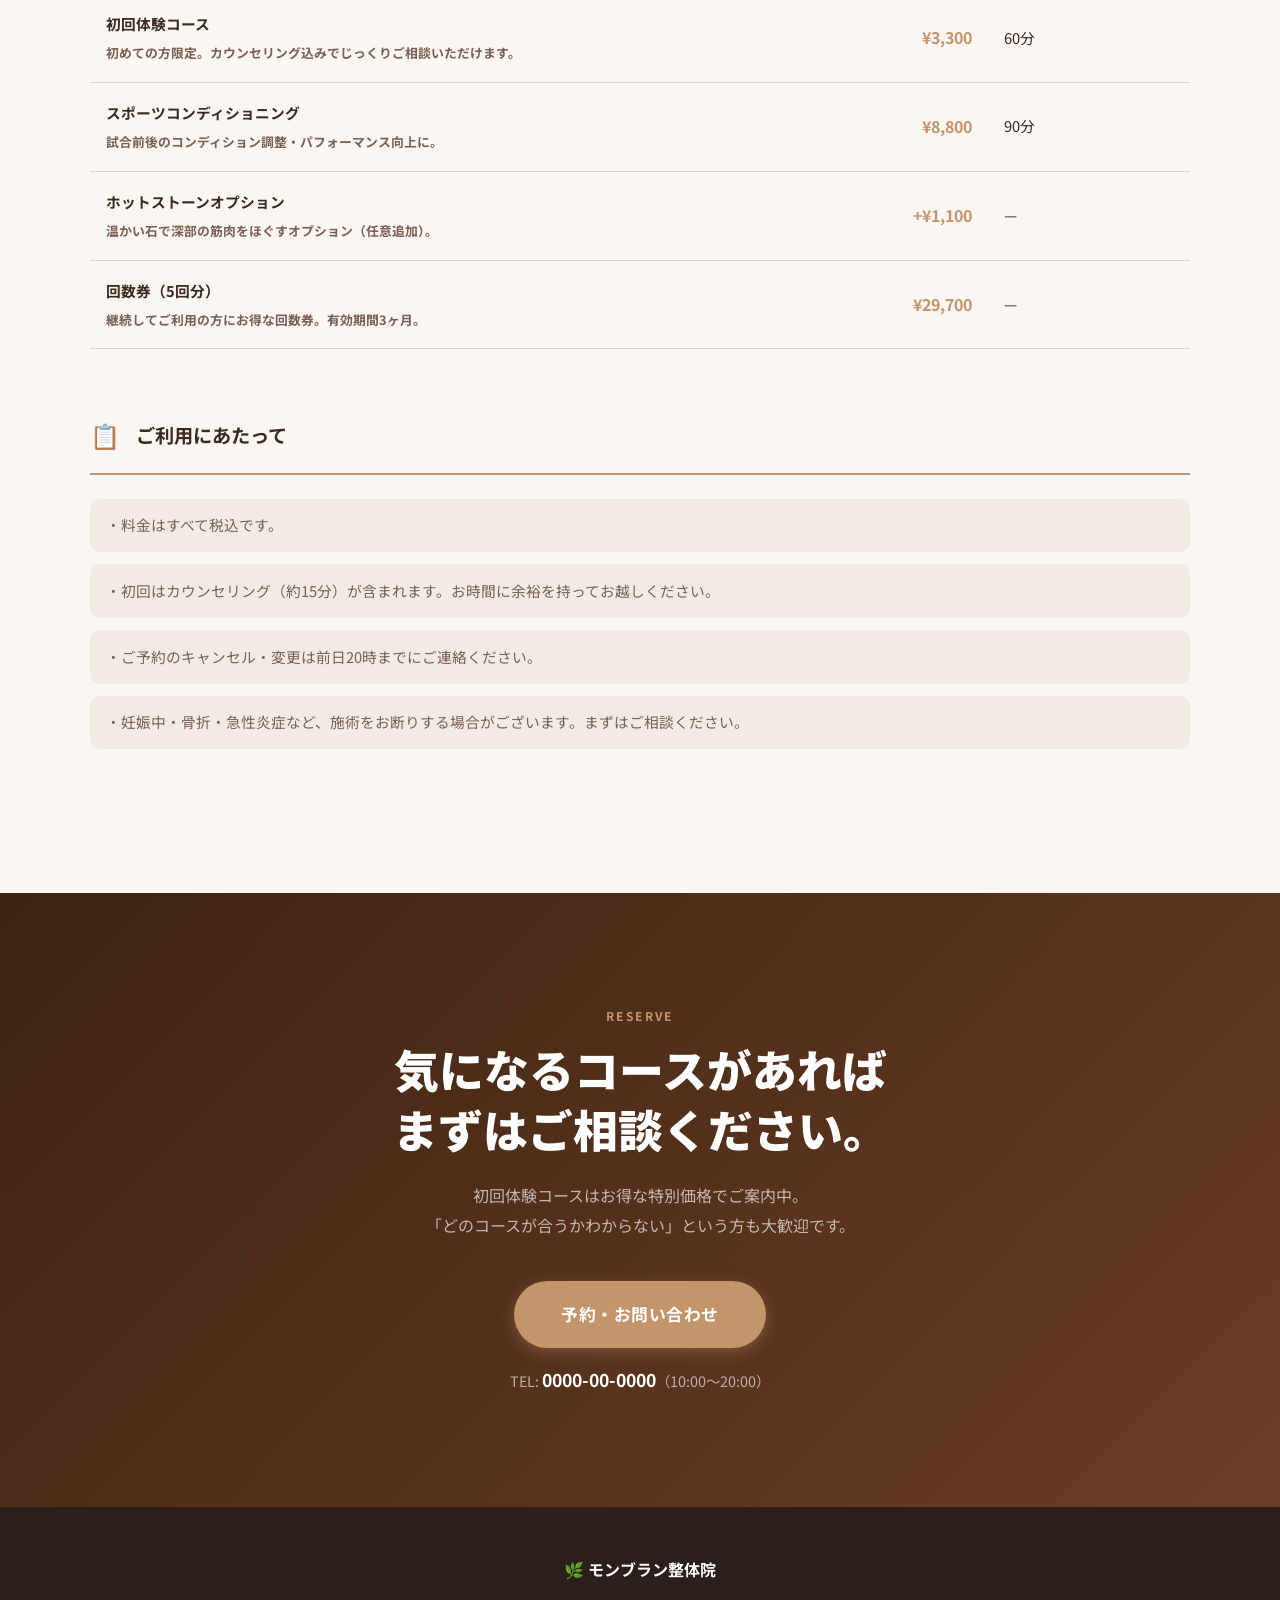
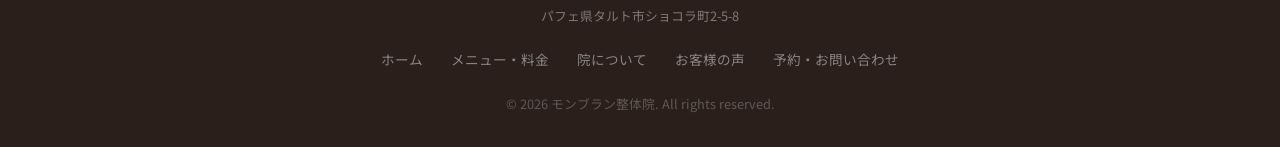
<file: samples/sample02/menu.html>
<!DOCTYPE html>
<html lang="ja">
<head>
  <meta charset="UTF-8">
  <meta name="viewport" content="width=device-width, initial-scale=1.0">
  <title>メニュー・料金 | モンブラン整体院</title>
  <link rel="preconnect" href="https://fonts.googleapis.com">
  <link rel="preconnect" href="https://fonts.gstatic.com" crossorigin>
  <link href="https://fonts.googleapis.com/css2?family=Noto+Sans+JP:wght@400;500;700;900&display=swap" rel="stylesheet">
  <link rel="stylesheet" href="style.css">
</head>
<body>

  <header class="nav nav--scrolled">
    <div class="nav__inner">
      <a href="index.html" class="nav__logo">
        <span class="nav__logo-icon">🌿</span>
        モンブラン整体院
      </a>
      <nav>
        <ul class="nav__links">
          <li><a href="menu.html" class="nav__active">メニュー・料金</a></li>
          <li><a href="about.html">院について</a></li>
          <li><a href="voice.html">お客様の声</a></li>
          <li><a href="reserve.html" class="nav__cta">予約する</a></li>
        </ul>
      </nav>
      <button class="nav__hamburger" aria-label="メニュー"><span></span><span></span><span></span></button>
    </div>
  </header>
  <div class="nav__drawer">
    <a href="menu.html">メニュー・料金</a>
    <a href="about.html">院について</a>
    <a href="voice.html">お客様の声</a>
    <a href="reserve.html" class="nav__cta">予約する</a>
  </div>
  <div class="nav__overlay"></div>

  <section class="page-hero">
    <div class="page-hero__inner">
      <span class="page-hero__label">MENU & PRICE</span>
      <h1 class="page-hero__title">メニュー・料金</h1>
      <p class="page-hero__sub">お体の状態やお悩みに合わせて、最適なコースをご提案します。<br>迷ったらお気軽にご相談ください。</p>
    </div>
  </section>

  <section class="menu-section">
    <div class="container">

      <div class="menu-block fade-up">
        <div class="menu-block__head">
          <span class="menu-block__icon">🦴</span>
          <h2 class="menu-block__title">整体・調整コース</h2>
        </div>
        <table class="menu-table">
          <tr>
            <th>全身調整コース<span class="note">体全体のバランスを整える基本コース。初回の方におすすめ。</span></th>
            <td class="price">¥6,600</td>
            <td>60分</td>
          </tr>
          <tr>
            <th>全身調整コース（延長）<span class="note">全身をじっくりケアしたい方に。</span></th>
            <td class="price">¥8,800</td>
            <td>90分</td>
          </tr>
          <tr>
            <th>骨盤矯正コース<span class="note">産後・姿勢改善に。骨盤のゆがみを整えます。</span></th>
            <td class="price">¥7,700</td>
            <td>70分</td>
          </tr>
          <tr>
            <th>背骨・姿勢矯正コース<span class="note">猫背・巻き肩・ストレートネックにアプローチ。</span></th>
            <td class="price">¥7,700</td>
            <td>70分</td>
          </tr>
        </table>
      </div>

      <div class="menu-block fade-up delay-1">
        <div class="menu-block__head">
          <span class="menu-block__icon">💆</span>
          <h2 class="menu-block__title">部位別ピンポイントケア</h2>
        </div>
        <table class="menu-table">
          <tr>
            <th>肩こり・首こり集中ケア<span class="note">デスクワーク・スマホ疲れによる肩・首のこりをほぐします。</span></th>
            <td class="price">¥4,400</td>
            <td>40分</td>
          </tr>
          <tr>
            <th>腰痛改善コース<span class="note">慢性腰痛・ぎっくり腰後のケアに特化。</span></th>
            <td class="price">¥7,700</td>
            <td>70分</td>
          </tr>
          <tr>
            <th>頭痛・眼精疲労ケア<span class="note">頭部・首・肩まわりのリリースで緊張型頭痛に対応。</span></th>
            <td class="price">¥4,400</td>
            <td>40分</td>
          </tr>
          <tr>
            <th>膝・股関節ケア<span class="note">スポーツ後のケアや変形性関節症の予防にも。</span></th>
            <td class="price">¥5,500</td>
            <td>50分</td>
          </tr>
        </table>
      </div>

      <div class="menu-block fade-up delay-2">
        <div class="menu-block__head">
          <span class="menu-block__icon">✨</span>
          <h2 class="menu-block__title">特別コース・オプション</h2>
        </div>
        <table class="menu-table">
          <tr>
            <th>初回体験コース<span class="note">初めての方限定。カウンセリング込みでじっくりご相談いただけます。</span></th>
            <td class="price">¥3,300</td>
            <td>60分</td>
          </tr>
          <tr>
            <th>スポーツコンディショニング<span class="note">試合前後のコンディション調整・パフォーマンス向上に。</span></th>
            <td class="price">¥8,800</td>
            <td>90分</td>
          </tr>
          <tr>
            <th>ホットストーンオプション<span class="note">温かい石で深部の筋肉をほぐすオプション（任意追加）。</span></th>
            <td class="price">+¥1,100</td>
            <td>—</td>
          </tr>
          <tr>
            <th>回数券（5回分）<span class="note">継続してご利用の方にお得な回数券。有効期間3ヶ月。</span></th>
            <td class="price">¥29,700</td>
            <td>—</td>
          </tr>
        </table>
      </div>

      <div class="menu-block fade-up delay-3">
        <div class="menu-block__head">
          <span class="menu-block__icon">📋</span>
          <h2 class="menu-block__title">ご利用にあたって</h2>
        </div>
        <ul style="list-style:none; padding:0; display:flex; flex-direction:column; gap:0.75rem;">
          <li style="font-size:0.92rem; color:var(--color-text-sub); padding:0.85rem 1rem; background:var(--color-bg2); border-radius:10px;">・料金はすべて税込です。</li>
          <li style="font-size:0.92rem; color:var(--color-text-sub); padding:0.85rem 1rem; background:var(--color-bg2); border-radius:10px;">・初回はカウンセリング（約15分）が含まれます。お時間に余裕を持ってお越しください。</li>
          <li style="font-size:0.92rem; color:var(--color-text-sub); padding:0.85rem 1rem; background:var(--color-bg2); border-radius:10px;">・ご予約のキャンセル・変更は前日20時までにご連絡ください。</li>
          <li style="font-size:0.92rem; color:var(--color-text-sub); padding:0.85rem 1rem; background:var(--color-bg2); border-radius:10px;">・妊娠中・骨折・急性炎症など、施術をお断りする場合がございます。まずはご相談ください。</li>
        </ul>
      </div>
    </div>
  </section>

  <section class="section section--cta">
    <div class="container">
      <span class="section__label cta__label">RESERVE</span>
      <h2 class="cta__title fade-up">気になるコースがあれば<br>まずはご相談ください。</h2>
      <p class="cta__sub fade-up delay-1">初回体験コースはお得な特別価格でご案内中。<br>「どのコースが合うかわからない」という方も大歓迎です。</p>
      <div class="fade-up delay-2">
        <a href="reserve.html" class="btn btn--primary btn--lg">予約・お問い合わせ</a>
        <p class="cta__tel">TEL: <a href="tel:0000-00-0000">0000-00-0000</a>（10:00〜20:00）</p>
      </div>
    </div>
  </section>

  <footer class="footer">
    <div class="footer__inner">
      <p class="footer__logo">🌿 モンブラン整体院</p>
      <p class="footer__tagline">パフェ県タルト市ショコラ町2-5-8</p>
      <nav class="footer__nav">
        <a href="index.html">ホーム</a>
        <a href="menu.html">メニュー・料金</a>
        <a href="about.html">院について</a>
        <a href="voice.html">お客様の声</a>
        <a href="reserve.html">予約・お問い合わせ</a>
      </nav>
      <p class="footer__copy">© 2026 モンブラン整体院. All rights reserved.</p>
    </div>
  </footer>

  <script>
    const nav = document.querySelector('.nav');
    window.addEventListener('scroll', () => nav.classList.toggle('nav--scrolled', window.scrollY > 50));
    const hamburger = document.querySelector('.nav__hamburger');
    const drawer = document.querySelector('.nav__drawer');
    const overlay = document.querySelector('.nav__overlay');
    function closeMenu() { hamburger.classList.remove('is-open'); drawer.classList.remove('is-open'); overlay.classList.remove('is-open'); }
    hamburger.addEventListener('click', () => { const o = !drawer.classList.contains('is-open'); o ? (drawer.classList.add('is-open'), overlay.classList.add('is-open'), hamburger.classList.add('is-open')) : closeMenu(); });
    overlay.addEventListener('click', closeMenu);
    drawer.querySelectorAll('a').forEach(a => a.addEventListener('click', closeMenu));
    const fadeEls = document.querySelectorAll('.fade-up');
    const obs = new IntersectionObserver(entries => { entries.forEach(e => { if (e.isIntersecting) { e.target.classList.add('is-visible'); obs.unobserve(e.target); } }); }, { threshold: 0.15 });
    fadeEls.forEach(el => obs.observe(el));
  </script>
</body>
</html>
</file>
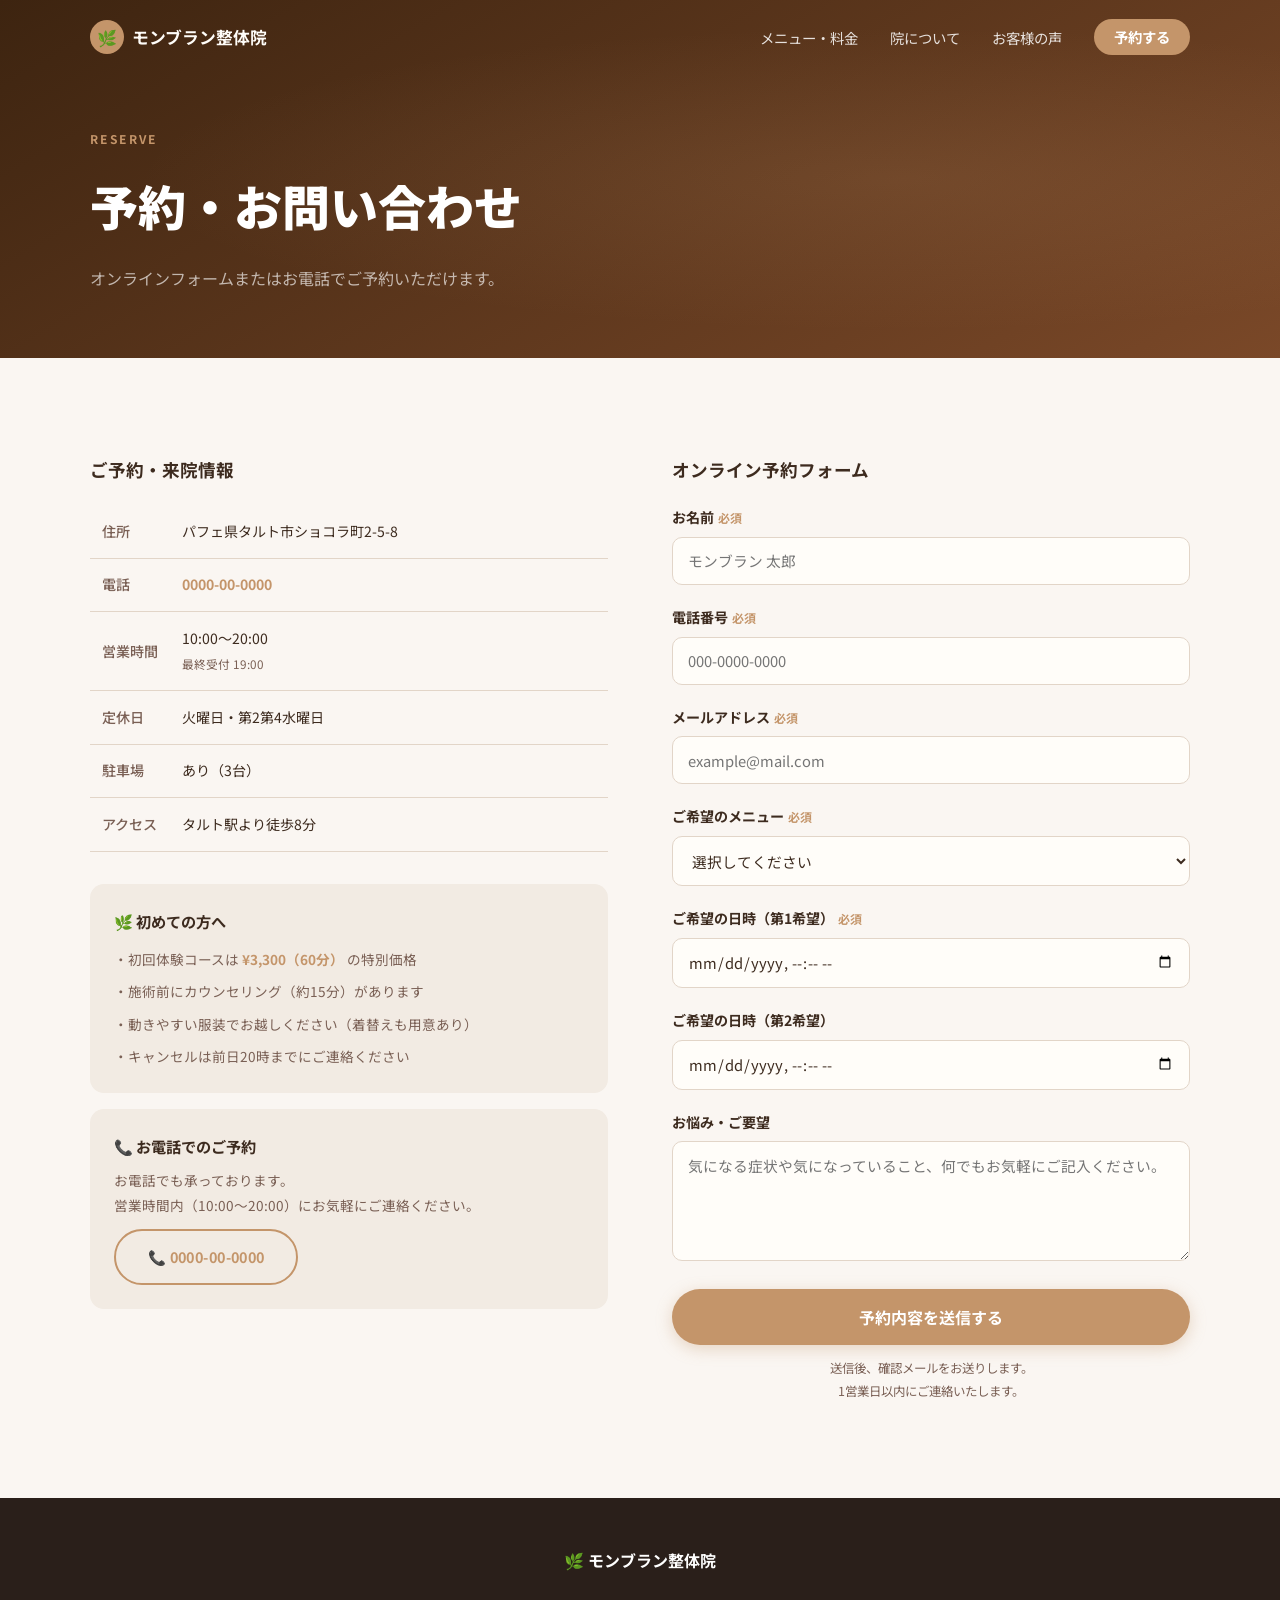
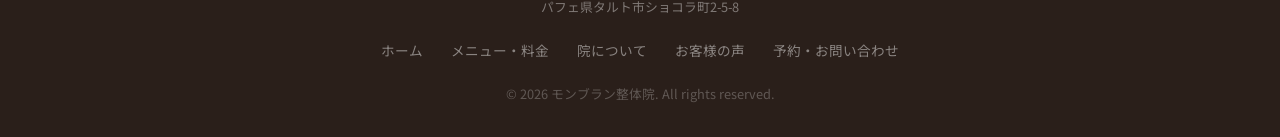
<file: samples/sample02/reserve.html>
<!DOCTYPE html>
<html lang="ja">
<head>
  <meta charset="UTF-8">
  <meta name="viewport" content="width=device-width, initial-scale=1.0">
  <title>予約・お問い合わせ | モンブラン整体院</title>
  <link rel="preconnect" href="https://fonts.googleapis.com">
  <link rel="preconnect" href="https://fonts.gstatic.com" crossorigin>
  <link href="https://fonts.googleapis.com/css2?family=Noto+Sans+JP:wght@400;500;700;900&display=swap" rel="stylesheet">
  <link rel="stylesheet" href="style.css">
</head>
<body>

  <header class="nav nav--scrolled">
    <div class="nav__inner">
      <a href="index.html" class="nav__logo"><span class="nav__logo-icon">🌿</span>モンブラン整体院</a>
      <nav>
        <ul class="nav__links">
          <li><a href="menu.html">メニュー・料金</a></li>
          <li><a href="about.html">院について</a></li>
          <li><a href="voice.html">お客様の声</a></li>
          <li><a href="reserve.html" class="nav__cta nav__active">予約する</a></li>
        </ul>
      </nav>
      <button class="nav__hamburger" aria-label="メニュー"><span></span><span></span><span></span></button>
    </div>
  </header>
  <div class="nav__drawer">
    <a href="menu.html">メニュー・料金</a>
    <a href="about.html">院について</a>
    <a href="voice.html">お客様の声</a>
    <a href="reserve.html" class="nav__cta">予約する</a>
  </div>
  <div class="nav__overlay"></div>

  <section class="page-hero page-hero--sm">
    <div class="page-hero__inner">
      <span class="page-hero__label">RESERVE</span>
      <h1 class="page-hero__title">予約・お問い合わせ</h1>
      <p class="page-hero__sub">オンラインフォームまたはお電話でご予約いただけます。</p>
    </div>
  </section>

  <section class="section" id="reserve">
    <div class="container">
      <div class="reserve__grid">

        <!-- 院内情報 -->
        <div class="fade-up">
          <h2 class="reserve__info-title">ご予約・来院情報</h2>
          <table class="reserve__info-table">
            <tr><th>住所</th><td>パフェ県タルト市ショコラ町2-5-8</td></tr>
            <tr><th>電話</th><td><a href="tel:0000-00-0000" style="color:var(--color-accent); font-weight:700;">0000-00-0000</a></td></tr>
            <tr><th>営業時間</th><td>10:00〜20:00<br><small style="color:var(--color-text-sub);">最終受付 19:00</small></td></tr>
            <tr><th>定休日</th><td>火曜日・第2第4水曜日</td></tr>
            <tr><th>駐車場</th><td>あり（3台）</td></tr>
            <tr><th>アクセス</th><td>タルト駅より徒歩8分</td></tr>
          </table>

          <div style="background:var(--color-bg2); border-radius:14px; padding:1.5rem; margin-top:1.5rem;">
            <h3 style="font-size:0.95rem; font-weight:700; margin-bottom:0.75rem;">🌿 初めての方へ</h3>
            <ul style="list-style:none; padding:0; display:flex; flex-direction:column; gap:0.5rem;">
              <li style="font-size:0.85rem; color:var(--color-text-sub);">・初回体験コースは <strong style="color:var(--color-accent);">¥3,300（60分）</strong> の特別価格</li>
              <li style="font-size:0.85rem; color:var(--color-text-sub);">・施術前にカウンセリング（約15分）があります</li>
              <li style="font-size:0.85rem; color:var(--color-text-sub);">・動きやすい服装でお越しください（着替えも用意あり）</li>
              <li style="font-size:0.85rem; color:var(--color-text-sub);">・キャンセルは前日20時までにご連絡ください</li>
            </ul>
          </div>

          <div style="background:var(--color-bg2); border-radius:14px; padding:1.5rem; margin-top:1rem;">
            <h3 style="font-size:0.95rem; font-weight:700; margin-bottom:0.5rem;">📞 お電話でのご予約</h3>
            <p style="font-size:0.85rem; color:var(--color-text-sub);">お電話でも承っております。<br>営業時間内（10:00〜20:00）にお気軽にご連絡ください。</p>
            <a href="tel:0000-00-0000" class="btn btn--outline" style="margin-top:0.75rem; display:inline-block; font-size:0.9rem;">📞 0000-00-0000</a>
          </div>
        </div>

        <!-- フォーム -->
        <div class="fade-up delay-2">
          <h2 class="reserve__info-title">オンライン予約フォーム</h2>
          <form>
            <div class="form-group">
              <label class="form-label">お名前<span>必須</span></label>
              <input type="text" class="form-input" placeholder="モンブラン 太郎">
            </div>
            <div class="form-group">
              <label class="form-label">電話番号<span>必須</span></label>
              <input type="tel" class="form-input" placeholder="000-0000-0000">
            </div>
            <div class="form-group">
              <label class="form-label">メールアドレス<span>必須</span></label>
              <input type="email" class="form-input" placeholder="example@mail.com">
            </div>
            <div class="form-group">
              <label class="form-label">ご希望のメニュー<span>必須</span></label>
              <select class="form-select">
                <option value="">選択してください</option>
                <option>初回体験コース（¥3,300 / 60分）</option>
                <option>全身調整コース（¥6,600〜 / 60分）</option>
                <option>肩こり・首こり集中ケア（¥4,400〜 / 40分）</option>
                <option>腰痛改善コース（¥7,700〜 / 70分）</option>
                <option>骨盤矯正コース（¥7,700〜 / 70分）</option>
                <option>その他・相談したい</option>
              </select>
            </div>
            <div class="form-group">
              <label class="form-label">ご希望の日時（第1希望）<span>必須</span></label>
              <input type="datetime-local" class="form-input">
            </div>
            <div class="form-group">
              <label class="form-label">ご希望の日時（第2希望）</label>
              <input type="datetime-local" class="form-input">
            </div>
            <div class="form-group">
              <label class="form-label">お悩み・ご要望</label>
              <textarea class="form-textarea" placeholder="気になる症状や気になっていること、何でもお気軽にご記入ください。"></textarea>
            </div>
            <button type="submit" class="form-submit">予約内容を送信する</button>
            <p style="font-size:0.78rem; color:var(--color-text-sub); margin-top:0.75rem; text-align:center;">送信後、確認メールをお送りします。<br>1営業日以内にご連絡いたします。</p>
          </form>
        </div>
      </div>
    </div>
  </section>

  <footer class="footer">
    <div class="footer__inner">
      <p class="footer__logo">🌿 モンブラン整体院</p>
      <p class="footer__tagline">パフェ県タルト市ショコラ町2-5-8</p>
      <nav class="footer__nav">
        <a href="index.html">ホーム</a>
        <a href="menu.html">メニュー・料金</a>
        <a href="about.html">院について</a>
        <a href="voice.html">お客様の声</a>
        <a href="reserve.html">予約・お問い合わせ</a>
      </nav>
      <p class="footer__copy">© 2026 モンブラン整体院. All rights reserved.</p>
    </div>
  </footer>

  <script>
    const nav = document.querySelector('.nav');
    window.addEventListener('scroll', () => nav.classList.toggle('nav--scrolled', window.scrollY > 50));
    const hamburger = document.querySelector('.nav__hamburger');
    const drawer = document.querySelector('.nav__drawer');
    const overlay = document.querySelector('.nav__overlay');
    function closeMenu() { hamburger.classList.remove('is-open'); drawer.classList.remove('is-open'); overlay.classList.remove('is-open'); }
    hamburger.addEventListener('click', () => { const o = !drawer.classList.contains('is-open'); o ? (drawer.classList.add('is-open'), overlay.classList.add('is-open'), hamburger.classList.add('is-open')) : closeMenu(); });
    overlay.addEventListener('click', closeMenu);
    drawer.querySelectorAll('a').forEach(a => a.addEventListener('click', closeMenu));
    const fadeEls = document.querySelectorAll('.fade-up');
    const obs = new IntersectionObserver(entries => { entries.forEach(e => { if (e.isIntersecting) { e.target.classList.add('is-visible'); obs.unobserve(e.target); } }); }, { threshold: 0.15 });
    fadeEls.forEach(el => obs.observe(el));
  </script>
</body>
</html>
</file>
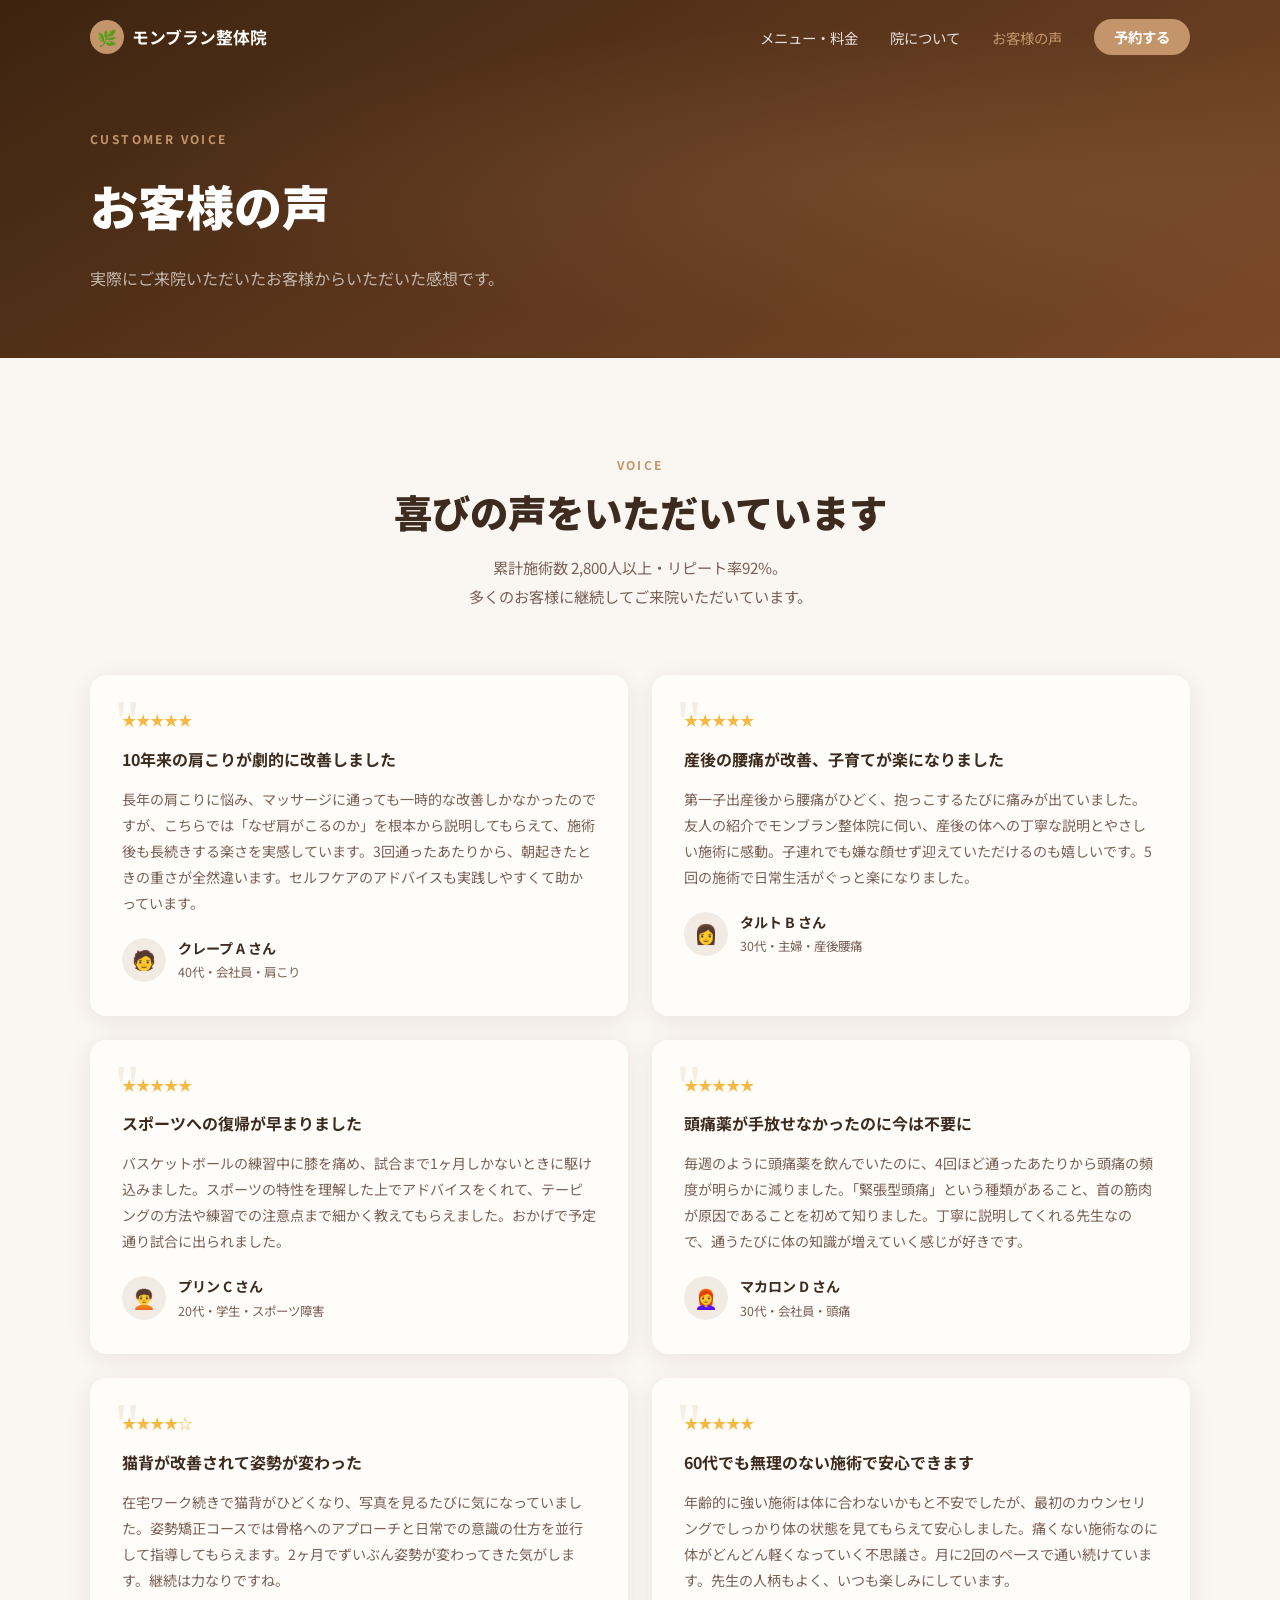
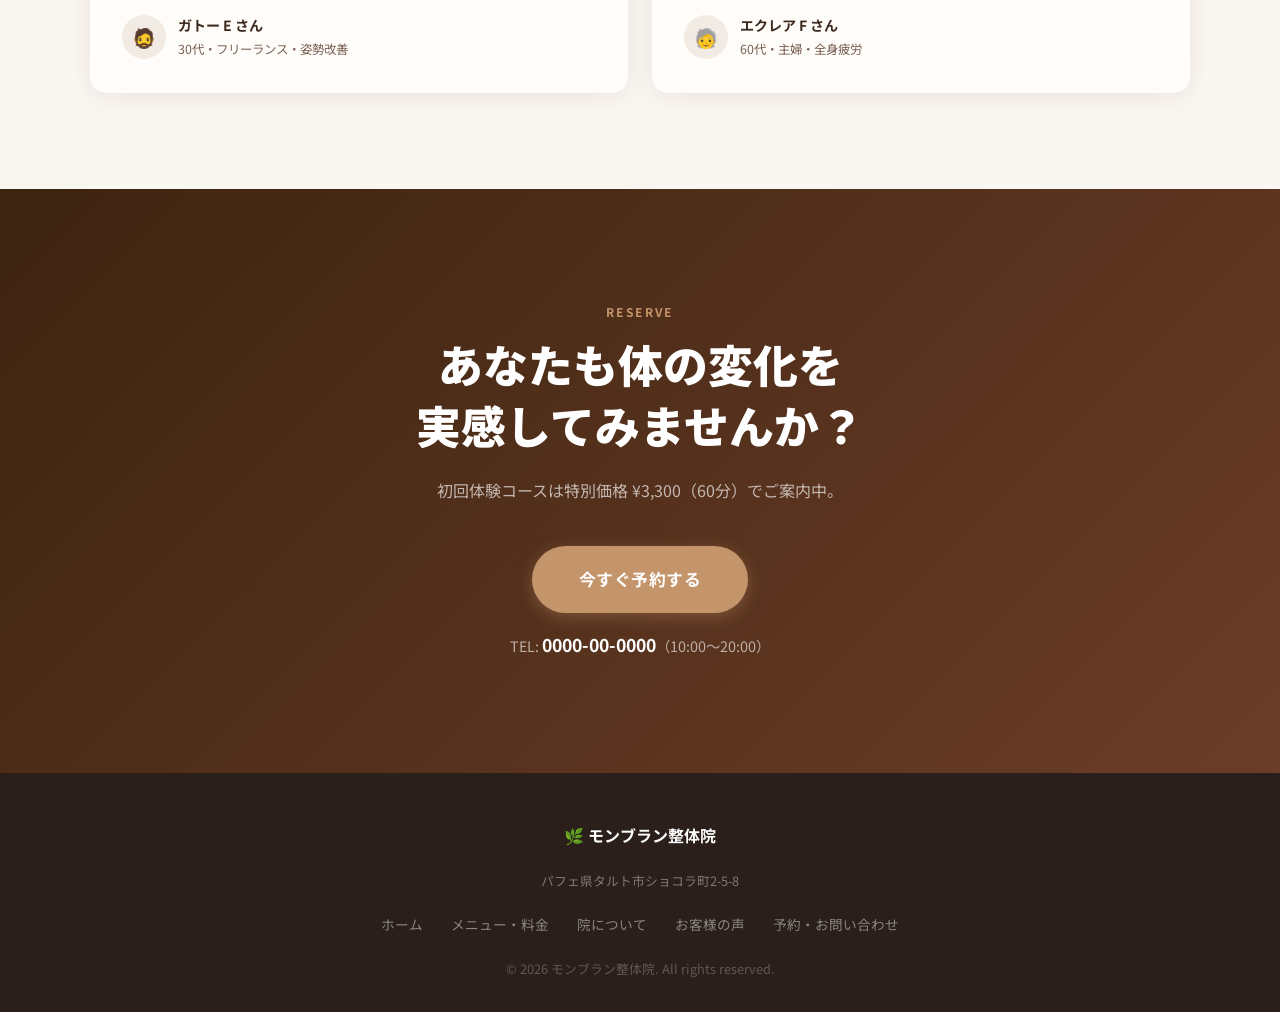
<file: samples/sample02/voice.html>
<!DOCTYPE html>
<html lang="ja">
<head>
  <meta charset="UTF-8">
  <meta name="viewport" content="width=device-width, initial-scale=1.0">
  <title>お客様の声 | モンブラン整体院</title>
  <link rel="preconnect" href="https://fonts.googleapis.com">
  <link rel="preconnect" href="https://fonts.gstatic.com" crossorigin>
  <link href="https://fonts.googleapis.com/css2?family=Noto+Sans+JP:wght@400;500;700;900&display=swap" rel="stylesheet">
  <link rel="stylesheet" href="style.css">
</head>
<body>

  <header class="nav nav--scrolled">
    <div class="nav__inner">
      <a href="index.html" class="nav__logo"><span class="nav__logo-icon">🌿</span>モンブラン整体院</a>
      <nav>
        <ul class="nav__links">
          <li><a href="menu.html">メニュー・料金</a></li>
          <li><a href="about.html">院について</a></li>
          <li><a href="voice.html" class="nav__active">お客様の声</a></li>
          <li><a href="reserve.html" class="nav__cta">予約する</a></li>
        </ul>
      </nav>
      <button class="nav__hamburger" aria-label="メニュー"><span></span><span></span><span></span></button>
    </div>
  </header>
  <div class="nav__drawer">
    <a href="menu.html">メニュー・料金</a>
    <a href="about.html">院について</a>
    <a href="voice.html">お客様の声</a>
    <a href="reserve.html" class="nav__cta">予約する</a>
  </div>
  <div class="nav__overlay"></div>

  <section class="page-hero page-hero--sm">
    <div class="page-hero__inner">
      <span class="page-hero__label">CUSTOMER VOICE</span>
      <h1 class="page-hero__title">お客様の声</h1>
      <p class="page-hero__sub">実際にご来院いただいたお客様からいただいた感想です。</p>
    </div>
  </section>

  <section class="section" id="voices">
    <div class="container">

      <div class="section__head">
        <span class="section__label">VOICE</span>
        <h2 class="section__title fade-up">喜びの声をいただいています</h2>
        <p class="section__lead fade-up delay-1">累計施術数 2,800人以上・リピート率92%。<br>多くのお客様に継続してご来院いただいています。</p>
      </div>

      <div class="voice-grid">
        <div class="voice-full fade-up delay-1">
          <div class="voice-full__stars">★★★★★</div>
          <h3 class="voice-full__title">10年来の肩こりが劇的に改善しました</h3>
          <p class="voice-full__text">長年の肩こりに悩み、マッサージに通っても一時的な改善しかなかったのですが、こちらでは「なぜ肩がこるのか」を根本から説明してもらえて、施術後も長続きする楽さを実感しています。3回通ったあたりから、朝起きたときの重さが全然違います。セルフケアのアドバイスも実践しやすくて助かっています。</p>
          <div class="voice-full__meta">
            <div class="voice-full__avatar">🧑</div>
            <div><p class="voice-full__name">クレープ A さん</p><p class="voice-full__detail">40代・会社員・肩こり</p></div>
          </div>
        </div>

        <div class="voice-full fade-up delay-2">
          <div class="voice-full__stars">★★★★★</div>
          <h3 class="voice-full__title">産後の腰痛が改善、子育てが楽になりました</h3>
          <p class="voice-full__text">第一子出産後から腰痛がひどく、抱っこするたびに痛みが出ていました。友人の紹介でモンブラン整体院に伺い、産後の体への丁寧な説明とやさしい施術に感動。子連れでも嫌な顔せず迎えていただけるのも嬉しいです。5回の施術で日常生活がぐっと楽になりました。</p>
          <div class="voice-full__meta">
            <div class="voice-full__avatar">👩</div>
            <div><p class="voice-full__name">タルト B さん</p><p class="voice-full__detail">30代・主婦・産後腰痛</p></div>
          </div>
        </div>

        <div class="voice-full fade-up delay-1">
          <div class="voice-full__stars">★★★★★</div>
          <h3 class="voice-full__title">スポーツへの復帰が早まりました</h3>
          <p class="voice-full__text">バスケットボールの練習中に膝を痛め、試合まで1ヶ月しかないときに駆け込みました。スポーツの特性を理解した上でアドバイスをくれて、テーピングの方法や練習での注意点まで細かく教えてもらえました。おかげで予定通り試合に出られました。</p>
          <div class="voice-full__meta">
            <div class="voice-full__avatar">🧑‍🦱</div>
            <div><p class="voice-full__name">プリン C さん</p><p class="voice-full__detail">20代・学生・スポーツ障害</p></div>
          </div>
        </div>

        <div class="voice-full fade-up delay-2">
          <div class="voice-full__stars">★★★★★</div>
          <h3 class="voice-full__title">頭痛薬が手放せなかったのに今は不要に</h3>
          <p class="voice-full__text">毎週のように頭痛薬を飲んでいたのに、4回ほど通ったあたりから頭痛の頻度が明らかに減りました。「緊張型頭痛」という種類があること、首の筋肉が原因であることを初めて知りました。丁寧に説明してくれる先生なので、通うたびに体の知識が増えていく感じが好きです。</p>
          <div class="voice-full__meta">
            <div class="voice-full__avatar">👩‍🦰</div>
            <div><p class="voice-full__name">マカロン D さん</p><p class="voice-full__detail">30代・会社員・頭痛</p></div>
          </div>
        </div>

        <div class="voice-full fade-up delay-1">
          <div class="voice-full__stars">★★★★☆</div>
          <h3 class="voice-full__title">猫背が改善されて姿勢が変わった</h3>
          <p class="voice-full__text">在宅ワーク続きで猫背がひどくなり、写真を見るたびに気になっていました。姿勢矯正コースでは骨格へのアプローチと日常での意識の仕方を並行して指導してもらえます。2ヶ月でずいぶん姿勢が変わってきた気がします。継続は力なりですね。</p>
          <div class="voice-full__meta">
            <div class="voice-full__avatar">🧔</div>
            <div><p class="voice-full__name">ガトー E さん</p><p class="voice-full__detail">30代・フリーランス・姿勢改善</p></div>
          </div>
        </div>

        <div class="voice-full fade-up delay-2">
          <div class="voice-full__stars">★★★★★</div>
          <h3 class="voice-full__title">60代でも無理のない施術で安心できます</h3>
          <p class="voice-full__text">年齢的に強い施術は体に合わないかもと不安でしたが、最初のカウンセリングでしっかり体の状態を見てもらえて安心しました。痛くない施術なのに体がどんどん軽くなっていく不思議さ。月に2回のペースで通い続けています。先生の人柄もよく、いつも楽しみにしています。</p>
          <div class="voice-full__meta">
            <div class="voice-full__avatar">🧓</div>
            <div><p class="voice-full__name">エクレア F さん</p><p class="voice-full__detail">60代・主婦・全身疲労</p></div>
          </div>
        </div>
      </div>
    </div>
  </section>

  <section class="section section--cta">
    <div class="container">
      <span class="section__label cta__label">RESERVE</span>
      <h2 class="cta__title fade-up">あなたも体の変化を<br>実感してみませんか？</h2>
      <p class="cta__sub fade-up delay-1">初回体験コースは特別価格 ¥3,300（60分）でご案内中。</p>
      <div class="fade-up delay-2">
        <a href="reserve.html" class="btn btn--primary btn--lg">今すぐ予約する</a>
        <p class="cta__tel">TEL: <a href="tel:0000-00-0000">0000-00-0000</a>（10:00〜20:00）</p>
      </div>
    </div>
  </section>

  <footer class="footer">
    <div class="footer__inner">
      <p class="footer__logo">🌿 モンブラン整体院</p>
      <p class="footer__tagline">パフェ県タルト市ショコラ町2-5-8</p>
      <nav class="footer__nav">
        <a href="index.html">ホーム</a>
        <a href="menu.html">メニュー・料金</a>
        <a href="about.html">院について</a>
        <a href="voice.html">お客様の声</a>
        <a href="reserve.html">予約・お問い合わせ</a>
      </nav>
      <p class="footer__copy">© 2026 モンブラン整体院. All rights reserved.</p>
    </div>
  </footer>

  <script>
    const nav = document.querySelector('.nav');
    window.addEventListener('scroll', () => nav.classList.toggle('nav--scrolled', window.scrollY > 50));
    const hamburger = document.querySelector('.nav__hamburger');
    const drawer = document.querySelector('.nav__drawer');
    const overlay = document.querySelector('.nav__overlay');
    function closeMenu() { hamburger.classList.remove('is-open'); drawer.classList.remove('is-open'); overlay.classList.remove('is-open'); }
    hamburger.addEventListener('click', () => { const o = !drawer.classList.contains('is-open'); o ? (drawer.classList.add('is-open'), overlay.classList.add('is-open'), hamburger.classList.add('is-open')) : closeMenu(); });
    overlay.addEventListener('click', closeMenu);
    drawer.querySelectorAll('a').forEach(a => a.addEventListener('click', closeMenu));
    const fadeEls = document.querySelectorAll('.fade-up');
    const obs = new IntersectionObserver(entries => { entries.forEach(e => { if (e.isIntersecting) { e.target.classList.add('is-visible'); obs.unobserve(e.target); } }); }, { threshold: 0.15 });
    fadeEls.forEach(el => obs.observe(el));
  </script>
</body>
</html>
</file>
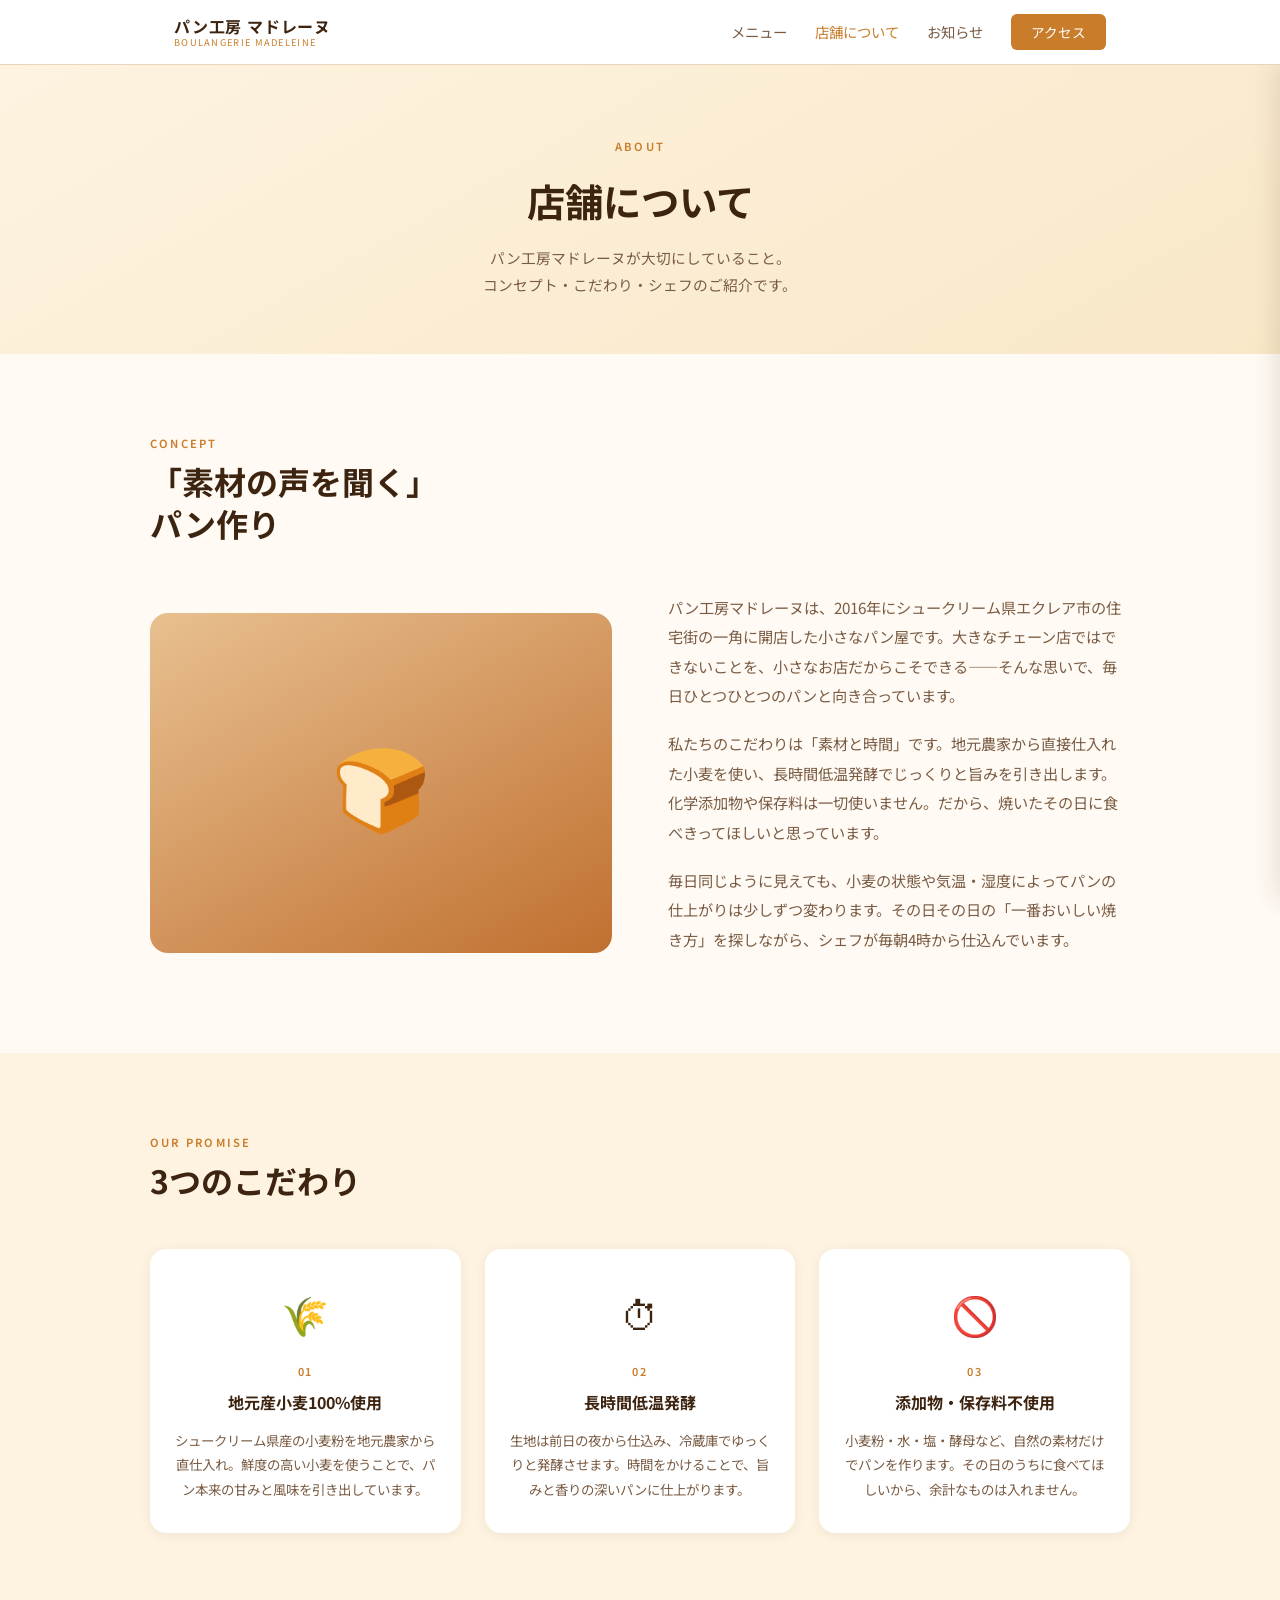
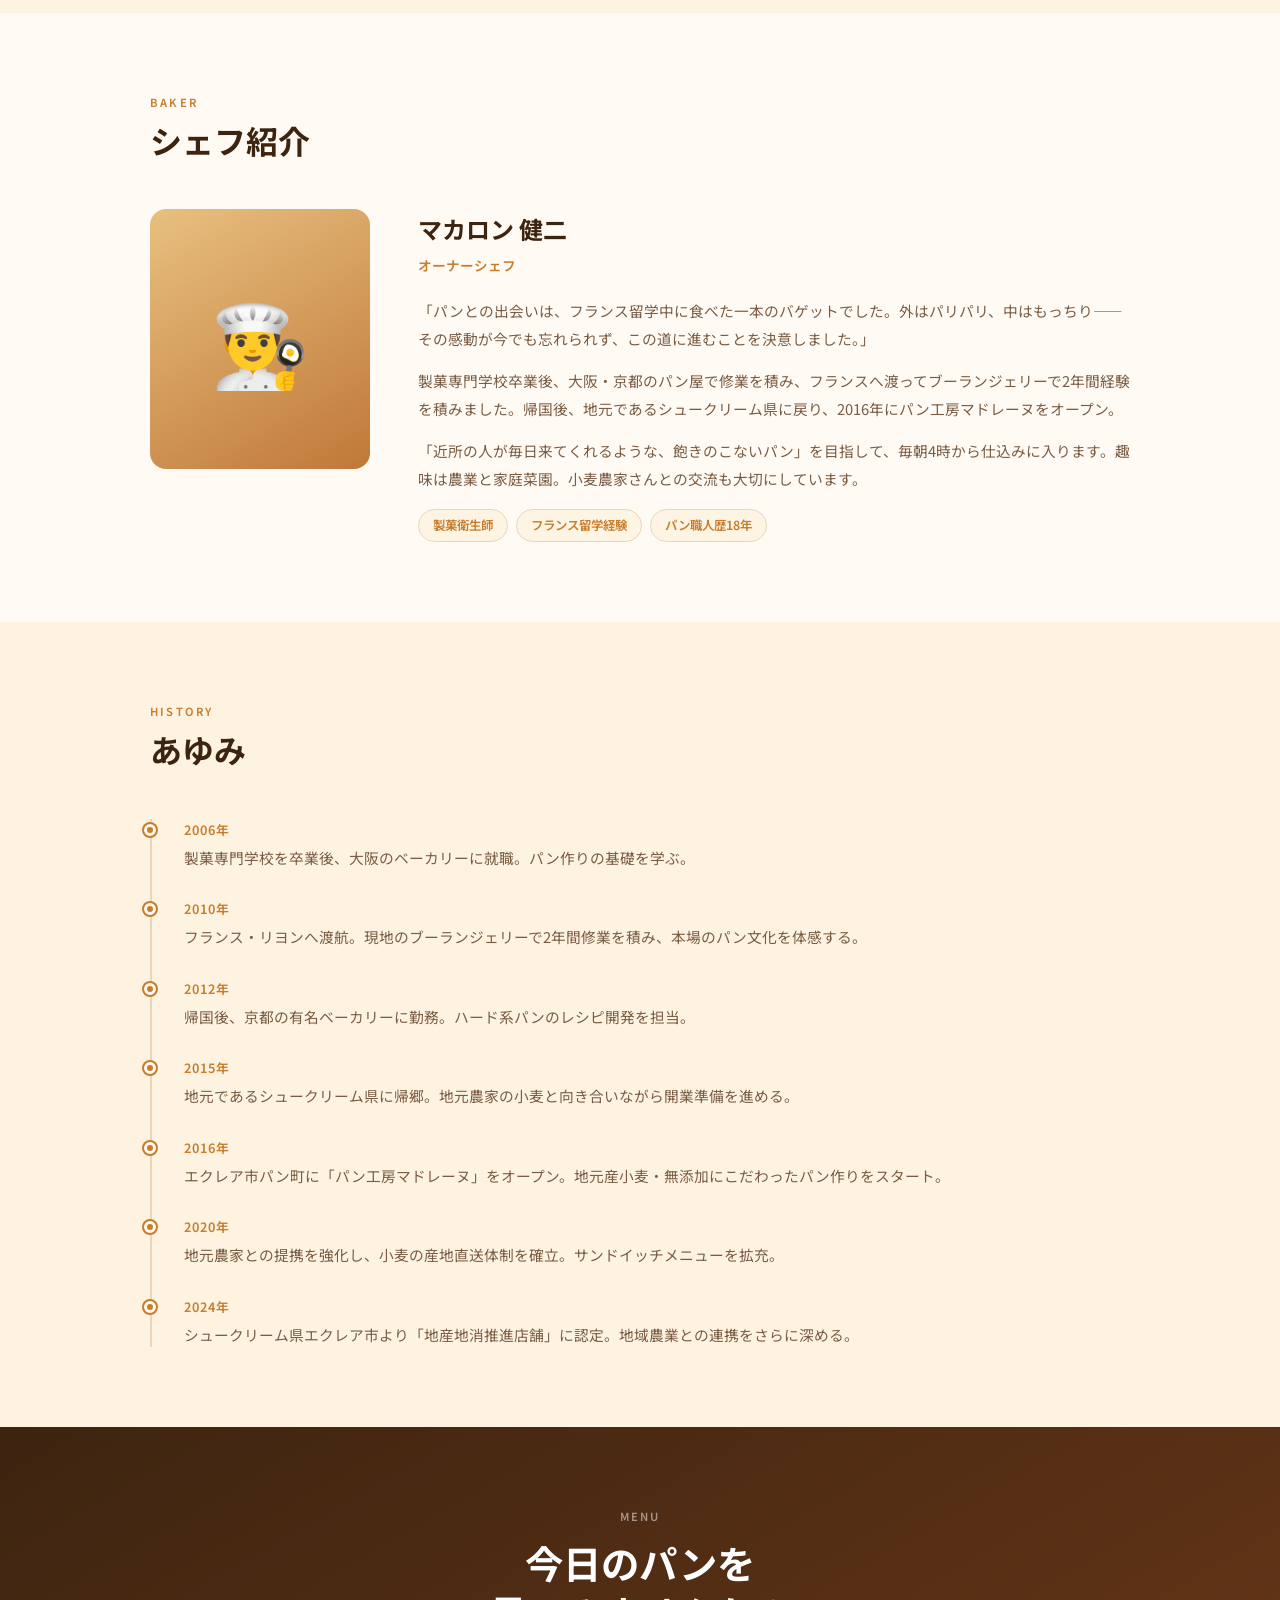
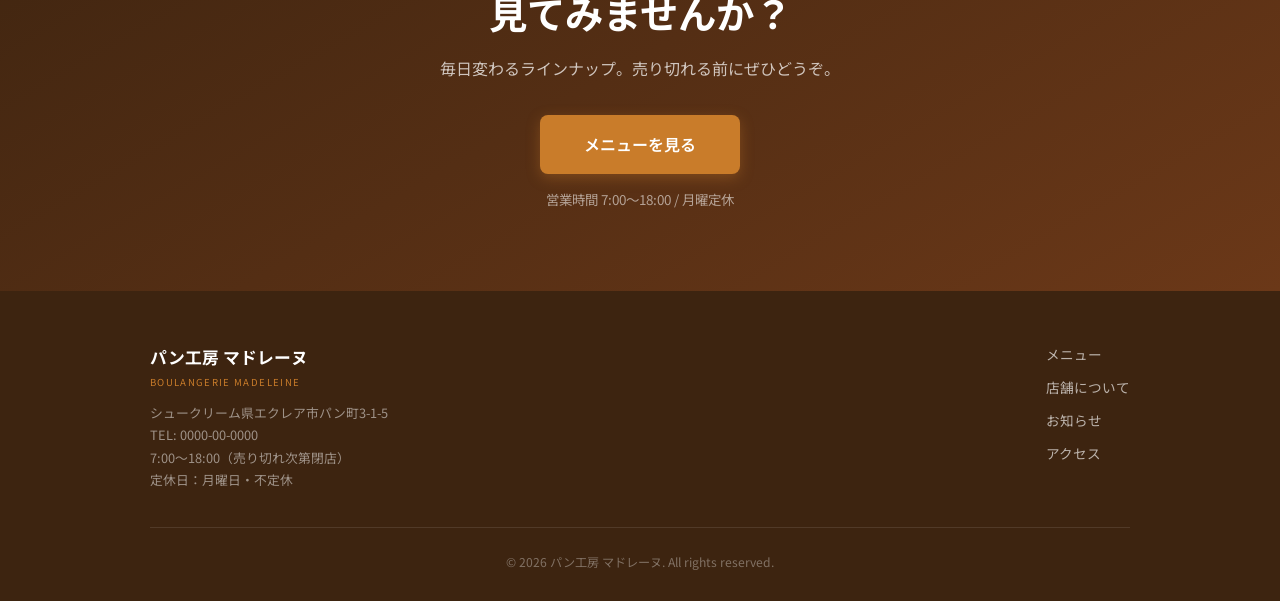
<file: samples/sample03/about.html>
<!DOCTYPE html>
<html lang="ja">
<head>
  <meta charset="UTF-8">
  <meta name="viewport" content="width=device-width, initial-scale=1.0">
  <title>店舗について | パン工房 マドレーヌ</title>
  <link rel="preconnect" href="https://fonts.googleapis.com">
  <link rel="preconnect" href="https://fonts.gstatic.com" crossorigin>
  <link href="https://fonts.googleapis.com/css2?family=Noto+Sans+JP:wght@400;500;600;700;900&display=swap" rel="stylesheet">
  <link rel="stylesheet" href="style.css">
</head>
<body>

  <header class="nav nav--scrolled">
    <div class="nav__inner">
      <a href="index.html" class="nav__logo">
        <span class="nav__logo-main">パン工房 マドレーヌ</span>
        <span class="nav__logo-sub">Boulangerie Madeleine</span>
      </a>
      <nav>
        <ul class="nav__links">
          <li><a href="menu.html">メニュー</a></li>
          <li><a href="about.html" class="nav__active">店舗について</a></li>
          <li><a href="news.html">お知らせ</a></li>
          <li><a href="access.html" class="nav__cta">アクセス</a></li>
        </ul>
      </nav>
      <button class="nav__hamburger" aria-label="メニュー"><span></span><span></span><span></span></button>
    </div>
  </header>
  <div class="nav__drawer">
    <a href="menu.html">メニュー</a>
    <a href="about.html">店舗について</a>
    <a href="news.html">お知らせ</a>
    <a href="access.html" class="nav__cta">アクセス</a>
  </div>
  <div class="nav__overlay"></div>

  <section class="page-hero">
    <span class="page-hero__label">ABOUT</span>
    <h1 class="page-hero__title">店舗について</h1>
    <p class="page-hero__sub">パン工房マドレーヌが大切にしていること。<br>コンセプト・こだわり・シェフのご紹介です。</p>
  </section>

  <!-- Concept -->
  <section class="section" id="concept">
    <div class="container">
      <div class="section__head">
        <span class="section__label">CONCEPT</span>
        <h2 class="section__title fade-up">「素材の声を聞く」<br>パン作り</h2>
      </div>
      <div class="concept__grid">
        <div class="concept__img fade-up">🍞</div>
        <div class="fade-up delay-2">
          <p class="concept__text">パン工房マドレーヌは、2016年にシュークリーム県エクレア市の住宅街の一角に開店した小さなパン屋です。大きなチェーン店ではできないことを、小さなお店だからこそできる——そんな思いで、毎日ひとつひとつのパンと向き合っています。</p>
          <p class="concept__text">私たちのこだわりは「素材と時間」です。地元農家から直接仕入れた小麦を使い、長時間低温発酵でじっくりと旨みを引き出します。化学添加物や保存料は一切使いません。だから、焼いたその日に食べきってほしいと思っています。</p>
          <p class="concept__text">毎日同じように見えても、小麦の状態や気温・湿度によってパンの仕上がりは少しずつ変わります。その日その日の「一番おいしい焼き方」を探しながら、シェフが毎朝4時から仕込んでいます。</p>
        </div>
      </div>
    </div>
  </section>

  <!-- Points / こだわり -->
  <section class="section section--alt" id="kodawari">
    <div class="container">
      <div class="section__head">
        <span class="section__label">OUR PROMISE</span>
        <h2 class="section__title fade-up">3つのこだわり</h2>
      </div>
      <div class="points-grid">
        <div class="point-card fade-up delay-1">
          <p class="point-card__icon">🌾</p>
          <p class="point-card__num">01</p>
          <h3 class="point-card__title">地元産小麦100%使用</h3>
          <p class="point-card__desc">シュークリーム県産の小麦粉を地元農家から直仕入れ。鮮度の高い小麦を使うことで、パン本来の甘みと風味を引き出しています。</p>
        </div>
        <div class="point-card fade-up delay-2">
          <p class="point-card__icon">⏱</p>
          <p class="point-card__num">02</p>
          <h3 class="point-card__title">長時間低温発酵</h3>
          <p class="point-card__desc">生地は前日の夜から仕込み、冷蔵庫でゆっくりと発酵させます。時間をかけることで、旨みと香りの深いパンに仕上がります。</p>
        </div>
        <div class="point-card fade-up delay-3">
          <p class="point-card__icon">🚫</p>
          <p class="point-card__num">03</p>
          <h3 class="point-card__title">添加物・保存料不使用</h3>
          <p class="point-card__desc">小麦粉・水・塩・酵母など、自然の素材だけでパンを作ります。その日のうちに食べてほしいから、余計なものは入れません。</p>
        </div>
      </div>
    </div>
  </section>

  <!-- Baker/Chef -->
  <section class="section" id="baker">
    <div class="container">
      <div class="section__head">
        <span class="section__label">BAKER</span>
        <h2 class="section__title fade-up">シェフ紹介</h2>
      </div>
      <div class="baker fade-up delay-1">
        <div class="baker__photo">👨‍🍳</div>
        <div>
          <h3 class="baker__name">マカロン 健二</h3>
          <p class="baker__role">オーナーシェフ</p>
          <p class="baker__text">「パンとの出会いは、フランス留学中に食べた一本のバゲットでした。外はパリパリ、中はもっちり——その感動が今でも忘れられず、この道に進むことを決意しました。」</p>
          <p class="baker__text">製菓専門学校卒業後、大阪・京都のパン屋で修業を積み、フランスへ渡ってブーランジェリーで2年間経験を積みました。帰国後、地元であるシュークリーム県に戻り、2016年にパン工房マドレーヌをオープン。</p>
          <p class="baker__text">「近所の人が毎日来てくれるような、飽きのこないパン」を目指して、毎朝4時から仕込みに入ります。趣味は農業と家庭菜園。小麦農家さんとの交流も大切にしています。</p>
          <div class="baker__tags">
            <span class="baker__tag">製菓衛生師</span>
            <span class="baker__tag">フランス留学経験</span>
            <span class="baker__tag">パン職人歴18年</span>
          </div>
        </div>
      </div>
    </div>
  </section>

  <!-- History -->
  <section class="section section--alt" id="history">
    <div class="container">
      <div class="section__head">
        <span class="section__label">HISTORY</span>
        <h2 class="section__title fade-up">あゆみ</h2>
      </div>
      <ul class="history-list fade-up delay-1">
        <li class="history-item">
          <p class="history-item__year">2006年</p>
          <p class="history-item__text">製菓専門学校を卒業後、大阪のベーカリーに就職。パン作りの基礎を学ぶ。</p>
        </li>
        <li class="history-item">
          <p class="history-item__year">2010年</p>
          <p class="history-item__text">フランス・リヨンへ渡航。現地のブーランジェリーで2年間修業を積み、本場のパン文化を体感する。</p>
        </li>
        <li class="history-item">
          <p class="history-item__year">2012年</p>
          <p class="history-item__text">帰国後、京都の有名ベーカリーに勤務。ハード系パンのレシピ開発を担当。</p>
        </li>
        <li class="history-item">
          <p class="history-item__year">2015年</p>
          <p class="history-item__text">地元であるシュークリーム県に帰郷。地元農家の小麦と向き合いながら開業準備を進める。</p>
        </li>
        <li class="history-item">
          <p class="history-item__year">2016年</p>
          <p class="history-item__text">エクレア市パン町に「パン工房マドレーヌ」をオープン。地元産小麦・無添加にこだわったパン作りをスタート。</p>
        </li>
        <li class="history-item">
          <p class="history-item__year">2020年</p>
          <p class="history-item__text">地元農家との提携を強化し、小麦の産地直送体制を確立。サンドイッチメニューを拡充。</p>
        </li>
        <li class="history-item">
          <p class="history-item__year">2024年</p>
          <p class="history-item__text">シュークリーム県エクレア市より「地産地消推進店舗」に認定。地域農業との連携をさらに深める。</p>
        </li>
      </ul>
    </div>
  </section>

  <section class="section--cta">
    <div class="container">
      <span class="section__label cta__label">MENU</span>
      <h2 class="cta__title fade-up">今日のパンを<br>見てみませんか？</h2>
      <p class="cta__sub fade-up delay-1">毎日変わるラインナップ。売り切れる前にぜひどうぞ。</p>
      <div class="fade-up delay-2">
        <a href="menu.html" class="btn btn--primary btn--lg">メニューを見る</a>
        <p class="cta__hours">営業時間 7:00〜18:00 / 月曜定休</p>
      </div>
    </div>
  </section>

  <footer class="footer">
    <div class="footer__inner">
      <div class="footer__top">
        <div class="footer__brand">
          <p class="footer__logo">パン工房 マドレーヌ</p>
          <p class="footer__logo-sub">Boulangerie Madeleine</p>
          <p class="footer__address">
            シュークリーム県エクレア市パン町3-1-5<br>
            TEL: 0000-00-0000<br>
            7:00〜18:00（売り切れ次第閉店）<br>
            定休日：月曜日・不定休
          </p>
        </div>
        <nav class="footer__nav">
          <a href="menu.html">メニュー</a>
          <a href="about.html">店舗について</a>
          <a href="news.html">お知らせ</a>
          <a href="access.html">アクセス</a>
        </nav>
      </div>
      <p class="footer__copy">© 2026 パン工房 マドレーヌ. All rights reserved.</p>
    </div>
  </footer>

  <script>
    const nav = document.querySelector('.nav');
    window.addEventListener('scroll', () => nav.classList.toggle('nav--scrolled', window.scrollY > 50));
    const hamburger = document.querySelector('.nav__hamburger');
    const drawer = document.querySelector('.nav__drawer');
    const overlay = document.querySelector('.nav__overlay');
    function closeMenu() { hamburger.classList.remove('is-open'); drawer.classList.remove('is-open'); overlay.classList.remove('is-open'); }
    hamburger.addEventListener('click', () => { const o = !drawer.classList.contains('is-open'); o ? (drawer.classList.add('is-open'), overlay.classList.add('is-open'), hamburger.classList.add('is-open')) : closeMenu(); });
    overlay.addEventListener('click', closeMenu);
    drawer.querySelectorAll('a').forEach(a => a.addEventListener('click', closeMenu));
    const fadeEls = document.querySelectorAll('.fade-up');
    const obs = new IntersectionObserver(entries => { entries.forEach(e => { if (e.isIntersecting) { e.target.classList.add('is-visible'); obs.unobserve(e.target); } }); }, { threshold: 0.15 });
    fadeEls.forEach(el => obs.observe(el));
  </script>
</body>
</html>
</file>
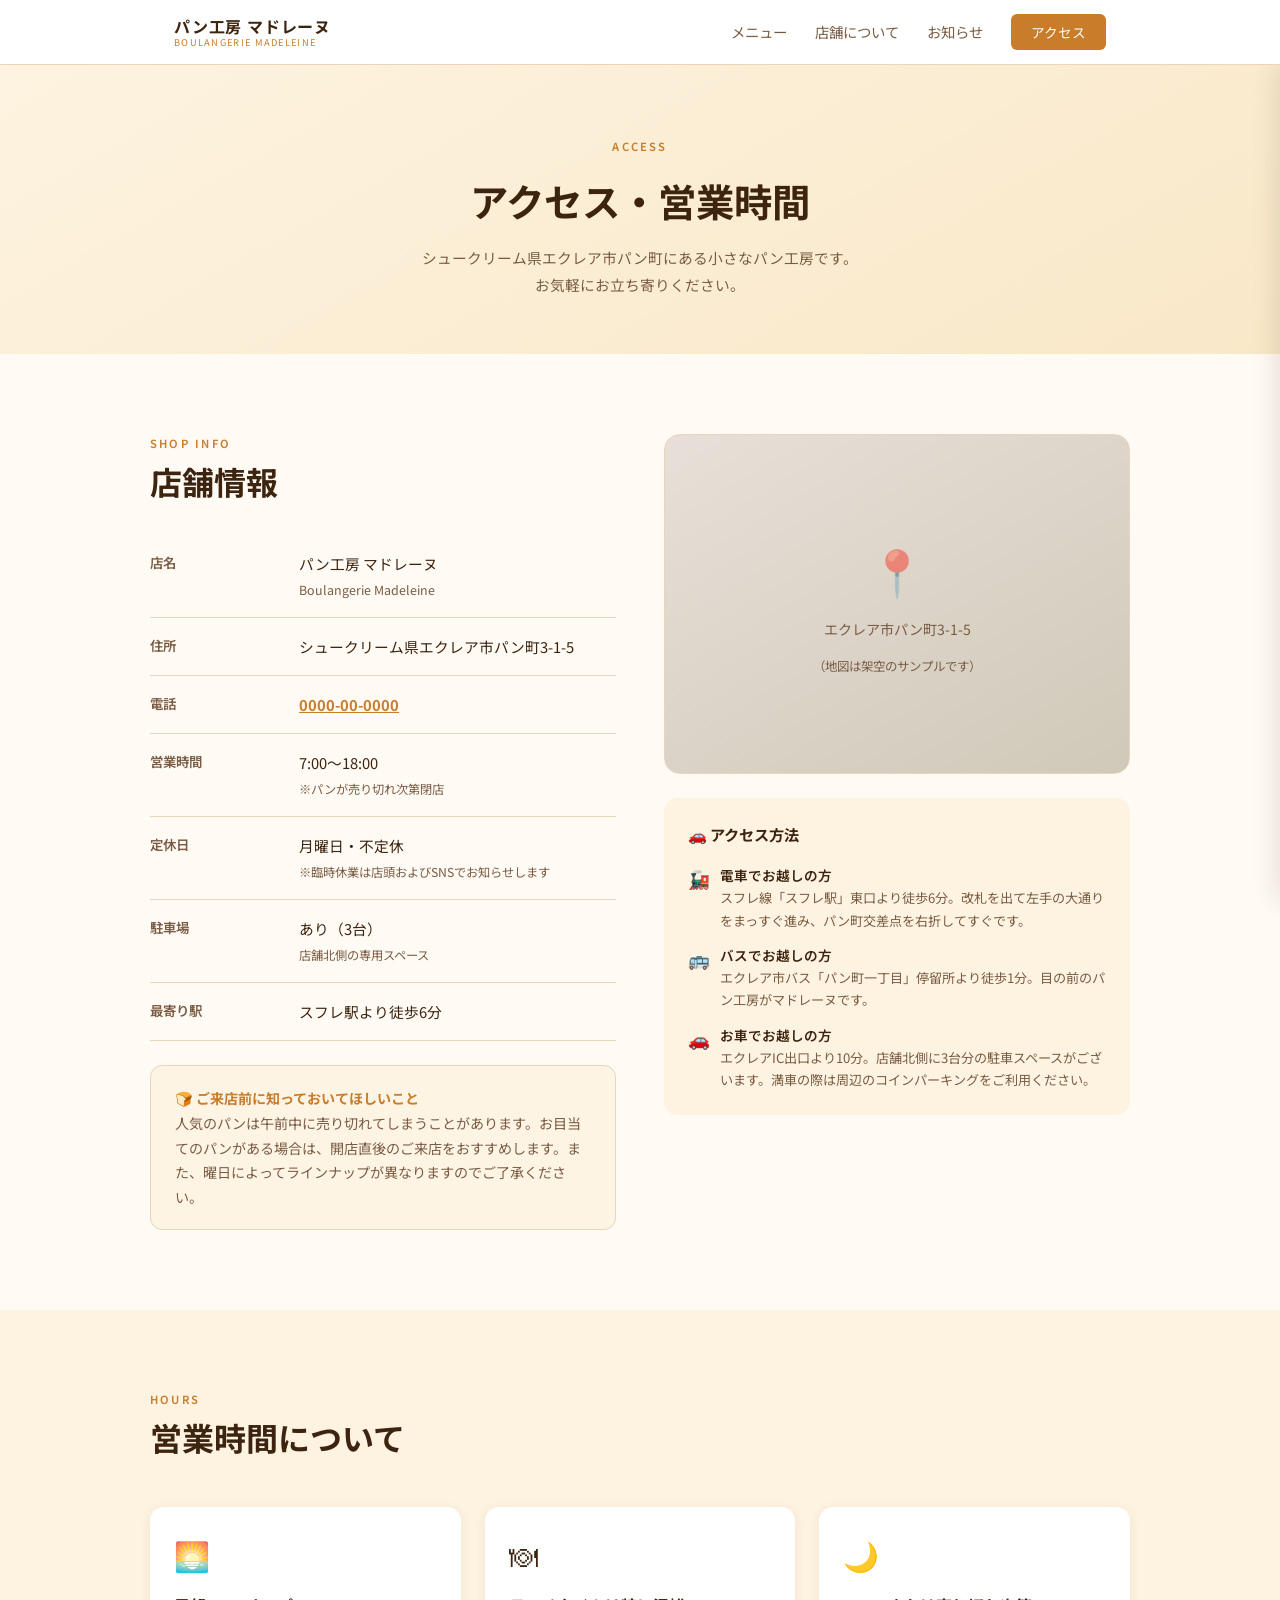
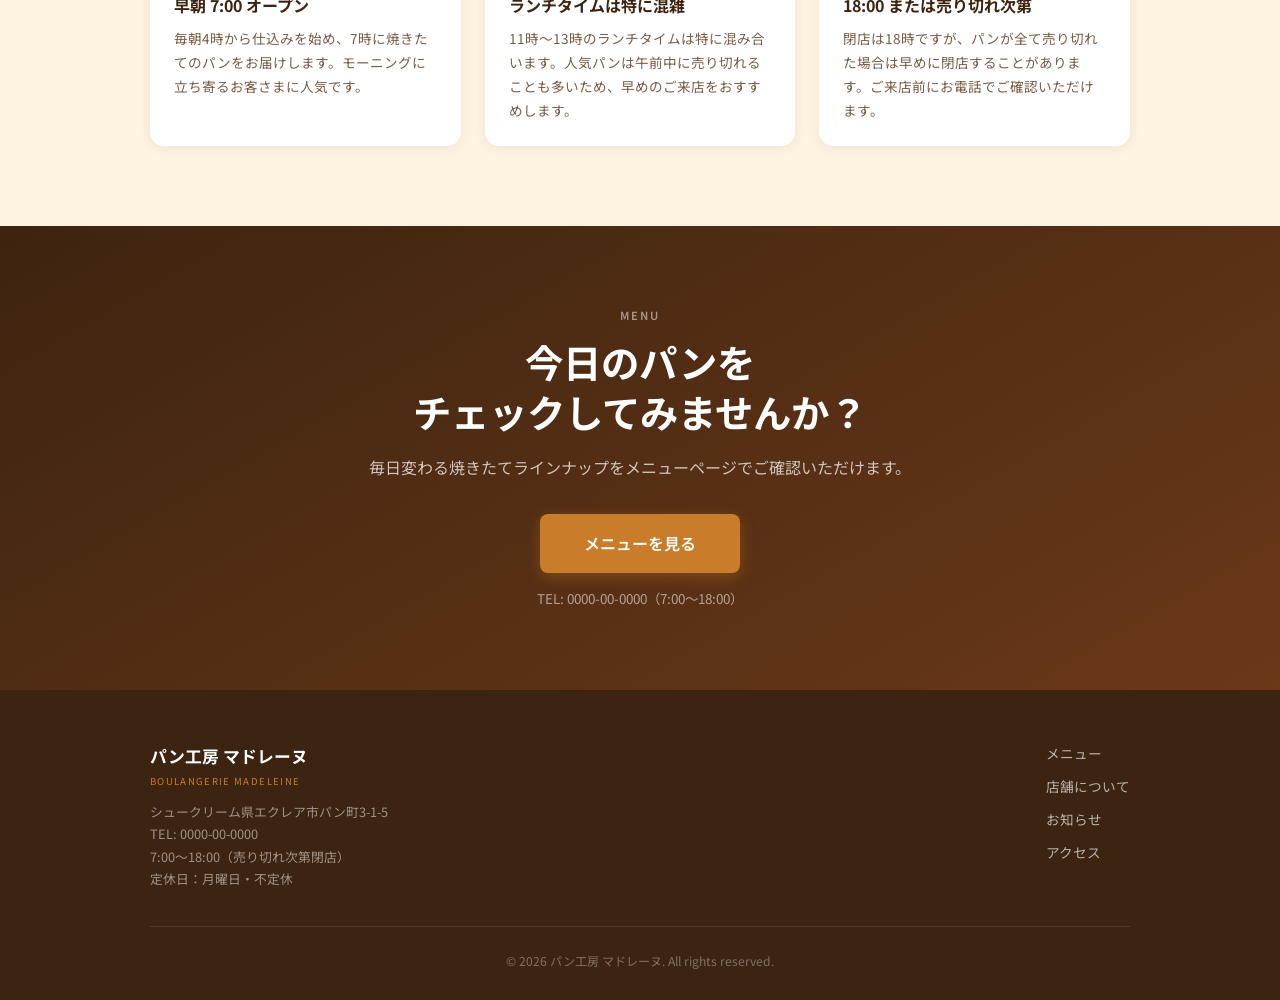
<file: samples/sample03/access.html>
<!DOCTYPE html>
<html lang="ja">
<head>
  <meta charset="UTF-8">
  <meta name="viewport" content="width=device-width, initial-scale=1.0">
  <title>アクセス・営業時間 | パン工房 マドレーヌ</title>
  <link rel="preconnect" href="https://fonts.googleapis.com">
  <link rel="preconnect" href="https://fonts.gstatic.com" crossorigin>
  <link href="https://fonts.googleapis.com/css2?family=Noto+Sans+JP:wght@400;500;600;700;900&display=swap" rel="stylesheet">
  <link rel="stylesheet" href="style.css">
</head>
<body>

  <header class="nav nav--scrolled">
    <div class="nav__inner">
      <a href="index.html" class="nav__logo">
        <span class="nav__logo-main">パン工房 マドレーヌ</span>
        <span class="nav__logo-sub">Boulangerie Madeleine</span>
      </a>
      <nav>
        <ul class="nav__links">
          <li><a href="menu.html">メニュー</a></li>
          <li><a href="about.html">店舗について</a></li>
          <li><a href="news.html">お知らせ</a></li>
          <li><a href="access.html" class="nav__cta nav__active">アクセス</a></li>
        </ul>
      </nav>
      <button class="nav__hamburger" aria-label="メニュー"><span></span><span></span><span></span></button>
    </div>
  </header>
  <div class="nav__drawer">
    <a href="menu.html">メニュー</a>
    <a href="about.html">店舗について</a>
    <a href="news.html">お知らせ</a>
    <a href="access.html" class="nav__cta">アクセス</a>
  </div>
  <div class="nav__overlay"></div>

  <section class="page-hero">
    <span class="page-hero__label">ACCESS</span>
    <h1 class="page-hero__title">アクセス・営業時間</h1>
    <p class="page-hero__sub">シュークリーム県エクレア市パン町にある小さなパン工房です。<br>お気軽にお立ち寄りください。</p>
  </section>

  <!-- Access Info -->
  <section class="section">
    <div class="container">
      <div class="access-grid">

        <!-- 店舗情報 -->
        <div class="fade-up">
          <div class="section__head" style="margin-bottom: 32px;">
            <span class="section__label">SHOP INFO</span>
            <h2 class="section__title">店舗情報</h2>
          </div>
          <table class="access-info-table">
            <tr>
              <th>店名</th>
              <td>パン工房 マドレーヌ<br><small style="color:var(--color-text-sub); font-size:0.78rem;">Boulangerie Madeleine</small></td>
            </tr>
            <tr>
              <th>住所</th>
              <td>シュークリーム県エクレア市パン町3-1-5</td>
            </tr>
            <tr>
              <th>電話</th>
              <td><a href="tel:0000-00-0000" style="color:var(--color-accent); font-weight:700;">0000-00-0000</a></td>
            </tr>
            <tr>
              <th>営業時間</th>
              <td>
                7:00〜18:00<br>
                <small style="color:var(--color-text-sub);">※パンが売り切れ次第閉店</small>
              </td>
            </tr>
            <tr>
              <th>定休日</th>
              <td>月曜日・不定休<br><small style="color:var(--color-text-sub);">※臨時休業は店頭およびSNSでお知らせします</small></td>
            </tr>
            <tr>
              <th>駐車場</th>
              <td>あり（3台）<br><small style="color:var(--color-text-sub);">店舗北側の専用スペース</small></td>
            </tr>
            <tr>
              <th>最寄り駅</th>
              <td>スフレ駅より徒歩6分</td>
            </tr>
          </table>

          <div class="access-note fade-up delay-2">
            <strong style="color:var(--color-accent);">🍞 ご来店前に知っておいてほしいこと</strong><br>
            人気のパンは午前中に売り切れてしまうことがあります。お目当てのパンがある場合は、開店直後のご来店をおすすめします。また、曜日によってラインナップが異なりますのでご了承ください。
          </div>
        </div>

        <!-- 地図プレースホルダー -->
        <div class="fade-up delay-2">
          <div class="map-placeholder">
            <span class="map-placeholder__icon">📍</span>
            <p class="map-placeholder__text">エクレア市パン町3-1-5</p>
            <p style="font-size:0.78rem; color:var(--color-text-sub); margin-top:4px;">（地図は架空のサンプルです）</p>
          </div>

          <div style="background:var(--color-bg2); border-radius:14px; padding:1.5rem; margin-top:1.5rem;">
            <h3 style="font-size:0.95rem; font-weight:700; margin-bottom:1rem; color:var(--color-text);">🚗 アクセス方法</h3>
            <ul style="list-style:none; padding:0; display:flex; flex-direction:column; gap:12px;">
              <li style="display:flex; gap:10px;">
                <span style="font-size:1.1rem; flex-shrink:0;">🚂</span>
                <div>
                  <p style="font-size:0.85rem; font-weight:600; color:var(--color-text);">電車でお越しの方</p>
                  <p style="font-size:0.82rem; color:var(--color-text-sub);">スフレ線「スフレ駅」東口より徒歩6分。改札を出て左手の大通りをまっすぐ進み、パン町交差点を右折してすぐです。</p>
                </div>
              </li>
              <li style="display:flex; gap:10px;">
                <span style="font-size:1.1rem; flex-shrink:0;">🚌</span>
                <div>
                  <p style="font-size:0.85rem; font-weight:600; color:var(--color-text);">バスでお越しの方</p>
                  <p style="font-size:0.82rem; color:var(--color-text-sub);">エクレア市バス「パン町一丁目」停留所より徒歩1分。目の前のパン工房がマドレーヌです。</p>
                </div>
              </li>
              <li style="display:flex; gap:10px;">
                <span style="font-size:1.1rem; flex-shrink:0;">🚗</span>
                <div>
                  <p style="font-size:0.85rem; font-weight:600; color:var(--color-text);">お車でお越しの方</p>
                  <p style="font-size:0.82rem; color:var(--color-text-sub);">エクレアIC出口より10分。店舗北側に3台分の駐車スペースがございます。満車の際は周辺のコインパーキングをご利用ください。</p>
                </div>
              </li>
            </ul>
          </div>
        </div>

      </div>
    </div>
  </section>

  <!-- Hours detail -->
  <section class="section section--alt">
    <div class="container">
      <div class="section__head">
        <span class="section__label">HOURS</span>
        <h2 class="section__title fade-up">営業時間について</h2>
      </div>
      <div style="display:grid; grid-template-columns:repeat(auto-fill, minmax(260px, 1fr)); gap:1.5rem;">
        <div class="fade-up delay-1" style="background:var(--color-white); border-radius:14px; padding:1.5rem; box-shadow:0 2px 12px rgba(61,36,16,0.07);">
          <p style="font-size:1.8rem; margin-bottom:12px;">🌅</p>
          <h3 style="font-size:1rem; font-weight:700; margin-bottom:8px; color:var(--color-text);">早朝 7:00 オープン</h3>
          <p style="font-size:0.85rem; color:var(--color-text-sub); line-height:1.75;">毎朝4時から仕込みを始め、7時に焼きたてのパンをお届けします。モーニングに立ち寄るお客さまに人気です。</p>
        </div>
        <div class="fade-up delay-2" style="background:var(--color-white); border-radius:14px; padding:1.5rem; box-shadow:0 2px 12px rgba(61,36,16,0.07);">
          <p style="font-size:1.8rem; margin-bottom:12px;">🍽</p>
          <h3 style="font-size:1rem; font-weight:700; margin-bottom:8px; color:var(--color-text);">ランチタイムは特に混雑</h3>
          <p style="font-size:0.85rem; color:var(--color-text-sub); line-height:1.75;">11時〜13時のランチタイムは特に混み合います。人気パンは午前中に売り切れることも多いため、早めのご来店をおすすめします。</p>
        </div>
        <div class="fade-up delay-3" style="background:var(--color-white); border-radius:14px; padding:1.5rem; box-shadow:0 2px 12px rgba(61,36,16,0.07);">
          <p style="font-size:1.8rem; margin-bottom:12px;">🌙</p>
          <h3 style="font-size:1rem; font-weight:700; margin-bottom:8px; color:var(--color-text);">18:00 または売り切れ次第</h3>
          <p style="font-size:0.85rem; color:var(--color-text-sub); line-height:1.75;">閉店は18時ですが、パンが全て売り切れた場合は早めに閉店することがあります。ご来店前にお電話でご確認いただけます。</p>
        </div>
      </div>
    </div>
  </section>

  <section class="section--cta">
    <div class="container">
      <span class="section__label cta__label">MENU</span>
      <h2 class="cta__title fade-up">今日のパンを<br>チェックしてみませんか？</h2>
      <p class="cta__sub fade-up delay-1">毎日変わる焼きたてラインナップをメニューページでご確認いただけます。</p>
      <div class="fade-up delay-2">
        <a href="menu.html" class="btn btn--primary btn--lg">メニューを見る</a>
        <p class="cta__hours">TEL: 0000-00-0000（7:00〜18:00）</p>
      </div>
    </div>
  </section>

  <footer class="footer">
    <div class="footer__inner">
      <div class="footer__top">
        <div class="footer__brand">
          <p class="footer__logo">パン工房 マドレーヌ</p>
          <p class="footer__logo-sub">Boulangerie Madeleine</p>
          <p class="footer__address">
            シュークリーム県エクレア市パン町3-1-5<br>
            TEL: 0000-00-0000<br>
            7:00〜18:00（売り切れ次第閉店）<br>
            定休日：月曜日・不定休
          </p>
        </div>
        <nav class="footer__nav">
          <a href="menu.html">メニュー</a>
          <a href="about.html">店舗について</a>
          <a href="news.html">お知らせ</a>
          <a href="access.html">アクセス</a>
        </nav>
      </div>
      <p class="footer__copy">© 2026 パン工房 マドレーヌ. All rights reserved.</p>
    </div>
  </footer>

  <script>
    const nav = document.querySelector('.nav');
    window.addEventListener('scroll', () => nav.classList.toggle('nav--scrolled', window.scrollY > 50));
    const hamburger = document.querySelector('.nav__hamburger');
    const drawer = document.querySelector('.nav__drawer');
    const overlay = document.querySelector('.nav__overlay');
    function closeMenu() { hamburger.classList.remove('is-open'); drawer.classList.remove('is-open'); overlay.classList.remove('is-open'); }
    hamburger.addEventListener('click', () => { const o = !drawer.classList.contains('is-open'); o ? (drawer.classList.add('is-open'), overlay.classList.add('is-open'), hamburger.classList.add('is-open')) : closeMenu(); });
    overlay.addEventListener('click', closeMenu);
    drawer.querySelectorAll('a').forEach(a => a.addEventListener('click', closeMenu));
    const fadeEls = document.querySelectorAll('.fade-up');
    const obs = new IntersectionObserver(entries => { entries.forEach(e => { if (e.isIntersecting) { e.target.classList.add('is-visible'); obs.unobserve(e.target); } }); }, { threshold: 0.15 });
    fadeEls.forEach(el => obs.observe(el));
  </script>
</body>
</html>
</file>
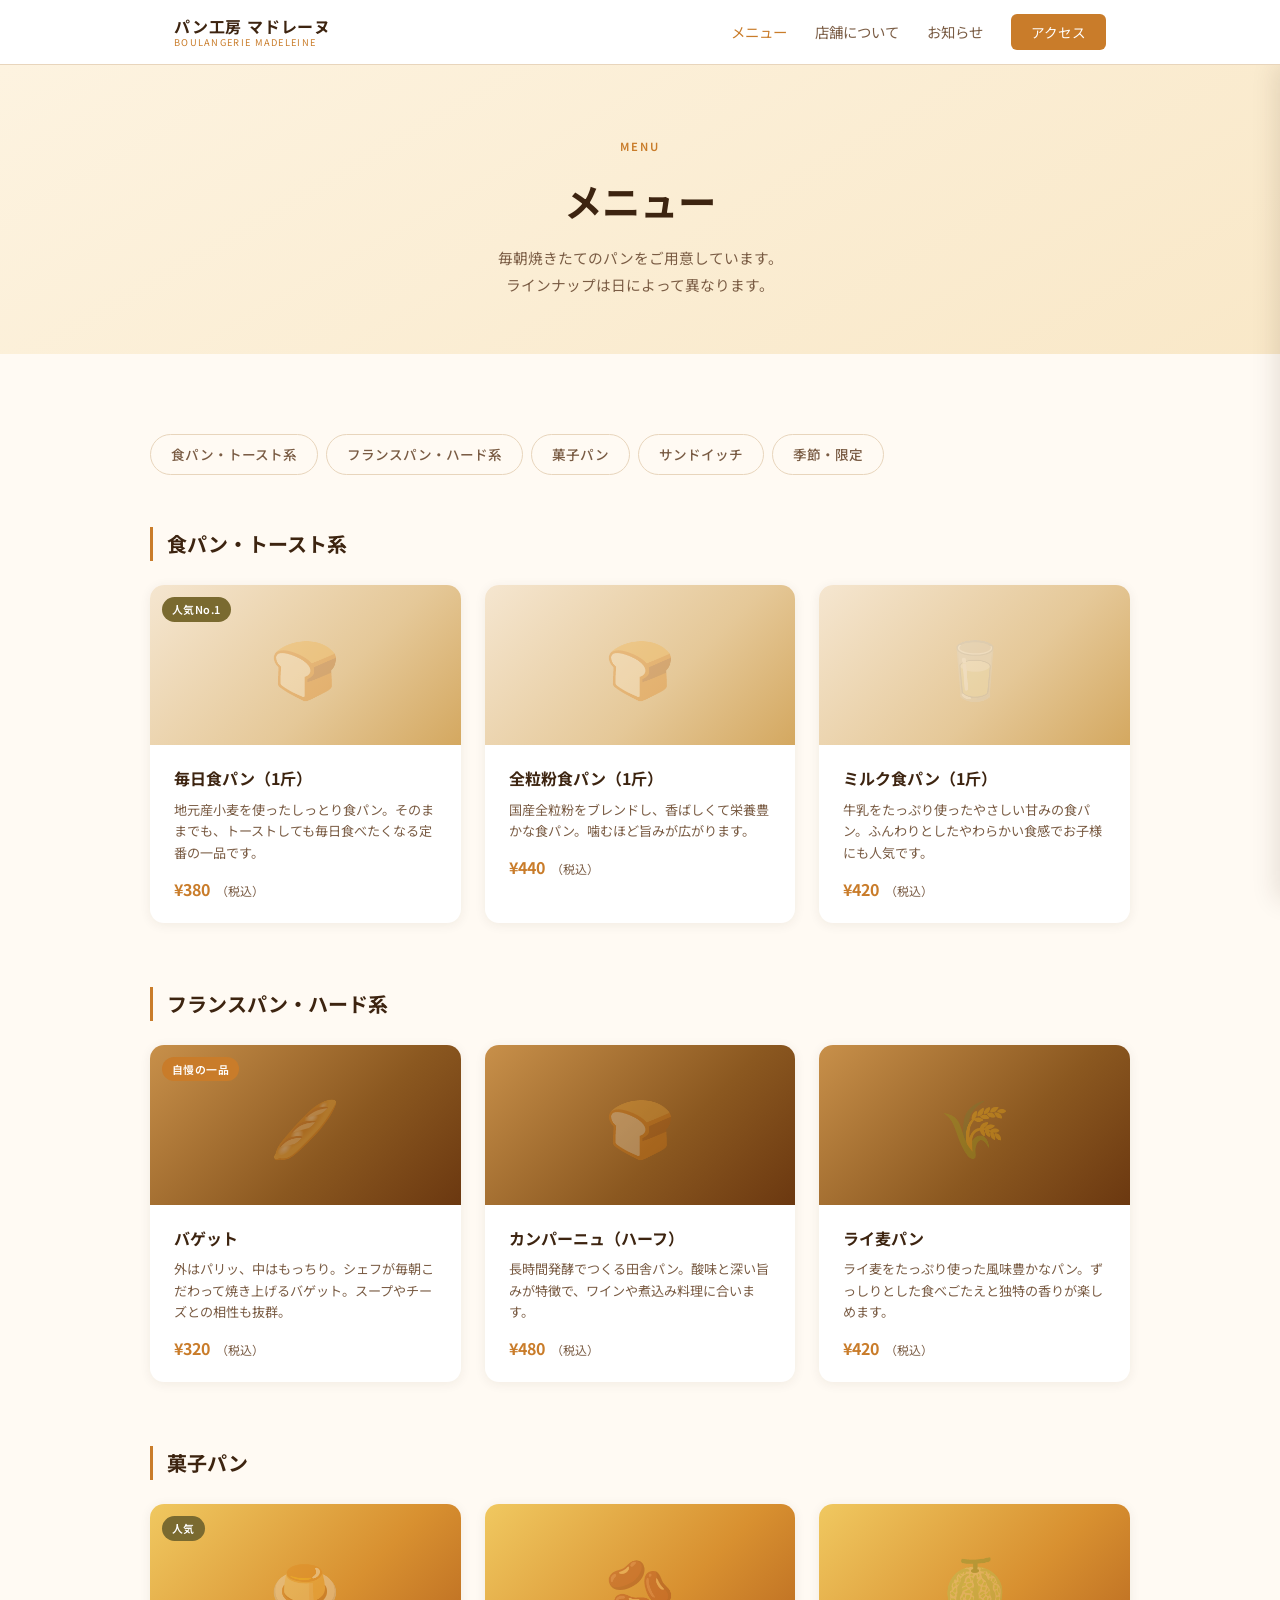
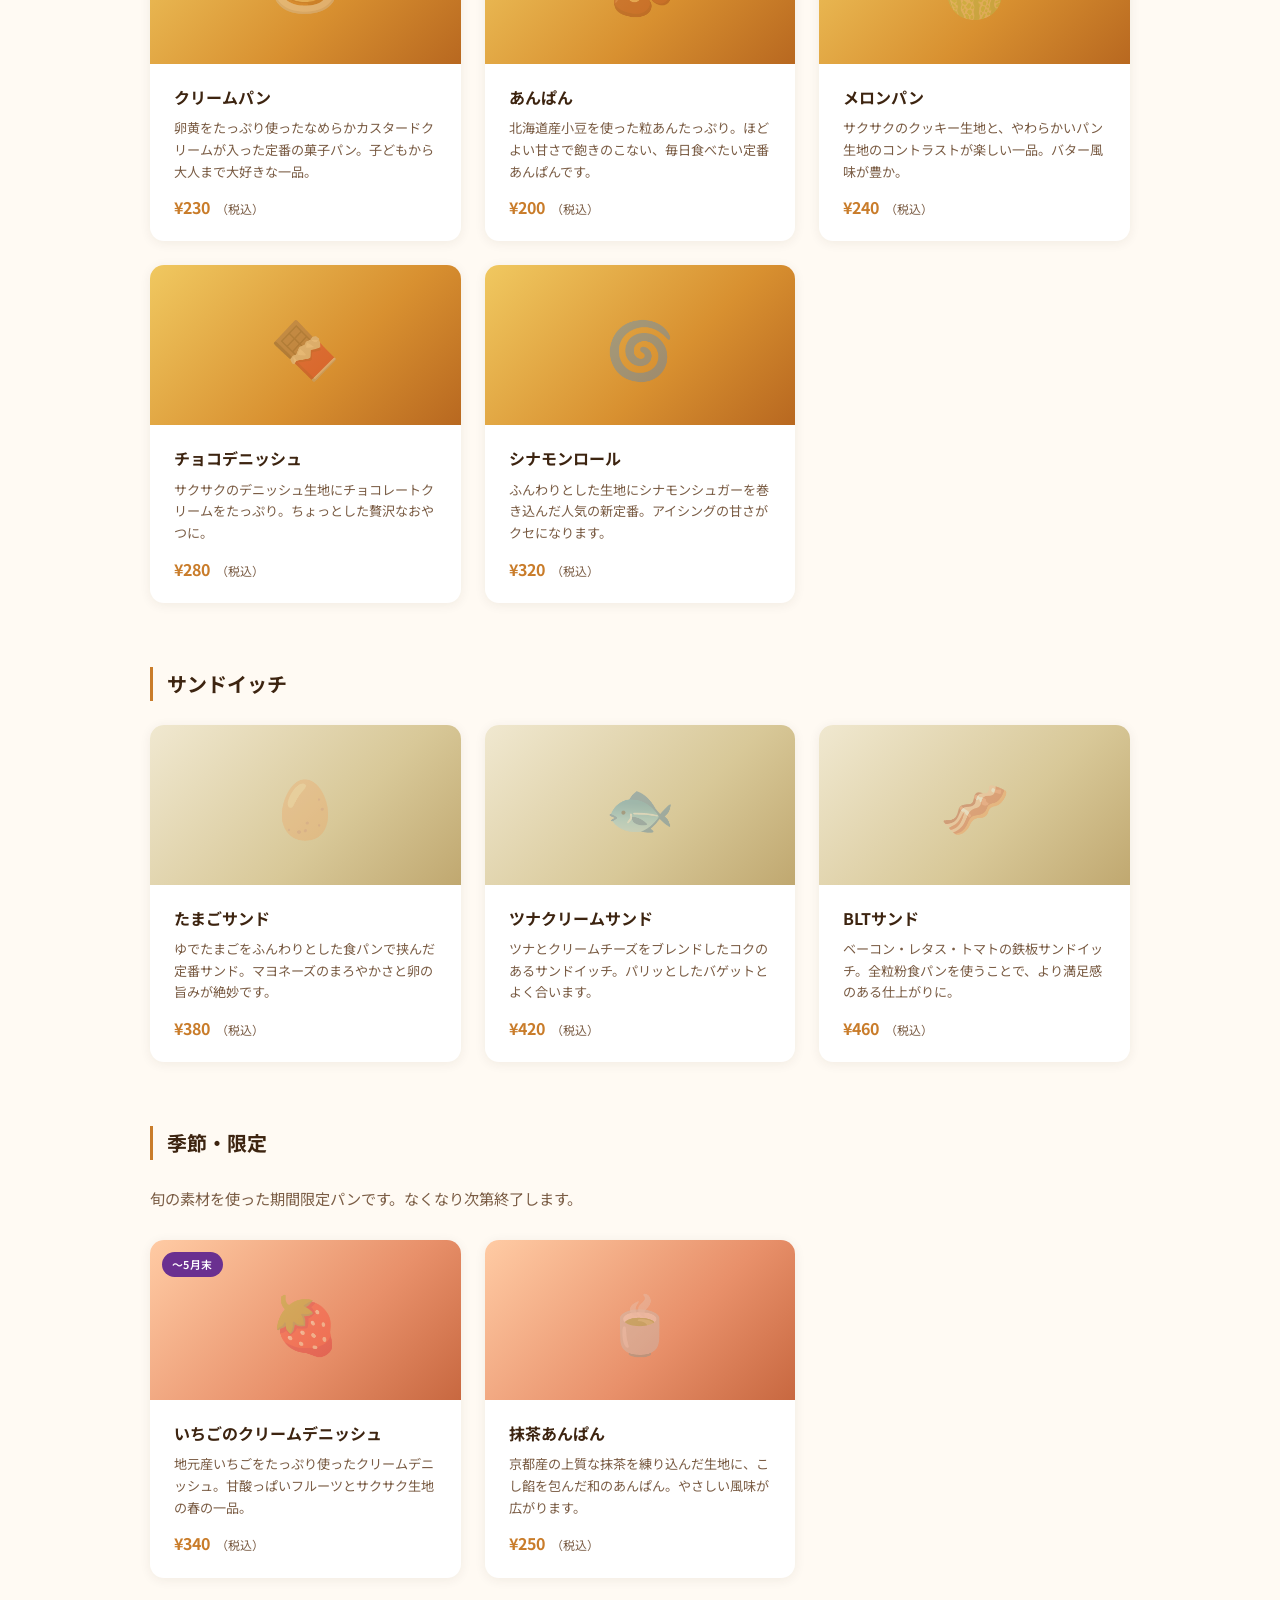
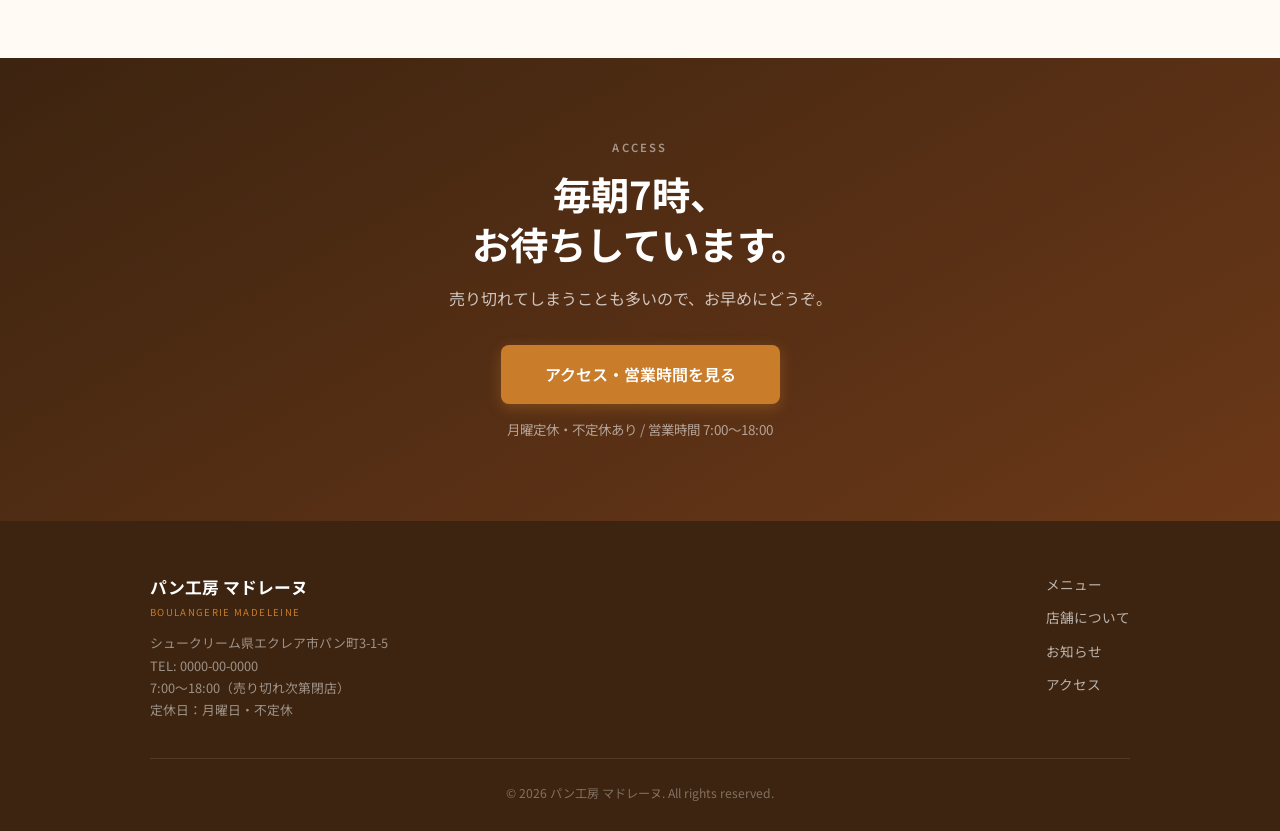
<file: samples/sample03/menu.html>
<!DOCTYPE html>
<html lang="ja">
<head>
  <meta charset="UTF-8">
  <meta name="viewport" content="width=device-width, initial-scale=1.0">
  <title>メニュー | パン工房 マドレーヌ</title>
  <link rel="preconnect" href="https://fonts.googleapis.com">
  <link rel="preconnect" href="https://fonts.gstatic.com" crossorigin>
  <link href="https://fonts.googleapis.com/css2?family=Noto+Sans+JP:wght@400;500;600;700;900&display=swap" rel="stylesheet">
  <link rel="stylesheet" href="style.css">
</head>
<body>

  <header class="nav nav--scrolled">
    <div class="nav__inner">
      <a href="index.html" class="nav__logo">
        <span class="nav__logo-main">パン工房 マドレーヌ</span>
        <span class="nav__logo-sub">Boulangerie Madeleine</span>
      </a>
      <nav>
        <ul class="nav__links">
          <li><a href="menu.html" class="nav__active">メニュー</a></li>
          <li><a href="about.html">店舗について</a></li>
          <li><a href="news.html">お知らせ</a></li>
          <li><a href="access.html" class="nav__cta">アクセス</a></li>
        </ul>
      </nav>
      <button class="nav__hamburger" aria-label="メニュー"><span></span><span></span><span></span></button>
    </div>
  </header>
  <div class="nav__drawer">
    <a href="menu.html">メニュー</a>
    <a href="about.html">店舗について</a>
    <a href="news.html">お知らせ</a>
    <a href="access.html" class="nav__cta">アクセス</a>
  </div>
  <div class="nav__overlay"></div>

  <section class="page-hero">
    <span class="page-hero__label">MENU</span>
    <h1 class="page-hero__title">メニュー</h1>
    <p class="page-hero__sub">毎朝焼きたてのパンをご用意しています。<br>ラインナップは日によって異なります。</p>
  </section>

  <section class="section">
    <div class="container">

      <!-- Category nav -->
      <div class="menu-cat-nav fade-up">
        <a href="#shoku">食パン・トースト系</a>
        <a href="#hard">フランスパン・ハード系</a>
        <a href="#sweet">菓子パン</a>
        <a href="#sandwich">サンドイッチ</a>
        <a href="#seasonal">季節・限定</a>
      </div>

      <!-- 食パン・トースト系 -->
      <div class="menu-section" id="shoku">
        <h2 class="menu-section__title fade-up">食パン・トースト系</h2>
        <div class="bread-grid">
          <div class="bread-card fade-up delay-1">
            <div class="bread-card__img bread-card__img--shoku">
              <span class="bread-card__img-icon">🍞</span>
              <span class="bread-card__badge bread-card__badge--popular">人気No.1</span>
            </div>
            <div class="bread-card__body">
              <p class="bread-card__name">毎日食パン（1斤）</p>
              <p class="bread-card__desc">地元産小麦を使ったしっとり食パン。そのままでも、トーストしても毎日食べたくなる定番の一品です。</p>
              <p class="bread-card__price">¥380 <small>（税込）</small></p>
            </div>
          </div>
          <div class="bread-card fade-up delay-2">
            <div class="bread-card__img bread-card__img--shoku">
              <span class="bread-card__img-icon">🍞</span>
            </div>
            <div class="bread-card__body">
              <p class="bread-card__name">全粒粉食パン（1斤）</p>
              <p class="bread-card__desc">国産全粒粉をブレンドし、香ばしくて栄養豊かな食パン。噛むほど旨みが広がります。</p>
              <p class="bread-card__price">¥440 <small>（税込）</small></p>
            </div>
          </div>
          <div class="bread-card fade-up delay-3">
            <div class="bread-card__img bread-card__img--shoku">
              <span class="bread-card__img-icon">🥛</span>
            </div>
            <div class="bread-card__body">
              <p class="bread-card__name">ミルク食パン（1斤）</p>
              <p class="bread-card__desc">牛乳をたっぷり使ったやさしい甘みの食パン。ふんわりとしたやわらかい食感でお子様にも人気です。</p>
              <p class="bread-card__price">¥420 <small>（税込）</small></p>
            </div>
          </div>
        </div>
      </div>

      <!-- フランスパン・ハード系 -->
      <div class="menu-section" id="hard">
        <h2 class="menu-section__title fade-up">フランスパン・ハード系</h2>
        <div class="bread-grid">
          <div class="bread-card fade-up delay-1">
            <div class="bread-card__img bread-card__img--hard">
              <span class="bread-card__img-icon">🥖</span>
              <span class="bread-card__badge">自慢の一品</span>
            </div>
            <div class="bread-card__body">
              <p class="bread-card__name">バゲット</p>
              <p class="bread-card__desc">外はパリッ、中はもっちり。シェフが毎朝こだわって焼き上げるバゲット。スープやチーズとの相性も抜群。</p>
              <p class="bread-card__price">¥320 <small>（税込）</small></p>
            </div>
          </div>
          <div class="bread-card fade-up delay-2">
            <div class="bread-card__img bread-card__img--hard">
              <span class="bread-card__img-icon">🍞</span>
            </div>
            <div class="bread-card__body">
              <p class="bread-card__name">カンパーニュ（ハーフ）</p>
              <p class="bread-card__desc">長時間発酵でつくる田舎パン。酸味と深い旨みが特徴で、ワインや煮込み料理に合います。</p>
              <p class="bread-card__price">¥480 <small>（税込）</small></p>
            </div>
          </div>
          <div class="bread-card fade-up delay-3">
            <div class="bread-card__img bread-card__img--hard">
              <span class="bread-card__img-icon">🌾</span>
            </div>
            <div class="bread-card__body">
              <p class="bread-card__name">ライ麦パン</p>
              <p class="bread-card__desc">ライ麦をたっぷり使った風味豊かなパン。ずっしりとした食べごたえと独特の香りが楽しめます。</p>
              <p class="bread-card__price">¥420 <small>（税込）</small></p>
            </div>
          </div>
        </div>
      </div>

      <!-- 菓子パン -->
      <div class="menu-section" id="sweet">
        <h2 class="menu-section__title fade-up">菓子パン</h2>
        <div class="bread-grid">
          <div class="bread-card fade-up delay-1">
            <div class="bread-card__img bread-card__img--sweet">
              <span class="bread-card__img-icon">🍮</span>
              <span class="bread-card__badge bread-card__badge--popular">人気</span>
            </div>
            <div class="bread-card__body">
              <p class="bread-card__name">クリームパン</p>
              <p class="bread-card__desc">卵黄をたっぷり使ったなめらかカスタードクリームが入った定番の菓子パン。子どもから大人まで大好きな一品。</p>
              <p class="bread-card__price">¥230 <small>（税込）</small></p>
            </div>
          </div>
          <div class="bread-card fade-up delay-2">
            <div class="bread-card__img bread-card__img--sweet">
              <span class="bread-card__img-icon">🫘</span>
            </div>
            <div class="bread-card__body">
              <p class="bread-card__name">あんぱん</p>
              <p class="bread-card__desc">北海道産小豆を使った粒あんたっぷり。ほどよい甘さで飽きのこない、毎日食べたい定番あんぱんです。</p>
              <p class="bread-card__price">¥200 <small>（税込）</small></p>
            </div>
          </div>
          <div class="bread-card fade-up delay-3">
            <div class="bread-card__img bread-card__img--sweet">
              <span class="bread-card__img-icon">🍈</span>
            </div>
            <div class="bread-card__body">
              <p class="bread-card__name">メロンパン</p>
              <p class="bread-card__desc">サクサクのクッキー生地と、やわらかいパン生地のコントラストが楽しい一品。バター風味が豊か。</p>
              <p class="bread-card__price">¥240 <small>（税込）</small></p>
            </div>
          </div>
          <div class="bread-card fade-up delay-1">
            <div class="bread-card__img bread-card__img--sweet">
              <span class="bread-card__img-icon">🍫</span>
            </div>
            <div class="bread-card__body">
              <p class="bread-card__name">チョコデニッシュ</p>
              <p class="bread-card__desc">サクサクのデニッシュ生地にチョコレートクリームをたっぷり。ちょっとした贅沢なおやつに。</p>
              <p class="bread-card__price">¥280 <small>（税込）</small></p>
            </div>
          </div>
          <div class="bread-card fade-up delay-2">
            <div class="bread-card__img bread-card__img--sweet">
              <span class="bread-card__img-icon">🌀</span>
            </div>
            <div class="bread-card__body">
              <p class="bread-card__name">シナモンロール</p>
              <p class="bread-card__desc">ふんわりとした生地にシナモンシュガーを巻き込んだ人気の新定番。アイシングの甘さがクセになります。</p>
              <p class="bread-card__price">¥320 <small>（税込）</small></p>
            </div>
          </div>
        </div>
      </div>

      <!-- サンドイッチ -->
      <div class="menu-section" id="sandwich">
        <h2 class="menu-section__title fade-up">サンドイッチ</h2>
        <div class="bread-grid">
          <div class="bread-card fade-up delay-1">
            <div class="bread-card__img bread-card__img--sandwich">
              <span class="bread-card__img-icon">🥚</span>
            </div>
            <div class="bread-card__body">
              <p class="bread-card__name">たまごサンド</p>
              <p class="bread-card__desc">ゆでたまごをふんわりとした食パンで挟んだ定番サンド。マヨネーズのまろやかさと卵の旨みが絶妙です。</p>
              <p class="bread-card__price">¥380 <small>（税込）</small></p>
            </div>
          </div>
          <div class="bread-card fade-up delay-2">
            <div class="bread-card__img bread-card__img--sandwich">
              <span class="bread-card__img-icon">🐟</span>
            </div>
            <div class="bread-card__body">
              <p class="bread-card__name">ツナクリームサンド</p>
              <p class="bread-card__desc">ツナとクリームチーズをブレンドしたコクのあるサンドイッチ。パリッとしたバゲットとよく合います。</p>
              <p class="bread-card__price">¥420 <small>（税込）</small></p>
            </div>
          </div>
          <div class="bread-card fade-up delay-3">
            <div class="bread-card__img bread-card__img--sandwich">
              <span class="bread-card__img-icon">🥓</span>
            </div>
            <div class="bread-card__body">
              <p class="bread-card__name">BLTサンド</p>
              <p class="bread-card__desc">ベーコン・レタス・トマトの鉄板サンドイッチ。全粒粉食パンを使うことで、より満足感のある仕上がりに。</p>
              <p class="bread-card__price">¥460 <small>（税込）</small></p>
            </div>
          </div>
        </div>
      </div>

      <!-- 季節・限定 -->
      <div class="menu-section" id="seasonal">
        <h2 class="menu-section__title fade-up">季節・限定</h2>
        <p class="section__lead fade-up delay-1" style="margin-bottom: 28px;">旬の素材を使った期間限定パンです。なくなり次第終了します。</p>
        <div class="bread-grid">
          <div class="bread-card fade-up delay-2">
            <div class="bread-card__img bread-card__img--seasonal">
              <span class="bread-card__img-icon">🍓</span>
              <span class="bread-card__badge bread-card__badge--limited">〜5月末</span>
            </div>
            <div class="bread-card__body">
              <p class="bread-card__name">いちごのクリームデニッシュ</p>
              <p class="bread-card__desc">地元産いちごをたっぷり使ったクリームデニッシュ。甘酸っぱいフルーツとサクサク生地の春の一品。</p>
              <p class="bread-card__price">¥340 <small>（税込）</small></p>
            </div>
          </div>
          <div class="bread-card fade-up delay-3">
            <div class="bread-card__img bread-card__img--seasonal">
              <span class="bread-card__img-icon">🍵</span>
            </div>
            <div class="bread-card__body">
              <p class="bread-card__name">抹茶あんぱん</p>
              <p class="bread-card__desc">京都産の上質な抹茶を練り込んだ生地に、こし餡を包んだ和のあんぱん。やさしい風味が広がります。</p>
              <p class="bread-card__price">¥250 <small>（税込）</small></p>
            </div>
          </div>
        </div>
      </div>

    </div>
  </section>

  <section class="section--cta">
    <div class="container">
      <span class="section__label cta__label">ACCESS</span>
      <h2 class="cta__title fade-up">毎朝7時、<br>お待ちしています。</h2>
      <p class="cta__sub fade-up delay-1">売り切れてしまうことも多いので、お早めにどうぞ。</p>
      <div class="fade-up delay-2">
        <a href="access.html" class="btn btn--primary btn--lg">アクセス・営業時間を見る</a>
        <p class="cta__hours">月曜定休・不定休あり / 営業時間 7:00〜18:00</p>
      </div>
    </div>
  </section>

  <footer class="footer">
    <div class="footer__inner">
      <div class="footer__top">
        <div class="footer__brand">
          <p class="footer__logo">パン工房 マドレーヌ</p>
          <p class="footer__logo-sub">Boulangerie Madeleine</p>
          <p class="footer__address">
            シュークリーム県エクレア市パン町3-1-5<br>
            TEL: 0000-00-0000<br>
            7:00〜18:00（売り切れ次第閉店）<br>
            定休日：月曜日・不定休
          </p>
        </div>
        <nav class="footer__nav">
          <a href="menu.html">メニュー</a>
          <a href="about.html">店舗について</a>
          <a href="news.html">お知らせ</a>
          <a href="access.html">アクセス</a>
        </nav>
      </div>
      <p class="footer__copy">© 2026 パン工房 マドレーヌ. All rights reserved.</p>
    </div>
  </footer>

  <script>
    const nav = document.querySelector('.nav');
    window.addEventListener('scroll', () => nav.classList.toggle('nav--scrolled', window.scrollY > 50));
    const hamburger = document.querySelector('.nav__hamburger');
    const drawer = document.querySelector('.nav__drawer');
    const overlay = document.querySelector('.nav__overlay');
    function closeMenu() { hamburger.classList.remove('is-open'); drawer.classList.remove('is-open'); overlay.classList.remove('is-open'); }
    hamburger.addEventListener('click', () => { const o = !drawer.classList.contains('is-open'); o ? (drawer.classList.add('is-open'), overlay.classList.add('is-open'), hamburger.classList.add('is-open')) : closeMenu(); });
    overlay.addEventListener('click', closeMenu);
    drawer.querySelectorAll('a').forEach(a => a.addEventListener('click', closeMenu));
    const fadeEls = document.querySelectorAll('.fade-up');
    const obs = new IntersectionObserver(entries => { entries.forEach(e => { if (e.isIntersecting) { e.target.classList.add('is-visible'); obs.unobserve(e.target); } }); }, { threshold: 0.15 });
    fadeEls.forEach(el => obs.observe(el));
  </script>
</body>
</html>
</file>
<file: style.css>
*, *::before, *::after {
  box-sizing: border-box;
  margin: 0;
  padding: 0;
}

:root {
  --color-bg: #ffffff;
  --color-text: #1a1a1a;
  --color-text-sub: #555555;
  --color-accent: #2dd4bf;
  --color-accent-hover: #0f9488;
  --color-border: #e5e7eb;
  --color-alt-bg: #f5fffe;
}

html {
  scroll-behavior: smooth;
}

body {
  font-family: 'Noto Sans JP', sans-serif;
  font-size: 16px;
  line-height: 1.7;
  color: var(--color-text);
  background: var(--color-bg);
}

/* ===== Navigation ===== */
.nav {
  position: sticky;
  top: 0;
  z-index: 100;
  background: var(--color-accent);
  transition: box-shadow 0.25s;
}

.nav--scrolled {
  box-shadow: 0 2px 16px rgba(15, 148, 136, 0.3);
}

.nav__inner {
  max-width: 900px;
  margin: 0 auto;
  padding: 0 24px;
  height: 64px;
  display: flex;
  align-items: center;
  justify-content: space-between;
}

.nav__logo {
  font-size: 1.05rem;
  font-weight: 700;
  color: #fff;
  text-decoration: none;
  letter-spacing: 0.05em;
}

.nav__links {
  list-style: none;
  display: flex;
  gap: 32px;
}

.nav__links a {
  color: rgba(255, 255, 255, 0.85);
  text-decoration: none;
  font-size: 0.9rem;
  white-space: nowrap;
  transition: color 0.2s;
}

.nav__links a:hover {
  color: #fff;
}

/* ===== Hero ===== */
.hero {
  height: 100vh;
  display: flex;
  align-items: center;
  justify-content: center;
  text-align: center;
  padding: 0 24px;
  background: linear-gradient(160deg, #edfcfa 0%, #ffffff 55%);
  position: relative;
  overflow: hidden;
}

.hero__circle {
  position: absolute;
  border-radius: 50%;
  pointer-events: none;
  will-change: transform;
}

.hero__circle--lg {
  width: 560px;
  height: 560px;
  background: rgba(45, 212, 191, 0.1);
}

.hero__circle--md {
  width: 320px;
  height: 320px;
  background: rgba(45, 212, 191, 0.07);
}

.hero__circle--sm {
  width: 180px;
  height: 180px;
  background: rgba(45, 212, 191, 0.09);
}

.hero__inner {
  display: flex;
  flex-direction: column;
  align-items: center;
  gap: 12px;
}

.hero__tagline {
  font-size: 0.95rem;
  font-weight: 600;
  color: var(--color-accent-hover);
  letter-spacing: 0.08em;
}

.hero__name {
  font-size: 3rem;
  font-weight: 700;
  letter-spacing: 0.08em;
  line-height: 1.2;
  display: inline-block;
}

.hero__name::after {
  content: '';
  display: block;
  height: 4px;
  background: linear-gradient(90deg, var(--color-accent), transparent);
  border-radius: 2px;
  margin-top: 8px;
}

.hero__location {
  font-size: 0.9rem;
  color: var(--color-text-sub);
  letter-spacing: 0.05em;
}

.hero__catchcopy {
  font-size: 1.15rem;
  color: var(--color-text-sub);
  margin-top: 8px;
}

/* 折り返すときは、この切れ目でだけ折る（語の途中で折らない） */
.hero__phrase {
  display: inline-block;
}

/* ===== Button ===== */
.btn {
  display: inline-block;
  margin-top: 20px;
  padding: 13px 36px;
  background: var(--color-accent);
  color: #fff;
  text-decoration: none;
  border-radius: 6px;
  font-weight: 600;
  font-size: 0.95rem;
  transition: background 0.2s;
}

.btn:hover {
  background: var(--color-accent-hover);
}

/* ===== Sections ===== */
.section {
  padding: 80px 24px;
}

.section--alt {
  background: var(--color-alt-bg);
}

.container {
  max-width: 900px;
  margin: 0 auto;
}

.section__title {
  font-size: 2rem;
  font-weight: 700;
  margin-bottom: 40px;
  padding-left: 16px;
  border-left: 4px solid var(--color-accent);
}

/* ===== Profile ===== */
.profile__text {
  display: flex;
  flex-direction: column;
  gap: 16px;
  margin-bottom: 48px;
}

.skills__heading {
  font-size: 1.1rem;
  font-weight: 600;
  margin-bottom: 20px;
  color: var(--color-text);
}

.skills {
  list-style: none;
  display: flex;
  flex-wrap: wrap;
  gap: 12px;
}

.skill-tag {
  display: flex;
  flex-direction: column;
  padding: 14px 18px;
  background: #fff;
  border: 1px solid var(--color-accent);
  border-radius: 8px;
  min-width: 120px;
  box-shadow: 0 2px 10px rgba(45, 212, 191, 0.15);
  transition: transform 0.2s, box-shadow 0.2s;
}

.skill-tag:hover {
  transform: translateY(-2px);
  box-shadow: 0 6px 18px rgba(45, 212, 191, 0.25);
}

.skill-tag__label {
  font-size: 0.95rem;
  font-weight: 700;
  color: var(--color-accent-hover);
}

.skill-tag__tech {
  font-size: 0.72rem;
  color: var(--color-text-sub);
  margin-top: 4px;
}

/* ===== Works ===== */
.works__empty {
  color: var(--color-text-sub);
  font-size: 0.95rem;
}

.works__list {
  display: grid;
  gap: 1.5rem;
  margin-top: 0.5rem;
  list-style: none;
  padding: 0;
}

.work-card {
  background: #fff;
  border-radius: 14px;
  padding: 1.5rem 1.75rem;
  box-shadow: 0 2px 12px rgba(0,0,0,0.07);
}

.work-card__title {
  font-size: 1rem;
  font-weight: 700;
  margin-bottom: 0.5rem;
  color: var(--color-text);
}

.work-card__tag {
  display: inline-block;
  font-size: 0.75rem;
  background: var(--color-accent);
  color: #fff;
  border-radius: 99px;
  padding: 0.15em 0.75em;
  margin-bottom: 0.75rem;
}

.work-card__desc {
  font-size: 0.92rem;
  color: var(--color-text-sub);
  line-height: 1.7;
}

/* 公開中のサイトへ飛べる実績カード（画面の絵＋本文の横並び） */
.work-card--site {
  background: none;
  padding: 0;
  box-shadow: none;
}

.work-card--site a {
  display: grid;
  grid-template-columns: 280px 1fr;
  background: #fff;
  border-radius: 14px;
  overflow: hidden;
  box-shadow: 0 2px 12px rgba(0,0,0,0.07);
  text-decoration: none;
  color: inherit;
  transition: transform 0.2s, box-shadow 0.2s;
}
.work-card--site a:hover {
  transform: translateY(-4px);
  box-shadow: 0 8px 28px rgba(0,0,0,0.13);
}

.work-card--site .sample-card__browser {
  display: flex;
  flex-direction: column;
  border-bottom: none;
}

.work-card--site .sample-card__preview {
  flex: 1;
  height: auto;
  min-height: 160px;
}

.work-card__body {
  padding: 1.5rem 1.75rem;
}

.work-card--site .work-card__desc {
  margin-bottom: 0.75rem;
}

/* ===== Contact ===== */
#contact {
  background: linear-gradient(160deg, #edfcfa 0%, #f5fffe 100%);
}

.contact__lead {
  color: var(--color-text-sub);
  font-size: 1.05rem;
  margin-bottom: 32px;
  max-width: 600px;
}


/* ===== Samples ===== */
.samples__lead {
  color: var(--color-text-sub);
  font-size: 0.95rem;
  margin-bottom: 2rem;
}

.samples__list {
  list-style: none;
  padding: 0;
  display: grid;
  grid-template-columns: repeat(auto-fill, minmax(300px, 1fr));
  gap: 1.5rem;
}

.sample-card a {
  display: block;
  background: #fff;
  border-radius: 14px;
  overflow: hidden;
  box-shadow: 0 2px 12px rgba(0,0,0,0.07);
  text-decoration: none;
  color: inherit;
  transition: transform 0.2s, box-shadow 0.2s;
}
.sample-card a:hover {
  transform: translateY(-4px);
  box-shadow: 0 8px 28px rgba(0,0,0,0.13);
}

.sample-card__browser {
  background: #e8ecf0;
  border-bottom: 1px solid #dde1e7;
}

.sample-card__browser-bar {
  display: flex;
  gap: 5px;
  padding: 8px 12px;
  background: #d8dce2;
}
.sample-card__browser-bar span {
  width: 9px; height: 9px;
  border-radius: 50%;
  background: #c0c5cc;
}
.sample-card__browser-bar span:nth-child(1) { background: #fc6058; }
.sample-card__browser-bar span:nth-child(2) { background: #fec02f; }
.sample-card__browser-bar span:nth-child(3) { background: #2aca3e; }

.sample-card__preview {
  background: #0d1b2a;
  height: 160px;
  padding: 1rem 1.25rem 0.75rem;
  display: flex;
  flex-direction: column;
  justify-content: space-between;
  overflow: hidden;
}

.sample-card__preview-nav {
  display: flex;
  gap: 8px;
}
.sample-card__preview-nav span {
  height: 4px;
  border-radius: 2px;
  background: rgba(255,255,255,0.2);
  flex: 1;
}
.sample-card__preview-nav span:first-child { background: rgba(0,180,216,0.6); }

.sample-card__preview-label {
  font-size: 0.55rem;
  color: rgba(0,180,216,0.8);
  letter-spacing: 0.1em;
  text-transform: uppercase;
  margin-bottom: 0.3rem;
}

.sample-card__preview-title {
  font-size: 0.85rem;
  font-weight: 700;
  color: #fff;
  line-height: 1.4;
}

.sample-card__body {
  padding: 1.25rem 1.5rem;
}

.sample-card__tag {
  display: inline-block;
  font-size: 0.72rem;
  background: var(--color-accent);
  color: #fff;
  border-radius: 99px;
  padding: 0.15em 0.75em;
  margin-bottom: 0.6rem;
}

.sample-card__title {
  font-size: 1rem;
  font-weight: 700;
  margin-bottom: 0.4rem;
}

.sample-card__desc {
  font-size: 0.85rem;
  color: var(--color-text-sub);
  line-height: 1.65;
  margin-bottom: 0.75rem;
}

.sample-card__preview--warm {
  background: linear-gradient(150deg, #3D2410 0%, #6B3D28 100%);
}

.sample-card__tag--warm { background: #C4956A; }

.sample-card__preview--bakery {
  background: linear-gradient(150deg, #3D2410 0%, #C97C2A 100%);
}

.sample-card__tag--bakery { background: #C97C2A; }

.sample-card__preview--hayatan {
  background: linear-gradient(150deg, #24391a 0%, #5a9b2e 100%);
}
.sample-card__preview--hayatan .sample-card__preview-label {
  color: rgba(255,255,255,0.8);
}
.sample-card__preview--hayatan .sample-card__preview-nav span:first-child {
  background: rgba(255,255,255,0.6);
}

.sample-card__link {
  font-size: 0.85rem;
  color: var(--color-accent);
  font-weight: 600;
}

/* ===== Animations ===== */
.fade-up {
  opacity: 0;
  transform: translateY(28px);
  transition: opacity 0.65s ease, transform 0.65s ease;
}

.fade-up.is-visible {
  opacity: 1;
  transform: translateY(0);
}

.fade-up.delay-1 { transition-delay: 0.1s; }
.fade-up.delay-2 { transition-delay: 0.2s; }
.fade-up.delay-3 { transition-delay: 0.3s; }
.fade-up.delay-4 { transition-delay: 0.4s; }

/* ===== Footer ===== */
.footer {
  background: var(--color-accent-hover);
  color: #ffffff;
  text-align: center;
  padding: 24px;
  font-size: 0.85rem;
}

/* ===== Responsive ===== */
@media (max-width: 768px) {
  .hero__name {
    font-size: 2.2rem;
  }

  .hero__catchcopy {
    font-size: 1rem;
  }

  .nav__links {
    gap: 20px;
  }

  .section__title {
    font-size: 1.6rem;
  }

  .section {
    padding: 60px 20px;
  }

  .skill-tag {
    min-width: 100px;
  }

  .work-card--site a {
    grid-template-columns: 1fr;
  }
}

/* スマホ: 名前とメニューが1行に入りきらないので、2段に分ける */
@media (max-width: 560px) {
  html {
    scroll-padding-top: 40px;
  }

  .nav__inner {
    height: auto;
    flex-direction: column;
    align-items: stretch;
    padding: 10px 16px 0;
  }

  .nav__logo {
    font-size: 1rem;
    text-align: center;
  }

  .nav__links {
    gap: 0;
    justify-content: space-between;
  }

  .nav__links a {
    display: block;
    padding: 10px 0 12px;
    font-size: 0.82rem;
  }
}
</file>
<file: samples/sample01/style.css>
/* ===== Reset & Base ===== */
*, *::before, *::after { box-sizing: border-box; margin: 0; padding: 0; }

:root {
  --color-bg: #f8f9fb;
  --color-dark: #0d1b2a;
  --color-dark2: #162032;
  --color-accent: #00b4d8;
  --color-accent2: #0096c7;
  --color-text: #1a2535;
  --color-text-sub: #5a6a80;
  --color-border: #e2e8f0;
  --font: 'Noto Sans JP', sans-serif;
  --radius: 12px;
  --shadow: 0 4px 24px rgba(0,0,0,0.08);
}

html { scroll-behavior: smooth; }

body {
  font-family: var(--font);
  color: var(--color-text);
  background: var(--color-bg);
  line-height: 1.7;
}

a { text-decoration: none; color: inherit; }
img { display: block; max-width: 100%; }

/* ===== Buttons ===== */
.btn {
  display: inline-block;
  padding: 0.85em 2em;
  border-radius: 99px;
  font-weight: 700;
  font-size: 0.95rem;
  transition: all 0.2s;
  cursor: pointer;
}

.btn--primary {
  background: var(--color-accent);
  color: #fff;
  box-shadow: 0 4px 16px rgba(0,180,216,0.35);
}
.btn--primary:hover { background: var(--color-accent2); transform: translateY(-2px); box-shadow: 0 6px 20px rgba(0,180,216,0.45); }

.btn--outline {
  border: 2px solid rgba(255,255,255,0.6);
  color: #fff;
}
.btn--outline:hover { background: rgba(255,255,255,0.1); }

.btn--lg { padding: 1em 2.5em; font-size: 1.05rem; }

/* ===== Nav ===== */
.nav {
  position: fixed;
  top: 0; left: 0; right: 0;
  z-index: 100;
  padding: 1.25rem 2rem;
  transition: all 0.3s;
}

.nav--scrolled {
  background: rgba(13,27,42,0.95);
  backdrop-filter: blur(12px);
  padding: 0.75rem 2rem;
  box-shadow: 0 2px 20px rgba(0,0,0,0.3);
}

.nav__inner {
  max-width: 1100px;
  margin: 0 auto;
  display: flex;
  align-items: center;
  justify-content: space-between;
}

.nav__logo {
  display: flex;
  align-items: center;
  gap: 0.6rem;
  color: #fff;
  font-weight: 700;
  font-size: 1rem;
}

.nav__logo-mark {
  width: 32px; height: 32px;
  background: var(--color-accent);
  color: #fff;
  border-radius: 8px;
  display: flex;
  align-items: center;
  justify-content: center;
  font-weight: 900;
  font-size: 1.1rem;
}

.nav__links {
  list-style: none;
  display: flex;
  align-items: center;
  gap: 2rem;
}

.nav__links a {
  color: rgba(255,255,255,0.8);
  font-size: 0.9rem;
  transition: color 0.2s;
}
.nav__links a:hover { color: #fff; }

.nav__cta {
  background: var(--color-accent) !important;
  color: #fff !important;
  padding: 0.5em 1.25em;
  border-radius: 99px;
  font-weight: 700 !important;
}
.nav__cta:hover { background: var(--color-accent2) !important; }

/* ===== Hero ===== */
.hero {
  min-height: 100vh;
  background: var(--color-dark);
  display: flex;
  align-items: center;
  position: relative;
  overflow: hidden;
}

.hero__bg {
  position: absolute;
  inset: 0;
  background: radial-gradient(ellipse at 70% 50%, rgba(0,180,216,0.12) 0%, transparent 60%),
              radial-gradient(ellipse at 20% 80%, rgba(0,150,199,0.08) 0%, transparent 50%);
}

.hero__grid {
  position: absolute;
  inset: 0;
  background-image:
    linear-gradient(rgba(255,255,255,0.03) 1px, transparent 1px),
    linear-gradient(90deg, rgba(255,255,255,0.03) 1px, transparent 1px);
  background-size: 60px 60px;
}

.hero__inner {
  position: relative;
  max-width: 1100px;
  margin: 0 auto;
  padding: 8rem 2rem 6rem;
  width: 100%;
}

.hero__label {
  color: var(--color-accent);
  font-size: 0.8rem;
  font-weight: 700;
  letter-spacing: 0.15em;
  text-transform: uppercase;
  margin-bottom: 1.25rem;
}

.hero__title {
  color: #fff;
  font-size: clamp(2.5rem, 5vw, 4rem);
  font-weight: 900;
  line-height: 1.25;
  margin-bottom: 1.5rem;
  letter-spacing: -0.01em;
}

.hero__title--accent {
  color: var(--color-accent);
}

.hero__sub {
  color: rgba(255,255,255,0.65);
  font-size: 1.05rem;
  line-height: 1.8;
  margin-bottom: 2.5rem;
  max-width: 480px;
}

.hero__actions {
  display: flex;
  gap: 1rem;
  flex-wrap: wrap;
}

.hero__scroll {
  position: absolute;
  bottom: 2.5rem;
  left: 50%;
  transform: translateX(-50%);
  display: flex;
  flex-direction: column;
  align-items: center;
  gap: 0.5rem;
  color: rgba(255,255,255,0.4);
  font-size: 0.65rem;
  letter-spacing: 0.15em;
}

.hero__scroll span {
  display: block;
  width: 1px;
  height: 40px;
  background: linear-gradient(to bottom, var(--color-accent), transparent);
  animation: scrollLine 1.8s ease-in-out infinite;
}

@keyframes scrollLine {
  0% { opacity: 0; transform: scaleY(0); transform-origin: top; }
  50% { opacity: 1; transform: scaleY(1); transform-origin: top; }
  100% { opacity: 0; transform: scaleY(1); transform-origin: bottom; }
}

/* ===== Stats ===== */
.stats {
  background: var(--color-dark2);
  padding: 3rem 2rem;
}

.stats__inner {
  max-width: 1100px;
  margin: 0 auto;
  display: grid;
  grid-template-columns: repeat(4, 1fr);
  gap: 2rem;
  text-align: center;
}

.stats__num {
  font-size: 3rem;
  font-weight: 900;
  color: var(--color-accent);
  line-height: 1;
  display: inline-block;
}

.stats__unit {
  font-size: 1rem;
  color: #fff;
  font-weight: 700;
  margin-left: 0.1em;
}

.stats__num + .stats__unit { display: inline; }

.stats__label {
  color: rgba(255,255,255,0.5);
  font-size: 0.8rem;
  margin-top: 0.4rem;
}

/* ===== Section Common ===== */
.section { padding: 6rem 2rem; }
.section--dark { background: var(--color-dark); }
.section--alt { background: #eef2f7; }

.container {
  max-width: 1100px;
  margin: 0 auto;
}

.section__head {
  text-align: center;
  margin-bottom: 4rem;
}

.section__head--light .section__label,
.section__head--light .section__title { color: #fff; }

.section__label {
  font-size: 0.75rem;
  font-weight: 700;
  letter-spacing: 0.2em;
  color: var(--color-accent);
  text-transform: uppercase;
  margin-bottom: 0.75rem;
}

.section__title {
  font-size: clamp(1.75rem, 3vw, 2.5rem);
  font-weight: 900;
  line-height: 1.3;
  letter-spacing: -0.01em;
}

/* ===== Features ===== */
.features__grid {
  display: grid;
  grid-template-columns: repeat(2, 1fr);
  gap: 1.5rem;
}

.feature-card {
  background: #fff;
  border-radius: var(--radius);
  padding: 2rem 2rem 2rem 2rem;
  box-shadow: var(--shadow);
  position: relative;
  overflow: hidden;
  transition: transform 0.2s, box-shadow 0.2s;
}
.feature-card:hover { transform: translateY(-4px); box-shadow: 0 8px 32px rgba(0,0,0,0.12); }

.feature-card__num {
  font-size: 4rem;
  font-weight: 900;
  color: var(--color-accent);
  opacity: 0.12;
  position: absolute;
  top: 1rem; right: 1.5rem;
  line-height: 1;
  pointer-events: none;
}

.feature-card__title {
  font-size: 1.15rem;
  font-weight: 700;
  margin-bottom: 0.75rem;
  color: var(--color-text);
}

.feature-card__desc {
  font-size: 0.9rem;
  color: var(--color-text-sub);
  line-height: 1.75;
}

/* ===== Services ===== */
.services__grid {
  display: grid;
  grid-template-columns: repeat(4, 1fr);
  gap: 1.5rem;
}

.service-card {
  background: rgba(255,255,255,0.05);
  border: 1px solid rgba(255,255,255,0.08);
  border-radius: var(--radius);
  padding: 2rem 1.5rem;
  transition: all 0.2s;
  text-align: center;
}
.service-card:hover {
  background: rgba(0,180,216,0.1);
  border-color: var(--color-accent);
  transform: translateY(-4px);
}

.service-card__icon {
  width: 48px; height: 48px;
  color: var(--color-accent);
  margin: 0 auto 1.25rem;
}

.service-card__title {
  font-size: 1rem;
  font-weight: 700;
  color: #fff;
  margin-bottom: 1rem;
  line-height: 1.4;
}

.service-card__desc {
  font-size: 0.85rem;
  color: rgba(255,255,255,0.5);
  line-height: 1.75;
}

/* ===== Flow ===== */
.flow__list {
  display: flex;
  flex-direction: column;
  gap: 0;
  max-width: 700px;
  margin: 0 auto;
}

.flow-step {
  display: flex;
  gap: 2rem;
  align-items: flex-start;
  position: relative;
  padding-bottom: 2.5rem;
}

.flow-step:not(:last-child)::before {
  content: '';
  position: absolute;
  left: 2.25rem;
  top: 4rem;
  bottom: 0;
  width: 2px;
  background: linear-gradient(to bottom, var(--color-accent), var(--color-border));
}

.flow-step__num {
  flex-shrink: 0;
  width: 4.5rem; height: 4.5rem;
  background: var(--color-accent);
  color: #fff;
  border-radius: 50%;
  display: flex;
  align-items: center;
  justify-content: center;
  font-size: 1.1rem;
  font-weight: 900;
  box-shadow: 0 4px 16px rgba(0,180,216,0.3);
}

.flow-step__body {
  padding-top: 0.75rem;
}

.flow-step__title {
  font-size: 1.1rem;
  font-weight: 700;
  margin-bottom: 0.5rem;
}

.flow-step__desc {
  font-size: 0.9rem;
  color: var(--color-text-sub);
  line-height: 1.75;
}

/* ===== Company Table ===== */
.company-table {
  width: 100%;
  border-collapse: collapse;
}

.company-table tr {
  border-bottom: 1px solid var(--color-border);
}

.company-table th,
.company-table td {
  padding: 1.1rem 1.25rem;
  text-align: left;
  font-size: 0.95rem;
}

.company-table th {
  width: 180px;
  color: var(--color-text-sub);
  font-weight: 500;
  background: rgba(0,0,0,0.03);
}

.company-table td {
  color: var(--color-text);
}

/* ===== CTA / Contact ===== */
.section--cta {
  background: linear-gradient(135deg, var(--color-dark) 0%, #0a2540 100%);
  text-align: center;
  padding: 7rem 2rem;
}

.cta__label {
  font-size: 0.75rem;
  font-weight: 700;
  letter-spacing: 0.2em;
  color: var(--color-accent);
  text-transform: uppercase;
  margin-bottom: 1rem;
}

.cta__title {
  font-size: clamp(2rem, 4vw, 3rem);
  font-weight: 900;
  color: #fff;
  margin-bottom: 1.25rem;
  line-height: 1.3;
}

.cta__sub {
  color: rgba(255,255,255,0.6);
  font-size: 1rem;
  line-height: 1.8;
  margin-bottom: 2.5rem;
}

.cta__actions {
  display: flex;
  flex-direction: column;
  align-items: center;
  gap: 1.25rem;
}

.cta__tel {
  color: rgba(255,255,255,0.6);
  font-size: 0.9rem;
}
.cta__tel a {
  color: #fff;
  font-weight: 700;
  font-size: 1.1rem;
}

/* ===== Footer ===== */
.footer {
  background: #07111c;
  padding: 2.5rem 2rem;
}

.footer__inner {
  max-width: 1100px;
  margin: 0 auto;
  display: flex;
  flex-direction: column;
  align-items: center;
  gap: 1.25rem;
}

.footer__logo {
  color: #fff;
  font-weight: 700;
}

.footer__nav {
  display: flex;
  gap: 2rem;
  flex-wrap: wrap;
  justify-content: center;
}

.footer__nav a {
  color: rgba(255,255,255,0.45);
  font-size: 0.85rem;
  transition: color 0.2s;
}
.footer__nav a:hover { color: #fff; }

.footer__copy {
  color: rgba(255,255,255,0.25);
  font-size: 0.8rem;
}

/* ===== Nav Active ===== */
.nav__active { color: var(--color-accent) !important; }

/* ===== Page Hero ===== */
.page-hero {
  background: var(--color-dark);
  padding: 9rem 2rem 5rem;
  position: relative;
  overflow: hidden;
}
.page-hero::before {
  content: '';
  position: absolute;
  inset: 0;
  background: radial-gradient(ellipse at 60% 50%, rgba(0,180,216,0.1) 0%, transparent 60%);
}
.page-hero--sm { padding: 8rem 2rem 4rem; }
.page-hero__inner {
  max-width: 1100px;
  margin: 0 auto;
  position: relative;
}
.page-hero__label {
  color: var(--color-accent);
  font-size: 0.75rem;
  font-weight: 700;
  letter-spacing: 0.2em;
  text-transform: uppercase;
  margin-bottom: 0.75rem;
}
.page-hero__title {
  color: #fff;
  font-size: clamp(2rem, 4vw, 3rem);
  font-weight: 900;
  margin-bottom: 1rem;
}
.page-hero__sub {
  color: rgba(255,255,255,0.6);
  font-size: 1rem;
  line-height: 1.8;
}

/* ===== News (index) ===== */
.news__list { list-style: none; padding: 0; }
.news-item a {
  display: flex;
  align-items: center;
  gap: 1rem;
  padding: 1.1rem 0;
  border-bottom: 1px solid var(--color-border);
  transition: color 0.2s;
  flex-wrap: wrap;
}
.news-item a:hover { color: var(--color-accent); }
.news-item__date { font-size: 0.85rem; color: var(--color-text-sub); white-space: nowrap; }
.news-item__cat {
  font-size: 0.72rem;
  font-weight: 700;
  background: var(--color-accent);
  color: #fff;
  padding: 0.15em 0.75em;
  border-radius: 99px;
  white-space: nowrap;
}
.news-item__title { font-size: 0.95rem; }
.news__more { text-align: center; margin-top: 2rem; }
.btn--ghost {
  border: 2px solid var(--color-accent);
  color: var(--color-accent);
  background: transparent;
}
.btn--ghost:hover { background: var(--color-accent); color: #fff; }

/* ===== Service Detail ===== */
.service-detail { padding: 5rem 2rem; }
.service-detail--alt { background: #eef2f7; }
.service-detail__inner {
  display: grid;
  grid-template-columns: 1fr 2fr;
  gap: 4rem;
  align-items: start;
}
.service-detail__inner--rev { }
.service-detail__num {
  font-size: 5rem;
  font-weight: 900;
  color: var(--color-accent);
  opacity: 0.2;
  line-height: 1;
  margin-bottom: 0.5rem;
}
.service-detail__title {
  font-size: 1.75rem;
  font-weight: 900;
  line-height: 1.3;
  margin-bottom: 1rem;
}
.service-detail__lead {
  color: var(--color-text-sub);
  font-size: 0.95rem;
  line-height: 1.75;
}
.service-detail__body p {
  font-size: 0.95rem;
  line-height: 1.85;
  color: var(--color-text);
  margin-bottom: 1rem;
}
.service-detail__tags {
  display: flex;
  flex-wrap: wrap;
  gap: 0.5rem;
  margin-top: 1.5rem;
}
.service-detail__tags span {
  font-size: 0.8rem;
  border: 1px solid var(--color-accent);
  color: var(--color-accent);
  padding: 0.25em 0.85em;
  border-radius: 99px;
}

/* ===== Philosophy ===== */
.philosophy__catch {
  font-size: clamp(1.5rem, 3vw, 2.25rem);
  font-weight: 900;
  line-height: 1.4;
  margin-bottom: 2rem;
  color: var(--color-text);
}
.philosophy__text p {
  font-size: 0.95rem;
  line-height: 1.85;
  margin-bottom: 1rem;
  color: var(--color-text-sub);
}
.philosophy__values {
  display: grid;
  grid-template-columns: repeat(3, 1fr);
  gap: 1.5rem;
  margin-top: 3rem;
}
.value-item {
  border-top: 3px solid var(--color-accent);
  padding-top: 1rem;
}
.value-item h3 {
  font-size: 1.1rem;
  font-weight: 900;
  color: var(--color-accent);
  margin-bottom: 0.5rem;
  letter-spacing: 0.05em;
}
.value-item p { font-size: 0.88rem; color: var(--color-text-sub); line-height: 1.7; }

/* ===== History ===== */
.history__list { max-width: 700px; margin: 0 auto; }
.history-item {
  display: grid;
  grid-template-columns: 80px 1fr;
  gap: 2rem;
  padding-bottom: 2rem;
  border-left: 2px solid var(--color-accent);
  margin-left: 40px;
  padding-left: 2rem;
  position: relative;
}
.history-item::before {
  content: '';
  width: 12px; height: 12px;
  background: var(--color-accent);
  border-radius: 50%;
  position: absolute;
  left: -7px; top: 4px;
}
.history-item__year {
  font-size: 1.2rem;
  font-weight: 900;
  color: var(--color-accent);
  line-height: 1;
  padding-top: 0.2rem;
}
.history-item__month { font-size: 0.8rem; color: var(--color-text-sub); margin-bottom: 0.25rem; }
.history-item__text { font-size: 0.92rem; line-height: 1.75; color: var(--color-text); }

/* ===== Facilities ===== */
.facilities__grid {
  display: grid;
  grid-template-columns: repeat(2, 1fr);
  gap: 1.5rem;
}
.facility-card {
  background: #fff;
  border-radius: var(--radius);
  padding: 2rem;
  box-shadow: var(--shadow);
  display: flex;
  flex-direction: column;
  gap: 0.75rem;
  transition: transform 0.2s;
}
.facility-card:hover { transform: translateY(-3px); }
.facility-card__icon {
  width: 44px; height: 44px;
  color: var(--color-accent);
}
.facility-card__title { font-size: 1rem; font-weight: 700; }
.facility-card__desc { font-size: 0.88rem; color: var(--color-text-sub); line-height: 1.75; }

/* ===== Recruit ===== */
.recruit-message {
  max-width: 720px;
  margin: 0 auto;
  background: #fff;
  border-radius: var(--radius);
  padding: 2.5rem;
  box-shadow: var(--shadow);
}
.recruit-message__text p {
  font-size: 0.95rem;
  line-height: 1.85;
  margin-bottom: 1rem;
  color: var(--color-text);
}
.recruit-message__sign {
  font-weight: 700;
  font-size: 0.9rem !important;
  color: var(--color-text-sub) !important;
  margin-top: 1.5rem;
  text-align: right;
}
.env__grid {
  display: grid;
  grid-template-columns: repeat(2, 1fr);
  gap: 1.5rem;
}
.env-card {
  background: #fff;
  border-radius: var(--radius);
  padding: 2rem;
  box-shadow: var(--shadow);
  position: relative;
  overflow: hidden;
}
.env-card__num {
  font-size: 4rem;
  font-weight: 900;
  color: var(--color-accent);
  opacity: 0.1;
  position: absolute;
  top: 0.5rem; right: 1rem;
  line-height: 1;
}
.env-card__title { font-size: 1rem; font-weight: 700; margin-bottom: 0.75rem; }
.env-card__desc { font-size: 0.88rem; color: var(--color-text-sub); line-height: 1.75; }

.job-card {
  background: #fff;
  border-radius: var(--radius);
  box-shadow: var(--shadow);
  overflow: hidden;
  margin-bottom: 2rem;
}
.job-card__head {
  background: var(--color-dark);
  padding: 1.5rem 2rem;
  display: flex;
  align-items: center;
  gap: 1rem;
}
.job-card__type {
  font-size: 0.75rem;
  font-weight: 700;
  background: var(--color-accent);
  color: #fff;
  padding: 0.25em 0.85em;
  border-radius: 99px;
  white-space: nowrap;
}
.job-card__type--part { background: #64748b; }
.job-card__title { color: #fff; font-size: 1.05rem; font-weight: 700; }
.job-table { width: 100%; border-collapse: collapse; }
.job-table tr { border-bottom: 1px solid var(--color-border); }
.job-table th, .job-table td { padding: 1rem 1.5rem; font-size: 0.9rem; text-align: left; }
.job-table th { width: 140px; color: var(--color-text-sub); font-weight: 500; background: rgba(0,0,0,0.02); }

.apply__steps {
  display: flex;
  align-items: flex-start;
  justify-content: center;
  gap: 1rem;
  flex-wrap: wrap;
}
.apply-step {
  flex: 1;
  min-width: 160px;
  max-width: 200px;
  text-align: center;
}
.apply-step__num {
  width: 3.5rem; height: 3.5rem;
  background: var(--color-accent);
  color: #fff;
  border-radius: 50%;
  display: flex;
  align-items: center;
  justify-content: center;
  font-weight: 900;
  font-size: 1rem;
  margin: 0 auto 0.75rem;
  box-shadow: 0 4px 12px rgba(0,180,216,0.3);
}
.apply-step__title { font-weight: 700; font-size: 0.95rem; margin-bottom: 0.5rem; }
.apply-step__desc { font-size: 0.82rem; color: var(--color-text-sub); line-height: 1.65; }
.apply-step__arrow { font-size: 1.5rem; color: var(--color-accent); padding-top: 1rem; }

/* ===== News Full ===== */
.container--narrow { max-width: 800px; }
.news-filter {
  display: flex;
  gap: 0.5rem;
  flex-wrap: wrap;
  margin-bottom: 2.5rem;
}
.news-filter__btn {
  padding: 0.4em 1.1em;
  border-radius: 99px;
  border: 1px solid var(--color-border);
  background: #fff;
  font-size: 0.85rem;
  cursor: pointer;
  transition: all 0.2s;
  font-family: var(--font);
}
.news-filter__btn:hover { border-color: var(--color-accent); color: var(--color-accent); }
.news-filter__btn--active { background: var(--color-accent); border-color: var(--color-accent); color: #fff; }

.news-full__list { list-style: none; padding: 0; }
.news-full__item { border-bottom: 1px solid var(--color-border); padding: 2rem 0; }
.news-full__meta { display: flex; align-items: center; gap: 0.75rem; margin-bottom: 0.75rem; }
.news-full__date { font-size: 0.85rem; color: var(--color-text-sub); }
.news-full__cat {
  font-size: 0.72rem; font-weight: 700;
  padding: 0.15em 0.75em; border-radius: 99px; color: #fff;
}
.news-full__cat--press { background: var(--color-accent); }
.news-full__cat--recruit { background: #7c3aed; }
.news-full__cat--info { background: #64748b; }
.news-full__title { font-size: 1.05rem; font-weight: 700; margin-bottom: 0.75rem; }
.news-full__body { font-size: 0.9rem; color: var(--color-text-sub); line-height: 1.8; }
.news-full__body a { color: var(--color-accent); text-decoration: underline; }

/* ===== Responsive ===== */
@media (max-width: 900px) {
  .services__grid { grid-template-columns: repeat(2, 1fr); }
  .stats__inner { grid-template-columns: repeat(2, 1fr); }
  .service-detail__inner { grid-template-columns: 1fr; gap: 1.5rem; }
  .philosophy__values { grid-template-columns: 1fr; }
  .facilities__grid { grid-template-columns: 1fr; }
  .env__grid { grid-template-columns: 1fr; }
}

/* ===== Hamburger ===== */
.nav__hamburger {
  display: none;
  flex-direction: column;
  justify-content: center;
  gap: 5px;
  width: 36px; height: 36px;
  background: none;
  border: none;
  cursor: pointer;
  padding: 4px;
  z-index: 200;
}
.nav__hamburger span {
  display: block;
  width: 100%; height: 2px;
  background: #fff;
  border-radius: 2px;
  transition: all 0.3s;
  transform-origin: center;
}
.nav__hamburger.is-open span:nth-child(1) { transform: translateY(7px) rotate(45deg); }
.nav__hamburger.is-open span:nth-child(2) { opacity: 0; }
.nav__hamburger.is-open span:nth-child(3) { transform: translateY(-7px) rotate(-45deg); }

.nav__overlay {
  display: none;
  position: fixed;
  inset: 0;
  background: rgba(0,0,0,0.45);
  z-index: 149;
}
.nav__overlay.is-open { display: block; }

.nav__drawer {
  position: fixed;
  top: 0; right: 0; bottom: 0;
  width: 75%;
  max-width: 300px;
  background: #0d1b2a;
  z-index: 150;
  display: flex;
  flex-direction: column;
  padding: 5rem 2rem 3rem;
  gap: 0;
  transform: translateX(100%);
  transition: transform 0.3s cubic-bezier(0.4, 0, 0.2, 1);
}
.nav__drawer.is-open { transform: translateX(0); }
.nav__drawer a {
  color: rgba(255,255,255,0.8);
  font-size: 1.05rem;
  font-weight: 700;
  padding: 1rem 0;
  border-bottom: 1px solid rgba(255,255,255,0.07);
  transition: color 0.2s;
}
.nav__drawer a:hover { color: var(--color-accent); }
.nav__drawer .nav__cta {
  margin-top: 1.5rem;
  background: var(--color-accent);
  color: #fff;
  text-align: center;
  padding: 0.75em 1.5em;
  border-radius: 99px;
  border: none;
}

@media (max-width: 640px) {
  .nav__hamburger { display: flex; }
  .nav__links { display: none; }
  .features__grid { grid-template-columns: 1fr; }
  .services__grid { grid-template-columns: 1fr; }
  .stats__inner { grid-template-columns: repeat(2, 1fr); }
  .hero__actions { flex-direction: column; }
  .company-table th { width: 110px; }
  .apply__steps { flex-direction: column; align-items: center; }
  .apply-step__arrow { transform: rotate(90deg); padding: 0; }
  .history-item { grid-template-columns: 60px 1fr; gap: 1rem; }
}
</file>
<file: samples/sample02/style.css>
/* ===== Reset & Base ===== */
*, *::before, *::after { box-sizing: border-box; margin: 0; padding: 0; }

:root {
  --color-bg: #FAF6F2;
  --color-bg2: #F2EBE3;
  --color-dark: #2A1F1A;
  --color-accent: #C4956A;
  --color-accent2: #A67550;
  --color-text: #3D2B1F;
  --color-text-sub: #7A6055;
  --color-border: #E2D5C8;
  --color-white: #FFFDF9;
  --font: 'Noto Sans JP', sans-serif;
  --radius: 16px;
  --shadow: 0 4px 24px rgba(60,30,10,0.08);
}

html { scroll-behavior: smooth; }
body {
  font-family: var(--font);
  color: var(--color-text);
  background: var(--color-bg);
  line-height: 1.8;
}
a { text-decoration: none; color: inherit; }
img { display: block; max-width: 100%; }

/* ===== Scroll Animation ===== */
.fade-up {
  opacity: 0;
  transform: translateY(32px);
  transition: opacity 0.7s ease, transform 0.7s ease;
}
.fade-up.is-visible {
  opacity: 1;
  transform: translateY(0);
}
.fade-up.delay-1 { transition-delay: 0.1s; }
.fade-up.delay-2 { transition-delay: 0.2s; }
.fade-up.delay-3 { transition-delay: 0.3s; }
.fade-up.delay-4 { transition-delay: 0.4s; }

/* ===== Buttons ===== */
.btn {
  display: inline-block;
  padding: 0.9em 2.2em;
  border-radius: 99px;
  font-weight: 700;
  font-size: 0.95rem;
  transition: all 0.25s;
  cursor: pointer;
  letter-spacing: 0.03em;
}
.btn--primary {
  background: var(--color-accent);
  color: #fff;
  box-shadow: 0 4px 16px rgba(196,149,106,0.35);
}
.btn--primary:hover {
  background: var(--color-accent2);
  transform: translateY(-2px);
  box-shadow: 0 6px 20px rgba(196,149,106,0.45);
}
.btn--outline {
  border: 2px solid var(--color-accent);
  color: var(--color-accent);
}
.btn--outline:hover {
  background: var(--color-accent);
  color: #fff;
}
.btn--white {
  background: #fff;
  color: var(--color-accent);
  box-shadow: 0 4px 16px rgba(0,0,0,0.1);
}
.btn--white:hover { background: var(--color-bg); transform: translateY(-2px); }
.btn--lg { padding: 1.1em 2.8em; font-size: 1.05rem; }

/* ===== Nav ===== */
.nav {
  position: fixed;
  top: 0; left: 0; right: 0;
  z-index: 100;
  padding: 1.25rem 2rem;
  transition: all 0.3s;
}
.nav--scrolled {
  background: rgba(255,253,249,0.95);
  backdrop-filter: blur(12px);
  padding: 0.75rem 2rem;
  box-shadow: 0 2px 20px rgba(60,30,10,0.08);
}
.nav__inner {
  max-width: 1100px;
  margin: 0 auto;
  display: flex;
  align-items: center;
  justify-content: space-between;
}
.nav__logo {
  font-size: 1.05rem;
  font-weight: 700;
  color: var(--color-white);
  display: flex;
  align-items: center;
  gap: 0.5rem;
  transition: color 0.3s;
}
.nav--scrolled .nav__logo { color: var(--color-dark); }
.nav__logo-icon {
  width: 34px; height: 34px;
  background: var(--color-accent);
  border-radius: 50%;
  display: flex; align-items: center; justify-content: center;
  font-size: 1rem;
}
.nav__links {
  list-style: none;
  display: flex;
  align-items: center;
  gap: 2rem;
}
.nav__links a {
  color: rgba(255,255,255,0.85);
  font-size: 0.9rem;
  transition: color 0.2s;
}
.nav--scrolled .nav__links a { color: var(--color-text-sub); }
.nav__links a:hover { color: var(--color-accent) !important; }
.nav__active { color: var(--color-accent) !important; }
.nav__cta {
  background: var(--color-accent) !important;
  color: #fff !important;
  padding: 0.5em 1.4em;
  border-radius: 99px;
  font-weight: 700 !important;
}
.nav__cta:hover { background: var(--color-accent2) !important; }

/* Hamburger */
.nav__hamburger {
  display: none;
  flex-direction: column;
  justify-content: center;
  gap: 5px;
  width: 36px; height: 36px;
  background: none;
  border: none;
  cursor: pointer;
  padding: 4px;
  z-index: 200;
}
.nav__hamburger span {
  display: block;
  width: 100%; height: 2px;
  background: var(--color-white);
  border-radius: 2px;
  transition: all 0.3s;
}
.nav--scrolled .nav__hamburger span { background: var(--color-dark); }
.nav__hamburger.is-open span:nth-child(1) { transform: translateY(7px) rotate(45deg); }
.nav__hamburger.is-open span:nth-child(2) { opacity: 0; }
.nav__hamburger.is-open span:nth-child(3) { transform: translateY(-7px) rotate(-45deg); }

.nav__overlay {
  display: none;
  position: fixed; inset: 0;
  background: rgba(0,0,0,0.4);
  z-index: 149;
}
.nav__overlay.is-open { display: block; }

.nav__drawer {
  position: fixed;
  top: 0; right: 0; bottom: 0;
  width: 75%; max-width: 300px;
  background: var(--color-white);
  z-index: 150;
  display: flex;
  flex-direction: column;
  padding: 5rem 2rem 3rem;
  gap: 0;
  transform: translateX(100%);
  transition: transform 0.3s cubic-bezier(0.4,0,0.2,1);
}
.nav__drawer.is-open { transform: translateX(0); }
.nav__drawer a {
  color: var(--color-text);
  font-size: 1.05rem;
  font-weight: 700;
  padding: 1rem 0;
  border-bottom: 1px solid var(--color-border);
  transition: color 0.2s;
}
.nav__drawer a:hover { color: var(--color-accent); }
.nav__drawer .nav__cta {
  margin-top: 1.5rem;
  background: var(--color-accent);
  color: #fff;
  text-align: center;
  padding: 0.75em 1.5em;
  border-radius: 99px;
  border: none;
}

/* ===== Hero ===== */
.hero {
  min-height: 100vh;
  background: linear-gradient(150deg, #3D2410 0%, #6B3D28 40%, #9B6040 100%);
  display: flex; align-items: center;
  position: relative;
  overflow: hidden;
}
.hero::before {
  content: '';
  position: absolute; inset: 0;
  background:
    radial-gradient(ellipse at 80% 30%, rgba(196,149,106,0.2) 0%, transparent 50%),
    radial-gradient(ellipse at 20% 80%, rgba(255,200,150,0.1) 0%, transparent 40%);
}
.hero__pattern {
  position: absolute; inset: 0;
  background-image: radial-gradient(circle, rgba(255,255,255,0.04) 1px, transparent 1px);
  background-size: 30px 30px;
}
.hero__inner {
  position: relative;
  max-width: 1100px;
  margin: 0 auto;
  padding: 8rem 2rem 6rem;
  width: 100%;
}
.hero__label {
  display: inline-block;
  color: var(--color-accent);
  font-size: 0.8rem;
  letter-spacing: 0.2em;
  text-transform: uppercase;
  background: rgba(196,149,106,0.15);
  border: 1px solid rgba(196,149,106,0.3);
  padding: 0.35em 1em;
  border-radius: 99px;
  margin-bottom: 1.5rem;
  animation: fadeSlideDown 0.8s ease both;
}
.hero__title {
  color: #fff;
  font-size: clamp(2.2rem, 5vw, 3.8rem);
  font-weight: 900;
  line-height: 1.3;
  margin-bottom: 1.5rem;
  letter-spacing: -0.01em;
  animation: fadeSlideUp 0.8s 0.2s ease both;
}
.hero__title em {
  font-style: normal;
  color: var(--color-accent);
}
.hero__sub {
  color: rgba(255,255,255,0.72);
  font-size: 1.05rem;
  line-height: 1.9;
  margin-bottom: 2.5rem;
  max-width: 480px;
  animation: fadeSlideUp 0.8s 0.4s ease both;
}
.hero__actions {
  display: flex;
  gap: 1rem;
  flex-wrap: wrap;
  animation: fadeSlideUp 0.8s 0.6s ease both;
}
.hero__scroll {
  position: absolute;
  bottom: 2.5rem; left: 50%;
  transform: translateX(-50%);
  display: flex; flex-direction: column; align-items: center; gap: 0.5rem;
  color: rgba(255,255,255,0.4);
  font-size: 0.65rem; letter-spacing: 0.15em;
}
.hero__scroll span {
  display: block; width: 1px; height: 40px;
  background: linear-gradient(to bottom, var(--color-accent), transparent);
  animation: scrollLine 1.8s ease-in-out infinite;
}

@keyframes fadeSlideDown { from { opacity:0; transform:translateY(-16px); } to { opacity:1; transform:translateY(0); } }
@keyframes fadeSlideUp { from { opacity:0; transform:translateY(24px); } to { opacity:1; transform:translateY(0); } }
@keyframes scrollLine {
  0% { opacity:0; transform:scaleY(0); transform-origin:top; }
  50% { opacity:1; transform:scaleY(1); transform-origin:top; }
  100% { opacity:0; transform:scaleY(1); transform-origin:bottom; }
}

/* ===== Stats ===== */
.stats {
  background: var(--color-accent);
  padding: 3rem 2rem;
}
.stats__inner {
  max-width: 1100px; margin: 0 auto;
  display: grid; grid-template-columns: repeat(4,1fr);
  gap: 2rem; text-align: center;
}
.stats__num {
  font-size: 2.8rem; font-weight: 900;
  color: #fff; line-height: 1;
  display: inline-block;
}
.stats__unit { font-size: 1rem; color: rgba(255,255,255,0.85); font-weight: 700; }
.stats__label { color: rgba(255,255,255,0.7); font-size: 0.8rem; margin-top: 0.4rem; }

/* ===== Section Common ===== */
.section { padding: 6rem 2rem; }
.section--alt { background: var(--color-bg2); }
.section--dark {
  background: var(--color-dark);
  color: #fff;
}
.container { max-width: 1100px; margin: 0 auto; }
.container--narrow { max-width: 800px; margin: 0 auto; }

.section__head { text-align: center; margin-bottom: 4rem; }
.section__label {
  font-size: 0.75rem; font-weight: 700;
  letter-spacing: 0.2em; color: var(--color-accent);
  text-transform: uppercase; margin-bottom: 0.75rem;
  display: block;
}
.section__title {
  font-size: clamp(1.75rem, 3vw, 2.4rem);
  font-weight: 900; line-height: 1.3;
}
.section__lead {
  font-size: 0.95rem; color: var(--color-text-sub);
  line-height: 1.9; margin-top: 1rem;
}

/* ===== Concept ===== */
.concept__grid {
  display: grid; grid-template-columns: 1fr 1fr;
  gap: 5rem; align-items: center;
}
.concept__img {
  aspect-ratio: 4/3;
  background: linear-gradient(135deg, #C4956A 0%, #8B5E3C 100%);
  border-radius: 24px;
  position: relative; overflow: hidden;
}
.concept__img::after {
  content: '𓇢𓆸';
  position: absolute; inset: 0;
  display: flex; align-items: center; justify-content: center;
  font-size: 5rem; opacity: 0.15;
}
.concept__label { display: block; }
.concept__title {
  font-size: clamp(1.5rem, 2.5vw, 2rem);
  font-weight: 900; line-height: 1.5;
  margin-bottom: 1.25rem;
}
.concept__text {
  font-size: 0.95rem; color: var(--color-text-sub);
  line-height: 1.95; margin-bottom: 2rem;
}

/* ===== Menu Preview ===== */
.menu__grid {
  display: grid; grid-template-columns: repeat(3,1fr);
  gap: 1.5rem;
}
.menu-card {
  background: var(--color-white);
  border-radius: var(--radius);
  overflow: hidden;
  box-shadow: var(--shadow);
  transition: transform 0.25s, box-shadow 0.25s;
}
.menu-card:hover {
  transform: translateY(-6px);
  box-shadow: 0 10px 32px rgba(60,30,10,0.12);
}
.menu-card__img {
  height: 140px;
  background: linear-gradient(135deg, #D4A574 0%, #A0714F 100%);
  position: relative;
  display: flex; align-items: center; justify-content: center;
  font-size: 3rem;
}
.menu-card__body { padding: 1.5rem; }
.menu-card__name {
  font-size: 1.05rem; font-weight: 700;
  margin-bottom: 0.5rem;
}
.menu-card__desc {
  font-size: 0.85rem; color: var(--color-text-sub);
  line-height: 1.75; margin-bottom: 1rem;
}
.menu-card__price {
  font-size: 1.3rem; font-weight: 900;
  color: var(--color-accent);
}
.menu-card__price span { font-size: 0.8rem; font-weight: 400; color: var(--color-text-sub); }

/* ===== Voices ===== */
.voices__grid {
  display: grid; grid-template-columns: repeat(3,1fr);
  gap: 1.5rem;
}
.voice-card {
  background: var(--color-white);
  border-radius: var(--radius);
  padding: 2rem;
  box-shadow: var(--shadow);
  position: relative;
}
.voice-card::before {
  content: '"';
  position: absolute; top: 1rem; left: 1.5rem;
  font-size: 4rem; color: var(--color-accent);
  opacity: 0.2; line-height: 1;
  font-family: Georgia, serif;
}
.voice-card__stars {
  color: #F4B942; font-size: 0.9rem;
  margin-bottom: 0.75rem;
}
.voice-card__text {
  font-size: 0.88rem; color: var(--color-text-sub);
  line-height: 1.85; margin-bottom: 1.25rem;
}
.voice-card__meta {
  display: flex; align-items: center; gap: 0.75rem;
}
.voice-card__avatar {
  width: 40px; height: 40px;
  background: var(--color-bg2);
  border-radius: 50%;
  display: flex; align-items: center; justify-content: center;
  font-size: 1.1rem;
}
.voice-card__name { font-size: 0.85rem; font-weight: 700; }
.voice-card__age { font-size: 0.78rem; color: var(--color-text-sub); }

/* ===== Access ===== */
.access__grid {
  display: grid; grid-template-columns: 1fr 1fr;
  gap: 3rem; align-items: start;
}
.access__map {
  aspect-ratio: 4/3;
  background: linear-gradient(135deg, #E8DDD5 0%, #D4C4B8 100%);
  border-radius: var(--radius);
  display: flex; align-items: center; justify-content: center;
  font-size: 0.9rem; color: var(--color-text-sub);
}
.access__title {
  font-size: 1.3rem; font-weight: 700;
  margin-bottom: 1.5rem;
}
.access__table { width: 100%; border-collapse: collapse; }
.access__table tr { border-bottom: 1px solid var(--color-border); }
.access__table th, .access__table td {
  padding: 0.9rem 0.75rem; text-align: left; font-size: 0.9rem;
}
.access__table th {
  width: 90px; color: var(--color-text-sub);
  font-weight: 500;
}

/* ===== CTA ===== */
.section--cta {
  background: linear-gradient(135deg, #3D2410 0%, #6B3D28 100%);
  text-align: center;
  padding: 7rem 2rem;
}
.cta__label { display: block; }
.cta__title {
  font-size: clamp(1.8rem, 3.5vw, 2.8rem);
  font-weight: 900; color: #fff;
  margin-bottom: 1.25rem; line-height: 1.35;
}
.cta__sub {
  color: rgba(255,255,255,0.65);
  font-size: 1rem; line-height: 1.9;
  margin-bottom: 2.5rem;
}
.cta__tel {
  color: rgba(255,255,255,0.6); font-size: 0.9rem; margin-top: 1rem;
}
.cta__tel a { color: #fff; font-weight: 700; font-size: 1.1rem; }

/* ===== Page Hero ===== */
.page-hero {
  background: linear-gradient(150deg, #3D2410 0%, #7A4828 100%);
  padding: 9rem 2rem 5rem;
  position: relative; overflow: hidden;
}
.page-hero::before {
  content: '';
  position: absolute; inset: 0;
  background: radial-gradient(ellipse at 70% 50%, rgba(196,149,106,0.15) 0%, transparent 60%);
}
.page-hero--sm { padding: 8rem 2rem 4rem; }
.page-hero__inner { max-width: 1100px; margin: 0 auto; position: relative; }
.page-hero__label { color: var(--color-accent); font-size: 0.75rem; font-weight: 700; letter-spacing: 0.2em; text-transform: uppercase; margin-bottom: 0.75rem; display: block; }
.page-hero__title { color: #fff; font-size: clamp(2rem, 4vw, 3rem); font-weight: 900; margin-bottom: 1rem; }
.page-hero__sub { color: rgba(255,255,255,0.65); font-size: 1rem; line-height: 1.85; }

/* ===== Menu Page ===== */
.menu-section { padding: 5rem 2rem; }
.menu-section--alt { background: var(--color-bg2); }
.menu-block { margin-bottom: 4rem; }
.menu-block__head {
  display: flex; align-items: center; gap: 1rem;
  margin-bottom: 1.5rem;
  padding-bottom: 1rem;
  border-bottom: 2px solid var(--color-accent);
}
.menu-block__icon { font-size: 1.5rem; }
.menu-block__title { font-size: 1.2rem; font-weight: 700; }
.menu-table { width: 100%; border-collapse: collapse; }
.menu-table tr { border-bottom: 1px solid var(--color-border); transition: background 0.15s; }
.menu-table tr:hover { background: var(--color-bg2); }
.menu-table th, .menu-table td { padding: 1.1rem 1rem; font-size: 0.92rem; text-align: left; }
.menu-table th { font-weight: 700; width: 55%; }
.menu-table .price { font-weight: 700; color: var(--color-accent); font-size: 1rem; text-align: right; white-space: nowrap; }
.menu-table .note { font-size: 0.8rem; color: var(--color-text-sub); display: block; margin-top: 0.2rem; }

/* ===== About Page ===== */
.therapist {
  display: grid; grid-template-columns: 300px 1fr;
  gap: 3rem; align-items: start;
}
.therapist__photo {
  aspect-ratio: 3/4;
  background: linear-gradient(135deg, #C4956A 0%, #7A4828 100%);
  border-radius: 20px;
  display: flex; align-items: center; justify-content: center;
  font-size: 4rem; color: rgba(255,255,255,0.3);
}
.therapist__name { font-size: 1.6rem; font-weight: 900; margin-bottom: 0.3rem; }
.therapist__role { font-size: 0.85rem; color: var(--color-text-sub); margin-bottom: 1.5rem; }
.therapist__text { font-size: 0.95rem; color: var(--color-text-sub); line-height: 1.95; margin-bottom: 1rem; }
.therapist__tags { display: flex; flex-wrap: wrap; gap: 0.5rem; margin-top: 1.5rem; }
.therapist__tag {
  font-size: 0.8rem; border: 1px solid var(--color-accent);
  color: var(--color-accent); padding: 0.25em 0.9em; border-radius: 99px;
}

.point-list { display: grid; grid-template-columns: repeat(3,1fr); gap: 1.5rem; }
.point-card {
  background: var(--color-white); border-radius: var(--radius);
  padding: 2rem; box-shadow: var(--shadow); text-align: center;
}
.point-card__num {
  font-size: 2.5rem; font-weight: 900; color: var(--color-accent);
  opacity: 0.3; line-height: 1; margin-bottom: 0.5rem;
}
.point-card__title { font-size: 0.95rem; font-weight: 700; margin-bottom: 0.5rem; }
.point-card__desc { font-size: 0.85rem; color: var(--color-text-sub); line-height: 1.75; }

/* ===== Voice Page ===== */
.voice-grid { display: grid; grid-template-columns: repeat(2,1fr); gap: 1.5rem; }
.voice-full {
  background: var(--color-white); border-radius: var(--radius);
  padding: 2rem; box-shadow: var(--shadow); position: relative;
}
.voice-full::before {
  content: '"';
  position: absolute; top: 1rem; left: 1.5rem;
  font-size: 4rem; color: var(--color-accent); opacity: 0.15;
  line-height: 1; font-family: Georgia, serif;
}
.voice-full__stars { color: #F4B942; font-size: 0.9rem; margin-bottom: 0.75rem; }
.voice-full__title { font-size: 1rem; font-weight: 700; margin-bottom: 0.75rem; }
.voice-full__text { font-size: 0.88rem; color: var(--color-text-sub); line-height: 1.85; margin-bottom: 1.25rem; }
.voice-full__meta { display: flex; align-items: center; gap: 0.75rem; }
.voice-full__avatar {
  width: 44px; height: 44px; border-radius: 50%;
  background: var(--color-bg2);
  display: flex; align-items: center; justify-content: center; font-size: 1.2rem;
}
.voice-full__name { font-size: 0.88rem; font-weight: 700; }
.voice-full__detail { font-size: 0.78rem; color: var(--color-text-sub); }

/* ===== Reserve Page ===== */
.reserve__grid { display: grid; grid-template-columns: 1fr 1fr; gap: 4rem; align-items: start; }
.reserve__info-title { font-size: 1.1rem; font-weight: 700; margin-bottom: 1.25rem; }
.reserve__info-table { width: 100%; border-collapse: collapse; margin-bottom: 2rem; }
.reserve__info-table tr { border-bottom: 1px solid var(--color-border); }
.reserve__info-table th, .reserve__info-table td { padding: 0.85rem 0.75rem; font-size: 0.88rem; text-align: left; }
.reserve__info-table th { width: 80px; color: var(--color-text-sub); font-weight: 500; }
.form-group { margin-bottom: 1.25rem; }
.form-label { display: block; font-size: 0.88rem; font-weight: 700; margin-bottom: 0.4rem; }
.form-label span { color: var(--color-accent); margin-left: 0.25rem; font-size: 0.75rem; }
.form-input, .form-select, .form-textarea {
  width: 100%; padding: 0.85em 1em;
  border: 1.5px solid var(--color-border);
  border-radius: 10px; font-size: 0.92rem;
  font-family: var(--font);
  background: var(--color-white);
  color: var(--color-text);
  transition: border-color 0.2s;
}
.form-input:focus, .form-select:focus, .form-textarea:focus {
  outline: none; border-color: var(--color-accent);
}
.form-textarea { resize: vertical; min-height: 120px; }
.form-submit {
  width: 100%; padding: 1em;
  background: var(--color-accent); color: #fff;
  border: none; border-radius: 99px;
  font-size: 1rem; font-weight: 700;
  cursor: pointer; font-family: var(--font);
  transition: all 0.2s;
  box-shadow: 0 4px 16px rgba(196,149,106,0.35);
}
.form-submit:hover { background: var(--color-accent2); transform: translateY(-2px); }

/* ===== Flow ===== */
.flow__list { display: flex; flex-direction: column; gap: 0; max-width: 640px; margin: 0 auto; }
.flow-step {
  display: flex; gap: 2rem; align-items: flex-start;
  position: relative; padding-bottom: 2.5rem;
}
.flow-step:not(:last-child)::before {
  content: '';
  position: absolute; left: 2.1rem; top: 4rem; bottom: 0;
  width: 2px;
  background: linear-gradient(to bottom, var(--color-accent), var(--color-border));
}
.flow-step__num {
  flex-shrink: 0; width: 4.25rem; height: 4.25rem;
  background: var(--color-accent); color: #fff;
  border-radius: 50%; display: flex; align-items: center; justify-content: center;
  font-size: 1rem; font-weight: 900;
  box-shadow: 0 4px 14px rgba(196,149,106,0.35);
}
.flow-step__title { font-size: 1.05rem; font-weight: 700; margin-bottom: 0.4rem; padding-top: 0.75rem; }
.flow-step__desc { font-size: 0.88rem; color: var(--color-text-sub); line-height: 1.75; }

/* ===== Footer ===== */
.footer { background: var(--color-dark); padding: 3rem 2rem 2rem; }
.footer__inner { max-width: 1100px; margin: 0 auto; display: flex; flex-direction: column; align-items: center; gap: 1.25rem; }
.footer__logo { color: #fff; font-weight: 700; font-size: 1rem; }
.footer__tagline { color: rgba(255,255,255,0.4); font-size: 0.8rem; }
.footer__nav { display: flex; gap: 1.75rem; flex-wrap: wrap; justify-content: center; }
.footer__nav a { color: rgba(255,255,255,0.45); font-size: 0.85rem; transition: color 0.2s; }
.footer__nav a:hover { color: var(--color-accent); }
.footer__copy { color: rgba(255,255,255,0.25); font-size: 0.8rem; }

/* ===== Responsive ===== */
@media (max-width: 900px) {
  .stats__inner { grid-template-columns: repeat(2,1fr); }
  .concept__grid { grid-template-columns: 1fr; gap: 2.5rem; }
  .menu__grid { grid-template-columns: 1fr; }
  .voices__grid { grid-template-columns: 1fr; }
  .access__grid { grid-template-columns: 1fr; }
  .therapist { grid-template-columns: 1fr; }
  .therapist__photo { max-width: 260px; }
  .point-list { grid-template-columns: 1fr; }
  .voice-grid { grid-template-columns: 1fr; }
  .reserve__grid { grid-template-columns: 1fr; }
}
@media (max-width: 640px) {
  .nav__hamburger { display: flex; }
  .nav__links { display: none; }
  .hero__actions { flex-direction: column; }
  .stats__inner { grid-template-columns: repeat(2,1fr); }
}
</file>
<file: samples/sample03/style.css>
*, *::before, *::after {
  box-sizing: border-box;
  margin: 0;
  padding: 0;
}

:root {
  --color-bg: #FFFAF3;
  --color-bg2: #FDF3E0;
  --color-accent: #C97C2A;
  --color-accent-hover: #A05A18;
  --color-accent-light: #FEF4E4;
  --color-text: #3D2410;
  --color-text-sub: #7A5C44;
  --color-border: #E8D5BC;
  --color-white: #ffffff;
}

html { scroll-behavior: smooth; }

body {
  font-family: 'Noto Sans JP', sans-serif;
  font-size: 16px;
  line-height: 1.7;
  color: var(--color-text);
  background: var(--color-bg);
}

/* ===== Nav ===== */
.nav {
  position: sticky;
  top: 0;
  z-index: 100;
  background: var(--color-white);
  border-bottom: 1px solid var(--color-border);
  transition: box-shadow 0.25s;
}

.nav--scrolled {
  box-shadow: 0 2px 12px rgba(61, 36, 16, 0.1);
  border-bottom-color: transparent;
}

.nav__inner {
  max-width: 980px;
  margin: 0 auto;
  padding: 0 24px;
  height: 64px;
  display: flex;
  align-items: center;
  justify-content: space-between;
}

.nav__logo {
  text-decoration: none;
  display: flex;
  flex-direction: column;
  line-height: 1.3;
}

.nav__logo-main {
  font-size: 1rem;
  font-weight: 700;
  color: var(--color-text);
  letter-spacing: 0.05em;
}

.nav__logo-sub {
  font-size: 0.58rem;
  letter-spacing: 0.14em;
  color: var(--color-accent);
  text-transform: uppercase;
}

.nav__links {
  list-style: none;
  display: flex;
  gap: 28px;
}

.nav__links a {
  color: var(--color-text-sub);
  text-decoration: none;
  font-size: 0.9rem;
  transition: color 0.2s;
}

.nav__links a:hover,
.nav__links a.nav__active {
  color: var(--color-accent);
}

.nav__cta {
  background: var(--color-accent) !important;
  color: var(--color-white) !important;
  padding: 8px 20px !important;
  border-radius: 6px;
  transition: background 0.2s !important;
  font-size: 0.85rem !important;
}

.nav__cta:hover {
  background: var(--color-accent-hover) !important;
}

/* Hamburger */
.nav__hamburger {
  display: none;
  flex-direction: column;
  justify-content: center;
  gap: 5px;
  width: 36px;
  height: 36px;
  background: none;
  border: none;
  cursor: pointer;
  padding: 4px;
}

.nav__hamburger span {
  display: block;
  width: 100%;
  height: 2px;
  background: var(--color-text);
  border-radius: 2px;
  transition: transform 0.3s, opacity 0.3s;
}

.nav__hamburger.is-open span:nth-child(1) { transform: translateY(7px) rotate(45deg); }
.nav__hamburger.is-open span:nth-child(2) { opacity: 0; }
.nav__hamburger.is-open span:nth-child(3) { transform: translateY(-7px) rotate(-45deg); }

.nav__drawer {
  position: fixed;
  top: 64px;
  right: 0;
  width: 280px;
  height: calc(100vh - 64px);
  background: var(--color-white);
  box-shadow: -4px 0 24px rgba(61, 36, 16, 0.12);
  display: flex;
  flex-direction: column;
  padding: 24px;
  gap: 4px;
  transform: translateX(100%);
  transition: transform 0.35s cubic-bezier(0.4, 0, 0.2, 1);
  z-index: 99;
}

.nav__drawer.is-open { transform: translateX(0); }

.nav__drawer a {
  display: block;
  padding: 14px 16px;
  color: var(--color-text);
  text-decoration: none;
  font-size: 0.95rem;
  border-radius: 8px;
  transition: background 0.2s, color 0.2s;
}

.nav__drawer a:hover { background: var(--color-accent-light); color: var(--color-accent); }
.nav__drawer .nav__cta { background: var(--color-accent) !important; color: #fff !important; margin-top: 8px; }

.nav__overlay {
  position: fixed;
  inset: 0;
  background: rgba(61, 36, 16, 0.4);
  z-index: 98;
  opacity: 0;
  pointer-events: none;
  transition: opacity 0.35s;
}

.nav__overlay.is-open { opacity: 1; pointer-events: auto; }

/* ===== Hero (Home) ===== */
.hero {
  min-height: 100vh;
  background: linear-gradient(150deg, #FFFAF3 0%, #FEF3DA 50%, #FDE8B5 100%);
  display: flex;
  align-items: center;
  padding: 80px 24px;
  position: relative;
  overflow: hidden;
}

.hero::before {
  content: '';
  position: absolute;
  width: 600px;
  height: 600px;
  border-radius: 50%;
  background: rgba(201, 124, 42, 0.08);
  right: -150px;
  top: -100px;
  pointer-events: none;
}

.hero::after {
  content: '';
  position: absolute;
  width: 350px;
  height: 350px;
  border-radius: 50%;
  background: rgba(201, 124, 42, 0.05);
  left: -80px;
  bottom: -60px;
  pointer-events: none;
}

.hero__inner {
  max-width: 980px;
  margin: 0 auto;
  width: 100%;
  position: relative;
  z-index: 1;
}

.hero__label {
  display: inline-block;
  font-size: 0.78rem;
  letter-spacing: 0.16em;
  color: var(--color-accent);
  font-weight: 600;
  text-transform: uppercase;
  background: rgba(201, 124, 42, 0.1);
  padding: 5px 16px;
  border-radius: 99px;
  margin-bottom: 20px;
}

.hero__title {
  font-size: 3.8rem;
  font-weight: 900;
  color: var(--color-text);
  line-height: 1.15;
  letter-spacing: -0.01em;
}

.hero__title-en {
  display: block;
  font-size: 0.9rem;
  font-weight: 400;
  color: var(--color-text-sub);
  letter-spacing: 0.2em;
  margin-top: 10px;
  text-transform: uppercase;
}

.hero__catch {
  font-size: 1.05rem;
  color: var(--color-text-sub);
  margin-top: 24px;
  line-height: 1.9;
  max-width: 480px;
}

.hero__actions {
  display: flex;
  gap: 16px;
  margin-top: 36px;
  flex-wrap: wrap;
}

/* ===== Ticker ===== */
.ticker {
  background: var(--color-accent);
  padding: 11px 0;
  overflow: hidden;
}

.ticker__track {
  display: flex;
  white-space: nowrap;
  animation: ticker-scroll 28s linear infinite;
}

.ticker__item {
  display: inline-flex;
  align-items: center;
  gap: 0;
  font-size: 0.82rem;
  color: rgba(255, 255, 255, 0.9);
  letter-spacing: 0.08em;
  padding-right: 0;
  font-weight: 500;
}

.ticker__sep {
  display: inline-block;
  margin: 0 32px;
  color: rgba(255, 255, 255, 0.4);
  font-size: 0.6rem;
}

@keyframes ticker-scroll {
  0% { transform: translateX(0); }
  100% { transform: translateX(-50%); }
}

/* ===== Buttons ===== */
.btn {
  display: inline-block;
  padding: 13px 32px;
  border-radius: 8px;
  font-weight: 600;
  font-size: 0.95rem;
  text-decoration: none;
  transition: background 0.2s, transform 0.2s, box-shadow 0.2s;
}

.btn--primary {
  background: var(--color-accent);
  color: #fff;
  box-shadow: 0 4px 14px rgba(201, 124, 42, 0.35);
}

.btn--primary:hover {
  background: var(--color-accent-hover);
  transform: translateY(-2px);
  box-shadow: 0 8px 20px rgba(201, 124, 42, 0.4);
}

.btn--outline {
  background: transparent;
  color: var(--color-accent);
  border: 2px solid var(--color-accent);
}

.btn--outline:hover {
  background: var(--color-accent);
  color: #fff;
  transform: translateY(-2px);
}

.btn--outline-white {
  background: transparent;
  color: #fff;
  border: 2px solid rgba(255, 255, 255, 0.6);
}

.btn--outline-white:hover {
  background: rgba(255, 255, 255, 0.15);
  border-color: #fff;
}

.btn--lg {
  padding: 16px 44px;
  font-size: 1rem;
}

/* ===== Sections (shared) ===== */
.section {
  padding: 80px 24px;
}

.section--alt {
  background: var(--color-bg2);
}

.section--cta {
  background: linear-gradient(150deg, #3D2410 0%, #6B3818 100%);
  text-align: center;
  padding: 80px 24px;
}

.container {
  max-width: 980px;
  margin: 0 auto;
}

.section__head {
  margin-bottom: 48px;
}

.section__label {
  display: block;
  font-size: 0.7rem;
  letter-spacing: 0.2em;
  color: var(--color-accent);
  font-weight: 600;
  text-transform: uppercase;
  margin-bottom: 8px;
}

.section__title {
  font-size: 2rem;
  font-weight: 700;
  color: var(--color-text);
  line-height: 1.3;
}

.section__lead {
  font-size: 0.95rem;
  color: var(--color-text-sub);
  margin-top: 14px;
  line-height: 1.85;
}

.section__more {
  display: inline-flex;
  align-items: center;
  gap: 6px;
  font-size: 0.88rem;
  font-weight: 600;
  color: var(--color-accent);
  text-decoration: none;
  margin-top: 32px;
  transition: gap 0.2s;
}

.section__more:hover { gap: 10px; }

/* ===== Page Hero (sub-pages) ===== */
.page-hero {
  background: linear-gradient(150deg, var(--color-bg2) 0%, #F9E8C8 100%);
  padding: 72px 24px 56px;
  text-align: center;
}

.page-hero__label {
  display: block;
  font-size: 0.7rem;
  letter-spacing: 0.2em;
  color: var(--color-accent);
  font-weight: 600;
  margin-bottom: 12px;
}

.page-hero__title {
  font-size: 2.4rem;
  font-weight: 700;
  color: var(--color-text);
}

.page-hero__sub {
  font-size: 0.92rem;
  color: var(--color-text-sub);
  margin-top: 12px;
  line-height: 1.8;
}

/* ===== Bread Cards ===== */
.bread-grid {
  display: grid;
  grid-template-columns: repeat(auto-fill, minmax(240px, 1fr));
  gap: 1.5rem;
}

.bread-card {
  background: var(--color-white);
  border-radius: 14px;
  overflow: hidden;
  box-shadow: 0 2px 12px rgba(61, 36, 16, 0.07);
  transition: transform 0.25s, box-shadow 0.25s;
}

.bread-card:hover {
  transform: translateY(-4px);
  box-shadow: 0 10px 28px rgba(61, 36, 16, 0.14);
}

.bread-card__img {
  height: 160px;
  position: relative;
  overflow: hidden;
  display: flex;
  align-items: center;
  justify-content: center;
}

.bread-card__img--shoku {
  background: linear-gradient(135deg, #F5E6D0 0%, #E5C898 60%, #D4A860 100%);
}

.bread-card__img--hard {
  background: linear-gradient(135deg, #C8904A 0%, #8B5820 60%, #6B3810 100%);
}

.bread-card__img--sweet {
  background: linear-gradient(135deg, #F0C860 0%, #D89030 60%, #B86820 100%);
}

.bread-card__img--sandwich {
  background: linear-gradient(135deg, #F0E8D0 0%, #D8C898 60%, #C0A870 100%);
}

.bread-card__img--seasonal {
  background: linear-gradient(135deg, #FFCBA4 0%, #E8906A 60%, #C86840 100%);
}

.bread-card__img-icon {
  font-size: 3.5rem;
  opacity: 0.3;
}

.bread-card__badge {
  position: absolute;
  top: 12px;
  left: 12px;
  background: var(--color-accent);
  color: #fff;
  font-size: 0.68rem;
  font-weight: 600;
  padding: 3px 10px;
  border-radius: 99px;
  letter-spacing: 0.04em;
}

.bread-card__badge--new { background: #D94040; }
.bread-card__badge--popular { background: #7A6A30; }
.bread-card__badge--limited { background: #6A3090; }

.bread-card__body {
  padding: 1.25rem 1.5rem;
}

.bread-card__name {
  font-size: 1rem;
  font-weight: 700;
  color: var(--color-text);
}

.bread-card__desc {
  font-size: 0.82rem;
  color: var(--color-text-sub);
  margin-top: 6px;
  line-height: 1.65;
}

.bread-card__price {
  font-size: 1rem;
  font-weight: 700;
  color: var(--color-accent);
  margin-top: 12px;
}

.bread-card__price small {
  font-size: 0.75rem;
  font-weight: 400;
  color: var(--color-text-sub);
  margin-left: 2px;
}

/* ===== Menu Category Nav ===== */
.menu-cat-nav {
  display: flex;
  gap: 8px;
  flex-wrap: wrap;
  margin-bottom: 52px;
}

.menu-cat-nav a {
  display: inline-block;
  padding: 8px 20px;
  border: 1.5px solid var(--color-border);
  border-radius: 99px;
  font-size: 0.85rem;
  color: var(--color-text-sub);
  text-decoration: none;
  transition: all 0.2s;
  font-weight: 500;
}

.menu-cat-nav a:hover {
  border-color: var(--color-accent);
  color: var(--color-accent);
  background: var(--color-accent-light);
}

.menu-section {
  margin-bottom: 64px;
}

.menu-section:last-child { margin-bottom: 0; }

.menu-section__title {
  font-size: 1.25rem;
  font-weight: 700;
  color: var(--color-text);
  padding-left: 14px;
  border-left: 3px solid var(--color-accent);
  margin-bottom: 24px;
}

/* ===== About / Concept ===== */
.concept__grid {
  display: grid;
  grid-template-columns: 1fr 1fr;
  gap: 56px;
  align-items: center;
}

.concept__img {
  height: 340px;
  border-radius: 18px;
  background: linear-gradient(150deg, #E8C090 0%, #C07030 100%);
  display: flex;
  align-items: center;
  justify-content: center;
  font-size: 5rem;
  opacity: 0.6;
}

.concept__text {
  font-size: 0.95rem;
  color: var(--color-text-sub);
  line-height: 1.95;
  margin-bottom: 18px;
}

/* Points */
.points-grid {
  display: grid;
  grid-template-columns: repeat(3, 1fr);
  gap: 24px;
}

.point-card {
  background: var(--color-white);
  border-radius: 16px;
  padding: 32px 24px;
  box-shadow: 0 2px 12px rgba(61, 36, 16, 0.07);
  text-align: center;
}

.point-card__icon {
  font-size: 2.4rem;
  margin-bottom: 16px;
}

.point-card__num {
  font-size: 0.68rem;
  letter-spacing: 0.14em;
  color: var(--color-accent);
  font-weight: 600;
  margin-bottom: 8px;
}

.point-card__title {
  font-size: 1rem;
  font-weight: 700;
  color: var(--color-text);
  margin-bottom: 12px;
}

.point-card__desc {
  font-size: 0.84rem;
  color: var(--color-text-sub);
  line-height: 1.8;
}

/* Baker/Chef */
.baker {
  display: grid;
  grid-template-columns: 220px 1fr;
  gap: 48px;
  align-items: start;
}

.baker__photo {
  width: 220px;
  height: 260px;
  border-radius: 16px;
  background: linear-gradient(150deg, #E8C080 0%, #C07838 100%);
  display: flex;
  align-items: center;
  justify-content: center;
  font-size: 5rem;
  flex-shrink: 0;
}

.baker__name {
  font-size: 1.5rem;
  font-weight: 700;
  color: var(--color-text);
}

.baker__role {
  font-size: 0.85rem;
  color: var(--color-accent);
  font-weight: 600;
  margin-top: 4px;
  margin-bottom: 20px;
}

.baker__text {
  font-size: 0.92rem;
  color: var(--color-text-sub);
  line-height: 1.9;
  margin-bottom: 14px;
}

.baker__tags {
  display: flex;
  gap: 8px;
  flex-wrap: wrap;
  margin-top: 16px;
}

.baker__tag {
  display: inline-block;
  padding: 5px 14px;
  background: var(--color-accent-light);
  border: 1px solid var(--color-border);
  border-radius: 99px;
  font-size: 0.78rem;
  color: var(--color-accent);
  font-weight: 600;
}

/* History */
.history-list {
  list-style: none;
  padding: 0;
  border-left: 2px solid var(--color-border);
  padding-left: 32px;
  display: flex;
  flex-direction: column;
  gap: 28px;
}

.history-item {
  position: relative;
}

.history-item::before {
  content: '';
  position: absolute;
  left: -40px;
  top: 5px;
  width: 12px;
  height: 12px;
  border-radius: 50%;
  background: var(--color-accent);
  border: 3px solid var(--color-bg);
  box-shadow: 0 0 0 2px var(--color-accent);
}

.history-item__year {
  font-size: 0.8rem;
  font-weight: 600;
  color: var(--color-accent);
  letter-spacing: 0.08em;
  margin-bottom: 4px;
}

.history-item__text {
  font-size: 0.92rem;
  color: var(--color-text-sub);
  line-height: 1.75;
}

/* ===== News List ===== */
.news-list {
  list-style: none;
  padding: 0;
}

.news-item {
  display: flex;
  align-items: flex-start;
  gap: 16px;
  padding: 20px 0;
  border-bottom: 1px solid var(--color-border);
}

.news-item:first-child {
  border-top: 1px solid var(--color-border);
}

.news-item__date {
  font-size: 0.82rem;
  color: var(--color-text-sub);
  white-space: nowrap;
  min-width: 88px;
  padding-top: 2px;
}

.news-item__tag {
  display: inline-block;
  font-size: 0.68rem;
  font-weight: 600;
  padding: 3px 10px;
  border-radius: 99px;
  white-space: nowrap;
  min-width: 64px;
  text-align: center;
  flex-shrink: 0;
}

.news-item__tag--info { background: #E8F0FE; color: #3B69CC; }
.news-item__tag--new { background: #FEE8E8; color: #CC3B3B; }
.news-item__tag--event { background: #E8FEF0; color: #2A9C55; }
.news-item__tag--season { background: var(--color-accent-light); color: var(--color-accent); }

.news-item__title {
  font-size: 0.92rem;
  color: var(--color-text);
  line-height: 1.65;
}

/* ===== Access ===== */
.access-grid {
  display: grid;
  grid-template-columns: 1fr 1fr;
  gap: 48px;
  align-items: start;
}

.access-info-table {
  width: 100%;
  border-collapse: collapse;
}

.access-info-table tr {
  border-bottom: 1px solid var(--color-border);
}

.access-info-table th {
  width: 32%;
  padding: 16px 12px 16px 0;
  font-size: 0.84rem;
  font-weight: 600;
  color: var(--color-text-sub);
  text-align: left;
  vertical-align: top;
}

.access-info-table td {
  padding: 16px 0;
  font-size: 0.92rem;
  color: var(--color-text);
  line-height: 1.7;
}

.map-placeholder {
  height: 340px;
  border-radius: 16px;
  background: linear-gradient(150deg, #E8E0D8 0%, #D0C8B8 100%);
  display: flex;
  flex-direction: column;
  align-items: center;
  justify-content: center;
  gap: 10px;
  color: var(--color-text-sub);
  border: 1px solid var(--color-border);
}

.map-placeholder__icon { font-size: 2.8rem; opacity: 0.55; }
.map-placeholder__text { font-size: 0.88rem; color: var(--color-text-sub); }

.access-note {
  background: var(--color-accent-light);
  border: 1px solid var(--color-border);
  border-radius: 12px;
  padding: 1.25rem 1.5rem;
  margin-top: 24px;
  font-size: 0.88rem;
  color: var(--color-text-sub);
  line-height: 1.75;
}

/* ===== CTA Section ===== */
.cta__label {
  color: rgba(255, 255, 255, 0.5) !important;
}

.cta__title {
  font-size: 2.4rem;
  font-weight: 700;
  color: #fff;
  margin-top: 12px;
  line-height: 1.3;
}

.cta__sub {
  font-size: 1rem;
  color: rgba(255, 255, 255, 0.72);
  margin: 16px 0 32px;
  line-height: 1.8;
}

.cta__hours {
  color: rgba(255, 255, 255, 0.55);
  font-size: 0.84rem;
  margin-top: 14px;
}

/* ===== About snippet (home) ===== */
.about-snippet {
  display: grid;
  grid-template-columns: 1fr 1fr;
  gap: 56px;
  align-items: center;
}

.about-snippet__img {
  height: 300px;
  border-radius: 18px;
  background: linear-gradient(135deg, #F0D8A0 0%, #C89040 50%, #A06020 100%);
  display: flex;
  align-items: center;
  justify-content: center;
  font-size: 5rem;
  opacity: 0.55;
}

.about-snippet__text {
  font-size: 0.95rem;
  color: var(--color-text-sub);
  line-height: 1.9;
  margin-bottom: 14px;
}

/* ===== Footer ===== */
.footer {
  background: var(--color-text);
  color: rgba(255, 255, 255, 0.8);
  padding: 52px 24px 28px;
}

.footer__inner {
  max-width: 980px;
  margin: 0 auto;
}

.footer__top {
  display: flex;
  justify-content: space-between;
  align-items: flex-start;
  gap: 40px;
  padding-bottom: 36px;
  border-bottom: 1px solid rgba(255, 255, 255, 0.1);
  margin-bottom: 24px;
}

.footer__brand {}

.footer__logo {
  font-size: 1.05rem;
  font-weight: 700;
  color: #fff;
  margin-bottom: 2px;
}

.footer__logo-sub {
  font-size: 0.6rem;
  letter-spacing: 0.14em;
  color: var(--color-accent);
  text-transform: uppercase;
}

.footer__address {
  font-size: 0.8rem;
  color: rgba(255, 255, 255, 0.5);
  margin-top: 12px;
  line-height: 1.75;
}

.footer__nav {
  display: flex;
  flex-direction: column;
  gap: 10px;
}

.footer__nav a {
  color: rgba(255, 255, 255, 0.65);
  text-decoration: none;
  font-size: 0.85rem;
  transition: color 0.2s;
}

.footer__nav a:hover { color: #fff; }

.footer__copy {
  font-size: 0.76rem;
  color: rgba(255, 255, 255, 0.35);
  text-align: center;
}

/* ===== Animations ===== */
.fade-up {
  opacity: 0;
  transform: translateY(30px);
  transition: opacity 0.7s ease, transform 0.7s ease;
}

.fade-up.is-visible {
  opacity: 1;
  transform: translateY(0);
}

.delay-1 { transition-delay: 0.1s; }
.delay-2 { transition-delay: 0.2s; }
.delay-3 { transition-delay: 0.3s; }
.delay-4 { transition-delay: 0.4s; }
.delay-5 { transition-delay: 0.5s; }

/* ===== Responsive ===== */
@media (max-width: 768px) {
  .nav__links { display: none; }
  .nav__hamburger { display: flex; }

  .hero__title { font-size: 2.5rem; }
  .hero__catch { font-size: 0.95rem; }

  .about-snippet { grid-template-columns: 1fr; }
  .about-snippet__img { height: 220px; }

  .concept__grid { grid-template-columns: 1fr; }
  .concept__img { height: 220px; }

  .points-grid { grid-template-columns: 1fr; }

  .baker { grid-template-columns: 1fr; }
  .baker__photo { width: 160px; height: 200px; }

  .access-grid { grid-template-columns: 1fr; }

  .footer__top { flex-direction: column; gap: 24px; }

  .section { padding: 60px 20px; }
  .section__title { font-size: 1.6rem; }

  .page-hero { padding: 56px 20px 44px; }
  .page-hero__title { font-size: 1.8rem; }

  .cta__title { font-size: 1.8rem; }

  .bread-grid { grid-template-columns: repeat(auto-fill, minmax(200px, 1fr)); }

  .news-item { flex-wrap: wrap; gap: 8px; }

  .menu-cat-nav { gap: 6px; }
  .menu-cat-nav a { font-size: 0.8rem; padding: 6px 14px; }
}
</file>
